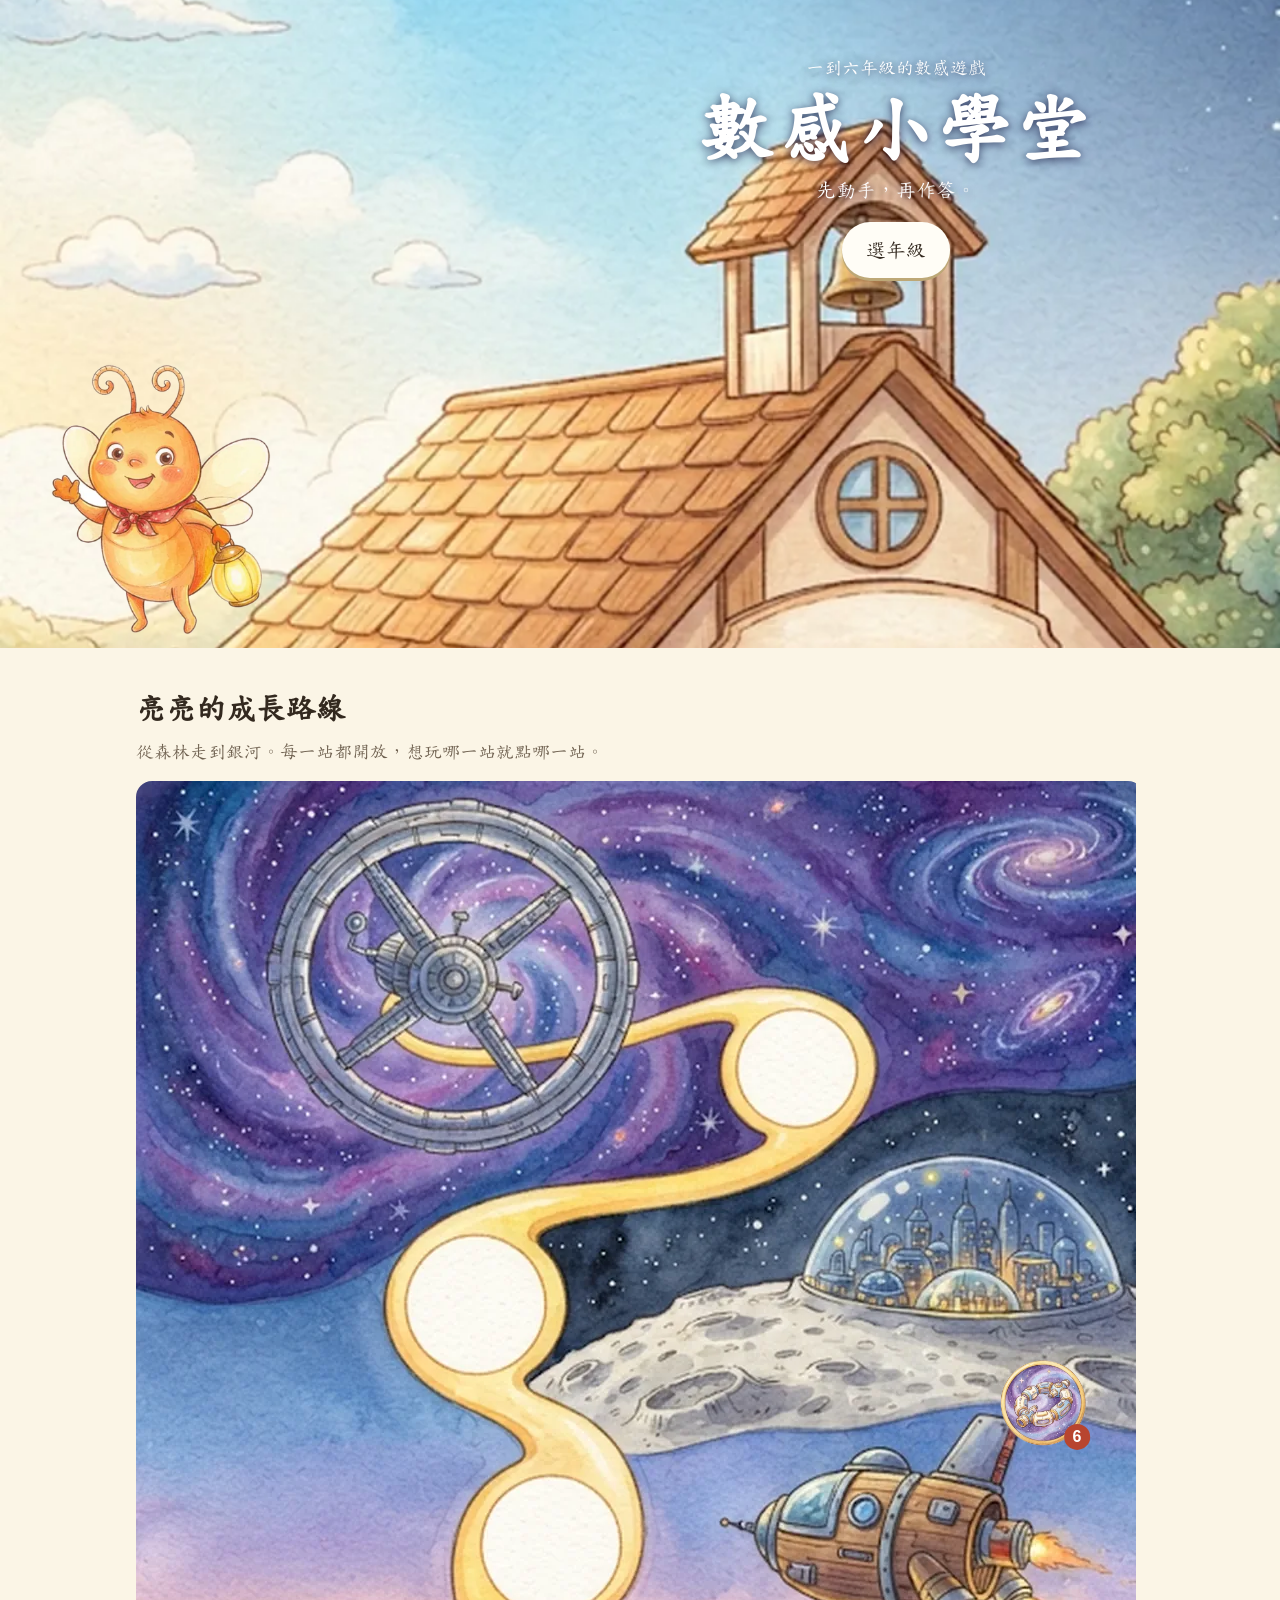
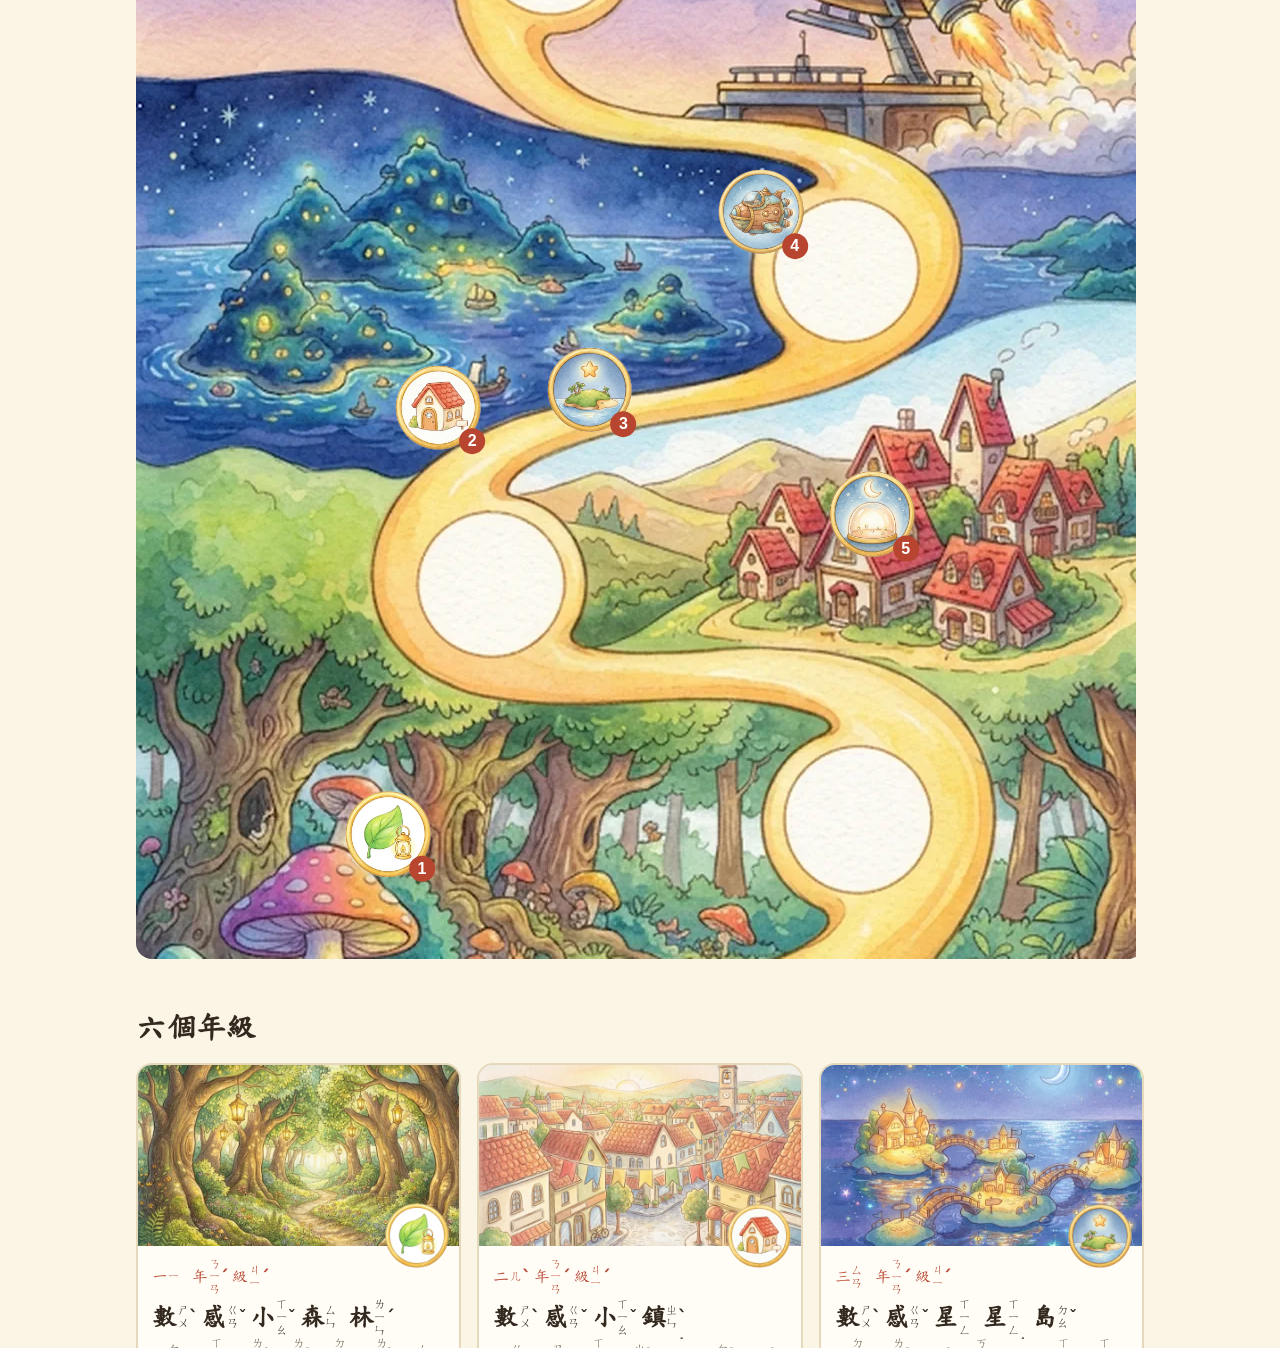
<file: index.html>
<!doctype html>
<html lang="zh-Hant"><head><meta charset="utf-8"><meta name="viewport" content="width=device-width,initial-scale=1">
<title>數感小學堂</title><link rel="icon" href="assets/badge1.webp">
<meta name="description" content="國小一到六年級的數感遊戲，先動手再作答。">
<link rel="stylesheet" href="school.css?v=202611030920"></head><body>
<header class="hero">
  <picture><source media="(min-width:760px)" srcset="assets/cover.webp"><img src="assets/cover_m.webp" alt="山坡上的小學堂"></picture>
  <div class="hero-t"><p class="kick">一到六年級的數感遊戲</p><h1>數感小學堂</h1><p class="sub">先動手，再作答。</p>
  <div class="hero-b"><a class="btn" id="cont" hidden></a><a class="btn alt" href="#map">選年級</a></div></div>
  <img class="hero-l" src="assets/liang_hi.webp" alt="亮亮">
</header>
<main>
<section id="map"><h2>亮亮的成長路線</h2><p class="lead">從森林走到銀河。每一站都開放，想玩哪一站就點哪一站。</p>
  <div class="map"><picture><source media="(min-width:760px)" srcset="assets/map_w.webp"><img src="assets/map_m.webp" alt="從森林到銀河的路線圖"></picture><div id="pins"></div></div></section>
<section><h2>六個年級</h2><div class="cards" id="cards"></div></section>
<section class="fam" id="fam"><h2><img src="assets/icon_parent.webp" alt="">給家長和老師</h2>
  <p>每個年級都依南一版單元與 107 年數學領域課綱設計。孩子先拿真實東西動手，看懂為什麼，最後才收成算式。每單元另有基礎、進階、益智、出題四組測驗；出題組讓孩子判斷哪個故事能用某個算式解、題目缺什麼，參考梁淑坤教授的擬題研究。五、六年級同時替國中鋪路，但不提前教國中內容。</p>
  <div class="tbl"><table><thead><tr><th>年級</th><th>遊戲</th><th>單元</th><th>測驗</th><th>完成測驗</th></tr></thead><tbody id="rows"></tbody></table></div>
  <p class="note">進度存在這台裝置的瀏覽器裡，換裝置或清除瀏覽資料就不會留著。</p></section>
</main>
<footer><img src="assets/liang_book.webp" alt=""><p>題目與插圖皆為自編，供學習使用。</p></footer>
<script src="school.js?v=202611030920"></script></body></html>
</file>
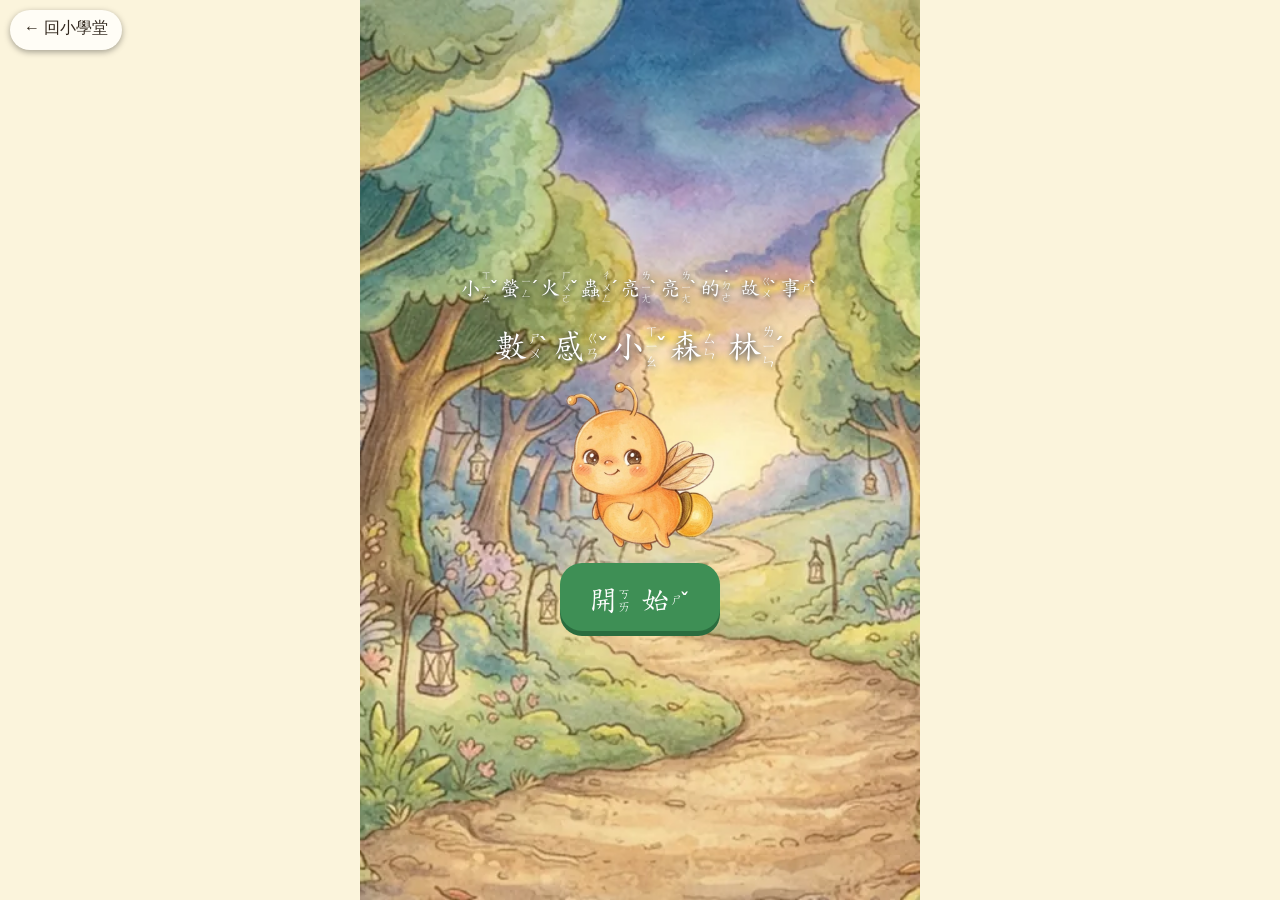
<file: g1/index.html>
<!doctype html>
<html lang="zh-Hant">
<head>
<meta charset="utf-8">
<meta name="viewport" content="width=device-width,initial-scale=1,viewport-fit=cover,user-scalable=no">
<meta name="theme-color" content="#3e8f55">
<title>數感小森林</title>
<link rel="stylesheet" href="style.css?v=202611030920">
</head>
<body>
<main id="app"></main>
<script>window.APP_V="202611030920"</script>
<script src="zy.js?v=202611030920"></script>
<script src="quiz.js?v=202611030920"></script>
<script src="logic.js?v=202611030920"></script>
<script src="story.js?v=202611030920"></script>
<script src="game.js?v=202611030920"></script>
<style>#to-school{position:fixed;left:10px;top:10px;z-index:9999;padding:8px 14px;min-height:40px;border-radius:999px;background:#fffdf6;color:#33291f;font:16px sans-serif;text-decoration:none;box-shadow:0 2px 6px rgba(0,0,0,.35)}</style>
<a id="to-school" href="../" hidden>← 回小學堂</a>
<script>(function(){var a=document.getElementById('to-school');function u(){a.hidden=!document.querySelector('.kicker')}new MutationObserver(u).observe(document.body,{childList:true,subtree:true});u()})()</script>
</body>
</html>
</file>
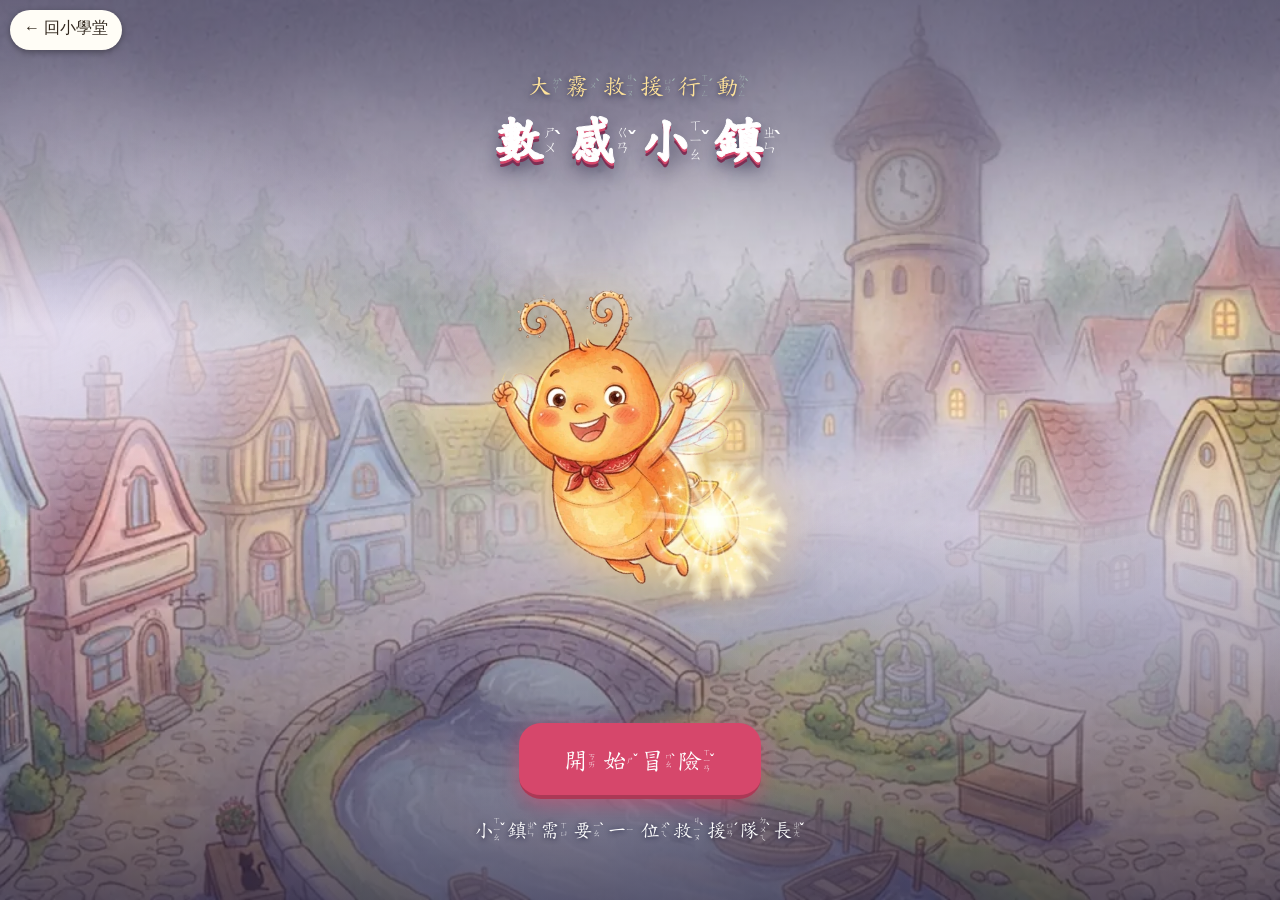
<file: g2/index.html>
<!doctype html>
<html lang="zh-Hant">
<head>
<meta charset="utf-8">
<meta name="viewport" content="width=device-width,initial-scale=1,viewport-fit=cover,user-scalable=no">
<meta name="theme-color" content="#fff6e3">
<title>數感小鎮</title>
<link rel="stylesheet" href="style.css?v=202611030920">
</head>
<body>
<main id="app"></main>
<script>window.APP_V="202611030920"</script>
<script src="zy.js?v=202611030920"></script>
<script src="quiz.js?v=202611030920"></script>
<script src="logic.js?v=202611030920"></script>
<script src="story.js?v=202611030920"></script>
<script src="game.js?v=202611030920"></script>
<style>#to-school{position:fixed;left:10px;top:10px;z-index:9999;padding:8px 14px;min-height:40px;border-radius:999px;background:#fffdf6;color:#33291f;font:16px sans-serif;text-decoration:none;box-shadow:0 2px 6px rgba(0,0,0,.35)}</style>
<a id="to-school" href="../" hidden>← 回小學堂</a>
<script>(function(){var a=document.getElementById('to-school');function u(){a.hidden=!document.querySelector('.kicker')}new MutationObserver(u).observe(document.body,{childList:true,subtree:true});u()})()</script>
</body>
</html>
</file>
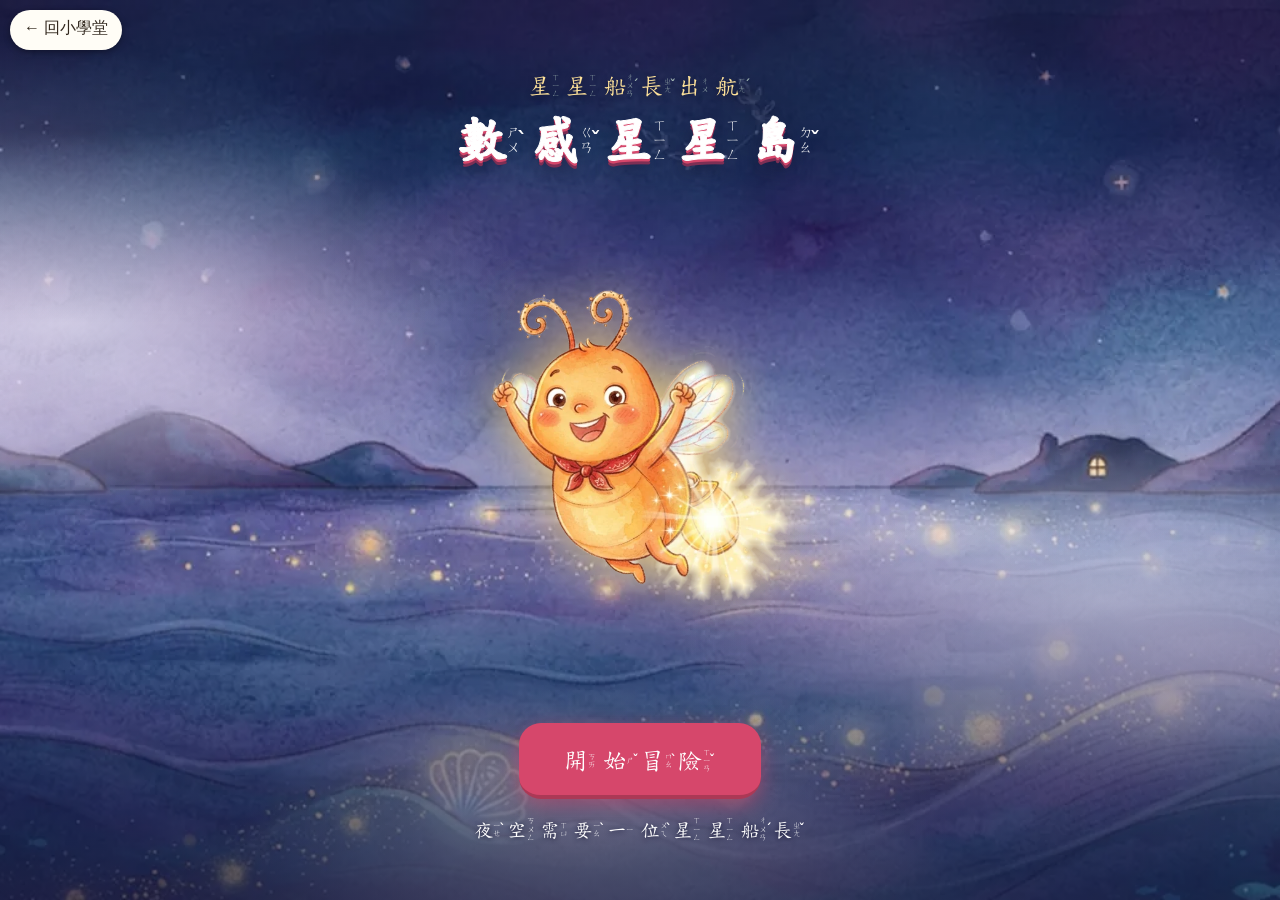
<file: g3/index.html>
<!doctype html>
<html lang="zh-Hant">
<head>
<meta charset="utf-8">
<meta name="viewport" content="width=device-width,initial-scale=1,viewport-fit=cover,user-scalable=no">
<meta name="theme-color" content="#272a52">
<title>數感星星島</title>
<link rel="stylesheet" href="style.css?v=202611030920">
</head>
<body>
<main id="app"></main>
<script>window.APP_V="202611030920"</script>
<script src="zy.js?v=202611030920"></script>
<script src="quiz.js?v=202611030920"></script>
<script src="logic.js?v=202611030920"></script>
<script src="story.js?v=202611030920"></script>
<script src="game.js?v=202611030920"></script>
<style>#to-school{position:fixed;left:10px;top:10px;z-index:9999;padding:8px 14px;min-height:40px;border-radius:999px;background:#fffdf6;color:#33291f;font:16px sans-serif;text-decoration:none;box-shadow:0 2px 6px rgba(0,0,0,.35)}</style>
<a id="to-school" href="../" hidden>← 回小學堂</a>
<script>(function(){var a=document.getElementById('to-school');function u(){a.hidden=!document.querySelector('.kicker')}new MutationObserver(u).observe(document.body,{childList:true,subtree:true});u()})()</script>
</body>
</html>
</file>
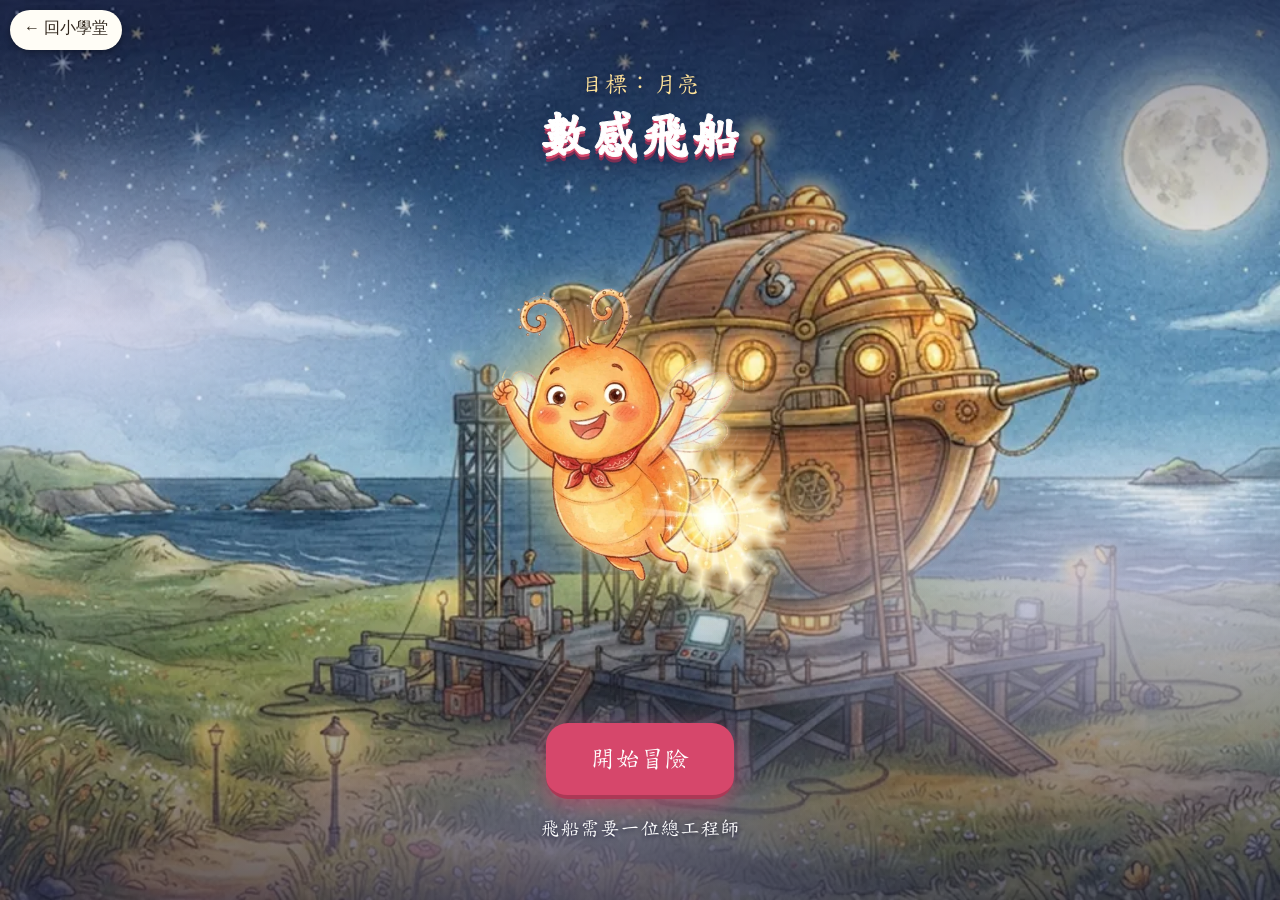
<file: g4/index.html>
<!doctype html>
<html lang="zh-Hant">
<head>
<meta charset="utf-8">
<meta name="viewport" content="width=device-width,initial-scale=1,viewport-fit=cover,user-scalable=no">
<meta name="theme-color" content="#272a52">
<title>數感飛船</title>
<link rel="stylesheet" href="style.css?v=202611030920">
</head>
<body>
<main id="app"></main>
<script>window.APP_V="202611030920"</script>
<script src="quiz.js?v=202611030920"></script>
<script src="logic.js?v=202611030920"></script>
<script src="story.js?v=202611030920"></script>
<script src="game.js?v=202611030920"></script>
<style>#to-school{position:fixed;left:10px;top:10px;z-index:9999;padding:8px 14px;min-height:40px;border-radius:999px;background:#fffdf6;color:#33291f;font:16px sans-serif;text-decoration:none;box-shadow:0 2px 6px rgba(0,0,0,.35)}</style>
<a id="to-school" href="../" hidden>← 回小學堂</a>
<script>(function(){var a=document.getElementById('to-school');function u(){a.hidden=!document.querySelector('.kicker')}new MutationObserver(u).observe(document.body,{childList:true,subtree:true});u()})()</script>
</body>
</html>
</file>
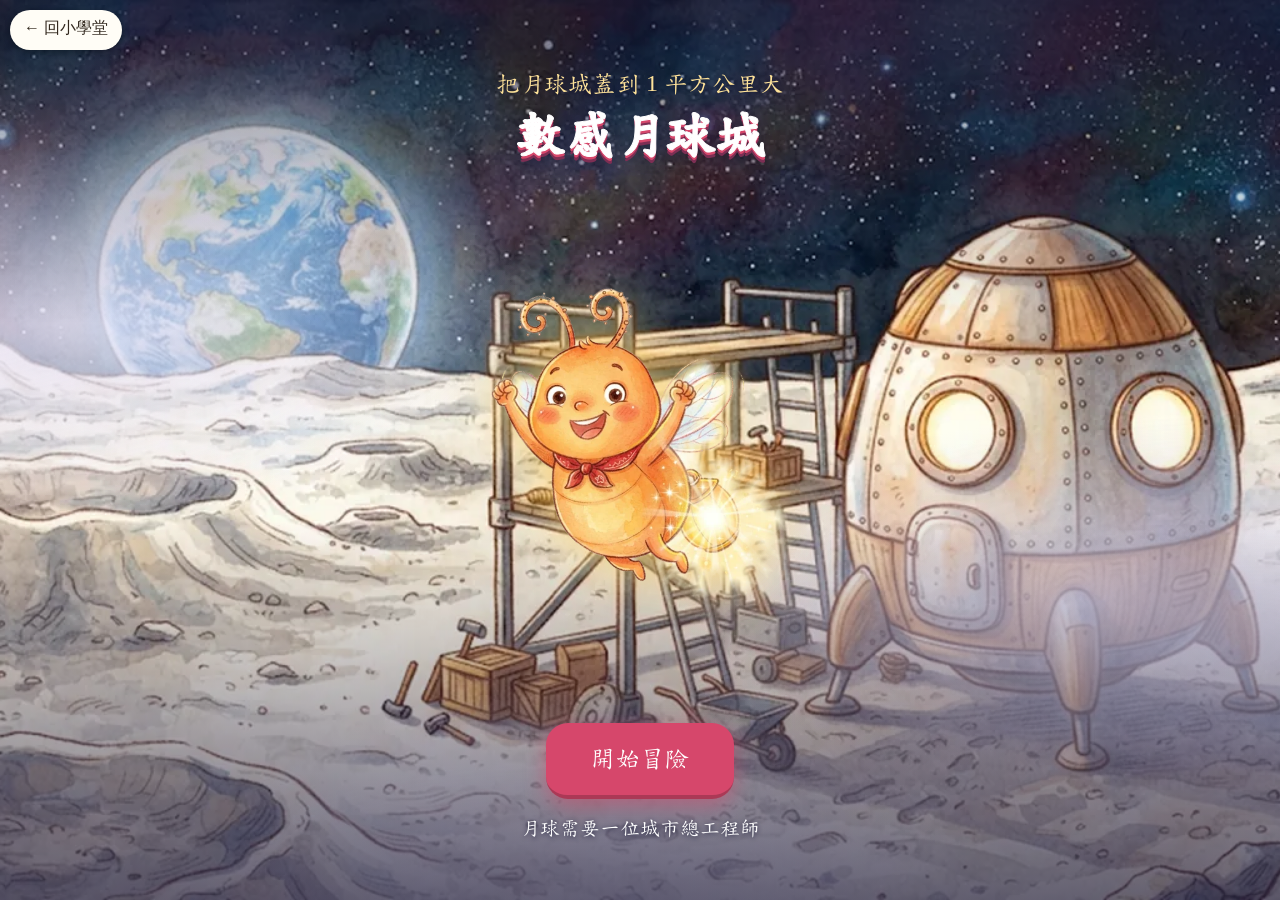
<file: g5/index.html>
<!doctype html>
<html lang="zh-Hant">
<head>
<meta charset="utf-8">
<meta name="viewport" content="width=device-width,initial-scale=1,viewport-fit=cover,user-scalable=no">
<meta name="theme-color" content="#272a52">
<title>數感月球城</title>
<link rel="icon" href="data:,">
<link rel="stylesheet" href="style.css?v=202611030920">
</head>
<body>
<main id="app"></main>
<script>window.APP_V="202611030920"</script>
<script src="quiz.js?v=202611030920"></script>
<script src="logic.js?v=202611030920"></script>
<script src="story.js?v=202611030920"></script>
<script src="game.js?v=202611030920"></script>
<style>#to-school{position:fixed;left:10px;top:10px;z-index:9999;padding:8px 14px;min-height:40px;border-radius:999px;background:#fffdf6;color:#33291f;font:16px sans-serif;text-decoration:none;box-shadow:0 2px 6px rgba(0,0,0,.35)}</style>
<a id="to-school" href="../" hidden>← 回小學堂</a>
<script>(function(){var a=document.getElementById('to-school');function u(){a.hidden=!document.querySelector('.kicker')}new MutationObserver(u).observe(document.body,{childList:true,subtree:true});u()})()</script>
</body>
</html>
</file>
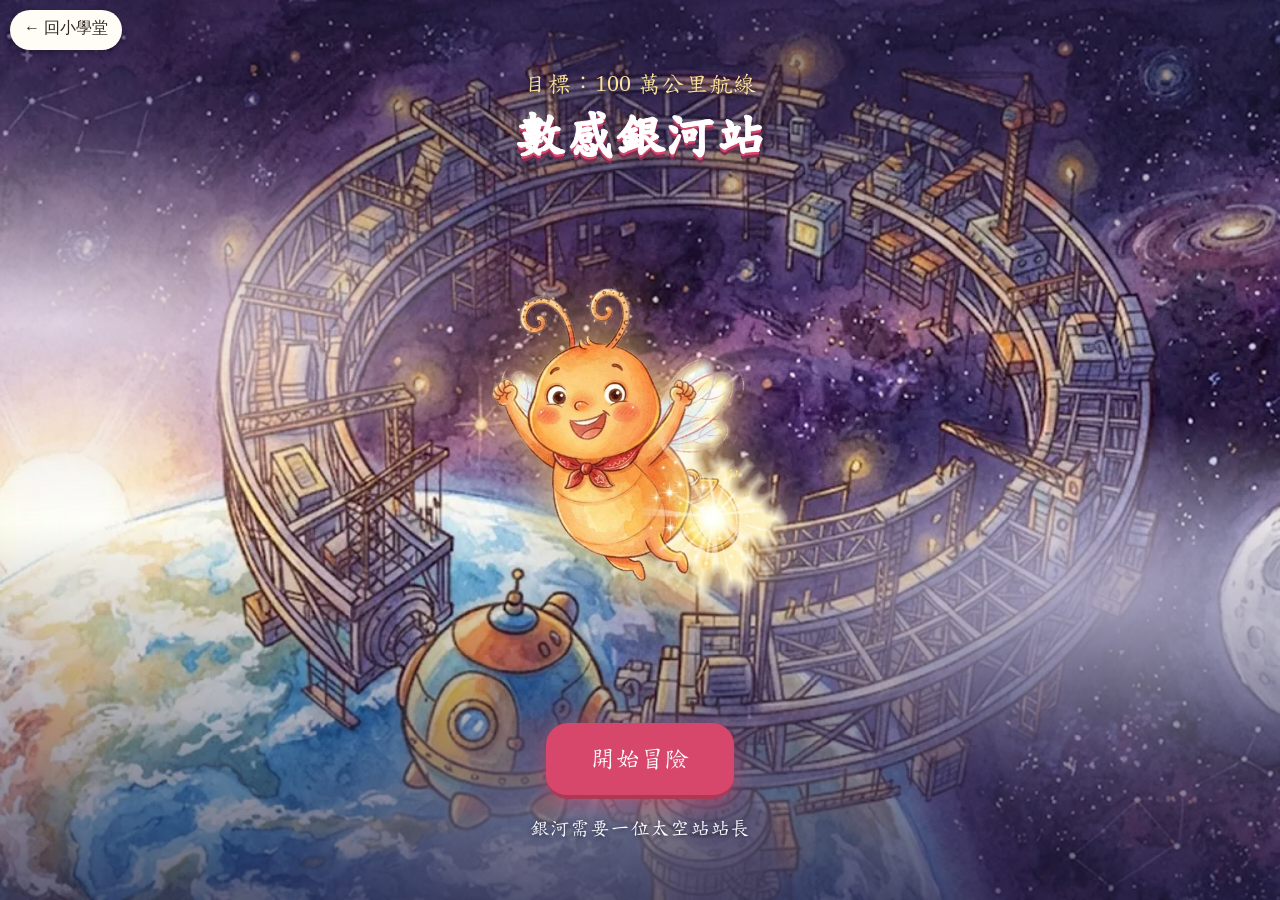
<file: g6/index.html>
<!doctype html>
<html lang="zh-Hant">
<head>
<meta charset="utf-8">
<meta name="viewport" content="width=device-width,initial-scale=1,viewport-fit=cover,user-scalable=no">
<meta name="theme-color" content="#272a52">
<title>數感銀河站</title>
<link rel="stylesheet" href="style.css?v=202611030920">
</head>
<body>
<main id="app"></main>
<script>window.APP_V="202611030920"</script>
<script src="quiz.js?v=202611030920"></script>
<script src="logic.js?v=202611030920"></script>
<script src="story.js?v=202611030920"></script>
<script src="game.js?v=202611030920"></script>
<style>#to-school{position:fixed;left:10px;top:10px;z-index:9999;padding:8px 14px;min-height:40px;border-radius:999px;background:#fffdf6;color:#33291f;font:16px sans-serif;text-decoration:none;box-shadow:0 2px 6px rgba(0,0,0,.35)}</style>
<a id="to-school" href="../" hidden>← 回小學堂</a>
<script>(function(){var a=document.getElementById('to-school');function u(){a.hidden=!document.querySelector('.kicker')}new MutationObserver(u).observe(document.body,{childList:true,subtree:true});u()})()</script>
</body>
</html>
</file>
<file: school.css>
@font-face { font-family: SGKai; src: url(assets/kai.woff2) format("woff2"); font-display: swap; }
:root { --ink: #33291f; --soft: #6d5f4e; --paper: #fbf5e6; --card: #fffdf6; --line: #e6d9bb; --red: #b8452f; --gold: #e0a92f; --night: #24305e; }
* { box-sizing: border-box; }
html { scroll-behavior: smooth; }
body { margin: 0; background: var(--paper); color: var(--ink); font-family: SGKai, "Kaiti TC", "BiauKai", "DFKai-SB", serif; font-size: 18px; line-height: 1.6; }
img { display: block; max-width: 100%; }
a { color: inherit; }
[hidden] { display: none !important; }
.zc { display: inline-flex; align-items: center; white-space: nowrap; line-height: 1.2; vertical-align: middle; }
.bp { position: relative; display: inline-flex; flex-direction: column; align-items: center; justify-content: center; width: 1.9em; padding-right: .9em; margin-left: .04em; margin-right: .08em; font: 400 max(.5em, 12px)/1.08 "Microsoft JhengHei", "PingFang TC", "Noto Sans TC", sans-serif; letter-spacing: 0; }
.bp span { display: block; }
.bp .tone { position: absolute; right: 0; top: 50%; width: .9em; text-align: center; font-size: 1.3em; font-weight: 700; font-style: normal; line-height: 1; transform: translateY(-50%); }
.bp .qing { display: block; font-size: 1.35em; font-weight: 700; font-style: normal; line-height: .55; }
h1 .bp { font-size: 15px; }
h2 .bp, .c-t h3 .bp, .btn .bp { font-size: 12px; }
.hero { position: relative; overflow: hidden; background: var(--night); }
.hero picture img { width: 100%; height: 100svh; min-height: 560px; max-height: 960px; object-fit: cover; }
.hero-t { position: absolute; inset: 0 0 auto 0; padding: 7vh 16px 0; text-align: center; color: #fff; text-shadow: 0 2px 10px rgba(20,20,60,.75); }
.kick { margin: 0; font-size: 18px; }
h1 { margin: 2px 0; white-space: nowrap; font-size: clamp(40px, 12vw, 76px); line-height: 1.15; letter-spacing: .04em; }
.sub { margin: 0 0 16px; font-size: 20px; }
.hero-b { display: flex; flex-wrap: wrap; gap: 10px; justify-content: center; }
.btn { display: inline-block; padding: 12px 24px; min-height: 48px; border-radius: 999px; background: var(--red); color: #fff; font-size: 20px; text-decoration: none; text-shadow: none; box-shadow: 0 3px 0 #7d2c1c; }
.btn.alt { background: #fffdf6; color: var(--ink); box-shadow: 0 3px 0 #bda877; }
.hero-l { position: absolute; left: 4%; bottom: 2%; width: clamp(110px, 30vw, 220px); }
main { max-width: 1040px; margin: auto; padding: 0 16px; }
section { padding: 36px 0 8px; }
h2 { margin: 0 0 6px; font-size: 30px; }
.lead { margin: 0 0 14px; color: var(--soft); }
.map { position: relative; max-width: 480px; margin: auto; border-radius: 16px; overflow: hidden; }
.pin { position: absolute; left: var(--mx); top: var(--my); width: 16%; aspect-ratio: 1; min-width: 56px; transform: translate(-50%, -50%); text-decoration: none; transition: transform .15s; }
.pin:hover, .pin:focus-visible { transform: translate(-50%, -50%) scale(1.12); }
.pin b { position: absolute; right: -4px; bottom: -4px; width: 26px; height: 26px; border-radius: 50%; background: var(--red); color: #fff; font: bold 16px/26px sans-serif; text-align: center; }
.cards { display: grid; gap: 16px; grid-template-columns: 1fr; margin-top: 12px; }
.card { display: block; background: var(--card); border: 2px solid var(--line); border-radius: 16px; overflow: hidden; text-decoration: none; transition: transform .15s, box-shadow .15s; }
.card:hover, .card:focus-visible { transform: translateY(-3px); box-shadow: 0 6px 16px rgba(80,60,20,.2); }
.pic { position: relative; aspect-ratio: 16/9; }
.pic > img:first-child { width: 100%; height: 100%; object-fit: cover; }
.bdg { position: absolute; right: 10px; bottom: -22px; width: 64px; }
.c-t { padding: 12px 14px 14px; }
.c-t small { color: var(--red); font-size: 16px; }
.c-t h3 { margin: 0; font-size: 25px; line-height: 1.5; }
.c-t p { margin: 0 0 8px; color: var(--soft); font-size: 17px; }
.bar { height: 8px; border-radius: 4px; background: #eee3c8; overflow: hidden; }
.bar i { display: block; height: 100%; background: var(--gold); }
.st { font-size: 15px; color: var(--soft); }
.fam h2 { display: flex; align-items: center; gap: 8px; }
.fam h2 img { width: 56px; }
.tbl { overflow-x: auto; }
table { width: 100%; min-width: 480px; border-collapse: collapse; background: var(--card); font-size: 16px; }
th, td { padding: 8px 10px; border-bottom: 1px solid var(--line); text-align: left; }
th { background: #f3e8cd; }
.note { color: var(--soft); font-size: 15px; }
footer { display: flex; align-items: center; justify-content: center; gap: 10px; padding: 28px 16px; color: var(--soft); font-size: 15px; }
footer img { width: 72px; }
@media (min-width: 620px) { .cards { grid-template-columns: repeat(2, 1fr); } }
@media (min-width: 760px) {
  .hero picture img { height: 72vh; min-height: 480px; }
  .hero-t { padding-top: 6vh; left: 40%; }
  .map { max-width: none; }
  .pin { left: var(--wx); top: var(--wy); width: 8.5%; }
}
@media (min-width: 960px) { .cards { grid-template-columns: repeat(3, 1fr); } }
@media (prefers-reduced-motion: reduce) { html { scroll-behavior: auto; } .card, .pin { transition: none; } }
</file>
<file: g1/style.css>
@font-face { font-family: "SGKai"; src: url(assets/kai.woff2) format("woff2"); font-display: swap; }
:root { --paper: #fbf4dc; --card: #fffdf7; --ink: #2f4032; --soft: #6b7a66; --line: #dcd2ac; --leaf: #3e8f55; --sun: #f2b632; --berry: #d6476b; --good: #2f9e6a; --warn: #d9772b; --sky: #3b82c4; }
* { box-sizing: border-box; -webkit-tap-highlight-color: transparent; }
html, body { margin: 0; background: var(--paper); color: var(--ink); font-family: "SGKai", "DFKai-SB", "BiauKai", "Kaiti TC", serif; overscroll-behavior: none; }
body { line-height: 1.6; font-size: 24px; }
#app { max-width: 560px; margin: 0 auto; padding: 8px 14px 28px; min-height: 100dvh; }
button { font: inherit; color: inherit; cursor: pointer; }
.num { font-family: "Trebuchet MS", "Arial Rounded MT Bold", Arial, sans-serif; font-weight: 700; }
.num.big { font-size: 40px; }
/* 注音 */
.zc { display: inline-flex; align-items: center; white-space: nowrap; line-height: 1.2; vertical-align: middle; }
.bp { position: relative; display: inline-flex; flex-direction: column; align-items: center; justify-content: center; width: 1.3em; padding-right: .42em; margin-left: .04em; font: 400 max(.46em, 11px)/1.02 "Microsoft JhengHei", "PingFang TC", "Noto Sans TC", system-ui, sans-serif; color: inherit; letter-spacing: 0; }
.bp span { display: block; }
.bp .tone { position: absolute; right: 0; top: 50%; transform: translateY(-55%); font-style: normal; line-height: 1; }
.bp .qing { display: block; font-style: normal; line-height: .5; }
.parent .bp { display: none; }
/* 上方 */
.top { display: flex; align-items: center; gap: 8px; margin-bottom: 8px; min-height: 52px; }
.icon-btn { width: 50px; height: 50px; border-radius: 50%; border: 2px solid var(--line); background: var(--card); font-size: 24px; flex: none; line-height: 1; padding: 0; }
.dots { flex: 1; display: flex; gap: 6px; align-items: center; min-width: 0; }
.dots i { width: 15px; height: 15px; border-radius: 50%; background: #e9dfbd; }
.dots i.g2 { background: var(--sun); } .dots i.g1 { background: #f7dc8f; } .dots i.g0 { background: #cbbf9a; }
.sem { background: var(--leaf); color: #fff; border-radius: 12px; padding: 2px 9px; font-size: 18px; flex: none; }
.skip { border: 2px solid var(--line); background: var(--card); border-radius: 22px; padding: 4px 13px; font-size: 19px; min-height: 48px; }
.say { display: flex; gap: 8px; align-items: flex-start; }
.spk { width: 46px; height: 46px; flex: none; border-radius: 50%; border: 2px solid var(--sun); background: #fff6d6; font-size: 21px; padding: 0; line-height: 1; }
.prompt1 { font-size: 27px; line-height: 1.45; flex: 1; }
.prompt1 .num { font-size: 32px; color: var(--berry); }
.scene { margin: 8px 0; } .scene:empty { display: none; }
.work { margin: 8px 0; }
.mg { font-size: 25px; min-height: 8px; text-align: center; line-height: 1.4; }
.mg.good { color: var(--good); } .mg.hint { color: var(--warn); }
.actions { display: flex; gap: 10px; justify-content: center; flex-wrap: wrap; margin-top: 8px; }
.btn { border: none; background: var(--leaf); color: #fff; border-radius: 22px; padding: 10px 28px; font-size: 26px; min-height: 66px; box-shadow: 0 5px 0 #2a6c3e; }
.btn.big { font-size: 30px; min-width: 150px; }
.btn.alt { background: #fff; color: var(--ink); box-shadow: 0 5px 0 var(--line); border: 2px solid var(--line); }
.btn:active { transform: translateY(3px); box-shadow: 0 2px 0 #2a6c3e; }
/* 物品 */
.ic { display: block; width: 100%; height: 100%; }
.it, .di, .fi { position: relative; display: inline-flex; align-items: center; justify-content: center; }
.bdg { position: absolute; right: -4px; top: -6px; min-width: 25px; height: 25px; background: var(--berry); color: #fff; border-radius: 13px; font: 700 16px/25px Arial, sans-serif; text-align: center; padding: 0 3px; font-style: normal; z-index: 2; pointer-events: none; }
.items { display: grid; grid-template-columns: repeat(5, 1fr); gap: 5px; justify-items: center; align-items: center; max-width: 360px; margin: 0 auto; }
.items > * { width: 100%; aspect-ratio: 1; max-width: 66px; }
.items.szS { grid-template-columns: repeat(5, 1fr); gap: 3px; } .items.szS > * { max-width: 48px; }
.gone { opacity: .28; filter: grayscale(1); display: inline-flex; }
.ghost { opacity: .35; outline: 3px dashed var(--line); border-radius: 12px; display: inline-flex; }
.empty { width: 120px; margin: 0 auto; }
.ani { display: block; max-width: 100%; height: 100%; object-fit: contain; pointer-events: none; user-select: none; }
.it svg, .it img { pointer-events: none; }
.lightme { background: none; border: none; padding: 0; position: relative; }
.lightme .tail { transition: .2s; }
.lightme.on .tail, .it.on .tail { fill: #ffe35c; filter: drop-shadow(0 0 7px #ffc400); }
.flash { animation: flash .35s 3 alternate; }
@keyframes flash { to { filter: brightness(1.35) drop-shadow(0 0 7px #ffc400); background-color: #fff2a8; } }
.shake { animation: shk .35s; } @keyframes shk { 25% { transform: translateX(-7px); } 75% { transform: translateX(7px); } }
.pop { animation: pop .3s; } @keyframes pop { from { transform: scale(.82); opacity: 0; } }
/* 選項 */
.opts { display: grid; gap: 10px; }
.opts.n2 { grid-template-columns: 1fr 1fr; } .opts.n3 { grid-template-columns: 1fr 1fr 1fr; } .opts.n4 { grid-template-columns: 1fr 1fr; }
.opt { min-height: 84px; border: 3px solid var(--line); background: var(--card); border-radius: 20px; font-size: 25px; padding: 7px 5px; display: flex; flex-direction: column; align-items: center; justify-content: center; line-height: 1.25; box-shadow: 0 4px 0 var(--line); position: relative; }
.opt.yes { border-color: var(--good); background: #e4f7ea; } .opt.no { border-color: #d9b4a8; opacity: .55; }
.opt .ic { width: 66px; height: 66px; } .opt .ani { height: 64px; }
.swatch { display: block; width: 58px; height: 28px; border-radius: 14px; margin-bottom: 3px; }
/* 拖放 */
.dg { touch-action: none; user-select: none; cursor: grab; }
.lift { opacity: .3; }
.ghost-d { position: fixed; z-index: 99; pointer-events: none; margin: 0; }
.pile { display: flex; flex-wrap: wrap; justify-content: center; gap: 5px; min-height: 66px; padding: 6px; background: #f4ebc9; border-radius: 16px; }
.di { width: 58px; height: 58px; }
.dz { border: 3px dashed #bba873; border-radius: 18px; background: #fffbe9; margin-top: 9px; }
.dz-in { display: flex; flex-wrap: wrap; gap: 3px; justify-content: center; align-items: center; min-height: 60px; padding: 4px; }
.dz-in .di { width: 50px; height: 50px; }
#dz { display: flex; align-items: center; padding: 5px; min-height: 120px; }
.dz-ic { width: 66px; flex: none; } #dz .dz-in { flex: 1; }
.plates { display: grid; grid-template-columns: 1fr 1fr; gap: 9px; }
.plate { border-radius: 50%; aspect-ratio: 1.1; display: flex; align-items: center; justify-content: center; border-style: solid; background: #fff; }
.bins { display: grid; gap: 8px; } .bins.n2, .bins.n4 { grid-template-columns: 1fr 1fr; } .bins.n3 { grid-template-columns: 1fr 1fr 1fr; }
.bin { padding: 5px; text-align: center; min-height: 118px; }
.bin b { font-weight: 400; font-size: 23px; }
.outl { display: block; width: 62px; height: 62px; margin: 0 auto; opacity: .3; filter: grayscale(.4); }
.binic { display: block; width: 44px; height: 44px; margin: 0 auto; }
.can { border-style: solid; border-width: 4px; border-top-width: 10px; border-radius: 8px 8px 18px 18px; }
.di.sel { outline: 4px solid var(--sun); border-radius: 8px; }
.ani-d { width: 62px; height: 62px; }
.boat { border: none; background: linear-gradient(#b87b45, #8a5a2b); border-radius: 12px 12px 60px 60px; padding: 9px; min-height: 96px; }
.boat .dz-in { min-height: 72px; } .boat .di { width: 54px; height: 54px; }
/* 兩群 */
.two { display: flex; align-items: center; gap: 6px; justify-content: center; }
.grp { flex: 1; min-width: 0; background: #fffbe9; border: 2px solid var(--line); border-radius: 16px; padding: 7px 4px; min-height: 76px; }
.grp-t { margin: 0 0 3px; font-size: 21px; text-align: center; line-height: 1.2; }
.grp .items { grid-template-columns: repeat(4, 1fr); } .sign { font-family: Arial; font-size: 34px; color: var(--berry); }
.two .grp .items > * { max-width: 46px; }
.two.small .grp { padding: 4px; }
/* 串 */
.strand { display: flex; margin: 3px auto; max-width: 340px; background: linear-gradient(transparent 46%, #8a5a2b 46%, #8a5a2b 54%, transparent 54%); justify-content: space-between; }
.strand > * { width: 9.6%; aspect-ratio: 1; display: block; }
.strand.tied { background: linear-gradient(transparent 44%, #d6476b 44%, #d6476b 56%, transparent 56%); }
.strand .bdg { min-width: 18px; height: 18px; font-size: 12px; line-height: 18px; }
.loose { display: flex; gap: 4px; justify-content: center; margin-top: 6px; flex-wrap: wrap; } .loose > * { width: 32px; height: 32px; }
.two.small .loose > * { width: 16px; height: 16px; } .two.small .strand > * { min-width: 0; }
.rack { min-height: 60px; } .rack-b { display: flex; flex-wrap: wrap; gap: 1px; margin: 2px; background: #f4ebc9; border-radius: 8px; padding: 1px; }
.rack-b .cellb { width: 26px; height: 42px; } .rack-b .tied { width: 62px; height: 62px; }
.rack { display: flex; flex-wrap: wrap; flex-direction: column; gap: 2px; }
.strand .cellb { width: 9.6%; aspect-ratio: 1; }
.pile.small .sb { width: 50px; height: 50px; border: none; background: none; padding: 0; }
/* 樹枝 */
.sticks { display: flex; flex-wrap: wrap; gap: 1px; justify-content: center; }
.sticks .bdl { width: 60px; height: 66px; } .sticks .one { width: 26px; height: 58px; }
.sticks.ones { margin-top: 5px; }
.two.small .sticks .bdl { width: 40px; height: 44px; } .two.small .sticks .one { width: 15px; height: 34px; }
.offable { background: none; border: none; padding: 0; cursor: pointer; } .out { opacity: .15; pointer-events: none; filter: grayscale(1); }
.flyaway { animation: fly .7s forwards; } @keyframes fly { to { transform: translate(35px, -90px) rotate(20deg); opacity: 0; } }
/* 十格盤 */
.frame { display: grid; grid-template-columns: repeat(5, 1fr); gap: 3px; max-width: 340px; margin: 5px auto; background: #8a5a2b; padding: 4px; border-radius: 10px; }
.cell { aspect-ratio: 1; background: #fffbe9; border-radius: 5px; display: flex; align-items: center; justify-content: center; }
.cell > * { width: 92%; height: 92%; } .fi { pointer-events: none; }
.fab .frame { max-width: 270px; }
.gone-row { display: flex; gap: 3px; justify-content: center; } .gone-row > * { width: 28px; height: 28px; }
/* 比長短 */
.track { position: relative; padding: 8px 0 8px 18px; background: #f4ebc9; border-radius: 14px; overflow: hidden; }
.startline { position: absolute; left: 16px; top: 0; bottom: 0; width: 5px; background: var(--berry); }
.worm { display: flex; align-items: center; margin: 7px 0; }
.seg { width: 34px; height: 34px; border-radius: 50%; border: 2px solid #fff6; margin-right: -2px; }
.wface { width: 36px; height: 36px; border-radius: 50%; position: relative; border: 2px solid #fff6; }
.wface::before, .wface::after { content: ''; position: absolute; top: 12px; width: 7px; height: 7px; border-radius: 50%; background: #23304a; } .wface::before { left: 8px; } .wface::after { right: 7px; }
.seg .bdg { font-size: 12px; min-width: 17px; height: 17px; line-height: 17px; }
.aw { touch-action: none; cursor: grab; width: max-content; } .aw.snap { filter: drop-shadow(0 0 5px #ffc400); }
.stand { position: relative; display: flex; justify-content: space-around; align-items: flex-end; height: 240px; background: #f4ebc9; border-radius: 14px; border-bottom: 6px solid #8a5a2b; }
.tall { text-align: center; display: flex; flex-direction: column; align-items: center; justify-content: flex-end; } .tall small { font-size: 18px; line-height: 1.1; }
.aw.v { align-self: flex-end; }
.ground { position: absolute; bottom: 0; left: 0; right: 0; height: 0; }
.hop { display: flex; align-items: center; height: 56px; } .hop .it { width: 32px; height: 32px; } .far .hop .ani { margin-left: 3px; }
/* 排隊 */
.queue { display: flex; align-items: flex-end; justify-content: flex-start; gap: 2px; background: #f4ebc9; border-radius: 14px; padding: 6px 2px; overflow: hidden; }
.front { font-size: 19px; color: var(--berry); flex: none; align-self: center; }
.q-a { flex: 1 1 0; min-width: 0; max-width: 64px; height: 78px; background: none; border: 3px solid transparent; border-radius: 12px; padding: 0; position: relative; display: block; }
.q-a .ani { width: 100%; height: 100%; } .q-a.yes, .q-a.mk { border-color: var(--good); background: #e4f7ea; } .q-a.no { opacity: .45; }
.ani-it { display: block; width: 100%; height: 100%; }
.pairs .pair-r { display: flex; gap: 2px; justify-content: center; } .pairs .it, .pairs .empty1 { width: 52px; height: 56px; }
/* 連線 */
.mt { position: relative; padding: 2px 0; } .mt-l { position: absolute; inset: 0; width: 100%; height: 100%; pointer-events: none; z-index: 2; }
.mt-r { display: flex; justify-content: center; gap: 4px; } .mt-r.bot { margin-top: 70px; }
.mt-a, .mt-b { width: 56px; height: 62px; border: 3px solid transparent; border-radius: 12px; background: #fffbe9; padding: 2px; } .sel { border-color: var(--sun) !important; } .used { background: #e4f7ea; }
.mt-a .ani { height: 100%; width: 100%; }
/* 鐘 */
.clock { display: block; width: min(280px, 72vw); margin: 0 auto; touch-action: none; }
#dial .hh, #dial .mh { cursor: grab; }
.big-ic { width: 130px; height: 130px; margin: 0 auto; }
/* 排事 */
.cards { display: grid; grid-template-columns: 1fr 1fr 1fr; gap: 8px; }
.card1 { position: relative; background: var(--card); border: 3px solid var(--line); border-radius: 16px; padding: 7px 2px; font-size: 23px; line-height: 1.25; } .card1 .ic { width: 62px; height: 62px; margin: 0 auto; }
/* 月曆 */
.cal { background: #fff; border: 3px solid #8a5a2b; border-radius: 13px; padding: 5px; max-width: 370px; margin: 0 auto; } .cal-m { text-align: center; font-size: 21px; line-height: 1.2; }
.cal-h, .cal-g { display: grid; grid-template-columns: repeat(7, 1fr); gap: 2px; text-align: center; } .cal-h b { font-weight: 400; font-size: 20px; line-height: 1.2; }
.cal-d { position: relative; aspect-ratio: 1; min-height: 44px; border: 1px solid var(--line); background: #fffbe9; border-radius: 7px; padding: 0; font: 700 17px Arial, sans-serif; }
.cal-d.mk { background: #ffe08a; border-color: var(--warn); } .cal-d.today { background: #d2ecd6; } .stard { position: absolute; top: -2px; right: 1px; font-size: 13px; font-style: normal; color: var(--warn); }
.scene .cal-d { min-height: 34px; pointer-events: none; font-size: 15px; }
.week { display: grid; grid-template-columns: repeat(7, 1fr); gap: 4px; } .wk { background: #fffbe9; border: 2px solid var(--line); border-radius: 9px; text-align: center; font-size: 22px; } .wk.mk { background: #ffe08a; }
/* 錢 */
.coin { display: block; width: 100%; height: 100%; }
.thing { display: flex; align-items: center; justify-content: center; gap: 7px; } .thing > svg { width: 62px; height: 62px; } .tag { background: #fff6d6; border: 2px solid var(--sun); border-radius: 13px; padding: 1px 13px; }
.tray { min-height: 92px; border-radius: 42px; border-style: solid; background: #f4ebc9; } .tray.tall2 { min-height: 150px; border-radius: 18px; }
.bank { display: flex; gap: 8px; justify-content: center; margin-top: 9px; }
.cb { width: 74px; height: 74px; border: none; background: none; padding: 0; } .cb.big { width: 104px; height: 118px; background: #f4ebc9; border-radius: 15px; padding: 5px; display: flex; flex-direction: column; align-items: center; font-size: 22px; line-height: 1.2; } .cb.big .ic { flex: 1; min-height: 0; }
.tc { width: 44px; height: 44px; border: none; background: none; padding: 0; } .tc.bdl { width: 52px; height: 60px; } .tc.one { width: 26px; height: 58px; }
/* 按鍵 */
.pad { display: grid; grid-template-columns: repeat(3, 1fr); gap: 7px; max-width: 330px; margin: 0 auto; }
.pad-show { grid-column: 1/4; height: 56px; background: #fff; border: 3px solid var(--line); border-radius: 13px; text-align: center; font: 700 38px/50px Arial, sans-serif; color: var(--berry); }
.pad button { height: 62px; border: 2px solid var(--line); border-bottom-width: 5px; background: var(--card); border-radius: 15px; font: 700 31px Arial, sans-serif; }
.pad .pad-ok { background: var(--leaf); color: #fff; border-color: #2a6c3e; font-family: "SGKai", serif; font-weight: 400; } .pad .pad-x { background: #f4ebc9; }
/* 路 */
.road { display: grid; grid-template-columns: repeat(var(--n), 1fr); padding: 4px; border: none; border-top: 3px solid #bda26a; border-bottom: 3px solid #bda26a; background: #e9d6a3; border-radius: 0; min-height: 70px; align-items: center; }
.slot { position: relative; display: block; aspect-ratio: 1; outline: 2px dashed #ad9663; outline-offset: -3px; }
.slot .bdg { top: -9px; }
.paths { background: #f4ebc9; border-radius: 13px; padding: 6px; } .path-r { display: flex; margin: 6px 0; align-items: center; min-height: 40px; }
.path-r .it { width: 38px; height: 38px; flex: none; } .joint { width: 4px; height: 44px; background: var(--berry); margin: 0 3px; flex: none; }
.path-r.foot .it { width: calc(100% / 6); height: 54px; flex: none; }
.path-r.clip .it { width: calc(100% / var(--w)); min-width: 0; height: 30px; flex: none; }
.path-r.foot .it { width: calc(100% / (var(--w) / 3)); }
.path-road { height: 10px; background: #bda26a; border-radius: 5px; }
/* 形狀 */
.tries { display: flex; justify-content: center; gap: 13px; min-height: 150px; align-items: flex-end; overflow: hidden; }
.try { width: 96px; height: 96px; background: none; border: none; padding: 0; position: relative; }
.roll { animation: roll 1.1s forwards; } @keyframes roll { to { transform: translateX(130px) rotate(540deg); opacity: .5; } }
.still { animation: shk .4s; } .fall { animation: fall .6s forwards; } @keyframes fall { 50% { transform: translateY(-50px); } to { transform: translate(60px, 0) rotate(120deg); } }
.dbl { position: absolute; left: 0; bottom: 94%; width: 100%; height: 100%; animation: pop .3s; }
.puz { display: block; width: min(270px, 70vw); margin: 0 auto; background: #fffbe9; border-radius: 13px; touch-action: none; }
.pcs { display: flex; flex-wrap: wrap; gap: 7px; justify-content: center; align-items: center; margin-top: 8px; min-height: 90px; background: #f4ebc9; border-radius: 13px; padding: 5px; } .pc { display: inline-block; } .pc svg { display: block; }
.dot { cursor: pointer; }
.blk-w { display: grid; grid-template-columns: 1fr 1fr; gap: 12px; } .blk { display: grid; gap: 2px; background: #f4ebc9; padding: 4px; border-radius: 9px; }
.bk { aspect-ratio: 1; min-height: 44px; border: 1px dashed #c6b57f; background: #fffbe9; border-radius: 5px; padding: 0; display: block; } .bk.f { background: #4f9ad6; border: 2px solid #2f6da6; }
/* 記錄 */
.marks { display: flex; justify-content: center; gap: 9px; } .mk-b { width: 56px; height: 56px; font-size: 27px; border-radius: 13px; border: 3px solid var(--line); background: var(--card); } .mk-b.sel { border-color: var(--sun); background: #fff6d6; }
.rec { border-bottom: 2px dashed var(--line); padding: 4px 0; } .rec-h { display: flex; gap: 2px; align-items: center; flex-wrap: wrap; } .rec-h b { font-weight: 400; margin-right: 4px; } .rec-h .ic { width: 34px; height: 34px; }
.rec-m { display: flex; align-items: center; gap: 5px; } .addm { width: 52px; height: 52px; border-radius: 50%; border: 2px solid var(--leaf); background: #e4f7ea; font-size: 25px; flex: none; padding: 0; } .ml { border: none; background: none; font-size: 25px; padding: 0 3px; }
.rec-l { display: flex; flex-wrap: wrap; }
.tally .t-row { display: flex; align-items: center; flex-wrap: wrap; gap: 2px; border-bottom: 2px dashed var(--line); padding: 2px 0; } .t-row b { font-weight: 400; margin-right: 6px; } .t-row .it { width: 42px; height: 42px; }
.bundle-big { display: block; width: 132px; height: 150px; border: none; background: none; margin: 0 auto; }
/* 首頁 */
.home-head { position: relative; margin: -8px -14px 8px; padding: 10px 14px 12px; background-size: cover; background-position: center; color: #fff; }
.home-head .vc { position: absolute; right: 10px; top: 10px; }
.logo { font-size: 38px; white-space: nowrap; margin: 0; text-shadow: 0 2px 6px #123; font-weight: 400; } .logo.small { font-size: 30px; }
.kicker { font-size: 24px; margin: 0; text-shadow: 0 2px 4px #123; }
.hero-row { display: flex; align-items: center; gap: 6px; margin-top: 3px; } .hero-row img { width: 72px; flex: none; }
.hero-say { display: flex; align-items: center; gap: 5px; background: #fffef7ee; color: var(--ink); padding: 5px 9px; border-radius: 15px; font-size: 23px; line-height: 1.3; }
.lit-bar { height: 11px; border-radius: 6px; background: #ffffff66; margin-top: 7px; overflow: hidden; } .lit-bar i { display: block; height: 100%; background: var(--sun); }
.part { font-size: 27px; margin: 11px 0 4px; font-weight: 400; color: var(--leaf); }
.stn-grid { display: grid; grid-template-columns: 1fr 1fr; gap: 9px; }
.stn { position: relative; height: 128px; border: 3px solid var(--line); border-radius: 17px; background-size: cover; background-position: center; padding: 0; overflow: hidden; display: flex; flex-direction: column; justify-content: flex-end; filter: saturate(.72) brightness(.92); }
.stn.lit { filter: none; border-color: var(--sun); } .stn.now { filter: none; border-color: var(--leaf); box-shadow: 0 0 0 3px #3e8f5555; }
.stn b { background: #fffef2e6; font-size: 23px; font-weight: 400; line-height: 1.25; padding: 2px 2px; display: block; text-align: center; }
.stn-n { position: absolute; left: 5px; top: 5px; background: var(--ink); color: #fff; border-radius: 12px; min-width: 28px; font: 700 17px/26px Arial; }
.stn-sem { position: absolute; right: 4px; top: 4px; font-size: 16px; padding: 0 5px; line-height: 1.3; } .stn-l { position: absolute; left: 38px; top: 3px; font-size: 16px; }
.dock { display: flex; gap: 8px; margin-top: 13px; } .dock button { flex: 1; min-height: 64px; border-radius: 16px; border: 2px solid var(--line); background: var(--card); font-size: 22px; }
.cover { margin: -8px -14px; min-height: 100dvh; background-size: cover; background-position: center; display: flex; flex-direction: column; align-items: center; justify-content: center; gap: 11px; color: #fff; }
.hero-big { width: 150px; }
.comic { margin: -8px -14px -28px; min-height: 100dvh; background-size: cover; background-position: center; display: flex; flex-direction: column; align-items: center; justify-content: flex-end; padding: 12px; gap: 11px; position: relative; }
.comic-top { position: absolute; top: 9px; left: 9px; right: 9px; display: flex; justify-content: space-between; } .comic-who { width: 170px; max-height: 40vh; object-fit: contain; }
.bubble { display: flex; gap: 7px; background: #fffef7f4; border: 3px solid var(--sun); border-radius: 20px; padding: 11px; width: 100%; align-items: flex-start; } .bubble-t { font-size: 28px; line-height: 1.45; }
.word-card { background: var(--berry); color: #fff; padding: 7px 24px; border-radius: 20px; font-size: 40px; box-shadow: 0 5px 0 #a02d4d; }
.st-img { height: 180px; background-size: cover; background-position: center; border-radius: 17px; display: flex; align-items: flex-end; justify-content: center; } .st-img img { height: 124px; }
.st-name { font-size: 31px; font-weight: 400; margin: 9px 0 3px; display: flex; align-items: center; gap: 7px; flex-wrap: wrap; } .st-say { margin: 3px 0 9px; font-size: 25px; }
.end { margin: -8px -14px -28px; min-height: 100dvh; background-size: cover; display: flex; align-items: center; justify-content: center; padding: 16px; } .end-card { background: #fffef7f2; border-radius: 22px; padding: 15px; text-align: center; width: 100%; } .end-t { font-size: 33px; font-weight: 400; margin: 3px 0; } .end-l { margin: 3px 0 9px; font-size: 25px; } .lamps { margin: 0; font-size: 33px; line-height: 1.1; }
.parent { font-family: "Microsoft JhengHei", sans-serif; font-size: 16px; } .parent table { border-collapse: collapse; width: 100%; } .parent td, .parent th { border: 1px solid var(--line); padding: 3px 5px; }
/* 題庫頁共用 */
.page-h { font-size: 27px; font-weight: 400; margin: 0; } .tag { font-size: 23px; margin: 5px 0; }
.lessons { display: grid; gap: 8px; } .lesson { display: flex; justify-content: space-between; align-items: center; background: var(--card); border: 2px solid var(--line); border-radius: 15px; padding: 9px; font-size: 23px; } .l-t { display: flex; flex-direction: column; } .l-t b { font-weight: 400; } small { font-size: .78em; }
.trail { text-align: center; font-size: 21px; } .prompt { font-size: 26px; line-height: 1.5; } .msg { font-size: 23px; } .msg.good { color: var(--good); } .msg.hint { color: var(--warn); }
.choices.col { display: grid; gap: 8px; width: 100%; } .choice { background: var(--card); border: 3px solid var(--line); border-radius: 15px; min-height: 66px; font-size: 25px; } .choice.no { opacity: .5; }

.opt-t { display: inline-block; line-height: 1.3; }
.opts.n3 .opt { font-size: 22px; }
.opt .opt-t .num { font-size: 26px; }

.path-r .it { flex: 1 1 0; min-width: 0; max-width: 38px; }
.path-r .it svg { width: 100%; }
.joint { flex: none; }
.scene .frame { max-width: 250px; margin: 3px auto; }
.scene .fab .frame { max-width: 250px; }
.pad.done button { display: none; }
.cover { margin-bottom: -28px; }
/* 聲調要看得清楚：獨立一欄、放大加粗 */
.bp { font-size: max(.5em, 12px); line-height: 1.08; width: 1.9em; padding-right: .9em; margin-right: .08em; }
.bp .tone { right: 0; width: .9em; text-align: center; font-size: 1.3em; font-weight: 700; top: 50%; transform: translateY(-50%); }
.bp .qing { font-size: 1.35em; font-weight: 700; line-height: .55; }
/* 聲調欄寬和字級對齊，不壓到注音 */
.bp { width: 2.05em; padding-right: 1.05em; }
.bp .tone { width: .8em; }
.logo { font-size: 34px; } .kicker { font-size: 21px; }
.week { grid-template-columns: repeat(7, minmax(0, 1fr)); gap: 2px; } .wk { font-size: 17px; border-width: 1px; }
/* 觀念引導修改（2026-11）：換位子的散排、十格框外一排、拿走的分兩處、排得對不對、小故事紀錄 */
.items.spread > *:nth-child(odd) { transform: translateY(14px); } .items.spread > *:nth-child(3n) { transform: translate(-6px, -8px); }
.items.spread { grid-template-columns: repeat(4, 1fr); row-gap: 18px; padding-top: 6px; }
.loose-row { display: flex; gap: 6px; justify-content: center; margin: 4px auto; } .loose-row > .it, .loose-row > .gone { width: 44px; height: 44px; }
.frame.loosef .nocell { background: transparent; }
.scene .frame.loosef { background: #c9b48a; }
.lay2 .lay-r { margin: 4px 0; } .lay-t { font-weight: 400; font-size: 21px; display: block; }
.lay2 .path-r { border-bottom: 4px solid #bda26a; justify-content: flex-start; gap: 0; }
.lay2 .path-r .it { max-width: 52px; height: 34px; }
.lay2 .path-r.gappy { gap: 16px; }
.ls-note { display: block; margin: 0 auto 8px; border: 2px dashed var(--line); background: var(--card); border-radius: 14px; font-size: 21px; padding: 4px 12px; }
.comic-top .skip { margin-left: auto; margin-right: 8px; }
.try.lying svg { transform: rotate(90deg); }
.plate.sel { border-color: var(--sun); box-shadow: 0 0 0 4px #f2b63266; }
.top { gap: 5px; flex-wrap: wrap; row-gap: 6px; } .top .icon-btn { width: 44px; height: 44px; } .top .skip { white-space: nowrap; flex: none; padding: 4px 9px; }
.lay2 { background: #f4ebc9; border-radius: 13px; padding: 6px 8px; } .lay-svg { display: block; width: 100%; height: auto; }

/* 注音縮小（2026-11-03 老師要求：版面更好讀）；聲調比例放大，保持看得清楚 */
.bp { font-size: max(0.42em, 11px); line-height: 1.05; width: 1.62em; padding-right: .7em; margin-right: .06em; }
.bp .tone { width: .7em; font-size: 1.45em; line-height: .8; }
.bp .qing { font-size: 1.35em; line-height: .55; }
/* 注音換顏色：跟國字分開，想看字的一眼就看到字（和原本字色混一點藍，深淺背景都看得清楚） */
.bp { color: inherit; color: color-mix(in srgb, currentColor 55%, #2f7fd0); opacity: 1; }
:is(h1, .btn, .keypad .go, .hero, .daily-btn, .logo, .title-note, .skip, .badge, .lock, .dock .hot, .ctag, .wood, .cal-g, .c2step.on, .drill-btn, .termtag, .c3l.stick, .seg-h, .sem, .bdg, .pad-ok, .home-head, .stn-n, .cover) .bp { color: inherit; }  /* 白字、彩色底的地方維持原色才看得清楚 */

/* 單元數感測驗 */
.quiz-entry { position: relative; z-index: 2; display: flex; align-items: center; gap: 10px; width: 100%; background: rgba(255,253,247,.97); border-radius: 16px; border-bottom: 4px solid #d8c9a6; padding: 8px 14px; margin-bottom: 10px; min-height: 58px; }
.quiz-entry b { font-size: 21px; flex: 0 0 auto; white-space: nowrap; text-align: left; }
.quiz-entry small { font-size: 15px; color: var(--soft); flex: 1; min-width: 0; text-align: right; }
.quiz-entry > span { font-family: system-ui, sans-serif; font-size: 22px; }
.q-units { display: flex; flex-direction: column; gap: 10px; }
.q-unit { background: var(--card); border: 2px solid var(--line); border-radius: 14px; padding: 10px; display: flex; flex-direction: column; gap: 5px; }
.q-unit > b { font-size: 20px; }
.q-unit > small { font-size: 15px; color: var(--soft); line-height: 1.6; }
.q-lv { display: grid; grid-template-columns: repeat(3, 1fr); gap: 5px; }
.q-lv button { display: flex; flex-direction: column; align-items: center; background: #fff7e0; border: 2px solid var(--sun); border-bottom-width: 4px; border-radius: 10px; padding: 5px 2px; min-height: 58px; font-size: 16px; }
.q-lv button small { font-size: 13px; color: var(--soft); }
.q-bar { height: 8px; background: #eef0f4; border-radius: 99px; overflow: hidden; margin-bottom: 6px; }
.q-bar i { display: block; height: 100%; background: var(--leaf); }
.q-pic { white-space: pre-line; text-align: left; width: fit-content; max-width: 100%; margin-left: auto !important; margin-right: auto !important; font-size: 26px; line-height: 1.35; font-family: system-ui, sans-serif; margin: 8px 0; word-break: break-all; }
.choices.col .choice { width: 100%; }
/* 應用題（讀題驗收） */
.wp-in { margin-top: 10px; }
.wp-item .sem { font-size: 14px; white-space: normal; text-align: right; max-width: 42%; font-style: normal; }
.wp-tools { display: flex; gap: 8px; justify-content: center; flex-wrap: wrap; margin: 6px 0; }
.wp-tools .btn { min-width: 0; min-height: 46px; padding: 4px 16px; font-size: 19px; }
.wp-tools .btn.lit { background: #fff1c2; border-color: var(--sun); }
.wp-tools .btn[disabled] { opacity: .45; }
.wp-hints, .wp-guide { background: #fffaf0; border: 2px dashed var(--sun); border-radius: 14px; padding: 8px 10px; margin: 6px 0; text-align: left; }
.wp-hints[hidden], .wp-guide[hidden], #wpa[hidden] { display: none !important; }
.wp-gh { display: flex; align-items: center; justify-content: space-between; gap: 8px; font-size: 17px; }
.wp-x { background: var(--card); border: 2px solid var(--line); border-radius: 10px; padding: 2px 12px; font-size: 16px; min-height: 40px; }
.wp-hints ol { margin: 6px 0 0; padding-left: 1.5em; font-size: 18px; line-height: 1.7; }
.wp-sq { font-size: 20px; line-height: 1.6; margin: 6px 0; }
.wp-sq small { display: block; color: var(--soft); font-size: 15px; }
.wp-dots i { display: inline-block; width: 10px; height: 10px; border-radius: 50%; background: #e3dccb; margin-left: 4px; }
.wp-dots i.d { background: var(--good); } .wp-dots i.now { background: var(--sun); }
.wp-guide .choices.col, .wp-ch { margin: 4px auto; }
.wp-guide .choice, .wp-ch .choice { font-size: 19px; line-height: 1.45; padding: 6px 8px; max-width: none; }
.wp-guide .choice.ok, .wp-ch .choice.ok { background: #d9f3e4; border-color: var(--good); opacity: 1; }
.wp-ch .choice.on { background: #fff1c2; border-color: var(--sun); }
.wp-sum { margin: 6px 0 0; padding-left: 1.2em; font-size: 18px; line-height: 1.6; }
.wp-sum small { color: var(--soft); margin-right: 6px; }
.wp-lab { margin-top: 6px; }
.wp-think { margin-top: 6px; color: var(--ink); font-size: .9em; text-align: left; }
.wp-tip { text-align: center; font-size: 17px; }
/* 應用題：開始的兩個並列按鈕、破題問句、作答後檢查、分組列表、紀錄的卡住層 */
.wp-start { display: flex; gap: 8px; justify-content: center; align-items: stretch; margin: 8px 0; }
.wp-start .btn { flex: 1 1 0; min-width: 0; min-height: 52px; padding: 4px 10px; font-size: 20px; }
.wp-start #wpsay { flex: 0 0 auto; padding: 4px 12px; }
.wp-tools[hidden], .wp-cue[hidden] { display: none !important; }
.wp-cue { background: #eef6ff; border-left: 5px solid #7aa7d9; border-radius: 10px; padding: 6px 10px; margin: 6px 0 0; font-size: 19px; line-height: 1.6; text-align: left; }
.wp-check { background: #f3faf5; border: 2px solid #9fd3b2; border-radius: 14px; padding: 8px 10px; margin: 8px 0; text-align: left; }
.wp-check > b { font-size: 18px; }
.wp-check .choices.col { margin: 4px auto; }
.wp-check .choice { font-size: 19px; line-height: 1.45; padding: 6px 8px; max-width: none; }
.wp-check .choice.ok { background: #d9f3e4; border-color: var(--good); opacity: 1; }
.wp-km { font-size: 18px; line-height: 1.6; margin-top: 4px; }
.wp-km:empty { display: none; }
.wp-gt { display: flex; justify-content: space-between; align-items: baseline; gap: 8px; font-size: 18px; margin: 14px 2px 6px; text-align: left; }
.wp-gt > span { flex: 1 1 auto; min-width: 0; }
.wp-gt small { font-size: 14px; color: var(--soft); font-weight: normal; white-space: nowrap; }
.wp-lay { display: block; font-size: 13px; color: #a3541c; margin-top: 2px; line-height: 1.5; }
.q-tbl { margin: 8px auto; max-width: 100%; overflow-x: auto; }
.q-tbl table { margin: auto; border-collapse: collapse; font-size: 17px; }
.q-tbl td { border: 1px solid #cdbf9e; padding: 4px 8px; text-align: center; white-space: nowrap; background: #fffdf6; }
.q-tbl tr:first-child td, .q-tbl td:first-child { background: #f3e8cd; font-weight: 600; }
.q-tnote { text-align: center; font-size: 15px; margin-top: 4px; }
</file>
<file: g2/style.css>
@font-face { font-family: "SGKai"; src: url(assets/kai.woff2) format("woff2"); font-display: swap; }
:root {
  --paper: #fff6e3; --card: #fffdf7; --ink: #33405a; --soft: #77809a; --line: #e6d8bb;
  --sun: #f5a524; --leaf: #3d9970; --sky: #3b82c4; --berry: #d6476b; --grape: #7d5bbe; --good: #2f9e6a; --warn: #d9772b;
}
* { box-sizing: border-box; -webkit-tap-highlight-color: transparent; }
html, body { margin: 0; min-height: 100%; background: var(--paper); color: var(--ink); }
body { font-family: "SGKai", "BiauKai", "DFKai-SB", "Noto Serif TC", serif; font-size: 20px; line-height: 1.5; overscroll-behavior: none; }
button { font: inherit; color: inherit; border: 0; background: none; cursor: pointer; touch-action: manipulation; }
#app { max-width: 720px; margin: 0 auto; padding: 14px 16px 32px; min-height: 100vh; display: flex; flex-direction: column; }
.num { font-family: "Trebuchet MS", "Segoe UI", "Avenir Next", system-ui, sans-serif; font-weight: 700; font-variant-numeric: tabular-nums; }

/* 首頁 */
.home-head { display: flex; justify-content: space-between; align-items: center; margin: 4px 0 2px; }
h1 { font-size: 34px; margin: 0; letter-spacing: 2px; }
.star-count { background: var(--card); border: 2px solid var(--line); border-radius: 99px; padding: 3px 16px; font-size: 22px; }
.tag { color: var(--soft); margin: 0 0 14px; font-size: 18px; }
.town { display: grid; grid-template-columns: 1fr 1fr; gap: 12px; }
.spot { text-align: left; background: var(--card); border: 2px solid var(--line); border-bottom-width: 5px; border-radius: 18px; padding: 12px 14px; display: flex; flex-direction: column; gap: 3px; min-height: 134px; transition: transform .1s; }
.spot:active { transform: translateY(2px); }
.spot:nth-child(5) { grid-column: 1 / -1; min-height: 0; }
.spot svg { width: 56px; height: 56px; }
.spot b { font-size: 23px; }
.spot small { color: var(--soft); font-size: 16px; line-height: 1.3; }
.lvl { display: inline-flex; gap: 3px; margin-top: 3px; }
.lvl i { width: 11px; height: 11px; border-radius: 50%; background: var(--line); }
.lvl i.on { background: var(--sun); }
.stickers { margin-top: 16px; background: var(--card); border: 2px dashed var(--line); border-radius: 18px; padding: 10px 14px; }
.stickers h2 { font-size: 18px; margin: 0 0 4px; font-weight: 400; color: var(--soft); }
.stickers .row { display: flex; flex-wrap: wrap; gap: 6px; font-size: 30px; line-height: 1.2; }
.stickers .row span.off { filter: grayscale(1); opacity: .22; }

/* 遊戲框架 */
.top { display: flex; align-items: center; gap: 10px; margin-bottom: 8px; }
.icon-btn { width: 46px; height: 46px; border-radius: 50%; background: var(--card); border: 2px solid var(--line); font-size: 22px; flex: none; display: grid; place-items: center; }
.dots { flex: 1; display: flex; gap: 6px; justify-content: center; }
.dots i { width: 15px; height: 15px; border-radius: 50%; background: var(--line); }
.dots i.g2 { background: var(--sun); } .dots i.g1 { background: #f8d48a; } .dots i.g0 { background: #cbd2e0; }
.dots i.now { outline: 3px solid var(--ink); outline-offset: 1px; }
.prompt { font-size: 24px; text-align: center; margin: 2px 0 8px; min-height: 40px; line-height: 1.35; }
.prompt .num { font-size: 30px; color: var(--berry); margin: 0 2px; }
.stage { background: var(--card); border: 2px solid var(--line); border-radius: 18px; padding: 12px; margin-bottom: 10px; }
.msg { min-height: 34px; text-align: center; font-size: 21px; padding: 6px 6px; border-radius: 12px; }
.msg.good { color: var(--good); } .msg.hint { color: var(--warn); }
.actions { display: flex; gap: 10px; justify-content: center; margin-top: 6px; flex-wrap: wrap; }
.btn { background: var(--leaf); color: #fff; border-radius: 16px; padding: 10px 26px; font-size: 24px; border-bottom: 4px solid rgba(0,0,0,.2); min-height: 56px; min-width: 120px; }
.btn:active { transform: translateY(2px); border-bottom-width: 2px; }
.btn.alt { background: var(--card); color: var(--ink); border: 2px solid var(--line); border-bottom: 4px solid var(--line); }
.btn[disabled] { opacity: .4; }
.choices { display: flex; gap: 8px; justify-content: center; width: 100%; }
.choice { background: var(--card); border: 2px solid var(--line); border-bottom-width: 5px; border-radius: 16px; font-size: 28px; padding: 10px 4px; flex: 1; max-width: 170px; min-height: 60px; }
.choice.ok { background: #d9f3e4; border-color: var(--good); }
.choice.no { opacity: .35; }

/* 數線 */
.line-wrap { touch-action: none; user-select: none; -webkit-user-select: none; }
.line-wrap svg { width: 100%; height: auto; display: block; overflow: visible; }
.line-wrap text { font-family: "Trebuchet MS", "Segoe UI", system-ui, sans-serif; font-weight: 700; fill: var(--ink); }

/* 積木 */
.board { display: grid; grid-template-columns: 1fr 1fr 1fr; gap: 6px; }
.col { min-height: 170px; background: var(--paper); border-radius: 12px; padding: 6px; display: flex; flex-direction: column; align-items: center; gap: 6px; }
.col h3 { margin: 0; font-size: 19px; font-weight: 400; color: var(--soft); }
.col .tally { font-size: 26px; }
.pile { display: flex; flex-wrap: wrap; gap: 3px; justify-content: center; align-content: flex-start; flex: 1; }
.b100 { width: 54px; height: 54px; background-color: var(--sky); background-image: linear-gradient(rgba(255,255,255,.5) 1px, transparent 1px), linear-gradient(90deg, rgba(255,255,255,.5) 1px, transparent 1px); background-size: 5.4px 5.4px; border-radius: 3px; }
.b10 { width: 10px; height: 54px; background-color: var(--leaf); background-image: linear-gradient(rgba(255,255,255,.55) 1px, transparent 1px); background-size: 100% 5.4px; border-radius: 2px; }
.b1 { width: 11px; height: 11px; background: var(--sun); border-radius: 2px; }
.pile button { padding: 0; display: block; }
.add { border-radius: 12px; background: var(--card); border: 2px solid var(--line); border-bottom-width: 4px; min-height: 50px; width: 100%; font-size: 24px; }
.add[disabled] { opacity: .35; }
.trade { display: flex; gap: 6px; justify-content: center; margin-top: 8px; }
.trade button { background: #fff0cf; border: 2px solid var(--sun); border-radius: 12px; padding: 5px 6px; font-size: 16px; min-height: 48px; flex: 1; line-height: 1.2; }
.trade button[disabled] { opacity: .35; }

/* 鍵盤 */
.keypad { display: grid; grid-template-columns: repeat(6, 1fr); gap: 5px; max-width: 420px; margin: 2px auto 0; width: 100%; }
.keypad button { background: var(--card); border: 2px solid var(--line); border-bottom-width: 4px; border-radius: 12px; min-height: 54px; font-size: 26px; padding: 0; }
.keypad .go { background: var(--leaf); color: #fff; border-color: var(--leaf); }
.entry { text-align: center; font-size: 34px; line-height: 1.25; color: var(--sky); }
.entry .blank { color: var(--line); }

/* 青蛙 */
.frog-now { text-align: center; font-size: 40px; color: var(--leaf); margin: 0; line-height: 1.2; }
.hops { display: grid; grid-template-columns: repeat(3, 1fr); gap: 8px; margin-top: 8px; }
.hops button { border-radius: 14px; min-height: 58px; font-size: 26px; border: 2px solid; border-bottom-width: 5px; background: var(--card); }
.hops .up { border-color: var(--leaf); color: var(--leaf); }
.hops .dn { border-color: var(--grape); color: var(--grape); }
.trail { min-height: 34px; text-align: center; color: var(--soft); font-size: 20px; word-spacing: 3px; }

/* 天平 */
.beam { transition: transform .6s cubic-bezier(.3,1.5,.5,1); transform-origin: 200px 66px; }
.scale-svg { width: 100%; height: auto; display: block; }
.scale-svg text { font-family: "Trebuchet MS", "Segoe UI", system-ui, sans-serif; font-weight: 700; font-size: 25px; fill: var(--ink); text-anchor: middle; }
.fill-text { text-align: center; font-size: 40px; margin: 8px 0; }

/* 糖果 */
.grid { display: flex; flex-direction: column; gap: 3px; align-items: center; }
.row-c { display: flex; align-items: center; gap: 3px; border-radius: 10px; padding: 1px 6px; width: fit-content; position: relative; }
.row-c.lit { background: #fde8ee; }
.row-c.new { outline: 3px dashed var(--good); outline-offset: 1px; }
.row-c.gone { opacity: .3; outline: 3px dashed var(--warn); outline-offset: 1px; }
.c { width: 24px; height: 24px; border-radius: 50%; background: radial-gradient(circle at 34% 30%, #ffc2d1, var(--berry)); display: block; }
.row-c.part2 .c { background: radial-gradient(circle at 34% 30%, #d7c6f5, var(--grape)); }
.row-c.cut { margin-bottom: 9px; box-shadow: 0 6px 0 -3px var(--warn); border-radius: 0; }
.sum-tag { min-width: 30px; font-size: 18px; color: var(--berry); margin-left: 6px; text-align: right; }

/* 結算 */
.end { text-align: center; padding: 22px 8px; }
.end h2 { font-size: 32px; margin: 8px 0; }
.big-star { font-size: 54px; line-height: 1.1; }
.note { color: var(--soft); font-size: 18px; }

/* 家長頁 */
.parent { font-family: "Segoe UI", "Microsoft JhengHei", "PingFang TC", system-ui, sans-serif; font-size: 16px; }
.parent h1 { font-size: 24px; letter-spacing: 0; }
.parent h2 { font-size: 18px; margin: 18px 0 6px; }
.parent table { width: 100%; border-collapse: collapse; background: var(--card); }
.parent th, .parent td { border: 1px solid var(--line); padding: 6px 8px; text-align: left; vertical-align: top; }
.parent select { font: inherit; padding: 6px; }
.parent .link { color: var(--sky); text-decoration: underline; padding: 8px 0; }

@keyframes pop { 0% { transform: scale(.5); opacity: 0; } 70% { transform: scale(1.15); } 100% { transform: scale(1); opacity: 1; } }
.pop { animation: pop .35s ease-out; }
@media (prefers-reduced-motion: reduce) { .pop { animation: none; } .beam { transition: none; } }
@media (max-width: 380px) { h1 { font-size: 28px; } .prompt { font-size: 23px; } .btn { font-size: 21px; padding: 8px 18px; } }

/* 故事 */
.hero { border-radius: 18px; background: #6d7390 center/cover; padding: 12px 14px; margin-bottom: 12px; min-height: 148px; display: flex; flex-direction: column; justify-content: space-between; color: #fff; }
.hero h1 { text-shadow: 0 2px 6px rgba(30,30,60,.75); }
.hero .star-count { color: var(--ink); }
.hero-say { display: flex; align-items: center; gap: 8px; background: rgba(255,253,247,.93); color: var(--ink); border-radius: 14px; padding: 5px 12px; font-size: 19px; margin-top: 10px; min-height: 44px; }
.hero-liang { width: 46px; height: 46px; object-fit: contain; }
.thumb { position: relative; height: 92px; border-radius: 12px; background: #e9e2d0 center/cover; overflow: hidden; margin-bottom: 4px; display: grid; place-items: center; }
.fog { position: absolute; inset: 0; background: radial-gradient(circle at 40% 40%, rgba(170,172,195,.72), rgba(120,122,150,.96)); transition: opacity .6s; }
.fog.f0 { opacity: 1; } .fog.f1 { opacity: .68; } .fog.f2 { opacity: .36; } .fog.f3 { opacity: 0; }
.thumb-who { position: absolute; right: 4px; bottom: 2px; height: 72px; width: 72px; object-fit: contain; }
.spot:nth-child(5) { grid-column: auto; min-height: 134px; }
.bosscard[disabled] { opacity: .62; cursor: default; }
.say-row { display: flex; align-items: center; justify-content: center; gap: 6px; }
.say-row .prompt { flex: 1; min-width: 0; }
.say-who { width: 64px; height: 64px; object-fit: contain; flex: none; }
.comic { display: flex; flex-direction: column; gap: 10px; margin: auto 0; }
.scene { position: relative; aspect-ratio: 16/9; border-radius: 18px; background: #8a8fa8 center/cover; overflow: hidden; }
.scene-who { position: absolute; left: 50%; bottom: 0; height: 74%; transform: translateX(-50%); max-width: 70%; object-fit: contain; }
.bubble { background: var(--card); border: 2px solid var(--line); border-radius: 18px; padding: 10px 16px; font-size: 23px; min-height: 120px; }
.bubble b { color: var(--berry); font-size: 20px; }
.bubble p { margin: 2px 0 0; }
.bubble.narr { background: #f3efe2; font-size: 22px; }
.comic .actions { align-items: center; }
.end-hero { width: 130px; height: 130px; object-fit: contain; }

/* 二下：分裝、平分、分數 */
.pile-c { display: flex; flex-wrap: wrap; gap: 3px; justify-content: center; min-height: 28px; max-height: 118px; overflow: hidden; }
.boxes { display: flex; flex-wrap: wrap; gap: 6px; justify-content: center; margin-top: 8px; min-height: 40px; }
.box { display: flex; flex-wrap: wrap; gap: 2px; justify-content: center; align-content: center; min-width: 44px; min-height: 40px; max-width: 92px; padding: 4px; background: #f5e6c8; border: 2px solid #c9a56a; border-radius: 8px; }
.box .c { width: 16px; height: 16px; }
.pile-c .c { width: 20px; height: 20px; }
.frac { display: inline-flex; flex-direction: column; align-items: center; line-height: 1.05; font-size: 26px; }
.frac i { font-style: normal; padding: 0 8px; }
.frac i:first-child { border-bottom: 3px solid currentColor; }
.cake-wrap { display: grid; place-items: center; }
.cake { width: 180px; height: 180px; }
.bar { width: 100%; height: auto; display: block; }
.fair { display: flex; flex-direction: column; gap: 10px; }
.fair .choice { max-width: none; padding: 6px; }

.say-row .prompt { font-size: 22px; }
.say-row .prompt .num { font-size: 27px; }
.say-who { width: 56px; height: 56px; }

/* 第三期：任務、線索、新遊戲 */
.daily { display: grid; grid-template-columns: 1.4fr 1fr 1fr; gap: 8px; margin-bottom: 12px; }
.daily-btn { background: var(--sun); color: #fff; border-radius: 14px; border-bottom: 4px solid rgba(0,0,0,.18); padding: 8px 6px; font-size: 19px; line-height: 1.25; min-height: 62px; }
.daily-btn small { display: block; font-size: 14px; opacity: .92; }
.daily-btn.alt { background: var(--card); color: var(--ink); border: 2px solid var(--line); border-bottom-width: 4px; }
.page-h { margin: 0; font-size: 26px; }
.pg-h { font-size: 19px; margin: 12px 0 6px; font-weight: 400; color: var(--soft); }
.pg { display: flex; flex-wrap: wrap; gap: 7px; }
.pg-btn { background: var(--card); border: 2px solid var(--line); border-bottom-width: 4px; border-radius: 12px; padding: 7px 12px; font-size: 18px; min-height: 46px; }
.clues { display: flex; flex-direction: column; gap: 8px; }
.clue { display: flex; gap: 10px; align-items: center; background: var(--card); border: 2px solid var(--line); border-radius: 14px; padding: 8px 10px; }
.clue.off { opacity: .55; border-style: dashed; }
.clue b { display: block; font-size: 19px; } .clue small { font-size: 16px; color: var(--soft); line-height: 1.3; display: block; }
.clue-img { width: 58px; height: 58px; object-fit: contain; flex: none; }
.clue-q { width: 58px; height: 58px; flex: none; display: grid; place-items: center; font-size: 30px; color: var(--line); border: 2px dashed var(--line); border-radius: 50%; }
.clue-big { width: 170px; height: 170px; object-fit: contain; }
.clock { width: 190px; height: 190px; }
.clock text { font-family: "Trebuchet MS", "Segoe UI", system-ui, sans-serif; font-weight: 700; fill: var(--ink); }
.choices.col { flex-direction: column; align-items: center; }
.choices.col .choice { width: 100%; max-width: 260px; flex: none; min-height: 50px; padding: 5px; }
.seats { min-height: 64px; display: grid; place-items: center; }
.train-seats { gap: 3px; }
.tray { min-height: 60px; display: flex; flex-wrap: wrap; gap: 4px; justify-content: center; align-items: center; background: #f5e6c8; border-radius: 12px; padding: 6px; }
.wallet { display: flex; flex-wrap: wrap; gap: 7px; justify-content: center; margin-top: 6px; }
.coin { width: 52px; height: 52px; border-radius: 50%; font-size: 18px; color: #4a3a12; border: 3px solid rgba(0,0,0,.2); padding: 0; }
.coin.c1 { background: #c98d5a; } .coin.c5 { background: #d9dde6; } .coin.c10 { background: #e5e8ef; } .coin.c50 { background: #f0c75a; } .coin.c100 { background: #b9c7e6; width: 66px; border-radius: 8px; height: 42px; }
.coin.note { background: #e7b7c4; width: 74px; border-radius: 8px; height: 42px; }
.tray .coin { width: 40px; height: 40px; font-size: 14px; } .tray .coin.c100, .tray .coin.note { width: 54px; height: 32px; }
.note { color: var(--soft); font-size: 17px; }

/* 第四期：封面、全螢幕故事、冒險地圖 */
body.in-cine { background: #2b2d45; overscroll-behavior: none; }
body.in-cine #app { padding: 0; max-width: none; }
.drift { position: absolute; inset: -20% -40%; pointer-events: none; background: radial-gradient(ellipse 30% 22% at 25% 40%, rgba(232,226,244,.75), transparent 70%), radial-gradient(ellipse 26% 20% at 70% 62%, rgba(214,212,236,.7), transparent 72%), radial-gradient(ellipse 22% 16% at 48% 80%, rgba(238,234,246,.6), transparent 70%); animation: drift 19s ease-in-out infinite alternate; }
.drift.d2 { animation-duration: 27s; animation-direction: alternate-reverse; opacity: .7; transform: scale(1.3); }
@keyframes drift { from { translate: -14% 0; } to { translate: 14% -3%; } }

/* 封面 */
.title { position: relative; min-height: 100vh; min-height: 100dvh; overflow: hidden; background: #55587c center/cover; display: flex; flex-direction: column; align-items: center; justify-content: space-between; padding: 7vh 16px 6vh; text-align: center; }
.title::after { content: ""; position: absolute; inset: 0; background: linear-gradient(rgba(30,28,60,.52), transparent 36%, transparent 58%, rgba(30,28,60,.68)); pointer-events: none; }
.title > .title-top, .title > .title-hero, .title > .title-bottom { position: relative; z-index: 2; }
.kicker { margin: 0 0 2px; color: #ffe39a; font-size: 24px; letter-spacing: 6px; text-shadow: 0 2px 6px rgba(20,20,50,.8); }
.logo { margin: 0; font-size: 62px; line-height: 1.15; letter-spacing: 6px; color: #fff; -webkit-text-stroke: 1.5px #fff; text-shadow: 0 3px 0 #d6476b, 0 6px 0 #7d2f54, 0 10px 18px rgba(20,20,50,.65); }
.logo.small { font-size: 34px; letter-spacing: 3px; -webkit-text-stroke: .6px #fff; text-shadow: 0 2px 0 #d6476b, 0 4px 8px rgba(20,20,50,.7); }
.title-hero { width: min(62vw, 300px); animation: bob 3s ease-in-out infinite; filter: drop-shadow(0 0 26px rgba(255,214,110,.85)); }
@keyframes bob { 50% { transform: translateY(-14px) rotate(-2deg); } }
.btn.big { font-size: 30px; padding: 14px 44px; background: var(--berry); border-radius: 22px; animation: pulse 1.8s ease-in-out infinite; box-shadow: 0 6px 20px rgba(214,71,107,.55); }
@keyframes pulse { 50% { transform: scale(1.05); } }
.title-note { color: #fff; margin: 12px 0 0; font-size: 19px; text-shadow: 0 1px 5px rgba(20,20,50,.9); }
.flies { position: absolute; inset: 0; z-index: 1; pointer-events: none; }
.flies i { position: absolute; width: 8px; height: 8px; border-radius: 50%; background: #ffe48a; box-shadow: 0 0 12px 4px rgba(255,214,90,.8); opacity: 0; animation: fly 4.5s ease-in-out infinite; }
@keyframes fly { 0%, 100% { opacity: 0; transform: translate(0, 0); } 40% { opacity: 1; } 60% { opacity: .9; transform: translate(16px, -30px); } }

/* 全螢幕故事 */
.cine { position: relative; min-height: 100vh; min-height: 100dvh; display: flex; flex-direction: column; overflow: hidden; color: var(--ink); cursor: pointer; }
.cine-blur { position: fixed; inset: -30px; background: #33365a center/cover; filter: blur(22px) brightness(.55); }
.cine .scene { position: relative; aspect-ratio: 4/3; width: 100%; max-width: 760px; margin: 0 auto; border-radius: 0 0 26px 26px; box-shadow: 0 10px 30px rgba(10,10,30,.5); flex: none; }
.cine .scene-who { height: 78%; max-width: 78%; filter: drop-shadow(0 6px 10px rgba(20,20,50,.45)); }
.rise { animation: rise .45s cubic-bezier(.2,1.3,.5,1); }
@keyframes rise { from { transform: translate(-50%, 34%); opacity: 0; } to { transform: translateX(-50%); opacity: 1; } }
.cine .bubble { position: relative; width: calc(100% - 28px); max-width: 700px; margin: -22px auto 0; min-height: 132px; border-radius: 20px; font-size: 24px; line-height: 1.5; box-shadow: 0 8px 22px rgba(10,10,30,.4); border: 3px solid #f3d98f; }
.cine .bubble.narr { background: #fbf6e6; }
.ch { opacity: 0; } .ch.on { opacity: 1; }
.cine-acts { position: relative; display: flex; gap: 12px; align-items: center; justify-content: center; margin: 14px auto 18px; }
.skip { color: #fff; font-size: 18px; text-decoration: underline; padding: 10px; }

/* 冒險地圖 */
.map-bg { position: fixed; inset: 0; z-index: -1; background: #4a4d70; }
.map-bg .m1, .map-bg .m2 { position: absolute; inset: 0; background-size: cover; background-position: center; }
.map-bg .shade { position: absolute; inset: 0; background: linear-gradient(rgba(40,38,75,.4), rgba(40,38,75,.2) 40%, rgba(40,38,75,.45)); }
.map-head { position: sticky; top: 0; z-index: 5; margin: -14px -16px 8px; padding: 12px 16px 10px; background: linear-gradient(rgba(36,34,70,.85), rgba(36,34,70,.55) 75%, transparent); }
.map-title { display: flex; justify-content: space-between; align-items: center; }
.map-head .hero-say { margin-top: 6px; border: 2px solid #f3d98f; }
.map-trail { position: relative; margin-bottom: 104px; }
.map-trail > svg { position: absolute; inset: 0; width: 100%; height: 100%; }
.stop { position: absolute; display: flex; align-items: center; gap: 0; width: 72%; padding: 0; text-align: left; transition: transform .12s; }
.stop.left { left: 0; } .stop.right { right: 0; flex-direction: row-reverse; text-align: right; }
.stop:active { transform: scale(.97); }
.medal { position: relative; width: 116px; height: 116px; flex: none; border-radius: 50%; background: #d7d3c6 center/cover; border: 5px solid #fff6e3; box-shadow: 0 6px 16px rgba(20,20,50,.55); overflow: hidden; z-index: 2; display: block; }
.medal .fog { border-radius: 50%; }
.medal-who { position: absolute; left: 50%; bottom: -2px; transform: translateX(-50%); height: 84px; width: 92px; object-fit: contain; }
.stop .plate { position: relative; flex: 1; min-width: 0; background: rgba(255,253,247,.95); border-radius: 14px; padding: 6px 10px 6px 18px; margin-left: -12px; box-shadow: 0 4px 12px rgba(20,20,50,.4); display: block; }
.stop.right .plate { margin-left: 0; margin-right: -12px; padding: 6px 18px 6px 10px; }
.plate b { display: block; font-size: 21px; line-height: 1.25; }
.plate small { display: block; font-size: 15px; color: var(--soft); line-height: 1.25; }
.plate .lvl { margin-top: 2px; }
.badge { position: absolute; right: 8px; top: 6px; width: 26px; height: 26px; border-radius: 50%; background: var(--good); color: #fff; display: grid; place-items: center; font-size: 16px; font-family: system-ui, sans-serif; z-index: 3; }
.stop.now .medal { border-color: #ffd65a; animation: ring 1.6s ease-out infinite; }
@keyframes ring { 0% { box-shadow: 0 0 0 0 rgba(255,214,90,.9); } 100% { box-shadow: 0 0 0 20px rgba(255,214,90,0); } }
.guide { position: absolute; width: 58px; height: 58px; object-fit: contain; top: -14px; z-index: 4; animation: bob 2s ease-in-out infinite; filter: drop-shadow(0 0 8px rgba(255,214,90,.9)); }
.stop.left .guide { left: 74px; } .stop.right .guide { right: 74px; }
.stop.cave[disabled] .medal { filter: grayscale(.5) brightness(.75); }
.stop.cave[disabled] { cursor: default; }
.lock { position: absolute; inset: 0; display: grid; place-items: center; color: #fff; font-size: 44px; z-index: 3; }
.dock { position: fixed; left: 50%; bottom: 0; transform: translateX(-50%); width: 100%; max-width: 720px; z-index: 6; display: grid; grid-template-columns: repeat(3, 1fr); gap: 8px; padding: 10px 12px calc(10px + env(safe-area-inset-bottom)); background: linear-gradient(transparent, rgba(36,34,70,.9) 30%); }
.dock button { background: rgba(255,253,247,.97); border-radius: 16px; border-bottom: 4px solid #d8c9a6; padding: 5px 4px; font-size: 18px; line-height: 1.2; min-height: 68px; }
.dock button b { display: block; font-size: 21px; font-weight: 400; line-height: 1.15; }
.dock small { display: block; font-size: 13px; color: var(--soft); }
.dock .hot { background: var(--sun); color: #fff; border-bottom-color: #c47f12; animation: pulse 2s ease-in-out infinite; }
.dock .hot small { color: #fff; }
@media (prefers-reduced-motion: reduce) { .drift, .title-hero, .btn.big, .flies i, .guide, .stop.now .medal, .dock .hot, .rise { animation: none; } .flies i { opacity: 1; } .rise { transform: translateX(-50%); } }
@media (min-width: 720px) { .cine .scene { aspect-ratio: 16/9; } .medal { width: 124px; height: 124px; } }

.map-bg { z-index: 0; }
.map-head, .map-trail { z-index: 1; }
.map-head { z-index: 5; }
.cine { justify-content: center; }
.cine .scene { border-radius: 26px; width: calc(100% - 16px); }
.guide { top: -20px; }
.stop.left .guide { left: 66px; } .stop.right .guide { right: 66px; }

/* 小火車人數圖 */
.seats { display: block; min-height: 0; }
.ride { display: flex; flex-wrap: wrap; align-items: flex-end; justify-content: center; gap: 4px; min-height: 60px; }
.people { display: inline-flex; align-items: flex-end; flex-wrap: wrap; gap: 3px; justify-content: center; }
.p10 { display: flex; flex-direction: column; gap: 1px; }
.p1s { display: grid; grid-template-columns: repeat(5, 11px); gap: 1px; direction: ltr; }
.p10 i, .p1s i { display: block; width: 11px; height: 6px; border-radius: 1px; background: var(--leaf); }
.p1s i { height: 11px; }
.people.new i { background: var(--warn); }
.people i.gone { background: transparent; box-shadow: inset 0 0 0 1px var(--warn); }
.plus { font-size: 24px; color: var(--soft); align-self: center; margin: 0 3px; font-family: system-ui, sans-serif; }
.plus.gap { margin: 0 2px; }
.legend { display: flex; flex-wrap: wrap; gap: 4px 14px; justify-content: center; margin-top: 6px; font-size: 17px; }
.lg { display: inline-flex; align-items: center; gap: 5px; }
.lg > i { width: 13px; height: 13px; border-radius: 3px; background: var(--leaf); display: block; }
.lg > i.new { background: var(--warn); }
.lg > i.gone { background: transparent; box-shadow: inset 0 0 0 2px var(--warn); }

/* 注音 */
body { line-height: 1.75; }
.zc { display: inline-flex; align-items: center; white-space: nowrap; line-height: 1.2; vertical-align: middle; }
.bp { position: relative; display: inline-flex; flex-direction: column; align-items: center; justify-content: center; width: 1.45em; padding-right: .45em; margin-left: .04em; font: 400 max(.44em, 9px)/1.02 "Microsoft JhengHei", "PingFang TC", "Noto Sans TC", system-ui, sans-serif; color: inherit; opacity: .92; letter-spacing: 0; -webkit-text-stroke: 0; text-shadow: none; }
.bp span { display: block; }
.bp .tone { position: absolute; right: 0; top: 50%; transform: translateY(-55%); font-style: normal; line-height: 1; }
.bp .qing { display: block; font-style: normal; line-height: .5; }
.parent .bp { display: none; }
.ch { display: inline-flex; vertical-align: middle; }
.pan-t { font-size: 17px; line-height: 1.2; text-align: center; color: var(--ink); white-space: nowrap; }
.pan-t .bp { font-size: 8px; }
.logo { font-size: 46px; letter-spacing: 0; -webkit-text-stroke: 1px #fff; }
.logo.small { font-size: 27px; letter-spacing: 0; -webkit-text-stroke: .4px #fff; }
.kicker { font-size: 21px; letter-spacing: 0; }
.prompt, .say-row .prompt { font-size: 20px; line-height: 1.6; }
.say-row .prompt .num, .prompt .num { font-size: 26px; }
.msg { font-size: 19px; line-height: 1.7; }
.plate b { font-size: 18px; line-height: 1.3; }
.plate small { font-size: 15px; line-height: 1.35; }
.stop { width: 80%; }
.hero-say { font-size: 18px; }
.dock button { font-size: 15px; min-height: 76px; }
.dock small { font-size: 13px; }
.cine .bubble { font-size: 21px; line-height: 1.7; min-height: 150px; }
.bubble b { font-size: 18px; }
.btn { font-size: 21px; }
.btn.big { font-size: 25px; }
.choice { font-size: 21px; }
.trade button { font-size: 15px; }
.legend { font-size: 16px; }
.pg-btn { font-size: 17px; }
.clue b { font-size: 18px; } .clue small { font-size: 15px; line-height: 1.5; }
.col h3 { font-size: 18px; }
.trail { font-size: 18px; }

/* 注音字級：手機上也要看得清楚 */
.bp { font-size: max(.46em, 10px); width: 1.35em; padding-right: .42em; margin-left: 0; opacity: 1; }
.prompt, .say-row .prompt { font-size: 22px; }
.msg { font-size: 20px; }
.cine .bubble { font-size: 23px; }
.plate b { font-size: 20px; }
.plate small { font-size: 16px; }
.stop { width: 84%; }
.stop .plate { padding-left: 16px; }
.hero-say { font-size: 19px; }
.choice { font-size: 19px; padding-left: 2px; padding-right: 2px; }
.dock button { font-size: 16px; padding: 3px 1px; min-height: 80px; }
.dock button b { font-size: 18px; }
.dock small { font-size: 12px; }
.legend { font-size: 17px; }
.trade button { font-size: 16px; }
.pan-t { font-size: 19px; }
.pan-t .bp { font-size: 9px; width: 1.2em; padding-right: .3em; }
.title-note { font-size: 20px; }
.kicker { font-size: 24px; }
.logo { font-size: 50px; }
.tag { font-size: 19px; }
.say-who { width: 46px; height: 46px; }
.dock #daily { font-size: 15px; }

/* 聲調要看得清楚：注音放大，聲調獨立一欄，不和注音或下一個字擠在一起 */
.bp { font-size: max(.5em, 11px); line-height: 1.08; width: 1.85em; padding-right: .85em; margin-right: .08em; }
.bp .tone { right: 0; width: .85em; text-align: center; font-size: 1.25em; font-weight: 700; top: 50%; transform: translateY(-50%); }
.bp .qing { font-size: 1.3em; font-weight: 700; line-height: .55; }
.pan-t .bp { font-size: 10px; width: 1.85em; padding-right: .85em; }
.pan-t { font-size: 17px; }
.dock button { font-size: 15px; }
.dock #daily { font-size: 14px; }
.plate small { font-size: 15px; }
.choice { font-size: 18px; }

.plate b { font-size: 19px; white-space: nowrap; }
.stop { width: 88%; }
.stop .plate { padding: 8px 8px 8px 18px; }
.stop.right .plate { padding: 8px 18px 8px 8px; }
.dock { grid-template-columns: 1.35fr 1fr 1fr; }
.dock button { min-height: 74px; }
.dock .bp { font-size: 9px; }

/* 上下學期標籤 */
.sem { display: inline-block; font-style: normal; font-size: 13px; line-height: 1.5; padding: 0 7px; border-radius: 99px; background: #e3ecfb; color: #2f5f9e; margin-left: 6px; white-space: nowrap; vertical-align: middle; }
.sem .bp { font-size: 8px; width: 1.5em; padding-right: .6em; }
.plate .sem { margin: 2px 0 0; display: table; }
.stop.right .plate .sem { margin-left: auto; }
.pg-btn .sem { margin: 0 5px 0 0; }
.top .sem { margin: 0; flex: none; }

/* 動手操作 */
[hidden] { display: none !important; }
.drag-prot { touch-action: none; user-select: none; cursor: grab; }
.u-now { text-align: center; font-size: 24px; }

/* 單元數感測驗 */
.quiz-entry { position: relative; z-index: 2; display: flex; align-items: center; gap: 10px; width: 100%; background: rgba(255,253,247,.97); border-radius: 16px; border-bottom: 4px solid #d8c9a6; padding: 8px 14px; margin-bottom: 10px; min-height: 58px; }
.quiz-entry b { font-size: 21px; flex: 0 0 auto; white-space: nowrap; text-align: left; }
.quiz-entry small { font-size: 15px; color: var(--soft); flex: 1; min-width: 0; text-align: right; }
.quiz-entry > span { font-family: system-ui, sans-serif; font-size: 22px; }
.q-units { display: flex; flex-direction: column; gap: 10px; }
.q-unit { background: var(--card); border: 2px solid var(--line); border-radius: 14px; padding: 10px; display: flex; flex-direction: column; gap: 5px; }
.q-unit > b { font-size: 20px; }
.q-unit > small { font-size: 15px; color: var(--soft); line-height: 1.6; }
.q-lv { display: grid; grid-template-columns: repeat(3, 1fr); gap: 5px; }
.q-lv button { display: flex; flex-direction: column; align-items: center; background: #fff7e0; border: 2px solid var(--sun); border-bottom-width: 4px; border-radius: 10px; padding: 5px 2px; min-height: 58px; font-size: 16px; }
.q-lv button small { font-size: 13px; color: var(--soft); }
.q-bar { height: 8px; background: #eef0f4; border-radius: 99px; overflow: hidden; margin-bottom: 6px; }
.q-bar i { display: block; height: 100%; background: var(--leaf); }
.q-pic { white-space: pre-line; text-align: left; width: fit-content; max-width: 100%; margin-left: auto !important; margin-right: auto !important; font-size: 26px; line-height: 1.35; font-family: system-ui, sans-serif; margin: 8px 0; word-break: break-all; }
.choices.col .choice { width: 100%; }

/* 新概念小故事 */
.cpt-stage { padding: 10px; }
.cp { min-height: 150px; display: flex; flex-direction: column; align-items: center; justify-content: center; gap: 8px; text-align: center; animation: c2pop .28s ease; }
.cpw { touch-action: none; }
.term { color: var(--berry); }
.ctag { display: inline-block; background: var(--berry); color: #fff; border-radius: 10px; padding: 2px 10px; font-size: 18px; animation: c2tag .35s ease; }
.ctag .bp { color: #fff; }
.c2note { min-height: 32px; text-align: center; font-size: 19px; color: var(--ink); margin-top: 6px; }
.c2track { position: relative; height: 34px; margin: 8px 22px 2px; border-radius: 10px; display: flex; justify-content: space-between; align-items: center; background: linear-gradient(#e6d8bb,#e6d8bb) center/100% 6px no-repeat; }
.c2track u { width: 12px; height: 12px; border-radius: 50%; background: var(--sun); text-decoration: none; }
.knob { position: absolute; top: 0; width: 38px; height: 34px; margin-left: -19px; border-radius: 17px; background: #fff; border: 2px solid var(--sun); display: flex; align-items: center; justify-content: center; font-size: 19px; font-weight: 400; transition: left .18s ease; }
.knob.nudge { animation: c2nudge 1.1s ease-in-out infinite; }
.skip5 { display: block; margin: 8px auto 0; background: none; color: var(--soft); font-size: 17px; text-decoration: underline; }
.skip5[hidden] { display: none; }
.prompt small { font-size: 17px; color: var(--soft); }
.cin { animation: c2pop .32s ease both; }
.cgrow { animation: c2grow .5s ease both; }
.c-drop { animation: c2drop .4s ease both; }
.c-pulse { animation: c2pulse 1s ease-in-out infinite; transform-box: fill-box; transform-origin: center; }
@keyframes c2pop { from { transform: scale(.7); opacity: .2; } to { transform: none; opacity: 1; } }
@keyframes c2tag { from { transform: translateY(-14px) scale(.8); opacity: 0; } to { transform: none; opacity: 1; } }
@keyframes c2nudge { 0%,100% { transform: translateX(0); } 50% { transform: translateX(14px); } }
@keyframes c2grow { from { width: 0; } to { width: var(--w); } }
@keyframes c2drop { from { transform: translateY(-16px); opacity: 0; } to { transform: none; opacity: 1; } }
@keyframes c2pulse { 50% { transform: scale(1.35); } }
@keyframes c2fill { from { height: var(--from); } to { height: var(--to); } }
@media (prefers-reduced-motion: reduce) { .cp, .cin, .cgrow, .c-drop, .c-pulse, .ctag, .knob.nudge, .water { animation: none; } }
.c-svg { width: 100%; max-width: 340px; max-height: 130px; }
.c-svg.tall { max-height: 150px; }
.pv { display: flex; justify-content: center; gap: 6px; width: 100%; }
.pv-c { flex: 1; min-width: 0; display: flex; flex-direction: column; align-items: center; gap: 4px; background: #fff6e3; border: 2px dashed var(--line); border-radius: 12px; padding: 4px 3px 6px; }
.pv-c > .num { font-size: 26px; min-height: 34px; color: var(--berry); }
.pv-b { display: flex; flex-wrap: wrap; gap: 3px; justify-content: center; align-items: flex-end; min-height: 62px; }
.pv-d { display: flex; gap: 8px; font-size: 40px; }
.pv-d span { background: #fff6e3; border: 2px solid var(--line); border-radius: 10px; padding: 0 14px; }
.bk { display: inline-block; animation: c2pop .3s ease both; border-radius: 2px; }
.bk.h { width: 42px; height: 42px; background: #3b82c4; background-image: linear-gradient(#ffffff55 1px,transparent 1px),linear-gradient(90deg,#ffffff55 1px,transparent 1px); background-size: 4.2px 4.2px; }
.bk.t { width: 9px; height: 54px; background: #3d9970; background-image: linear-gradient(#ffffff77 1px,transparent 1px); background-size: 100% 5.4px; }
.bk.o { width: 9px; height: 9px; background: #f5a524; }
.bk.gone { opacity: .22; outline: 1px dashed #77809a; background: none; }
.ring { display: inline-flex; flex-wrap: wrap; gap: 3px; justify-content: center; border: 3px solid var(--berry); border-radius: 12px; padding: 3px; animation: c2pop .3s ease both; }
.hunds { display: flex; flex-wrap: wrap; gap: 4px; justify-content: center; max-width: 250px; padding: 4px; }
.c-arrow { display: flex; flex-wrap: wrap; gap: 6px; align-items: center; justify-content: center; font-size: 22px; }
.bags { display: flex; flex-wrap: wrap; gap: 6px; justify-content: center; }
.bag { display: inline-flex; flex-wrap: wrap; gap: 3px; align-items: center; justify-content: center; width: 58px; min-height: 42px; background: #fdeaf0; border: 2px solid var(--berry); border-radius: 12px; padding: 4px; }
.plate-c { border-radius: 50%; background: #fff; width: 62px; min-height: 62px; }
.dot { display: inline-block; width: 12px; height: 12px; border-radius: 50%; background: var(--berry); }
.pile5 { display: flex; flex-wrap: wrap; gap: 3px; justify-content: center; min-height: 14px; max-width: 220px; }
.kid { display: inline-flex; flex-direction: column; align-items: center; font-size: 24px; }
.kid em { font-style: normal; }
.eq5 { display: flex; align-items: flex-start; gap: 8px; font-size: 34px; color: var(--ink); }
.eq5 > span { display: inline-flex; flex-direction: column; align-items: center; }
.eq5 em { font-style: normal; color: var(--berry); }
.eq5 small { font-family: inherit; font-size: 16px; color: var(--soft); }
.chain { font-size: 21px; word-break: break-all; }
.rope { display: flex; gap: 2px; justify-content: center; }
.seg { display: inline-flex; gap: 1px; border: 3px solid #a9702a; border-radius: 8px; background: #a9702a; }
.seg i { width: 44px; height: 24px; background: #f3d6a6; }
.c-ck .clock { width: 160px; height: 160px; }
.near { display: flex; align-items: center; justify-content: center; gap: 10px; font-size: 26px; }
.near.off { opacity: .15; }
.near i { font-style: normal; color: var(--soft); font-size: 20px; }
.near .on { color: var(--berry); }
.wood { display: flex; width: 96%; max-width: 310px; height: 46px; background: #c9a36a; border: 3px solid #7a5b2e; border-radius: 4px; }
.wood span { flex: 1; border-right: 2px dashed #fff6e3; display: flex; align-items: center; justify-content: center; color: #fff; font-size: 16px; }
.wood span:last-child { border-right: 0; }
.stick { width: 96%; max-width: 310px; height: 22px; background: #f4f0e4; border: 2px solid var(--line); border-radius: 4px; overflow: hidden; margin: 2px 0; }
.stick i { display: block; height: 100%; background: #f5a524; background-image: linear-gradient(90deg,#fff8 1px,transparent 1px); background-size: 3px 100%; }
.pots { display: flex; justify-content: center; align-items: flex-end; gap: 30px; font-size: 56px; }
.pot-w { display: flex; flex-direction: column; align-items: center; font-size: 18px; }
.pot-w small { font-size: 13px; min-height: 18px; }
.pot { position: relative; border: 3px solid var(--sky); border-top-width: 1px; border-radius: 0 0 12px 12px; background: #fff; overflow: hidden; }
.pot.tall { width: 44px; height: 118px; }
.pot.fat { width: 100px; height: 80px; }
.water { position: absolute; left: 0; right: 0; bottom: 0; background: #8ec5ef; animation: c2fill .5s ease both; }
.c-bar { width: 100%; max-width: 300px; display: flex; justify-content: center; }
.c-bar svg { max-width: 100%; max-height: 120px; }
.cloths { display: flex; gap: 12px; justify-content: center; align-items: center; flex-wrap: wrap; }
.cloth { display: grid; gap: 0; border: 2px solid #77809a; border-radius: 3px; }
.cloth i { width: 24px; height: 24px; border: 1px solid #33405a88; }
.cloth i.blank { border-color: transparent; }
.cal { width: 100%; max-width: 280px; }
.cal > b { font-size: 21px; }
.cal-g { display: grid; grid-template-columns: repeat(7,1fr); gap: 2px; font-size: 14px; }
.cal-g i { font-style: normal; background: #fff6e3; border-radius: 4px; }
.cal-g i.last { background: var(--berry); color: #fff; }
.clist { display: flex; flex-direction: column; gap: 8px; }
.c-item { display: flex; align-items: center; gap: 8px; text-align: left; background: var(--card); border: 2px solid var(--line); border-radius: 14px; padding: 8px 12px; }
.c-item > span { flex: 1; min-width: 0; display: flex; flex-direction: column; }
.c-item b { font-size: 19px; }
.c-item small { font-size: 15px; color: var(--soft); }
.c-ok { font-style: normal; color: var(--good); font-size: 22px; }
.c-chip { align-self: flex-start; margin-top: 6px; background: #fff3cf; border: 2px solid var(--sun); border-radius: 12px; padding: 2px 10px; font-size: 16px; }
.c-entry { display: block; width: 100%; margin: 0 0 12px; background: #fff3cf; border: 2px solid var(--sun); border-radius: 14px; padding: 8px; font-size: 20px; }
/* 小字元件的聲調也要清楚 */
.sem .bp, .dock .bp, small .bp, .pan-t .bp { font-size: 10px; width: 1.85em; padding-right: .85em; }
.bp .tone { font-size: max(1.25em, 12.5px); font-weight: 700; }
.bp .qing { font-size: max(1.3em, 12.5px); font-weight: 700; }
.top { gap: 5px; }
.top .icon-btn { width: 40px; height: 40px; }
.top .dots { flex: 1 1 0; min-width: 0; gap: 3px; flex-wrap: nowrap; }
.top .dots i { flex: 0 1 12px; min-width: 7px; }
.top .sem { padding: 0 4px; }
.quiz-entry { flex-wrap: wrap; }
.quiz-entry b { white-space: nowrap; flex: none; }
.quiz-entry small { white-space: normal; flex: 1 1 100%; min-width: 0; }
.quiz-entry small .bp { font-size: 10px; }
.dock button { padding-left: 1px; padding-right: 1px; }
.dock button .zc { font-size: 14px; }
.dock small .zc { font-size: 12px; }
.quiz-entry .bp span { font-family: inherit; font-size: inherit; }
/* 小故事：每一步都可以按鈕到達；看過、做完操作、答對分開標 */
.c2steps { display: flex; justify-content: center; gap: 12px; margin: 6px 0 2px; }
.c2step { width: 46px; height: 40px; border-radius: 12px; background: #fff; border: 2px solid var(--line); font-size: 20px; color: var(--soft); }
.c2step.seen { border-color: var(--sun); color: var(--ink); }
.c2step.on { background: var(--sun); border-color: var(--sun); color: #fff; }
.c2back { display: block; margin: 10px auto 0; background: #fff; border: 2px solid var(--line); border-radius: 12px; padding: 4px 14px; font-size: 18px; color: var(--ink); }
.c-st { display: inline-block; margin-left: 6px; font-style: normal; font-size: 14px; padding: 0 8px; border-radius: 10px; background: #eee; color: var(--soft); }
.c-st.op { background: #fff3cf; color: #8a5a00; }
.c-st.ok { background: #d9f3e4; color: var(--good); }
/* 單元測驗、應用題清單的卡片（和三年級相同；原本漏了，按鈕看起來像純文字） */
.lessons { display: flex; flex-direction: column; gap: 9px; }
.lesson { position: relative; display: flex; align-items: center; gap: 12px; text-align: left; background: var(--card); border: 2px solid var(--line); border-bottom-width: 5px; border-radius: 16px; padding: 10px 12px; min-height: 76px; }
.l-t { flex: 1; min-width: 0; }
.l-t b { display: block; font-size: 21px; }
.l-t small { display: block; font-size: 15px; color: var(--soft); }
.wp-in { margin-top: 12px; }

/* 注音縮小（2026-11-03 老師要求：版面更好讀）；聲調比例放大，保持看得清楚 */
.bp { font-size: max(.28em, 8px); line-height: 1.05; width: 1.6em; padding-right: .68em; margin-right: .06em; }
.bp .tone { width: .68em; font-size: 1.5em; line-height: .8; }
.bp .qing { font-size: 1.35em; line-height: .55; }
h1.logo { white-space: nowrap; }  h1.logo:not(.small) { font-size: min(50px, 13.5vw); }  /* 標題不換行，小手機上自動縮小 */
.sem .bp, .dock .bp, small .bp, .pan-t .bp, .c3l .bp, .quiz-entry small .bp { font-size: 8px; width: 1.6em; padding-right: .68em; }  /* 小字區的注音也一樣小，以國字為主 */
/* 注音換顏色：跟國字分開，想看字的一眼就看到字（和原本字色混一點藍，深淺背景都看得清楚） */
.bp { color: inherit; color: color-mix(in srgb, currentColor 55%, #2f7fd0); opacity: 1; }
:is(h1, .btn, .keypad .go, .hero, .daily-btn, .logo, .title-note, .skip, .badge, .lock, .dock .hot, .ctag, .wood, .cal-g, .c2step.on, .drill-btn, .termtag, .c3l.stick, .seg-h, .sem, .bdg, .pad-ok, .home-head, .stn-n, .cover) .bp { color: inherit; }  /* 白字、彩色底的地方維持原色才看得清楚 */
button.quiz-entry b, button.lesson-entry b { font-size: 19px; }  /* 地圖上的「單元測驗」「單位教室」卡片字小一點 */

/* 應用題（讀題驗收） */
.wp-in { margin-top: 10px; }
.wp-item .sem { font-size: 14px; white-space: normal; text-align: right; max-width: 42%; font-style: normal; }
.wp-tools { display: flex; gap: 8px; justify-content: center; flex-wrap: wrap; margin: 6px 0; }
.wp-tools .btn { min-width: 0; min-height: 46px; padding: 4px 16px; font-size: 19px; }
.wp-tools .btn.lit { background: #fff1c2; border-color: var(--sun); }
.wp-tools .btn[disabled] { opacity: .45; }
.wp-hints, .wp-guide { background: #fffaf0; border: 2px dashed var(--sun); border-radius: 14px; padding: 8px 10px; margin: 6px 0; text-align: left; }
.wp-hints[hidden], .wp-guide[hidden], #wpa[hidden] { display: none !important; }
.wp-gh { display: flex; align-items: center; justify-content: space-between; gap: 8px; font-size: 17px; }
.wp-x { background: var(--card); border: 2px solid var(--line); border-radius: 10px; padding: 2px 12px; font-size: 16px; min-height: 40px; }
.wp-hints ol { margin: 6px 0 0; padding-left: 1.5em; font-size: 18px; line-height: 1.7; }
.wp-sq { font-size: 20px; line-height: 1.6; margin: 6px 0; }
.wp-sq small { display: block; color: var(--soft); font-size: 15px; }
.wp-dots i { display: inline-block; width: 10px; height: 10px; border-radius: 50%; background: #e3dccb; margin-left: 4px; }
.wp-dots i.d { background: var(--good); } .wp-dots i.now { background: var(--sun); }
.wp-guide .choices.col, .wp-ch { margin: 4px auto; }
.wp-guide .choice, .wp-ch .choice { font-size: 19px; line-height: 1.45; padding: 6px 8px; max-width: none; }
.wp-guide .choice.ok, .wp-ch .choice.ok { background: #d9f3e4; border-color: var(--good); opacity: 1; }
.wp-ch .choice.on { background: #fff1c2; border-color: var(--sun); }
.wp-sum { margin: 6px 0 0; padding-left: 1.2em; font-size: 18px; line-height: 1.6; }
.wp-sum small { color: var(--soft); margin-right: 6px; }
.wp-lab { margin-top: 6px; }
.wp-think { margin-top: 6px; color: var(--ink); font-size: .9em; text-align: left; }
.wp-tip { text-align: center; font-size: 17px; }
/* 應用題：開始的兩個並列按鈕、破題問句、作答後檢查、分組列表、紀錄的卡住層 */
.wp-start { display: flex; gap: 8px; justify-content: center; align-items: stretch; margin: 8px 0; }
.wp-start .btn { flex: 1 1 0; min-width: 0; min-height: 52px; padding: 4px 10px; font-size: 20px; }
.wp-start #wpsay { flex: 0 0 auto; padding: 4px 12px; }
.wp-tools[hidden], .wp-cue[hidden] { display: none !important; }
.wp-cue { background: #eef6ff; border-left: 5px solid #7aa7d9; border-radius: 10px; padding: 6px 10px; margin: 6px 0 0; font-size: 19px; line-height: 1.6; text-align: left; }
.wp-check { background: #f3faf5; border: 2px solid #9fd3b2; border-radius: 14px; padding: 8px 10px; margin: 8px 0; text-align: left; }
.wp-check > b { font-size: 18px; }
.wp-check .choices.col { margin: 4px auto; }
.wp-check .choice { font-size: 19px; line-height: 1.45; padding: 6px 8px; max-width: none; }
.wp-check .choice.ok { background: #d9f3e4; border-color: var(--good); opacity: 1; }
.wp-km { font-size: 18px; line-height: 1.6; margin-top: 4px; }
.wp-km:empty { display: none; }
.wp-gt { display: flex; justify-content: space-between; align-items: baseline; gap: 8px; font-size: 18px; margin: 14px 2px 6px; text-align: left; }
.wp-gt > span { flex: 1 1 auto; min-width: 0; }
.wp-gt small { font-size: 14px; color: var(--soft); font-weight: normal; white-space: nowrap; }
.wp-lay { display: block; font-size: 13px; color: #a3541c; margin-top: 2px; line-height: 1.5; }
.q-tbl { margin: 8px auto; max-width: 100%; overflow-x: auto; }
.q-tbl table { margin: auto; border-collapse: collapse; font-size: 17px; }
.q-tbl td { border: 1px solid #cdbf9e; padding: 4px 8px; text-align: center; white-space: nowrap; background: #fffdf6; }
.q-tbl tr:first-child td, .q-tbl td:first-child { background: #f3e8cd; font-weight: 600; }
.q-tnote { text-align: center; font-size: 15px; margin-top: 4px; }
</file>
<file: g3/style.css>
@font-face { font-family: "SGKai"; src: url(assets/kai.woff2) format("woff2"); font-display: swap; }
:root {
  --paper: #fff6e3; --card: #fffdf7; --ink: #33405a; --soft: #77809a; --line: #e6d8bb;
  --sun: #f5a524; --leaf: #3d9970; --sky: #3b82c4; --berry: #d6476b; --grape: #7d5bbe; --good: #2f9e6a; --warn: #d9772b;
}
* { box-sizing: border-box; -webkit-tap-highlight-color: transparent; }
html, body { margin: 0; min-height: 100%; background: var(--paper); color: var(--ink); }
body { font-family: "SGKai", "BiauKai", "DFKai-SB", "Noto Serif TC", serif; font-size: 20px; line-height: 1.5; overscroll-behavior: none; }
button { font: inherit; color: inherit; border: 0; background: none; cursor: pointer; touch-action: manipulation; }
#app { max-width: 720px; margin: 0 auto; padding: 14px 16px 32px; min-height: 100vh; display: flex; flex-direction: column; }
.num { font-family: "Trebuchet MS", "Segoe UI", "Avenir Next", system-ui, sans-serif; font-weight: 700; font-variant-numeric: tabular-nums; }

/* 首頁 */
.home-head { display: flex; justify-content: space-between; align-items: center; margin: 4px 0 2px; }
h1 { font-size: 34px; margin: 0; letter-spacing: 2px; }
.star-count { background: var(--card); border: 2px solid var(--line); border-radius: 99px; padding: 3px 16px; font-size: 22px; }
.tag { color: var(--soft); margin: 0 0 14px; font-size: 18px; }
.town { display: grid; grid-template-columns: 1fr 1fr; gap: 12px; }
.spot { text-align: left; background: var(--card); border: 2px solid var(--line); border-bottom-width: 5px; border-radius: 18px; padding: 12px 14px; display: flex; flex-direction: column; gap: 3px; min-height: 134px; transition: transform .1s; }
.spot:active { transform: translateY(2px); }
.spot:nth-child(5) { grid-column: 1 / -1; min-height: 0; }
.spot svg { width: 56px; height: 56px; }
.spot b { font-size: 23px; }
.spot small { color: var(--soft); font-size: 16px; line-height: 1.3; }
.lvl { display: inline-flex; gap: 3px; margin-top: 3px; }
.lvl i { width: 11px; height: 11px; border-radius: 50%; background: var(--line); }
.lvl i.on { background: var(--sun); }
.stickers { margin-top: 16px; background: var(--card); border: 2px dashed var(--line); border-radius: 18px; padding: 10px 14px; }
.stickers h2 { font-size: 18px; margin: 0 0 4px; font-weight: 400; color: var(--soft); }
.stickers .row { display: flex; flex-wrap: wrap; gap: 6px; font-size: 30px; line-height: 1.2; }
.stickers .row span.off { filter: grayscale(1); opacity: .22; }

/* 遊戲框架 */
.top { display: flex; align-items: center; gap: 10px; margin-bottom: 8px; }
.icon-btn { width: 46px; height: 46px; border-radius: 50%; background: var(--card); border: 2px solid var(--line); font-size: 22px; flex: none; display: grid; place-items: center; }
.dots { flex: 1; display: flex; gap: 6px; justify-content: center; }
.dots i { width: 15px; height: 15px; border-radius: 50%; background: var(--line); }
.dots i.g2 { background: var(--sun); } .dots i.g1 { background: #f8d48a; } .dots i.g0 { background: #cbd2e0; }
.dots i.now { outline: 3px solid var(--ink); outline-offset: 1px; }
.prompt { font-size: 24px; text-align: center; margin: 2px 0 8px; min-height: 40px; line-height: 1.35; }
.prompt .num { font-size: 30px; color: var(--berry); margin: 0 2px; }
.stage { background: var(--card); border: 2px solid var(--line); border-radius: 18px; padding: 12px; margin-bottom: 10px; }
.msg { min-height: 34px; text-align: center; font-size: 21px; padding: 6px 6px; border-radius: 12px; }
.msg.good { color: var(--good); } .msg.hint { color: var(--warn); }
.actions { display: flex; gap: 10px; justify-content: center; margin-top: 6px; flex-wrap: wrap; }
.btn { background: var(--leaf); color: #fff; border-radius: 16px; padding: 10px 26px; font-size: 24px; border-bottom: 4px solid rgba(0,0,0,.2); min-height: 56px; min-width: 120px; }
.btn:active { transform: translateY(2px); border-bottom-width: 2px; }
.btn.alt { background: var(--card); color: var(--ink); border: 2px solid var(--line); border-bottom: 4px solid var(--line); }
.btn[disabled] { opacity: .4; }
.choices { display: flex; gap: 8px; justify-content: center; width: 100%; }
.choice { background: var(--card); border: 2px solid var(--line); border-bottom-width: 5px; border-radius: 16px; font-size: 28px; padding: 10px 4px; flex: 1; max-width: 170px; min-height: 60px; }
.choice.ok { background: #d9f3e4; border-color: var(--good); }
.choice.no { opacity: .35; }

/* 數線 */
.line-wrap { touch-action: none; user-select: none; -webkit-user-select: none; }
.line-wrap svg { width: 100%; height: auto; display: block; overflow: visible; }
.line-wrap text { font-family: "Trebuchet MS", "Segoe UI", system-ui, sans-serif; font-weight: 700; fill: var(--ink); }

/* 積木 */
.board { display: grid; grid-template-columns: 1fr 1fr 1fr; gap: 6px; }
.col { min-height: 170px; background: var(--paper); border-radius: 12px; padding: 6px; display: flex; flex-direction: column; align-items: center; gap: 6px; }
.col h3 { margin: 0; font-size: 19px; font-weight: 400; color: var(--soft); }
.col .tally { font-size: 26px; }
.pile { display: flex; flex-wrap: wrap; gap: 3px; justify-content: center; align-content: flex-start; flex: 1; }
.b100 { width: 54px; height: 54px; background-color: var(--sky); background-image: linear-gradient(rgba(255,255,255,.5) 1px, transparent 1px), linear-gradient(90deg, rgba(255,255,255,.5) 1px, transparent 1px); background-size: 5.4px 5.4px; border-radius: 3px; }
.b10 { width: 10px; height: 54px; background-color: var(--leaf); background-image: linear-gradient(rgba(255,255,255,.55) 1px, transparent 1px); background-size: 100% 5.4px; border-radius: 2px; }
.b1 { width: 11px; height: 11px; background: var(--sun); border-radius: 2px; }
.pile button { padding: 0; display: block; }
.add { border-radius: 12px; background: var(--card); border: 2px solid var(--line); border-bottom-width: 4px; min-height: 50px; width: 100%; font-size: 24px; }
.add[disabled] { opacity: .35; }
.trade { display: flex; gap: 6px; justify-content: center; margin-top: 8px; }
.trade button { background: #fff0cf; border: 2px solid var(--sun); border-radius: 12px; padding: 5px 6px; font-size: 16px; min-height: 48px; flex: 1; line-height: 1.2; }
.trade button[disabled] { opacity: .35; }

/* 鍵盤 */
.keypad { display: grid; grid-template-columns: repeat(6, 1fr); gap: 5px; max-width: 420px; margin: 2px auto 0; width: 100%; }
.keypad button { background: var(--card); border: 2px solid var(--line); border-bottom-width: 4px; border-radius: 12px; min-height: 54px; font-size: 26px; padding: 0; }
.keypad .go { background: var(--leaf); color: #fff; border-color: var(--leaf); }
.entry { text-align: center; font-size: 34px; line-height: 1.25; color: var(--sky); }
.entry .blank { color: var(--line); }

/* 青蛙 */
.frog-now { text-align: center; font-size: 40px; color: var(--leaf); margin: 0; line-height: 1.2; }
.hops { display: grid; grid-template-columns: repeat(3, 1fr); gap: 8px; margin-top: 8px; }
.hops button { border-radius: 14px; min-height: 58px; font-size: 26px; border: 2px solid; border-bottom-width: 5px; background: var(--card); }
.hops .up { border-color: var(--leaf); color: var(--leaf); }
.hops .dn { border-color: var(--grape); color: var(--grape); }
.trail { min-height: 34px; text-align: center; color: var(--soft); font-size: 20px; word-spacing: 3px; }

/* 天平 */
.beam { transition: transform .6s cubic-bezier(.3,1.5,.5,1); transform-origin: 200px 66px; }
.scale-svg { width: 100%; height: auto; display: block; }
.scale-svg text { font-family: "Trebuchet MS", "Segoe UI", system-ui, sans-serif; font-weight: 700; font-size: 25px; fill: var(--ink); text-anchor: middle; }
.fill-text { text-align: center; font-size: 40px; margin: 8px 0; }

/* 糖果 */
.grid { display: flex; flex-direction: column; gap: 3px; align-items: center; }
.row-c { display: flex; align-items: center; gap: 3px; border-radius: 10px; padding: 1px 6px; width: fit-content; position: relative; }
.row-c.lit { background: #fde8ee; }
.row-c.new { outline: 3px dashed var(--good); outline-offset: 1px; }
.row-c.gone { opacity: .3; outline: 3px dashed var(--warn); outline-offset: 1px; }
.c { width: 24px; height: 24px; border-radius: 50%; background: radial-gradient(circle at 34% 30%, #ffc2d1, var(--berry)); display: block; }
.row-c.part2 .c { background: radial-gradient(circle at 34% 30%, #d7c6f5, var(--grape)); }
.row-c.cut { margin-bottom: 9px; box-shadow: 0 6px 0 -3px var(--warn); border-radius: 0; }
.sum-tag { min-width: 30px; font-size: 18px; color: var(--berry); margin-left: 6px; text-align: right; }

/* 結算 */
.end { text-align: center; padding: 22px 8px; }
.end h2 { font-size: 32px; margin: 8px 0; }
.big-star { font-size: 54px; line-height: 1.1; }
.note { color: var(--soft); font-size: 18px; }

/* 家長頁 */
.parent { font-family: "Segoe UI", "Microsoft JhengHei", "PingFang TC", system-ui, sans-serif; font-size: 16px; }
.parent h1 { font-size: 24px; letter-spacing: 0; }
.parent h2 { font-size: 18px; margin: 18px 0 6px; }
.parent table { width: 100%; border-collapse: collapse; background: var(--card); }
.parent th, .parent td { border: 1px solid var(--line); padding: 6px 8px; text-align: left; vertical-align: top; }
.parent select { font: inherit; padding: 6px; }
.parent .link { color: var(--sky); text-decoration: underline; padding: 8px 0; }

@keyframes pop { 0% { transform: scale(.5); opacity: 0; } 70% { transform: scale(1.15); } 100% { transform: scale(1); opacity: 1; } }
.pop { animation: pop .35s ease-out; }
@media (prefers-reduced-motion: reduce) { .pop { animation: none; } .beam { transition: none; } }
@media (max-width: 380px) { h1 { font-size: 28px; } .prompt { font-size: 23px; } .btn { font-size: 21px; padding: 8px 18px; } }

/* 故事 */
.hero { border-radius: 18px; background: #6d7390 center/cover; padding: 12px 14px; margin-bottom: 12px; min-height: 148px; display: flex; flex-direction: column; justify-content: space-between; color: #fff; }
.hero h1 { text-shadow: 0 2px 6px rgba(30,30,60,.75); }
.hero .star-count { color: var(--ink); }
.hero-say { display: flex; align-items: center; gap: 8px; background: rgba(255,253,247,.93); color: var(--ink); border-radius: 14px; padding: 5px 12px; font-size: 19px; margin-top: 10px; min-height: 44px; }
.hero-liang { width: 46px; height: 46px; object-fit: contain; }
.thumb { position: relative; height: 92px; border-radius: 12px; background: #e9e2d0 center/cover; overflow: hidden; margin-bottom: 4px; display: grid; place-items: center; }
.fog { position: absolute; inset: 0; background: radial-gradient(circle at 40% 40%, rgba(170,172,195,.72), rgba(120,122,150,.96)); transition: opacity .6s; }
.fog.f0 { opacity: 1; } .fog.f1 { opacity: .68; } .fog.f2 { opacity: .36; } .fog.f3 { opacity: 0; }
.thumb-who { position: absolute; right: 4px; bottom: 2px; height: 72px; width: 72px; object-fit: contain; }
.spot:nth-child(5) { grid-column: auto; min-height: 134px; }
.bosscard[disabled] { opacity: .62; cursor: default; }
.say-row { display: flex; align-items: center; justify-content: center; gap: 6px; }
.say-row .prompt { flex: 1; min-width: 0; }
.say-who { width: 64px; height: 64px; object-fit: contain; flex: none; }
.comic { display: flex; flex-direction: column; gap: 10px; margin: auto 0; }
.scene { position: relative; aspect-ratio: 16/9; border-radius: 18px; background: #8a8fa8 center/cover; overflow: hidden; }
.scene-who { position: absolute; left: 50%; bottom: 0; height: 74%; transform: translateX(-50%); max-width: 70%; object-fit: contain; }
.bubble { background: var(--card); border: 2px solid var(--line); border-radius: 18px; padding: 10px 16px; font-size: 23px; min-height: 120px; }
.bubble b { color: var(--berry); font-size: 20px; }
.bubble p { margin: 2px 0 0; }
.bubble.narr { background: #f3efe2; font-size: 22px; }
.comic .actions { align-items: center; }
.end-hero { width: 130px; height: 130px; object-fit: contain; }

/* 二下：分裝、平分、分數 */
.pile-c { display: flex; flex-wrap: wrap; gap: 3px; justify-content: center; min-height: 28px; max-height: 118px; overflow: hidden; }
.boxes { display: flex; flex-wrap: wrap; gap: 6px; justify-content: center; margin-top: 8px; min-height: 40px; }
.box { display: flex; flex-wrap: wrap; gap: 2px; justify-content: center; align-content: center; min-width: 44px; min-height: 40px; max-width: 92px; padding: 4px; background: #f5e6c8; border: 2px solid #c9a56a; border-radius: 8px; }
.box .c { width: 16px; height: 16px; }
.pile-c .c { width: 20px; height: 20px; }
.frac { display: inline-flex; flex-direction: column; align-items: center; line-height: 1.05; font-size: 26px; }
.frac i { font-style: normal; padding: 0 8px; }
.frac i:first-child { border-bottom: 3px solid currentColor; }
.cake-wrap { display: grid; place-items: center; }
.cake { width: 180px; height: 180px; }
.bar { width: 100%; height: auto; display: block; }
.fair { display: flex; flex-direction: column; gap: 10px; }
.fair .choice { max-width: none; padding: 6px; }

.say-row .prompt { font-size: 22px; }
.say-row .prompt .num { font-size: 27px; }
.say-who { width: 56px; height: 56px; }

/* 第三期：任務、線索、新遊戲 */
.daily { display: grid; grid-template-columns: 1.4fr 1fr 1fr; gap: 8px; margin-bottom: 12px; }
.daily-btn { background: var(--sun); color: #fff; border-radius: 14px; border-bottom: 4px solid rgba(0,0,0,.18); padding: 8px 6px; font-size: 19px; line-height: 1.25; min-height: 62px; }
.daily-btn small { display: block; font-size: 14px; opacity: .92; }
.daily-btn.alt { background: var(--card); color: var(--ink); border: 2px solid var(--line); border-bottom-width: 4px; }
.page-h { margin: 0; font-size: 26px; }
.pg-h { font-size: 19px; margin: 12px 0 6px; font-weight: 400; color: var(--soft); }
.pg { display: flex; flex-wrap: wrap; gap: 7px; }
.pg-btn { background: var(--card); border: 2px solid var(--line); border-bottom-width: 4px; border-radius: 12px; padding: 7px 12px; font-size: 18px; min-height: 46px; }
.clues { display: flex; flex-direction: column; gap: 8px; }
.clue { display: flex; gap: 10px; align-items: center; background: var(--card); border: 2px solid var(--line); border-radius: 14px; padding: 8px 10px; }
.clue.off { opacity: .55; border-style: dashed; }
.clue b { display: block; font-size: 19px; } .clue small { font-size: 16px; color: var(--soft); line-height: 1.3; display: block; }
.clue-img { width: 58px; height: 58px; object-fit: contain; flex: none; }
.clue-q { width: 58px; height: 58px; flex: none; display: grid; place-items: center; font-size: 30px; color: var(--line); border: 2px dashed var(--line); border-radius: 50%; }
.clue-big { width: 170px; height: 170px; object-fit: contain; }
.clock { width: 190px; height: 190px; }
.clock text { font-family: "Trebuchet MS", "Segoe UI", system-ui, sans-serif; font-weight: 700; fill: var(--ink); }
.choices.col { flex-direction: column; align-items: center; }
.choices.col .choice { width: 100%; max-width: 260px; flex: none; min-height: 50px; padding: 5px; }
.seats { min-height: 64px; display: grid; place-items: center; }
.train-seats { gap: 3px; }
.tray { min-height: 60px; display: flex; flex-wrap: wrap; gap: 4px; justify-content: center; align-items: center; background: #f5e6c8; border-radius: 12px; padding: 6px; }
.wallet { display: flex; flex-wrap: wrap; gap: 7px; justify-content: center; margin-top: 6px; }
.coin { width: 52px; height: 52px; border-radius: 50%; font-size: 18px; color: #4a3a12; border: 3px solid rgba(0,0,0,.2); padding: 0; }
.coin.c1 { background: #c98d5a; } .coin.c5 { background: #d9dde6; } .coin.c10 { background: #e5e8ef; } .coin.c50 { background: #f0c75a; } .coin.c100 { background: #b9c7e6; width: 66px; border-radius: 8px; height: 42px; }
.coin.note { background: #e7b7c4; width: 74px; border-radius: 8px; height: 42px; }
.tray .coin { width: 40px; height: 40px; font-size: 14px; } .tray .coin.c100, .tray .coin.note { width: 54px; height: 32px; }
.note { color: var(--soft); font-size: 17px; }

/* 第四期：封面、全螢幕故事、冒險地圖 */
body.in-cine { background: #2b2d45; overscroll-behavior: none; }
body.in-cine #app { padding: 0; max-width: none; }
.drift { position: absolute; inset: -20% -40%; pointer-events: none; background: radial-gradient(ellipse 30% 22% at 25% 40%, rgba(232,226,244,.75), transparent 70%), radial-gradient(ellipse 26% 20% at 70% 62%, rgba(214,212,236,.7), transparent 72%), radial-gradient(ellipse 22% 16% at 48% 80%, rgba(238,234,246,.6), transparent 70%); animation: drift 19s ease-in-out infinite alternate; }
.drift.d2 { animation-duration: 27s; animation-direction: alternate-reverse; opacity: .7; transform: scale(1.3); }
@keyframes drift { from { translate: -14% 0; } to { translate: 14% -3%; } }

/* 封面 */
.title { position: relative; min-height: 100vh; min-height: 100dvh; overflow: hidden; background: #55587c center/cover; display: flex; flex-direction: column; align-items: center; justify-content: space-between; padding: 7vh 16px 6vh; text-align: center; }
.title::after { content: ""; position: absolute; inset: 0; background: linear-gradient(rgba(30,28,60,.52), transparent 36%, transparent 58%, rgba(30,28,60,.68)); pointer-events: none; }
.title > .title-top, .title > .title-hero, .title > .title-bottom { position: relative; z-index: 2; }
.kicker { margin: 0 0 2px; color: #ffe39a; font-size: 24px; letter-spacing: 6px; text-shadow: 0 2px 6px rgba(20,20,50,.8); }
.logo { margin: 0; font-size: 62px; line-height: 1.15; letter-spacing: 6px; color: #fff; -webkit-text-stroke: 1.5px #fff; text-shadow: 0 3px 0 #d6476b, 0 6px 0 #7d2f54, 0 10px 18px rgba(20,20,50,.65); }
.logo.small { font-size: 34px; letter-spacing: 3px; -webkit-text-stroke: .6px #fff; text-shadow: 0 2px 0 #d6476b, 0 4px 8px rgba(20,20,50,.7); }
.title-hero { width: min(62vw, 300px); animation: bob 3s ease-in-out infinite; filter: drop-shadow(0 0 26px rgba(255,214,110,.85)); }
@keyframes bob { 50% { transform: translateY(-14px) rotate(-2deg); } }
.btn.big { font-size: 30px; padding: 14px 44px; background: var(--berry); border-radius: 22px; animation: pulse 1.8s ease-in-out infinite; box-shadow: 0 6px 20px rgba(214,71,107,.55); }
@keyframes pulse { 50% { transform: scale(1.05); } }
.title-note { color: #fff; margin: 12px 0 0; font-size: 19px; text-shadow: 0 1px 5px rgba(20,20,50,.9); }
.flies { position: absolute; inset: 0; z-index: 1; pointer-events: none; }
.flies i { position: absolute; width: 8px; height: 8px; border-radius: 50%; background: #ffe48a; box-shadow: 0 0 12px 4px rgba(255,214,90,.8); opacity: 0; animation: fly 4.5s ease-in-out infinite; }
@keyframes fly { 0%, 100% { opacity: 0; transform: translate(0, 0); } 40% { opacity: 1; } 60% { opacity: .9; transform: translate(16px, -30px); } }

/* 全螢幕故事 */
.cine { position: relative; min-height: 100vh; min-height: 100dvh; display: flex; flex-direction: column; overflow: hidden; color: var(--ink); cursor: pointer; }
.cine-blur { position: fixed; inset: -30px; background: #33365a center/cover; filter: blur(22px) brightness(.55); }
.cine .scene { position: relative; aspect-ratio: 4/3; width: 100%; max-width: 760px; margin: 0 auto; border-radius: 0 0 26px 26px; box-shadow: 0 10px 30px rgba(10,10,30,.5); flex: none; }
.cine .scene-who { height: 78%; max-width: 78%; filter: drop-shadow(0 6px 10px rgba(20,20,50,.45)); }
.rise { animation: rise .45s cubic-bezier(.2,1.3,.5,1); }
@keyframes rise { from { transform: translate(-50%, 34%); opacity: 0; } to { transform: translateX(-50%); opacity: 1; } }
.cine .bubble { position: relative; width: calc(100% - 28px); max-width: 700px; margin: -22px auto 0; min-height: 132px; border-radius: 20px; font-size: 24px; line-height: 1.5; box-shadow: 0 8px 22px rgba(10,10,30,.4); border: 3px solid #f3d98f; }
.cine .bubble.narr { background: #fbf6e6; }
.ch { opacity: 0; } .ch.on { opacity: 1; }
.cine-acts { position: relative; display: flex; gap: 12px; align-items: center; justify-content: center; margin: 14px auto 18px; }
.skip { color: #fff; font-size: 18px; text-decoration: underline; padding: 10px; }

/* 冒險地圖 */
.map-bg { position: fixed; inset: 0; z-index: -1; background: #4a4d70; }
.map-bg .m1, .map-bg .m2 { position: absolute; inset: 0; background-size: cover; background-position: center; }
.map-bg .shade { position: absolute; inset: 0; background: linear-gradient(rgba(40,38,75,.4), rgba(40,38,75,.2) 40%, rgba(40,38,75,.45)); }
.map-head { position: sticky; top: 0; z-index: 5; margin: -14px -16px 8px; padding: 12px 16px 10px; background: linear-gradient(rgba(36,34,70,.85), rgba(36,34,70,.55) 75%, transparent); }
.map-title { display: flex; justify-content: space-between; align-items: center; }
.map-head .hero-say { margin-top: 6px; border: 2px solid #f3d98f; }
.map-trail { position: relative; margin-bottom: 104px; }
.map-trail > svg { position: absolute; inset: 0; width: 100%; height: 100%; }
.stop { position: absolute; display: flex; align-items: center; gap: 0; width: 72%; padding: 0; text-align: left; transition: transform .12s; }
.stop.left { left: 0; } .stop.right { right: 0; flex-direction: row-reverse; text-align: right; }
.stop:active { transform: scale(.97); }
.medal { position: relative; width: 116px; height: 116px; flex: none; border-radius: 50%; background: #d7d3c6 center/cover; border: 5px solid #fff6e3; box-shadow: 0 6px 16px rgba(20,20,50,.55); overflow: hidden; z-index: 2; display: block; }
.medal .fog { border-radius: 50%; }
.medal-who { position: absolute; left: 50%; bottom: -2px; transform: translateX(-50%); height: 84px; width: 92px; object-fit: contain; }
.stop .plate { position: relative; flex: 1; min-width: 0; background: rgba(255,253,247,.95); border-radius: 14px; padding: 6px 10px 6px 18px; margin-left: -12px; box-shadow: 0 4px 12px rgba(20,20,50,.4); display: block; }
.stop.right .plate { margin-left: 0; margin-right: -12px; padding: 6px 18px 6px 10px; }
.plate b { display: block; font-size: 21px; line-height: 1.25; }
.plate small { display: block; font-size: 15px; color: var(--soft); line-height: 1.25; }
.plate .lvl { margin-top: 2px; }
.badge { position: absolute; right: 8px; top: 6px; width: 26px; height: 26px; border-radius: 50%; background: var(--good); color: #fff; display: grid; place-items: center; font-size: 16px; font-family: system-ui, sans-serif; z-index: 3; }
.stop.now .medal { border-color: #ffd65a; animation: ring 1.6s ease-out infinite; }
@keyframes ring { 0% { box-shadow: 0 0 0 0 rgba(255,214,90,.9); } 100% { box-shadow: 0 0 0 20px rgba(255,214,90,0); } }
.guide { position: absolute; width: 58px; height: 58px; object-fit: contain; top: -14px; z-index: 4; animation: bob 2s ease-in-out infinite; filter: drop-shadow(0 0 8px rgba(255,214,90,.9)); }
.stop.left .guide { left: 74px; } .stop.right .guide { right: 74px; }
.stop.cave[disabled] .medal { filter: grayscale(.5) brightness(.75); }
.stop.cave[disabled] { cursor: default; }
.lock { position: absolute; inset: 0; display: grid; place-items: center; color: #fff; font-size: 44px; z-index: 3; }
.dock { position: fixed; left: 50%; bottom: 0; transform: translateX(-50%); width: 100%; max-width: 720px; z-index: 6; display: grid; grid-template-columns: repeat(3, 1fr); gap: 8px; padding: 10px 12px calc(10px + env(safe-area-inset-bottom)); background: linear-gradient(transparent, rgba(36,34,70,.9) 30%); }
.dock button { background: rgba(255,253,247,.97); border-radius: 16px; border-bottom: 4px solid #d8c9a6; padding: 5px 4px; font-size: 18px; line-height: 1.2; min-height: 68px; }
.dock button b { display: block; font-size: 21px; font-weight: 400; line-height: 1.15; }
.dock small { display: block; font-size: 13px; color: var(--soft); }
.dock .hot { background: var(--sun); color: #fff; border-bottom-color: #c47f12; animation: pulse 2s ease-in-out infinite; }
.dock .hot small { color: #fff; }
@media (prefers-reduced-motion: reduce) { .drift, .title-hero, .btn.big, .flies i, .guide, .stop.now .medal, .dock .hot, .rise { animation: none; } .flies i { opacity: 1; } .rise { transform: translateX(-50%); } }
@media (min-width: 720px) { .cine .scene { aspect-ratio: 16/9; } .medal { width: 124px; height: 124px; } }

.map-bg { z-index: 0; }
.map-head, .map-trail { z-index: 1; }
.map-head { z-index: 5; }
.cine { justify-content: center; }
.cine .scene { border-radius: 26px; width: calc(100% - 16px); }
.guide { top: -20px; }
.stop.left .guide { left: 66px; } .stop.right .guide { right: 66px; }

/* 小火車人數圖 */
.seats { display: block; min-height: 0; }
.ride { display: flex; flex-wrap: wrap; align-items: flex-end; justify-content: center; gap: 4px; min-height: 60px; }
.people { display: inline-flex; align-items: flex-end; flex-wrap: wrap; gap: 3px; justify-content: center; }
.p10 { display: flex; flex-direction: column; gap: 1px; }
.p1s { display: grid; grid-template-columns: repeat(5, 11px); gap: 1px; direction: ltr; }
.p10 i, .p1s i { display: block; width: 11px; height: 6px; border-radius: 1px; background: var(--leaf); }
.p1s i { height: 11px; }
.people.new i { background: var(--warn); }
.people i.gone { background: transparent; box-shadow: inset 0 0 0 1px var(--warn); }
.plus { font-size: 24px; color: var(--soft); align-self: center; margin: 0 3px; font-family: system-ui, sans-serif; }
.plus.gap { margin: 0 2px; }
.legend { display: flex; flex-wrap: wrap; gap: 4px 14px; justify-content: center; margin-top: 6px; font-size: 17px; }
.lg { display: inline-flex; align-items: center; gap: 5px; }
.lg > i { width: 13px; height: 13px; border-radius: 3px; background: var(--leaf); display: block; }
.lg > i.new { background: var(--warn); }
.lg > i.gone { background: transparent; box-shadow: inset 0 0 0 2px var(--warn); }

/* 注音 */
body { line-height: 1.75; }
.zc { display: inline-flex; align-items: center; white-space: nowrap; line-height: 1.2; vertical-align: middle; }
.bp { position: relative; display: inline-flex; flex-direction: column; align-items: center; justify-content: center; width: 1.45em; padding-right: .45em; margin-left: .04em; font: 400 max(.44em, 9px)/1.02 "Microsoft JhengHei", "PingFang TC", "Noto Sans TC", system-ui, sans-serif; color: inherit; opacity: .92; letter-spacing: 0; -webkit-text-stroke: 0; text-shadow: none; }
.bp span { display: block; }
.bp .tone { position: absolute; right: 0; top: 50%; transform: translateY(-55%); font-style: normal; line-height: 1; }
.bp .qing { display: block; font-style: normal; line-height: .5; }
.parent .bp { display: none; }
.ch { display: inline-flex; vertical-align: middle; }
.pan-t { font-size: 17px; line-height: 1.2; text-align: center; color: var(--ink); white-space: nowrap; }
.pan-t .bp { font-size: 8px; }
.logo { font-size: 46px; letter-spacing: 0; -webkit-text-stroke: 1px #fff; }
.logo.small { font-size: 27px; letter-spacing: 0; -webkit-text-stroke: .4px #fff; }
.kicker { font-size: 21px; letter-spacing: 0; }
.prompt, .say-row .prompt { font-size: 20px; line-height: 1.6; }
.say-row .prompt .num, .prompt .num { font-size: 26px; }
.msg { font-size: 19px; line-height: 1.7; }
.plate b { font-size: 18px; line-height: 1.3; }
.plate small { font-size: 15px; line-height: 1.35; }
.stop { width: 80%; }
.hero-say { font-size: 18px; }
.dock button { font-size: 15px; min-height: 76px; }
.dock small { font-size: 13px; }
.cine .bubble { font-size: 21px; line-height: 1.7; min-height: 150px; }
.bubble b { font-size: 18px; }
.btn { font-size: 21px; }
.btn.big { font-size: 25px; }
.choice { font-size: 21px; }
.trade button { font-size: 15px; }
.legend { font-size: 16px; }
.pg-btn { font-size: 17px; }
.clue b { font-size: 18px; } .clue small { font-size: 15px; line-height: 1.5; }
.col h3 { font-size: 18px; }
.trail { font-size: 18px; }

/* 注音字級：手機上也要看得清楚 */
.bp { font-size: max(.46em, 10px); width: 1.35em; padding-right: .42em; margin-left: 0; opacity: 1; }
.prompt, .say-row .prompt { font-size: 22px; }
.msg { font-size: 20px; }
.cine .bubble { font-size: 23px; }
.plate b { font-size: 20px; }
.plate small { font-size: 16px; }
.stop { width: 84%; }
.stop .plate { padding-left: 16px; }
.hero-say { font-size: 19px; }
.choice { font-size: 19px; padding-left: 2px; padding-right: 2px; }
.dock button { font-size: 16px; padding: 3px 1px; min-height: 80px; }
.dock button b { font-size: 18px; }
.dock small { font-size: 12px; }
.legend { font-size: 17px; }
.trade button { font-size: 16px; }
.pan-t { font-size: 19px; }
.pan-t .bp { font-size: 9px; width: 1.2em; padding-right: .3em; }
.title-note { font-size: 20px; }
.kicker { font-size: 24px; }
.logo { font-size: 50px; }
.tag { font-size: 19px; }
.say-who { width: 46px; height: 46px; }
.dock #daily { font-size: 15px; }

/* 聲調要看得清楚：注音放大，聲調獨立一欄，不和注音或下一個字擠在一起 */
.bp { font-size: max(.5em, 11px); line-height: 1.08; width: 1.85em; padding-right: .85em; margin-right: .08em; }
.bp .tone { right: 0; width: .85em; text-align: center; font-size: 1.25em; font-weight: 700; top: 50%; transform: translateY(-50%); }
.bp .qing { font-size: 1.3em; font-weight: 700; line-height: .55; }
.pan-t .bp { font-size: 10px; width: 1.85em; padding-right: .85em; }
.pan-t { font-size: 17px; }
.dock button { font-size: 15px; }
.dock #daily { font-size: 14px; }
.plate small { font-size: 15px; }
.choice { font-size: 18px; }

.plate b { font-size: 19px; white-space: nowrap; }
.stop { width: 88%; }
.stop .plate { padding: 8px 8px 8px 18px; }
.stop.right .plate { padding: 8px 18px 8px 8px; }
.dock { grid-template-columns: 1.35fr 1fr 1fr; }
.dock button { min-height: 74px; }
.dock .bp { font-size: 9px; }

/* 三年級 */
.star-count small { font-size: 13px; color: var(--soft); }
.vs { display: flex; align-items: center; justify-content: center; gap: 12px; flex-wrap: wrap; min-height: 80px; }
.vs b.num { font-size: 34px; }
.vs .frac { font-size: 34px; }
.choices.wrap { flex-wrap: wrap; }
.hops.four { grid-template-columns: repeat(4, 1fr); }
.hops.four button { font-size: 19px; padding: 0; min-height: 54px; }
.num.small { font-size: 20px !important; }
.fbars { display: flex; gap: 3px; width: 100%; }
.fbar { background: #bcd6f2; border: 2px solid var(--sky); border-radius: 8px; min-height: 44px; display: grid; place-items: center; font-size: 19px; min-width: 42px; }
.ang { width: 150px; height: auto; display: block; }
.ang.big { width: 200px; }
.ang text, .line-wrap text { font-family: "Trebuchet MS", "Segoe UI", system-ui, sans-serif; font-weight: 700; fill: var(--ink); }
.sh { display: block; width: 14px; height: 14px; border-radius: 60% 60% 45% 45%; background: radial-gradient(circle at 40% 30%, #fff0d8, #e8a35c); border: 1px solid #c58240; }
.pile-c .sh { width: 16px; height: 16px; }
.box .sh { width: 12px; height: 12px; }
.pairs { display: flex; flex-wrap: wrap; gap: 8px; justify-content: center; align-items: center; }
.pair { display: flex; gap: 2px; padding: 3px; border: 2px solid var(--leaf); border-radius: 9px; }
.pair.one { border-color: var(--warn); border-style: dashed; }
.pair i { width: 13px; height: 13px; border-radius: 50%; background: #e8a35c; display: block; }
.flower { display: inline-flex; gap: 2px; padding: 5px; background: #fff0f4; border-radius: 12px; }
.flower i { width: 13px; height: 13px; border-radius: 50%; background: #e47f96; display: block; }
.dots { font-size: 18px; color: var(--soft); }
.seq { display: flex; flex-wrap: wrap; gap: 5px; align-items: center; justify-content: center; }
.seq b { background: #fff0f4; border-radius: 10px; padding: 4px 9px; font-size: 22px; }
.seq b.q { background: #ffe6a0; }
.seq span { color: var(--soft); }
.seq-t { border-collapse: collapse; margin: 6px auto; font-size: 17px; background: var(--card); }
.seq-t th, .seq-t td { border: 1.5px solid var(--line); padding: 4px 10px; text-align: center; font-weight: 400; }
.fcells { display: flex; height: 56px; width: 100%; border: 3px solid #c9740c; border-radius: 8px; overflow: hidden; }
.fcell { flex: 1; background: #fff0cf; border-right: 2px solid #c9740c; padding: 0; min-width: 0; }
.fcell:last-child { border-right: 0; }
.fcell.on { background: #d6476b; }
.grid-a { display: block; max-width: 100%; height: auto; }
.vs.wrap .grid-a { width: 92px !important; }

.map-title { flex-wrap: nowrap; gap: 8px; }
.map-title .logo.small { font-size: 24px; white-space: nowrap; flex: none; }
.map-title .star-count { white-space: nowrap; padding: 3px 10px; font-size: 18px; }
.star-count small { font-size: 12px; }

/* 上下學期標籤 */
.sem { display: inline-block; font-style: normal; font-size: 13px; line-height: 1.5; padding: 0 7px; border-radius: 99px; background: #e3ecfb; color: #2f5f9e; margin-left: 6px; white-space: nowrap; vertical-align: middle; }
.sem .bp { font-size: 8px; width: 1.5em; padding-right: .6em; }
.plate .sem { margin: 2px 0 0; display: table; }
.stop.right .plate .sem { margin-left: auto; }
.pg-btn .sem { margin: 0 5px 0 0; }
.top .sem { margin: 0; flex: none; }

/* 看得到的數學 */
.pv { border-collapse: collapse; background: #fff; margin: 0 auto; }
.pv th, .pv td { border: 1.5px solid #c9b98f; padding: 1px 7px; text-align: center; min-width: 30px; }
.pv th { font-size: 14px; font-weight: 400; }
.pv td { font-size: 21px; height: 30px; }
.c0 { background: #fde2e4; } .c1 { background: #dbe9fb; } .c2 { background: #dcf3e3; } .c3 { background: #fff2c9; }
.choice .pv td { font-size: 17px; height: 24px; } .choice .pv th { font-size: 11px; } .choice .pv th, .choice .pv td { min-width: 20px; padding: 0 3px; }
.blocks { display: flex; flex-wrap: wrap; gap: 8px; justify-content: center; align-items: flex-end; margin-bottom: 6px; max-height: 128px; overflow: hidden; }
.bgroup { display: flex; flex-wrap: wrap; gap: 2px; max-width: 170px; align-items: flex-end; }
.bgroup i { display: block; border-radius: 2px; }
.k1000 { width: 30px; height: 30px; background: #d6476b; box-shadow: 3px -3px 0 #b03456; margin: 3px 3px 0 0; }
.k100 { width: 15px; height: 15px; background: #3b82c4; }
.k10 { width: 5px; height: 15px; background: #3d9970; }
.k1 { width: 5px; height: 5px; background: #f5a524; }
.route { width: 100%; height: auto; display: block; }
.route text { font-family: "Trebuchet MS", "Segoe UI", system-ui, sans-serif; font-weight: 700; }
.odo { display: grid; grid-template-columns: repeat(4, 1fr); gap: 5px; margin-top: 4px; }
.wheel { display: flex; flex-direction: column; align-items: center; border-radius: 10px; padding: 4px 2px; }
.wheel b { font-size: 30px; line-height: 1.1; }
.wheel small { font-size: 14px; }
.wheel button { width: 100%; min-height: 44px; font-size: 16px; padding: 0; background: var(--card); border: 2px solid var(--leaf); color: var(--leaf); border-radius: 9px; }
.wheel button.dn { border-color: var(--grape); color: var(--grape); }
.est { display: flex; align-items: center; justify-content: center; gap: 12px; }
.est-b { display: flex; flex-direction: column; align-items: center; }
.est-b i { font-style: normal; color: var(--soft); }
.est-b b { font-size: 20px; } .est-b .near { color: var(--sky); }
.est em { font-style: normal; font-size: 22px; }
.lines { display: flex; flex-direction: column; gap: 3px; }
.lines .fbars .fbar { min-height: 25px; font-size: 14px; background: #eef2f8; border-color: #c5cfdd; color: #9aa4b5; transition: background .2s; }
.lines .fbar.lit { background: #bcd6f2; border-color: var(--sky); color: var(--ink); font-weight: 700; }
.person { font-size: 20px; font-family: system-ui, sans-serif; }
.groups { display: flex; flex-wrap: wrap; gap: 5px; justify-content: center; }
.seq .hop { font-style: normal; font-size: 13px; color: var(--leaf); background: #e4f6ec; border-radius: 99px; padding: 0 5px; }
.seq .hop.q { color: var(--warn); background: #fff0cf; }
.pie { width: 130px; height: 130px; display: block; }
.vs .pie { width: 112px; height: 112px; }
.pie-w { display: inline-flex; flex-direction: column; align-items: center; gap: 2px; }
.tenbars { display: flex; flex-direction: column; gap: 3px; flex: 1; min-width: 0; width: 100%; }
.tenbar { display: grid; grid-template-columns: repeat(10, 1fr); height: 19px; border: 2px solid #c9740c; border-radius: 4px; overflow: hidden; background: #fff; }
.tenbar i { border-right: 1px solid #e2c79c; display: block; }
.tenbar i:last-child { border-right: 0; }
.tenbar i.on { background: #e47f96; }
.tenbar.alt i.on { background: #6ea8dc; }
.vs.col { flex-direction: column; align-items: stretch; gap: 6px; }
.ten-row { display: flex; align-items: center; gap: 8px; }
.ten-row > b { font-size: 21px; min-width: 40px; }
.ten-row > span { font-size: 16px; white-space: nowrap; }
.crates { display: flex; flex-wrap: wrap; gap: 6px; justify-content: center; align-items: stretch; }
.crate { display: inline-flex; flex-direction: column; align-items: center; justify-content: center; min-width: 76px; padding: 5px 6px; background: #fff0cf; border: 2px solid #c9a56a; border-radius: 10px; font-size: 16px; line-height: 1.5; }
.crate b { font-size: 20px; }
.crate small { font-size: 13px; color: var(--soft); }
.crate.small { background: #e7f3e6; border-color: var(--leaf); min-width: 60px; }
.crate.ghost { background: var(--card); border-style: dashed; display: block; text-align: center; }

.choices.col .choice .pv { margin: 0 auto; }
.choices.col .choice { max-width: 300px; min-height: 0; padding: 4px; }

/* 分數、小數的操作 */
.pie [data-s] { cursor: pointer; }
.pie { touch-action: manipulation; }
.cake-wrap .pie { width: 160px; height: 160px; }
.pie-row { display: flex; align-items: center; justify-content: center; gap: 12px; flex-wrap: wrap; }
.pie-row .pie { width: 150px; height: 150px; }
.fb { display: flex; flex-direction: column; align-items: stretch; }
.fb hr { width: 100%; border: 0; border-top: 4px solid var(--ink); margin: 4px 0; }
.fb-row { display: grid; grid-template-columns: 40px 42px 40px; align-items: center; justify-items: center; }
.fb-row small { grid-column: 1 / -1; font-size: 13px; color: var(--soft); }
.fb-row button { width: 40px; height: 40px; border-radius: 10px; background: var(--card); border: 2px solid var(--line); border-bottom-width: 4px; font-size: 22px; padding: 0; font-family: system-ui, sans-serif; }
.fb-row b { font-size: 30px; }
.tenbar.fish { height: 24px; border-color: #a9702a; }
.tenbar.fish i.a { background: #e8a35c; }
.tenbar.fish i.b { background: #6ea8dc; }
.tenbar.fish i.g { background: #fff; box-shadow: inset 0 0 0 1px #d9772b; }
.fish-card { display: flex; flex-direction: column; gap: 3px; width: 100%; }
.fish-card b { font-size: 22px; }
.trail .frac { font-size: 18px; vertical-align: middle; }

/* 單位教室 */
.lesson-entry { position: relative; z-index: 2; display: flex; align-items: center; gap: 10px; width: 100%; background: rgba(255,253,247,.97); border-radius: 16px; border-bottom: 4px solid #d8c9a6; padding: 8px 14px; margin-bottom: 10px; min-height: 58px; }
.lesson-entry b { font-size: 21px; flex: 1; text-align: left; }
.lesson-entry small { font-size: 15px; color: var(--soft); }
.lessons { display: flex; flex-direction: column; gap: 9px; }
.lesson { position: relative; display: flex; align-items: center; gap: 12px; text-align: left; background: var(--card); border: 2px solid var(--line); border-bottom-width: 5px; border-radius: 16px; padding: 10px 12px; min-height: 76px; }
.l-e { font-size: 34px; font-family: system-ui, sans-serif; }
.l-t { flex: 1; min-width: 0; }
.l-t b { display: block; font-size: 21px; }
.l-t small { display: block; font-size: 15px; color: var(--soft); }
.badge.in { position: static; flex: none; }
.u-cards { display: flex; flex-direction: column; gap: 8px; }
.u-card { display: grid; grid-template-columns: 48px 1fr; align-items: center; gap: 2px 8px; text-align: left; background: #fff; border: 2px solid var(--line); border-bottom-width: 4px; border-radius: 12px; padding: 7px 10px; min-height: 58px; }
.u-card.seen { background: #fff7e0; border-color: var(--sun); }
.u-e { font-size: 32px; grid-row: span 2; font-family: system-ui, sans-serif; }
.u-card b { font-size: 21px; }
.u-t { font-size: 17px; line-height: 1.6; grid-column: 2; }
.u-bar { display: grid; grid-auto-flow: column; grid-auto-columns: 1fr; height: 54px; border: 3px solid #a9702a; border-radius: 8px; overflow: hidden; background: #fff; }
.u-bar i { border-right: 1px solid #e2c79c; display: block; transition: background .15s; }
.u-bar i:last-child { border-right: 0; }
.u-bar i.on { background: #e8a35c; }
.u-bottle { display: flex; flex-direction: column-reverse; width: 92px; height: 170px; margin: 0 auto; border: 3px solid var(--sky); border-radius: 12px 12px 8px 8px; overflow: hidden; background: #fff; }
.u-bottle i { flex: 1; display: block; border-top: 1px solid #cfe0f3; transition: background .15s; }
.u-bottle i.on { background: #8fc1ee; }
.u-count { text-align: center; font-size: 21px; margin: 6px 0; }
.u-count b { font-size: 34px; color: var(--berry); }
.u-tiles { display: grid; gap: 3px; max-width: 240px; margin: 0 auto; }
.u-tile { aspect-ratio: 1; background: #fff; border: 2px solid var(--leaf); border-radius: 4px; padding: 0; }
.u-tile.on { background: #bfe3b4; }
.u-big { text-align: center; font-size: 62px; line-height: 1.25; font-family: system-ui, sans-serif; }
.u-sum { display: flex; flex-wrap: wrap; gap: 6px 14px; justify-content: center; font-size: 20px; }

/* 單位例子與練習 */
.u-ex { display: flex; flex-direction: column; gap: 2px; margin-top: 4px; }
.u-ex > span { font-size: 16px; }
.lesson-row { display: flex; gap: 6px; align-items: stretch; }
.lesson-row .lesson { flex: 1; min-width: 0; }
.drill-btn { flex: none; width: 74px; background: var(--leaf); color: #fff; border-radius: 16px; border-bottom: 4px solid #2c7a56; font-size: 18px; }
.u-slots { display: grid; grid-template-columns: repeat(3, 1fr); gap: 6px; margin-bottom: 10px; }
.u-slot { min-height: 74px; border: 2px dashed var(--line); border-radius: 12px; display: flex; flex-direction: column; align-items: center; justify-content: center; font-size: 28px; font-family: system-ui, sans-serif; }
.u-slot.on { border-style: solid; border-color: var(--good); background: #e7f3e6; }
.u-slot b { color: var(--line); }
.u-slot small { font-size: 13px; }
.u-items { display: flex; flex-direction: column; gap: 6px; }
.u-item { display: flex; align-items: center; gap: 10px; text-align: left; background: #fff; border: 2px solid var(--line); border-bottom-width: 4px; border-radius: 12px; padding: 5px 10px; min-height: 52px; font-size: 18px; }
.u-item .u-e { font-size: 28px; }
.u-item.no { opacity: .35; }

/* 動手操作 */
[hidden] { display: none !important; }
.drag-prot { touch-action: none; user-select: none; cursor: grab; }
.dial.four { display: grid; grid-template-columns: repeat(4, 1fr); gap: 5px; }
.dc { display: flex; flex-direction: column; align-items: center; border-radius: 9px; padding: 3px; }
.dc small { font-size: 15px; }
.dc b { font-size: 30px; line-height: 1.2; }
.dc button { width: 100%; min-height: 46px; padding: 0; font-size: 22px; background: var(--card); border: 2px solid var(--leaf); color: var(--leaf); border-radius: 9px; font-family: system-ui, sans-serif; }
.dc button.dn { border-color: var(--grape); color: var(--grape); }
.pv .hi { outline: 3px solid var(--sun); outline-offset: -3px; background: #ffe680; }
.tap-c { cursor: pointer; }
.seq-t td.here { background: #ffd65a; font-weight: 700; }

/* 新概念小故事 */
.term { color: #c23a5e; background: #ffe680; padding: 0 3px; border-radius: 5px; white-space: nowrap; animation: termglow .8s ease-in-out 3; }
@keyframes termglow { 50% { background: #ffc93c; } }
@keyframes termpop { 40% { transform: scale(1.12); } }
.tagrow { display: flex; justify-content: center; flex-wrap: wrap; gap: 6px; margin: 6px 0; }
.termtag { background: #33405a; color: #fff; border-radius: 16px; padding: 3px 12px; font-size: 17px; animation: termpop 1.1s ease-in-out infinite; }
.cp { touch-action: none; min-height: 110px; cursor: grab; }
.cp2 { min-height: 90px; }
.c3p { position: relative; width: 100%; max-width: 340px; margin: 0 auto; }
.c3s { display: block; width: 100%; height: auto; }
.c3s .c3n { font-family: inherit; font-weight: 700; }
.c3l { position: absolute; transform: translate(-50%, -50%); white-space: nowrap; font-size: 15px; line-height: 1.1; pointer-events: none; }
.c3l.stick { background: #33405a; color: #fff; border-radius: 12px; padding: 2px 8px; font-size: 16px; box-shadow: 0 2px 5px rgba(0,0,0,.25); }
.skip5 { display: block; margin: 6px auto 0; background: none; border: 0; color: var(--soft); text-decoration: underline; font: inherit; font-size: 15px; padding: 4px 12px; }
.prompt small { font-size: 16px; color: var(--soft); }

/* 聲調放大：小字元件的注音也要看得清楚 */
.sem .bp { font-size: 10px; width: 1.85em; padding-right: .85em; }
.dock .bp { font-size: 10.5px; }
.pan-t .bp { font-size: 11px; }
.c3l .bp { font-size: 11px; }

.top .dots { gap: 4px; min-width: 0; }
.top .dots i { width: 12px; height: 12px; }
.top { gap: 6px; }
.u-item { flex-wrap: wrap; row-gap: 0; column-gap: 1px; }
.u-item .u-e { margin-right: 8px; }

/* 聲調再放大 */
.bp .tone { font-size: 1.6em; width: .8em; line-height: .8; opacity: 1; }
.bp .qing { font-size: 1.5em; }

/* 單位教室清單：學期標籤移到角落，文字才不會擠成直的 */
.lesson-row .lesson { gap: 8px; padding-top: 24px; }
.lesson-row .lesson .sem { position: absolute; top: 4px; right: 6px; margin: 0; }
.lesson-row .lesson .badge { position: absolute; top: 4px; left: 6px; }
.drill-btn { width: 52px; font-size: 16px; }
/* 地圖分段標題：三上九塊碎片、三下三顆小星星（2026-11-02 照南一學期調整） */
.seg-h { position: absolute; left: 50%; transform: translateX(-50%); z-index: 3; display: flex; align-items: center; gap: 6px; white-space: nowrap; background: rgba(39,42,82,.88); color: #fff6e3; border: 2px solid #ffd65a; border-radius: 99px; padding: 2px 12px 2px 4px; font-size: 14px; line-height: 1.6; box-shadow: 0 3px 10px rgba(10,10,40,.45); }
.seg-h b { background: #ffd65a; color: #272a52; border-radius: 99px; padding: 0 8px; font-size: 14px; }

/* 注音縮小（2026-11-03 老師要求：版面更好讀）；聲調比例放大，保持看得清楚 */
.bp { font-size: max(.28em, 8px); line-height: 1.05; width: 1.6em; padding-right: .68em; margin-right: .06em; }
.bp .tone { width: .68em; font-size: 1.5em; line-height: .8; }
.bp .qing { font-size: 1.35em; line-height: .55; }
h1.logo { white-space: nowrap; }  h1.logo:not(.small) { font-size: min(50px, 13.5vw); }  /* 標題不換行，小手機上自動縮小 */
.sem .bp, .dock .bp, small .bp, .pan-t .bp, .c3l .bp, .quiz-entry small .bp { font-size: 8px; width: 1.6em; padding-right: .68em; }  /* 小字區的注音也一樣小，以國字為主 */
/* 注音換顏色：跟國字分開，想看字的一眼就看到字（和原本字色混一點藍，深淺背景都看得清楚） */
.bp { color: inherit; color: color-mix(in srgb, currentColor 55%, #2f7fd0); opacity: 1; }
:is(h1, .btn, .keypad .go, .hero, .daily-btn, .logo, .title-note, .skip, .badge, .lock, .dock .hot, .ctag, .wood, .cal-g, .c2step.on, .drill-btn, .termtag, .c3l.stick, .seg-h, .sem, .bdg, .pad-ok, .home-head, .stn-n, .cover) .bp { color: inherit; }  /* 白字、彩色底的地方維持原色才看得清楚 */
button.quiz-entry b, button.lesson-entry b { font-size: 19px; }  /* 地圖上的「單元測驗」「單位教室」卡片字小一點 */

/* 單元數感測驗 */
.quiz-entry { position: relative; z-index: 2; display: flex; align-items: center; gap: 10px; width: 100%; background: rgba(255,253,247,.97); border-radius: 16px; border-bottom: 4px solid #d8c9a6; padding: 8px 14px; margin-bottom: 10px; min-height: 58px; }
.quiz-entry b { font-size: 21px; flex: 0 0 auto; white-space: nowrap; text-align: left; }
.quiz-entry small { font-size: 15px; color: var(--soft); flex: 1; min-width: 0; text-align: right; }
.quiz-entry > span { font-family: system-ui, sans-serif; font-size: 22px; }
.q-units { display: flex; flex-direction: column; gap: 10px; }
.q-unit { background: var(--card); border: 2px solid var(--line); border-radius: 14px; padding: 10px; display: flex; flex-direction: column; gap: 5px; }
.q-unit > b { font-size: 20px; }
.q-unit > small { font-size: 15px; color: var(--soft); line-height: 1.6; }
.q-lv { display: grid; grid-template-columns: repeat(3, 1fr); gap: 5px; }
.q-lv button { display: flex; flex-direction: column; align-items: center; background: #fff7e0; border: 2px solid var(--sun); border-bottom-width: 4px; border-radius: 10px; padding: 5px 2px; min-height: 58px; font-size: 16px; }
.q-lv button small { font-size: 13px; color: var(--soft); }
.q-bar { height: 8px; background: #eef0f4; border-radius: 99px; overflow: hidden; margin-bottom: 6px; }
.q-bar i { display: block; height: 100%; background: var(--leaf); }
.q-pic { white-space: pre-line; text-align: left; width: fit-content; max-width: 100%; margin-left: auto !important; margin-right: auto !important; font-size: 26px; line-height: 1.35; font-family: system-ui, sans-serif; margin: 8px 0; word-break: break-all; }
.choices.col .choice { width: 100%; }
/* 應用題（讀題驗收） */
.wp-in { margin-top: 10px; }
.wp-item .sem { font-size: 14px; white-space: normal; text-align: right; max-width: 42%; font-style: normal; }
.wp-tools { display: flex; gap: 8px; justify-content: center; flex-wrap: wrap; margin: 6px 0; }
.wp-tools .btn { min-width: 0; min-height: 46px; padding: 4px 16px; font-size: 19px; }
.wp-tools .btn.lit { background: #fff1c2; border-color: var(--sun); }
.wp-tools .btn[disabled] { opacity: .45; }
.wp-hints, .wp-guide { background: #fffaf0; border: 2px dashed var(--sun); border-radius: 14px; padding: 8px 10px; margin: 6px 0; text-align: left; }
.wp-hints[hidden], .wp-guide[hidden], #wpa[hidden] { display: none !important; }
.wp-gh { display: flex; align-items: center; justify-content: space-between; gap: 8px; font-size: 17px; }
.wp-x { background: var(--card); border: 2px solid var(--line); border-radius: 10px; padding: 2px 12px; font-size: 16px; min-height: 40px; }
.wp-hints ol { margin: 6px 0 0; padding-left: 1.5em; font-size: 18px; line-height: 1.7; }
.wp-sq { font-size: 20px; line-height: 1.6; margin: 6px 0; }
.wp-sq small { display: block; color: var(--soft); font-size: 15px; }
.wp-dots i { display: inline-block; width: 10px; height: 10px; border-radius: 50%; background: #e3dccb; margin-left: 4px; }
.wp-dots i.d { background: var(--good); } .wp-dots i.now { background: var(--sun); }
.wp-guide .choices.col, .wp-ch { margin: 4px auto; }
.wp-guide .choice, .wp-ch .choice { font-size: 19px; line-height: 1.45; padding: 6px 8px; max-width: none; }
.wp-guide .choice.ok, .wp-ch .choice.ok { background: #d9f3e4; border-color: var(--good); opacity: 1; }
.wp-ch .choice.on { background: #fff1c2; border-color: var(--sun); }
.wp-sum { margin: 6px 0 0; padding-left: 1.2em; font-size: 18px; line-height: 1.6; }
.wp-sum small { color: var(--soft); margin-right: 6px; }
.wp-lab { margin-top: 6px; }
.wp-think { margin-top: 6px; color: var(--ink); font-size: .9em; text-align: left; }
.wp-tip { text-align: center; font-size: 17px; }
/* 應用題：開始的兩個並列按鈕、破題問句、作答後檢查、分組列表、紀錄的卡住層 */
.wp-start { display: flex; gap: 8px; justify-content: center; align-items: stretch; margin: 8px 0; }
.wp-start .btn { flex: 1 1 0; min-width: 0; min-height: 52px; padding: 4px 10px; font-size: 20px; }
.wp-start #wpsay { flex: 0 0 auto; padding: 4px 12px; }
.wp-tools[hidden], .wp-cue[hidden] { display: none !important; }
.wp-cue { background: #eef6ff; border-left: 5px solid #7aa7d9; border-radius: 10px; padding: 6px 10px; margin: 6px 0 0; font-size: 19px; line-height: 1.6; text-align: left; }
.wp-check { background: #f3faf5; border: 2px solid #9fd3b2; border-radius: 14px; padding: 8px 10px; margin: 8px 0; text-align: left; }
.wp-check > b { font-size: 18px; }
.wp-check .choices.col { margin: 4px auto; }
.wp-check .choice { font-size: 19px; line-height: 1.45; padding: 6px 8px; max-width: none; }
.wp-check .choice.ok { background: #d9f3e4; border-color: var(--good); opacity: 1; }
.wp-km { font-size: 18px; line-height: 1.6; margin-top: 4px; }
.wp-km:empty { display: none; }
.wp-gt { display: flex; justify-content: space-between; align-items: baseline; gap: 8px; font-size: 18px; margin: 14px 2px 6px; text-align: left; }
.wp-gt > span { flex: 1 1 auto; min-width: 0; }
.wp-gt small { font-size: 14px; color: var(--soft); font-weight: normal; white-space: nowrap; }
.wp-lay { display: block; font-size: 13px; color: #a3541c; margin-top: 2px; line-height: 1.5; }
.q-tbl { margin: 8px auto; max-width: 100%; overflow-x: auto; }
.q-tbl table { margin: auto; border-collapse: collapse; font-size: 17px; }
.q-tbl td { border: 1px solid #cdbf9e; padding: 4px 8px; text-align: center; white-space: nowrap; background: #fffdf6; }
.q-tbl tr:first-child td, .q-tbl td:first-child { background: #f3e8cd; font-weight: 600; }
.q-tnote { text-align: center; font-size: 15px; margin-top: 4px; }
</file>
<file: g4/style.css>
@font-face { font-family: "SGKai"; src: url(assets/kai.woff2) format("woff2"); font-display: swap; }
:root {
  --paper: #fff6e3; --card: #fffdf7; --ink: #33405a; --soft: #77809a; --line: #e6d8bb;
  --sun: #f5a524; --leaf: #3d9970; --sky: #3b82c4; --berry: #d6476b; --grape: #7d5bbe; --good: #2f9e6a; --warn: #d9772b;
}
* { box-sizing: border-box; -webkit-tap-highlight-color: transparent; }
html, body { margin: 0; min-height: 100%; background: var(--paper); color: var(--ink); }
body { font-family: "SGKai", "BiauKai", "DFKai-SB", "Noto Serif TC", serif; font-size: 20px; line-height: 1.5; overscroll-behavior: none; }
button { font: inherit; color: inherit; border: 0; background: none; cursor: pointer; touch-action: manipulation; }
#app { max-width: 720px; margin: 0 auto; padding: 14px 16px 32px; min-height: 100vh; display: flex; flex-direction: column; }
.num { font-family: "Trebuchet MS", "Segoe UI", "Avenir Next", system-ui, sans-serif; font-weight: 700; font-variant-numeric: tabular-nums; }

/* 首頁 */
.home-head { display: flex; justify-content: space-between; align-items: center; margin: 4px 0 2px; }
h1 { font-size: 34px; margin: 0; letter-spacing: 2px; }
.star-count { background: var(--card); border: 2px solid var(--line); border-radius: 99px; padding: 3px 16px; font-size: 22px; }
.tag { color: var(--soft); margin: 0 0 14px; font-size: 18px; }
.town { display: grid; grid-template-columns: 1fr 1fr; gap: 12px; }
.spot { text-align: left; background: var(--card); border: 2px solid var(--line); border-bottom-width: 5px; border-radius: 18px; padding: 12px 14px; display: flex; flex-direction: column; gap: 3px; min-height: 134px; transition: transform .1s; }
.spot:active { transform: translateY(2px); }
.spot:nth-child(5) { grid-column: 1 / -1; min-height: 0; }
.spot svg { width: 56px; height: 56px; }
.spot b { font-size: 23px; }
.spot small { color: var(--soft); font-size: 16px; line-height: 1.3; }
.lvl { display: inline-flex; gap: 3px; margin-top: 3px; }
.lvl i { width: 11px; height: 11px; border-radius: 50%; background: var(--line); }
.lvl i.on { background: var(--sun); }
.stickers { margin-top: 16px; background: var(--card); border: 2px dashed var(--line); border-radius: 18px; padding: 10px 14px; }
.stickers h2 { font-size: 18px; margin: 0 0 4px; font-weight: 400; color: var(--soft); }
.stickers .row { display: flex; flex-wrap: wrap; gap: 6px; font-size: 30px; line-height: 1.2; }
.stickers .row span.off { filter: grayscale(1); opacity: .22; }

/* 遊戲框架 */
.top { display: flex; align-items: center; gap: 10px; margin-bottom: 8px; }
.icon-btn { width: 46px; height: 46px; border-radius: 50%; background: var(--card); border: 2px solid var(--line); font-size: 22px; flex: none; display: grid; place-items: center; }
.dots { flex: 1; display: flex; gap: 6px; justify-content: center; }
.dots i { width: 15px; height: 15px; border-radius: 50%; background: var(--line); }
.dots i.g2 { background: var(--sun); } .dots i.g1 { background: #f8d48a; } .dots i.g0 { background: #cbd2e0; }
.dots i.now { outline: 3px solid var(--ink); outline-offset: 1px; }
.prompt { font-size: 24px; text-align: center; margin: 2px 0 8px; min-height: 40px; line-height: 1.35; }
.prompt .num { font-size: 30px; color: var(--berry); margin: 0 2px; }
.stage { background: var(--card); border: 2px solid var(--line); border-radius: 18px; padding: 12px; margin-bottom: 10px; }
.msg { min-height: 34px; text-align: center; font-size: 21px; padding: 6px 6px; border-radius: 12px; }
.msg.good { color: var(--good); } .msg.hint { color: var(--warn); }
.actions { display: flex; gap: 10px; justify-content: center; margin-top: 6px; flex-wrap: wrap; }
.btn { background: var(--leaf); color: #fff; border-radius: 16px; padding: 10px 26px; font-size: 24px; border-bottom: 4px solid rgba(0,0,0,.2); min-height: 56px; min-width: 120px; }
.btn:active { transform: translateY(2px); border-bottom-width: 2px; }
.btn.alt { background: var(--card); color: var(--ink); border: 2px solid var(--line); border-bottom: 4px solid var(--line); }
.btn[disabled] { opacity: .4; }
.choices { display: flex; gap: 8px; justify-content: center; width: 100%; }
.choice { background: var(--card); border: 2px solid var(--line); border-bottom-width: 5px; border-radius: 16px; font-size: 28px; padding: 10px 4px; flex: 1; max-width: 170px; min-height: 60px; }
.choice.ok { background: #d9f3e4; border-color: var(--good); }
.choice.no { opacity: .35; }

/* 數線 */
.line-wrap { touch-action: none; user-select: none; -webkit-user-select: none; }
.line-wrap svg { width: 100%; height: auto; display: block; overflow: visible; }
.line-wrap text { font-family: "Trebuchet MS", "Segoe UI", system-ui, sans-serif; font-weight: 700; fill: var(--ink); }

/* 積木 */
.board { display: grid; grid-template-columns: 1fr 1fr 1fr; gap: 6px; }
.col { min-height: 170px; background: var(--paper); border-radius: 12px; padding: 6px; display: flex; flex-direction: column; align-items: center; gap: 6px; }
.col h3 { margin: 0; font-size: 19px; font-weight: 400; color: var(--soft); }
.col .tally { font-size: 26px; }
.pile { display: flex; flex-wrap: wrap; gap: 3px; justify-content: center; align-content: flex-start; flex: 1; }
.b100 { width: 54px; height: 54px; background-color: var(--sky); background-image: linear-gradient(rgba(255,255,255,.5) 1px, transparent 1px), linear-gradient(90deg, rgba(255,255,255,.5) 1px, transparent 1px); background-size: 5.4px 5.4px; border-radius: 3px; }
.b10 { width: 10px; height: 54px; background-color: var(--leaf); background-image: linear-gradient(rgba(255,255,255,.55) 1px, transparent 1px); background-size: 100% 5.4px; border-radius: 2px; }
.b1 { width: 11px; height: 11px; background: var(--sun); border-radius: 2px; }
.pile button { padding: 0; display: block; }
.add { border-radius: 12px; background: var(--card); border: 2px solid var(--line); border-bottom-width: 4px; min-height: 50px; width: 100%; font-size: 24px; }
.add[disabled] { opacity: .35; }
.trade { display: flex; gap: 6px; justify-content: center; margin-top: 8px; }
.trade button { background: #fff0cf; border: 2px solid var(--sun); border-radius: 12px; padding: 5px 6px; font-size: 16px; min-height: 48px; flex: 1; line-height: 1.2; }
.trade button[disabled] { opacity: .35; }

/* 鍵盤 */
.keypad { display: grid; grid-template-columns: repeat(6, 1fr); gap: 5px; max-width: 420px; margin: 2px auto 0; width: 100%; }
.keypad button { background: var(--card); border: 2px solid var(--line); border-bottom-width: 4px; border-radius: 12px; min-height: 54px; font-size: 26px; padding: 0; }
.keypad .go { background: var(--leaf); color: #fff; border-color: var(--leaf); }
.entry { text-align: center; font-size: 34px; line-height: 1.25; color: var(--sky); }
.entry .blank { color: var(--line); }

/* 青蛙 */
.frog-now { text-align: center; font-size: 40px; color: var(--leaf); margin: 0; line-height: 1.2; }
.hops { display: grid; grid-template-columns: repeat(3, 1fr); gap: 8px; margin-top: 8px; }
.hops button { border-radius: 14px; min-height: 58px; font-size: 26px; border: 2px solid; border-bottom-width: 5px; background: var(--card); }
.hops .up { border-color: var(--leaf); color: var(--leaf); }
.hops .dn { border-color: var(--grape); color: var(--grape); }
.trail { min-height: 34px; text-align: center; color: var(--soft); font-size: 20px; word-spacing: 3px; }

/* 天平 */
.beam { transition: transform .6s cubic-bezier(.3,1.5,.5,1); transform-origin: 200px 66px; }
.scale-svg { width: 100%; height: auto; display: block; }
.scale-svg text { font-family: "Trebuchet MS", "Segoe UI", system-ui, sans-serif; font-weight: 700; font-size: 25px; fill: var(--ink); text-anchor: middle; }
.fill-text { text-align: center; font-size: 40px; margin: 8px 0; }

/* 糖果 */
.grid { display: flex; flex-direction: column; gap: 3px; align-items: center; }
.row-c { display: flex; align-items: center; gap: 3px; border-radius: 10px; padding: 1px 6px; width: fit-content; position: relative; }
.row-c.lit { background: #fde8ee; }
.row-c.new { outline: 3px dashed var(--good); outline-offset: 1px; }
.row-c.gone { opacity: .3; outline: 3px dashed var(--warn); outline-offset: 1px; }
.c { width: 24px; height: 24px; border-radius: 50%; background: radial-gradient(circle at 34% 30%, #ffc2d1, var(--berry)); display: block; }
.row-c.part2 .c { background: radial-gradient(circle at 34% 30%, #d7c6f5, var(--grape)); }
.row-c.cut { margin-bottom: 9px; box-shadow: 0 6px 0 -3px var(--warn); border-radius: 0; }
.sum-tag { min-width: 30px; font-size: 18px; color: var(--berry); margin-left: 6px; text-align: right; }

/* 結算 */
.end { text-align: center; padding: 22px 8px; }
.end h2 { font-size: 32px; margin: 8px 0; }
.big-star { font-size: 54px; line-height: 1.1; }
.note { color: var(--soft); font-size: 18px; }

/* 家長頁 */
.parent { font-family: "Segoe UI", "Microsoft JhengHei", "PingFang TC", system-ui, sans-serif; font-size: 16px; }
.parent h1 { font-size: 24px; letter-spacing: 0; }
.parent h2 { font-size: 18px; margin: 18px 0 6px; }
.parent table { width: 100%; border-collapse: collapse; background: var(--card); }
.parent th, .parent td { border: 1px solid var(--line); padding: 6px 8px; text-align: left; vertical-align: top; }
.parent select { font: inherit; padding: 6px; }
.parent .link { color: var(--sky); text-decoration: underline; padding: 8px 0; }

@keyframes pop { 0% { transform: scale(.5); opacity: 0; } 70% { transform: scale(1.15); } 100% { transform: scale(1); opacity: 1; } }
.pop { animation: pop .35s ease-out; }
@media (prefers-reduced-motion: reduce) { .pop { animation: none; } .beam { transition: none; } }
@media (max-width: 380px) { h1 { font-size: 28px; } .prompt { font-size: 23px; } .btn { font-size: 21px; padding: 8px 18px; } }

/* 故事 */
.hero { border-radius: 18px; background: #6d7390 center/cover; padding: 12px 14px; margin-bottom: 12px; min-height: 148px; display: flex; flex-direction: column; justify-content: space-between; color: #fff; }
.hero h1 { text-shadow: 0 2px 6px rgba(30,30,60,.75); }
.hero .star-count { color: var(--ink); }
.hero-say { display: flex; align-items: center; gap: 8px; background: rgba(255,253,247,.93); color: var(--ink); border-radius: 14px; padding: 5px 12px; font-size: 19px; margin-top: 10px; min-height: 44px; }
.hero-liang { width: 46px; height: 46px; object-fit: contain; }
.thumb { position: relative; height: 92px; border-radius: 12px; background: #e9e2d0 center/cover; overflow: hidden; margin-bottom: 4px; display: grid; place-items: center; }
.fog { position: absolute; inset: 0; background: radial-gradient(circle at 40% 40%, rgba(170,172,195,.72), rgba(120,122,150,.96)); transition: opacity .6s; }
.fog.f0 { opacity: 1; } .fog.f1 { opacity: .68; } .fog.f2 { opacity: .36; } .fog.f3 { opacity: 0; }
.thumb-who { position: absolute; right: 4px; bottom: 2px; height: 72px; width: 72px; object-fit: contain; }
.spot:nth-child(5) { grid-column: auto; min-height: 134px; }
.bosscard[disabled] { opacity: .62; cursor: default; }
.say-row { display: flex; align-items: center; justify-content: center; gap: 6px; }
.say-row .prompt { flex: 1; min-width: 0; }
.say-who { width: 64px; height: 64px; object-fit: contain; flex: none; }
.comic { display: flex; flex-direction: column; gap: 10px; margin: auto 0; }
.scene { position: relative; aspect-ratio: 16/9; border-radius: 18px; background: #8a8fa8 center/cover; overflow: hidden; }
.scene-who { position: absolute; left: 50%; bottom: 0; height: 74%; transform: translateX(-50%); max-width: 70%; object-fit: contain; }
.bubble { background: var(--card); border: 2px solid var(--line); border-radius: 18px; padding: 10px 16px; font-size: 23px; min-height: 120px; }
.bubble b { color: var(--berry); font-size: 20px; }
.bubble p { margin: 2px 0 0; }
.bubble.narr { background: #f3efe2; font-size: 22px; }
.comic .actions { align-items: center; }
.end-hero { width: 130px; height: 130px; object-fit: contain; }

/* 二下：分裝、平分、分數 */
.pile-c { display: flex; flex-wrap: wrap; gap: 3px; justify-content: center; min-height: 28px; max-height: 118px; overflow: hidden; }
.boxes { display: flex; flex-wrap: wrap; gap: 6px; justify-content: center; margin-top: 8px; min-height: 40px; }
.box { display: flex; flex-wrap: wrap; gap: 2px; justify-content: center; align-content: center; min-width: 44px; min-height: 40px; max-width: 92px; padding: 4px; background: #f5e6c8; border: 2px solid #c9a56a; border-radius: 8px; }
.box .c { width: 16px; height: 16px; }
.pile-c .c { width: 20px; height: 20px; }
.frac { display: inline-flex; flex-direction: column; align-items: center; line-height: 1.05; font-size: 26px; }
.frac i { font-style: normal; padding: 0 8px; }
.frac i:first-child { border-bottom: 3px solid currentColor; }
.cake-wrap { display: grid; place-items: center; }
.cake { width: 180px; height: 180px; }
.bar { width: 100%; height: auto; display: block; }
.fair { display: flex; flex-direction: column; gap: 10px; }
.fair .choice { max-width: none; padding: 6px; }

.say-row .prompt { font-size: 22px; }
.say-row .prompt .num { font-size: 27px; }
.say-who { width: 56px; height: 56px; }

/* 第三期：任務、線索、新遊戲 */
.daily { display: grid; grid-template-columns: 1.4fr 1fr 1fr; gap: 8px; margin-bottom: 12px; }
.daily-btn { background: var(--sun); color: #fff; border-radius: 14px; border-bottom: 4px solid rgba(0,0,0,.18); padding: 8px 6px; font-size: 19px; line-height: 1.25; min-height: 62px; }
.daily-btn small { display: block; font-size: 14px; opacity: .92; }
.daily-btn.alt { background: var(--card); color: var(--ink); border: 2px solid var(--line); border-bottom-width: 4px; }
.page-h { margin: 0; font-size: 26px; }
.pg-h { font-size: 19px; margin: 12px 0 6px; font-weight: 400; color: var(--soft); }
.pg { display: flex; flex-wrap: wrap; gap: 7px; }
.pg-btn { background: var(--card); border: 2px solid var(--line); border-bottom-width: 4px; border-radius: 12px; padding: 7px 12px; font-size: 18px; min-height: 46px; }
.clues { display: flex; flex-direction: column; gap: 8px; }
.clue { display: flex; gap: 10px; align-items: center; background: var(--card); border: 2px solid var(--line); border-radius: 14px; padding: 8px 10px; }
.clue.off { opacity: .55; border-style: dashed; }
.clue b { display: block; font-size: 19px; } .clue small { font-size: 16px; color: var(--soft); line-height: 1.3; display: block; }
.clue-img { width: 58px; height: 58px; object-fit: contain; flex: none; }
.clue-q { width: 58px; height: 58px; flex: none; display: grid; place-items: center; font-size: 30px; color: var(--line); border: 2px dashed var(--line); border-radius: 50%; }
.clue-big { width: 170px; height: 170px; object-fit: contain; }
.clock { width: 190px; height: 190px; }
.clock text { font-family: "Trebuchet MS", "Segoe UI", system-ui, sans-serif; font-weight: 700; fill: var(--ink); }
.choices.col { flex-direction: column; align-items: center; }
.choices.col .choice { width: 100%; max-width: 260px; flex: none; min-height: 50px; padding: 5px; }
.seats { min-height: 64px; display: grid; place-items: center; }
.train-seats { gap: 3px; }
.tray { min-height: 60px; display: flex; flex-wrap: wrap; gap: 4px; justify-content: center; align-items: center; background: #f5e6c8; border-radius: 12px; padding: 6px; }
.wallet { display: flex; flex-wrap: wrap; gap: 7px; justify-content: center; margin-top: 6px; }
.coin { width: 52px; height: 52px; border-radius: 50%; font-size: 18px; color: #4a3a12; border: 3px solid rgba(0,0,0,.2); padding: 0; }
.coin.c1 { background: #c98d5a; } .coin.c5 { background: #d9dde6; } .coin.c10 { background: #e5e8ef; } .coin.c50 { background: #f0c75a; } .coin.c100 { background: #b9c7e6; width: 66px; border-radius: 8px; height: 42px; }
.coin.note { background: #e7b7c4; width: 74px; border-radius: 8px; height: 42px; }
.tray .coin { width: 40px; height: 40px; font-size: 14px; } .tray .coin.c100, .tray .coin.note { width: 54px; height: 32px; }
.note { color: var(--soft); font-size: 17px; }

/* 第四期：封面、全螢幕故事、冒險地圖 */
body.in-cine { background: #2b2d45; overscroll-behavior: none; }
body.in-cine #app { padding: 0; max-width: none; }
.drift { position: absolute; inset: -20% -40%; pointer-events: none; background: radial-gradient(ellipse 30% 22% at 25% 40%, rgba(232,226,244,.75), transparent 70%), radial-gradient(ellipse 26% 20% at 70% 62%, rgba(214,212,236,.7), transparent 72%), radial-gradient(ellipse 22% 16% at 48% 80%, rgba(238,234,246,.6), transparent 70%); animation: drift 19s ease-in-out infinite alternate; }
.drift.d2 { animation-duration: 27s; animation-direction: alternate-reverse; opacity: .7; transform: scale(1.3); }
@keyframes drift { from { translate: -14% 0; } to { translate: 14% -3%; } }

/* 封面 */
.title { position: relative; min-height: 100vh; min-height: 100dvh; overflow: hidden; background: #55587c center/cover; display: flex; flex-direction: column; align-items: center; justify-content: space-between; padding: 7vh 16px 6vh; text-align: center; }
.title::after { content: ""; position: absolute; inset: 0; background: linear-gradient(rgba(30,28,60,.52), transparent 36%, transparent 58%, rgba(30,28,60,.68)); pointer-events: none; }
.title > .title-top, .title > .title-hero, .title > .title-bottom { position: relative; z-index: 2; }
.kicker { margin: 0 0 2px; color: #ffe39a; font-size: 24px; letter-spacing: 6px; text-shadow: 0 2px 6px rgba(20,20,50,.8); }
.logo { margin: 0; font-size: 62px; line-height: 1.15; letter-spacing: 6px; color: #fff; -webkit-text-stroke: 1.5px #fff; text-shadow: 0 3px 0 #d6476b, 0 6px 0 #7d2f54, 0 10px 18px rgba(20,20,50,.65); }
.logo.small { font-size: 34px; letter-spacing: 3px; -webkit-text-stroke: .6px #fff; text-shadow: 0 2px 0 #d6476b, 0 4px 8px rgba(20,20,50,.7); }
.title-hero { width: min(62vw, 300px); animation: bob 3s ease-in-out infinite; filter: drop-shadow(0 0 26px rgba(255,214,110,.85)); }
@keyframes bob { 50% { transform: translateY(-14px) rotate(-2deg); } }
.btn.big { font-size: 30px; padding: 14px 44px; background: var(--berry); border-radius: 22px; animation: pulse 1.8s ease-in-out infinite; box-shadow: 0 6px 20px rgba(214,71,107,.55); }
@keyframes pulse { 50% { transform: scale(1.05); } }
.title-note { color: #fff; margin: 12px 0 0; font-size: 19px; text-shadow: 0 1px 5px rgba(20,20,50,.9); }
.flies { position: absolute; inset: 0; z-index: 1; pointer-events: none; }
.flies i { position: absolute; width: 8px; height: 8px; border-radius: 50%; background: #ffe48a; box-shadow: 0 0 12px 4px rgba(255,214,90,.8); opacity: 0; animation: fly 4.5s ease-in-out infinite; }
@keyframes fly { 0%, 100% { opacity: 0; transform: translate(0, 0); } 40% { opacity: 1; } 60% { opacity: .9; transform: translate(16px, -30px); } }

/* 全螢幕故事 */
.cine { position: relative; min-height: 100vh; min-height: 100dvh; display: flex; flex-direction: column; overflow: hidden; color: var(--ink); cursor: pointer; }
.cine-blur { position: fixed; inset: -30px; background: #33365a center/cover; filter: blur(22px) brightness(.55); }
.cine .scene { position: relative; aspect-ratio: 4/3; width: 100%; max-width: 760px; margin: 0 auto; border-radius: 0 0 26px 26px; box-shadow: 0 10px 30px rgba(10,10,30,.5); flex: none; }
.cine .scene-who { height: 78%; max-width: 78%; filter: drop-shadow(0 6px 10px rgba(20,20,50,.45)); }
.rise { animation: rise .45s cubic-bezier(.2,1.3,.5,1); }
@keyframes rise { from { transform: translate(-50%, 34%); opacity: 0; } to { transform: translateX(-50%); opacity: 1; } }
.cine .bubble { position: relative; width: calc(100% - 28px); max-width: 700px; margin: -22px auto 0; min-height: 132px; border-radius: 20px; font-size: 24px; line-height: 1.5; box-shadow: 0 8px 22px rgba(10,10,30,.4); border: 3px solid #f3d98f; }
.cine .bubble.narr { background: #fbf6e6; }
.ch { opacity: 0; } .ch.on { opacity: 1; }
.cine-acts { position: relative; display: flex; gap: 12px; align-items: center; justify-content: center; margin: 14px auto 18px; }
.skip { color: #fff; font-size: 18px; text-decoration: underline; padding: 10px; }

/* 冒險地圖 */
.map-bg { position: fixed; inset: 0; z-index: -1; background: #4a4d70; }
.map-bg .m1, .map-bg .m2 { position: absolute; inset: 0; background-size: cover; background-position: center; }
.map-bg .shade { position: absolute; inset: 0; background: linear-gradient(rgba(40,38,75,.4), rgba(40,38,75,.2) 40%, rgba(40,38,75,.45)); }
.map-head { position: sticky; top: 0; z-index: 5; margin: -14px -16px 8px; padding: 12px 16px 10px; background: linear-gradient(rgba(36,34,70,.85), rgba(36,34,70,.55) 75%, transparent); }
.map-title { display: flex; justify-content: space-between; align-items: center; }
.map-head .hero-say { margin-top: 6px; border: 2px solid #f3d98f; }
.map-trail { position: relative; margin-bottom: 104px; }
.map-trail > svg { position: absolute; inset: 0; width: 100%; height: 100%; }
.stop { position: absolute; display: flex; align-items: center; gap: 0; width: 72%; padding: 0; text-align: left; transition: transform .12s; }
.stop.left { left: 0; } .stop.right { right: 0; flex-direction: row-reverse; text-align: right; }
.stop:active { transform: scale(.97); }
.medal { position: relative; width: 116px; height: 116px; flex: none; border-radius: 50%; background: #d7d3c6 center/cover; border: 5px solid #fff6e3; box-shadow: 0 6px 16px rgba(20,20,50,.55); overflow: hidden; z-index: 2; display: block; }
.medal .fog { border-radius: 50%; }
.medal-who { position: absolute; left: 50%; bottom: -2px; transform: translateX(-50%); height: 84px; width: 92px; object-fit: contain; }
.stop .plate { position: relative; flex: 1; min-width: 0; background: rgba(255,253,247,.95); border-radius: 14px; padding: 6px 10px 6px 18px; margin-left: -12px; box-shadow: 0 4px 12px rgba(20,20,50,.4); display: block; }
.stop.right .plate { margin-left: 0; margin-right: -12px; padding: 6px 18px 6px 10px; }
.plate b { display: block; font-size: 21px; line-height: 1.25; }
.plate small { display: block; font-size: 15px; color: var(--soft); line-height: 1.25; }
.plate .lvl { margin-top: 2px; }
.badge { position: absolute; right: 8px; top: 6px; width: 26px; height: 26px; border-radius: 50%; background: var(--good); color: #fff; display: grid; place-items: center; font-size: 16px; font-family: system-ui, sans-serif; z-index: 3; }
.stop.now .medal { border-color: #ffd65a; animation: ring 1.6s ease-out infinite; }
@keyframes ring { 0% { box-shadow: 0 0 0 0 rgba(255,214,90,.9); } 100% { box-shadow: 0 0 0 20px rgba(255,214,90,0); } }
.guide { position: absolute; width: 58px; height: 58px; object-fit: contain; top: -14px; z-index: 4; animation: bob 2s ease-in-out infinite; filter: drop-shadow(0 0 8px rgba(255,214,90,.9)); }
.stop.left .guide { left: 74px; } .stop.right .guide { right: 74px; }
.stop.cave[disabled] .medal { filter: grayscale(.5) brightness(.75); }
.stop.cave[disabled] { cursor: default; }
.lock { position: absolute; inset: 0; display: grid; place-items: center; color: #fff; font-size: 44px; z-index: 3; }
.dock { position: fixed; left: 50%; bottom: 0; transform: translateX(-50%); width: 100%; max-width: 720px; z-index: 6; display: grid; grid-template-columns: repeat(3, 1fr); gap: 8px; padding: 10px 12px calc(10px + env(safe-area-inset-bottom)); background: linear-gradient(transparent, rgba(36,34,70,.9) 30%); }
.dock button { background: rgba(255,253,247,.97); border-radius: 16px; border-bottom: 4px solid #d8c9a6; padding: 5px 4px; font-size: 18px; line-height: 1.2; min-height: 68px; }
.dock button b { display: block; font-size: 21px; font-weight: 400; line-height: 1.15; }
.dock small { display: block; font-size: 13px; color: var(--soft); }
.dock .hot { background: var(--sun); color: #fff; border-bottom-color: #c47f12; animation: pulse 2s ease-in-out infinite; }
.dock .hot small { color: #fff; }
@media (prefers-reduced-motion: reduce) { .drift, .title-hero, .btn.big, .flies i, .guide, .stop.now .medal, .dock .hot, .rise { animation: none; } .flies i { opacity: 1; } .rise { transform: translateX(-50%); } }
@media (min-width: 720px) { .cine .scene { aspect-ratio: 16/9; } .medal { width: 124px; height: 124px; } }

.map-bg { z-index: 0; }
.map-head, .map-trail { z-index: 1; }
.map-head { z-index: 5; }
.cine { justify-content: center; }
.cine .scene { border-radius: 26px; width: calc(100% - 16px); }
.guide { top: -20px; }
.stop.left .guide { left: 66px; } .stop.right .guide { right: 66px; }

/* 小火車人數圖 */
.seats { display: block; min-height: 0; }
.ride { display: flex; flex-wrap: wrap; align-items: flex-end; justify-content: center; gap: 4px; min-height: 60px; }
.people { display: inline-flex; align-items: flex-end; flex-wrap: wrap; gap: 3px; justify-content: center; }
.p10 { display: flex; flex-direction: column; gap: 1px; }
.p1s { display: grid; grid-template-columns: repeat(5, 11px); gap: 1px; direction: ltr; }
.p10 i, .p1s i { display: block; width: 11px; height: 6px; border-radius: 1px; background: var(--leaf); }
.p1s i { height: 11px; }
.people.new i { background: var(--warn); }
.people i.gone { background: transparent; box-shadow: inset 0 0 0 1px var(--warn); }
.plus { font-size: 24px; color: var(--soft); align-self: center; margin: 0 3px; font-family: system-ui, sans-serif; }
.plus.gap { margin: 0 2px; }
.legend { display: flex; flex-wrap: wrap; gap: 4px 14px; justify-content: center; margin-top: 6px; font-size: 17px; }
.lg { display: inline-flex; align-items: center; gap: 5px; }
.lg > i { width: 13px; height: 13px; border-radius: 3px; background: var(--leaf); display: block; }
.lg > i.new { background: var(--warn); }
.lg > i.gone { background: transparent; box-shadow: inset 0 0 0 2px var(--warn); }

/* 注音 */
body { line-height: 1.75; }
.zc { display: inline-flex; align-items: center; white-space: nowrap; line-height: 1.2; vertical-align: middle; }
.bp { position: relative; display: inline-flex; flex-direction: column; align-items: center; justify-content: center; width: 1.45em; padding-right: .45em; margin-left: .04em; font: 400 max(.44em, 9px)/1.02 "Microsoft JhengHei", "PingFang TC", "Noto Sans TC", system-ui, sans-serif; color: inherit; opacity: .92; letter-spacing: 0; -webkit-text-stroke: 0; text-shadow: none; }
.bp span { display: block; }
.bp .tone { position: absolute; right: 0; top: 50%; transform: translateY(-55%); font-style: normal; line-height: 1; }
.bp .qing { display: block; font-style: normal; line-height: .5; }
.parent .bp { display: none; }
.ch { display: inline-flex; vertical-align: middle; }
.pan-t { font-size: 17px; line-height: 1.2; text-align: center; color: var(--ink); white-space: nowrap; }
.pan-t .bp { font-size: 8px; }
.logo { font-size: 46px; letter-spacing: 0; -webkit-text-stroke: 1px #fff; }
.logo.small { font-size: 27px; letter-spacing: 0; -webkit-text-stroke: .4px #fff; }
.kicker { font-size: 21px; letter-spacing: 0; }
.prompt, .say-row .prompt { font-size: 20px; line-height: 1.6; }
.say-row .prompt .num, .prompt .num { font-size: 26px; }
.msg { font-size: 19px; line-height: 1.7; }
.plate b { font-size: 18px; line-height: 1.3; }
.plate small { font-size: 15px; line-height: 1.35; }
.stop { width: 80%; }
.hero-say { font-size: 18px; }
.dock button { font-size: 15px; min-height: 76px; }
.dock small { font-size: 13px; }
.cine .bubble { font-size: 21px; line-height: 1.7; min-height: 150px; }
.bubble b { font-size: 18px; }
.btn { font-size: 21px; }
.btn.big { font-size: 25px; }
.choice { font-size: 21px; }
.trade button { font-size: 15px; }
.legend { font-size: 16px; }
.pg-btn { font-size: 17px; }
.clue b { font-size: 18px; } .clue small { font-size: 15px; line-height: 1.5; }
.col h3 { font-size: 18px; }
.trail { font-size: 18px; }

/* 注音字級：手機上也要看得清楚 */
.bp { font-size: max(.46em, 10px); width: 1.35em; padding-right: .42em; margin-left: 0; opacity: 1; }
.prompt, .say-row .prompt { font-size: 22px; }
.msg { font-size: 20px; }
.cine .bubble { font-size: 23px; }
.plate b { font-size: 20px; }
.plate small { font-size: 16px; }
.stop { width: 84%; }
.stop .plate { padding-left: 16px; }
.hero-say { font-size: 19px; }
.choice { font-size: 19px; padding-left: 2px; padding-right: 2px; }
.dock button { font-size: 16px; padding: 3px 1px; min-height: 80px; }
.dock button b { font-size: 18px; }
.dock small { font-size: 12px; }
.legend { font-size: 17px; }
.trade button { font-size: 16px; }
.pan-t { font-size: 19px; }
.pan-t .bp { font-size: 9px; width: 1.2em; padding-right: .3em; }
.title-note { font-size: 20px; }
.kicker { font-size: 24px; }
.logo { font-size: 50px; }
.tag { font-size: 19px; }
.say-who { width: 46px; height: 46px; }
.dock #daily { font-size: 15px; }

/* 聲調要看得清楚：注音放大，聲調獨立一欄，不和注音或下一個字擠在一起 */
.bp { font-size: max(.5em, 11px); line-height: 1.08; width: 1.85em; padding-right: .85em; margin-right: .08em; }
.bp .tone { right: 0; width: .85em; text-align: center; font-size: 1.25em; font-weight: 700; top: 50%; transform: translateY(-50%); }
.bp .qing { font-size: 1.3em; font-weight: 700; line-height: .55; }
.pan-t .bp { font-size: 10px; width: 1.85em; padding-right: .85em; }
.pan-t { font-size: 17px; }
.dock button { font-size: 15px; }
.dock #daily { font-size: 14px; }
.plate small { font-size: 15px; }
.choice { font-size: 18px; }

.plate b { font-size: 19px; white-space: nowrap; }
.stop { width: 88%; }
.stop .plate { padding: 8px 8px 8px 18px; }
.stop.right .plate { padding: 8px 18px 8px 8px; }
.dock { grid-template-columns: 1.35fr 1fr 1fr; }
.dock button { min-height: 74px; }
.dock .bp { font-size: 9px; }

/* 三年級 */
.star-count small { font-size: 13px; color: var(--soft); }
.vs { display: flex; align-items: center; justify-content: center; gap: 12px; flex-wrap: wrap; min-height: 80px; }
.vs b.num { font-size: 34px; }
.vs .frac { font-size: 34px; }
.choices.wrap { flex-wrap: wrap; }
.hops.four { grid-template-columns: repeat(4, 1fr); }
.hops.four button { font-size: 19px; padding: 0; min-height: 54px; }
.num.small { font-size: 20px !important; }
.fbars { display: flex; gap: 3px; width: 100%; }
.fbar { background: #bcd6f2; border: 2px solid var(--sky); border-radius: 8px; min-height: 44px; display: grid; place-items: center; font-size: 19px; min-width: 42px; }
.ang { width: 150px; height: auto; display: block; }
.ang.big { width: 200px; }
.ang text, .line-wrap text { font-family: "Trebuchet MS", "Segoe UI", system-ui, sans-serif; font-weight: 700; fill: var(--ink); }
.sh { display: block; width: 14px; height: 14px; border-radius: 60% 60% 45% 45%; background: radial-gradient(circle at 40% 30%, #fff0d8, #e8a35c); border: 1px solid #c58240; }
.pile-c .sh { width: 16px; height: 16px; }
.box .sh { width: 12px; height: 12px; }
.pairs { display: flex; flex-wrap: wrap; gap: 8px; justify-content: center; align-items: center; }
.pair { display: flex; gap: 2px; padding: 3px; border: 2px solid var(--leaf); border-radius: 9px; }
.pair.one { border-color: var(--warn); border-style: dashed; }
.pair i { width: 13px; height: 13px; border-radius: 50%; background: #e8a35c; display: block; }
.flower { display: inline-flex; gap: 2px; padding: 5px; background: #fff0f4; border-radius: 12px; }
.flower i { width: 13px; height: 13px; border-radius: 50%; background: #e47f96; display: block; }
.dots { font-size: 18px; color: var(--soft); }
.seq { display: flex; flex-wrap: wrap; gap: 5px; align-items: center; justify-content: center; }
.seq b { background: #fff0f4; border-radius: 10px; padding: 4px 9px; font-size: 22px; }
.seq b.q { background: #ffe6a0; }
.seq span { color: var(--soft); }
.seq-t { border-collapse: collapse; margin: 6px auto; font-size: 17px; background: var(--card); }
.seq-t th, .seq-t td { border: 1.5px solid var(--line); padding: 4px 10px; text-align: center; font-weight: 400; }
.fcells { display: flex; height: 56px; width: 100%; border: 3px solid #c9740c; border-radius: 8px; overflow: hidden; }
.fcell { flex: 1; background: #fff0cf; border-right: 2px solid #c9740c; padding: 0; min-width: 0; }
.fcell:last-child { border-right: 0; }
.fcell.on { background: #d6476b; }
.grid-a { display: block; max-width: 100%; height: auto; }
.vs.wrap .grid-a { width: 92px !important; }

.map-title { flex-wrap: nowrap; gap: 8px; }
.map-title .logo.small { font-size: 24px; white-space: nowrap; flex: none; }
.map-title .star-count { white-space: nowrap; padding: 3px 10px; font-size: 18px; }
.star-count small { font-size: 12px; }

/* 上下學期標籤 */
.sem { display: inline-block; font-style: normal; font-size: 13px; line-height: 1.5; padding: 0 7px; border-radius: 99px; background: #e3ecfb; color: #2f5f9e; margin-left: 6px; white-space: nowrap; vertical-align: middle; }
.sem .bp { font-size: 8px; width: 1.5em; padding-right: .6em; }
.plate .sem { margin: 2px 0 0; display: table; }
.stop.right .plate .sem { margin-left: auto; }
.pg-btn .sem { margin: 0 5px 0 0; }
.top .sem { margin: 0; flex: none; }

/* 看得到的數學 */
.pv { border-collapse: collapse; background: #fff; margin: 0 auto; }
.pv th, .pv td { border: 1.5px solid #c9b98f; padding: 1px 7px; text-align: center; min-width: 30px; }
.pv th { font-size: 14px; font-weight: 400; }
.pv td { font-size: 21px; height: 30px; }
.c0 { background: #fde2e4; } .c1 { background: #dbe9fb; } .c2 { background: #dcf3e3; } .c3 { background: #fff2c9; }
.choice .pv td { font-size: 17px; height: 24px; } .choice .pv th { font-size: 11px; } .choice .pv th, .choice .pv td { min-width: 20px; padding: 0 3px; }
.blocks { display: flex; flex-wrap: wrap; gap: 8px; justify-content: center; align-items: flex-end; margin-bottom: 6px; max-height: 128px; overflow: hidden; }
.bgroup { display: flex; flex-wrap: wrap; gap: 2px; max-width: 170px; align-items: flex-end; }
.bgroup i { display: block; border-radius: 2px; }
.k1000 { width: 30px; height: 30px; background: #d6476b; box-shadow: 3px -3px 0 #b03456; margin: 3px 3px 0 0; }
.k100 { width: 15px; height: 15px; background: #3b82c4; }
.k10 { width: 5px; height: 15px; background: #3d9970; }
.k1 { width: 5px; height: 5px; background: #f5a524; }
.route { width: 100%; height: auto; display: block; }
.route text { font-family: "Trebuchet MS", "Segoe UI", system-ui, sans-serif; font-weight: 700; }
.odo { display: grid; grid-template-columns: repeat(4, 1fr); gap: 5px; margin-top: 4px; }
.wheel { display: flex; flex-direction: column; align-items: center; border-radius: 10px; padding: 4px 2px; }
.wheel b { font-size: 30px; line-height: 1.1; }
.wheel small { font-size: 14px; }
.wheel button { width: 100%; min-height: 44px; font-size: 16px; padding: 0; background: var(--card); border: 2px solid var(--leaf); color: var(--leaf); border-radius: 9px; }
.wheel button.dn { border-color: var(--grape); color: var(--grape); }
.est { display: flex; align-items: center; justify-content: center; gap: 12px; }
.est-b { display: flex; flex-direction: column; align-items: center; }
.est-b i { font-style: normal; color: var(--soft); }
.est-b b { font-size: 20px; } .est-b .near { color: var(--sky); }
.est em { font-style: normal; font-size: 22px; }
.lines { display: flex; flex-direction: column; gap: 3px; }
.lines .fbars .fbar { min-height: 25px; font-size: 14px; background: #eef2f8; border-color: #c5cfdd; color: #9aa4b5; transition: background .2s; }
.lines .fbar.lit { background: #bcd6f2; border-color: var(--sky); color: var(--ink); font-weight: 700; }
.person { font-size: 20px; font-family: system-ui, sans-serif; }
.groups { display: flex; flex-wrap: wrap; gap: 5px; justify-content: center; }
.seq .hop { font-style: normal; font-size: 13px; color: var(--leaf); background: #e4f6ec; border-radius: 99px; padding: 0 5px; }
.seq .hop.q { color: var(--warn); background: #fff0cf; }
.pie { width: 130px; height: 130px; display: block; }
.vs .pie { width: 112px; height: 112px; }
.pie-w { display: inline-flex; flex-direction: column; align-items: center; gap: 2px; }
.tenbars { display: flex; flex-direction: column; gap: 3px; flex: 1; min-width: 0; width: 100%; }
.tenbar { display: grid; grid-template-columns: repeat(10, 1fr); height: 19px; border: 2px solid #c9740c; border-radius: 4px; overflow: hidden; background: #fff; }
.tenbar i { border-right: 1px solid #e2c79c; display: block; }
.tenbar i:last-child { border-right: 0; }
.tenbar i.on { background: #e47f96; }
.tenbar.alt i.on { background: #6ea8dc; }
.vs.col { flex-direction: column; align-items: stretch; gap: 6px; }
.ten-row { display: flex; align-items: center; gap: 8px; }
.ten-row > b { font-size: 21px; min-width: 40px; }
.ten-row > span { font-size: 16px; white-space: nowrap; }
.crates { display: flex; flex-wrap: wrap; gap: 6px; justify-content: center; align-items: stretch; }
.crate { display: inline-flex; flex-direction: column; align-items: center; justify-content: center; min-width: 76px; padding: 5px 6px; background: #fff0cf; border: 2px solid #c9a56a; border-radius: 10px; font-size: 16px; line-height: 1.5; }
.crate b { font-size: 20px; }
.crate small { font-size: 13px; color: var(--soft); }
.crate.small { background: #e7f3e6; border-color: var(--leaf); min-width: 60px; }
.crate.ghost { background: var(--card); border-style: dashed; display: block; text-align: center; }

.choices.col .choice .pv { margin: 0 auto; }
.choices.col .choice { max-width: 300px; min-height: 0; padding: 4px; }

/* 分數、小數的操作 */
.pie [data-s] { cursor: pointer; }
.pie { touch-action: manipulation; }
.cake-wrap .pie { width: 160px; height: 160px; }
.pie-row { display: flex; align-items: center; justify-content: center; gap: 12px; flex-wrap: wrap; }
.pie-row .pie { width: 150px; height: 150px; }
.fb { display: flex; flex-direction: column; align-items: stretch; }
.fb hr { width: 100%; border: 0; border-top: 4px solid var(--ink); margin: 4px 0; }
.fb-row { display: grid; grid-template-columns: 40px 42px 40px; align-items: center; justify-items: center; }
.fb-row small { grid-column: 1 / -1; font-size: 13px; color: var(--soft); }
.fb-row button { width: 40px; height: 40px; border-radius: 10px; background: var(--card); border: 2px solid var(--line); border-bottom-width: 4px; font-size: 22px; padding: 0; font-family: system-ui, sans-serif; }
.fb-row b { font-size: 30px; }
.tenbar.fish { height: 24px; border-color: #a9702a; }
.tenbar.fish i.a { background: #e8a35c; }
.tenbar.fish i.b { background: #6ea8dc; }
.tenbar.fish i.g { background: #fff; box-shadow: inset 0 0 0 1px #d9772b; }
.fish-card { display: flex; flex-direction: column; gap: 3px; width: 100%; }
.fish-card b { font-size: 22px; }
.trail .frac { font-size: 18px; vertical-align: middle; }

/* 單位教室 */
.lesson-entry { position: relative; z-index: 2; display: flex; align-items: center; gap: 10px; width: 100%; background: rgba(255,253,247,.97); border-radius: 16px; border-bottom: 4px solid #d8c9a6; padding: 8px 14px; margin-bottom: 10px; min-height: 58px; }
.lesson-entry b { font-size: 21px; flex: 1; text-align: left; }
.lesson-entry small { font-size: 15px; color: var(--soft); }
.lessons { display: flex; flex-direction: column; gap: 9px; }
.lesson { position: relative; display: flex; align-items: center; gap: 12px; text-align: left; background: var(--card); border: 2px solid var(--line); border-bottom-width: 5px; border-radius: 16px; padding: 10px 12px; min-height: 76px; }
.l-e { font-size: 34px; font-family: system-ui, sans-serif; }
.l-t { flex: 1; min-width: 0; }
.l-t b { display: block; font-size: 21px; }
.l-t small { display: block; font-size: 15px; color: var(--soft); }
.badge.in { position: static; flex: none; }
.u-cards { display: flex; flex-direction: column; gap: 8px; }
.u-card { display: grid; grid-template-columns: 48px 1fr; align-items: center; gap: 2px 8px; text-align: left; background: #fff; border: 2px solid var(--line); border-bottom-width: 4px; border-radius: 12px; padding: 7px 10px; min-height: 58px; }
.u-card.seen { background: #fff7e0; border-color: var(--sun); }
.u-e { font-size: 32px; grid-row: span 2; font-family: system-ui, sans-serif; }
.u-card b { font-size: 21px; }
.u-t { font-size: 17px; line-height: 1.6; grid-column: 2; }
.u-bar { display: grid; grid-auto-flow: column; grid-auto-columns: 1fr; height: 54px; border: 3px solid #a9702a; border-radius: 8px; overflow: hidden; background: #fff; }
.u-bar i { border-right: 1px solid #e2c79c; display: block; transition: background .15s; }
.u-bar i:last-child { border-right: 0; }
.u-bar i.on { background: #e8a35c; }
.u-bottle { display: flex; flex-direction: column-reverse; width: 92px; height: 170px; margin: 0 auto; border: 3px solid var(--sky); border-radius: 12px 12px 8px 8px; overflow: hidden; background: #fff; }
.u-bottle i { flex: 1; display: block; border-top: 1px solid #cfe0f3; transition: background .15s; }
.u-bottle i.on { background: #8fc1ee; }
.u-count { text-align: center; font-size: 21px; margin: 6px 0; }
.u-count b { font-size: 34px; color: var(--berry); }
.u-tiles { display: grid; gap: 3px; max-width: 240px; margin: 0 auto; }
.u-tile { aspect-ratio: 1; background: #fff; border: 2px solid var(--leaf); border-radius: 4px; padding: 0; }
.u-tile.on { background: #bfe3b4; }
.u-big { text-align: center; font-size: 62px; line-height: 1.25; font-family: system-ui, sans-serif; }
.u-sum { display: flex; flex-wrap: wrap; gap: 6px 14px; justify-content: center; font-size: 20px; }

/* 單位例子與練習 */
.u-ex { display: flex; flex-direction: column; gap: 2px; margin-top: 4px; }
.u-ex span { font-size: 16px; }
.lesson-row { display: flex; gap: 6px; align-items: stretch; }
.lesson-row .lesson { flex: 1; min-width: 0; }
.drill-btn { flex: none; width: 74px; background: var(--leaf); color: #fff; border-radius: 16px; border-bottom: 4px solid #2c7a56; font-size: 18px; }
.u-slots { display: grid; grid-template-columns: repeat(3, 1fr); gap: 6px; margin-bottom: 10px; }
.u-slot { min-height: 74px; border: 2px dashed var(--line); border-radius: 12px; display: flex; flex-direction: column; align-items: center; justify-content: center; font-size: 28px; font-family: system-ui, sans-serif; }
.u-slot.on { border-style: solid; border-color: var(--good); background: #e7f3e6; }
.u-slot b { color: var(--line); }
.u-slot small { font-size: 13px; }
.u-items { display: flex; flex-direction: column; gap: 6px; }
.u-item { display: flex; align-items: center; gap: 10px; text-align: left; background: #fff; border: 2px solid var(--line); border-bottom-width: 4px; border-radius: 12px; padding: 5px 10px; min-height: 52px; font-size: 18px; }
.u-item .u-e { font-size: 28px; }
.u-item.no { opacity: .35; }

/* 四年級 */
[hidden] { display: none !important; }
.big-word { display: block; font-size: 22px; color: var(--berry); line-height: 1.4; }
.trail.ask { font-size: 19px; color: var(--ink); margin-top: 6px; }
.pv8 { width: 100%; table-layout: fixed; }
.pv8 th, .pv8 td { min-width: 0; padding: 1px 0; }
.pv8 th { font-size: 12px; }
.pv8 td { font-size: 20px; }
.pv .w { background: #fff2c9; }
.pv .hi { background: #ffd65a; }
.pv.wan td { font-size: 24px; padding: 2px 12px; }
.tag2 { font-size: 15px; color: var(--soft); margin-top: 4px; }
.dial { display: grid; grid-template-columns: repeat(8, 1fr); gap: 2px; }
.dc { display: flex; flex-direction: column; align-items: center; border-radius: 7px; padding: 2px 0; background: #f4f6fa; }
.dc.w { background: #fff2c9; }
.dc small { font-size: 12px; white-space: nowrap; }
.dc b { font-size: 25px; line-height: 1.25; }
.dc button { width: 100%; min-height: 40px; padding: 0; font-size: 19px; background: var(--card); border: 2px solid var(--leaf); color: var(--leaf); border-radius: 7px; font-family: system-ui, sans-serif; }
.dc button.dn { border-color: var(--grape); color: var(--grape); }
.cash { display: flex; flex-direction: column; gap: 5px; margin-bottom: 6px; }
.cash-p { display: grid; grid-template-columns: 1fr auto; text-align: left; align-items: center; background: #fff; border: 2px solid var(--line); border-bottom-width: 4px; border-radius: 10px; padding: 4px 9px; }
.cash-p.seen { background: #e7f3e6; border-color: var(--good); }
.cash-p .ce { font-size: 23px; font-family: system-ui, sans-serif; grid-row: span 2; }
.cash-p b { font-size: 18px; text-align: right; }
.cash-p small { font-size: 13px; color: var(--soft); text-align: right; }
.stadiums { font-size: 25px; line-height: 1.15; text-align: center; font-family: system-ui, sans-serif; min-height: 36px; word-break: break-all; }
.tile-svg { display: block; width: 100%; max-width: 340px; margin: 0 auto; }
.tile-svg .tl { font: 700 17px system-ui, sans-serif; fill: var(--ink); }
.tile-svg .tv { font: 700 22px system-ui, sans-serif; fill: var(--ink); }
.mrows { display: flex; flex-direction: column; gap: 6px; }
.mrow { display: grid; grid-template-columns: auto 1fr auto; gap: 8px; align-items: center; }
.mrow > b { font-size: 18px; white-space: nowrap; }
.mbar { display: block; height: 18px; background: #6ea8dc; border-radius: 4px; }
.mrow em { font-style: normal; font-size: 19px; color: var(--berry); }
.zero-eq { display: flex; gap: 10px; justify-content: center; align-items: center; font-size: 34px; }
.zero-eq b i { font-style: normal; color: #b9c2d0; }
.prot { display: block; width: 100%; max-width: 340px; margin: 0 auto; }
.pt { font: 700 14px system-ui, sans-serif; fill: var(--ink); }
.odo.two { grid-template-columns: repeat(2, 1fr); }
.odo.three { grid-template-columns: repeat(3, 1fr); }
.turn { min-height: 46px; font-size: 17px; background: var(--card); border: 2px solid var(--sky); color: #2f5f9e; border-radius: 10px; border-bottom-width: 4px; padding: 0 4px; }
.turn:disabled { opacity: .4; }
.clock4 { width: 190px; height: 190px; display: block; }
.try-bar { position: relative; height: 34px; background: #f2f3f6; border-radius: 8px; overflow: hidden; }
.tb-all { position: absolute; left: 0; top: 0; bottom: 0; background: #fff0cf; border-right: 3px solid #a9702a; }
.tb-fill { position: absolute; left: 0; top: 8px; bottom: 8px; background: var(--leaf); border-radius: 0 5px 5px 0; transition: width .15s; }
.tb-fill.over { background: var(--warn, #d6476b); }
.tri { width: 190px; height: auto; display: block; }
.tv2 { font: 700 15px system-ui, sans-serif; fill: var(--ink); }
.tv3 { font: 700 14px system-ui, sans-serif; fill: #b03456; }
.ct { font: 13px system-ui, sans-serif; fill: var(--ink); }
.ct2 { font: 700 14px system-ui, sans-serif; fill: var(--ink); }
.fit { display: block; width: 190px; height: 190px; margin: 0 auto; }
.fit.half { width: 140px; height: 140px; margin: 0; }
.fit.wide { width: 270px; height: auto; }
.pies { display: flex; flex-wrap: wrap; gap: 5px; justify-content: center; }
.pies .pie { width: 92px; height: 92px; }
.mixed { display: inline-flex; align-items: center; gap: 3px; vertical-align: middle; }
.mixed b { font-size: 1.15em; }
.prompt .frac { vertical-align: middle; }
.loose { display: flex; flex-wrap: wrap; gap: 4px; justify-content: center; margin-top: 6px; }
.loose i { width: 0; height: 0; border-left: 11px solid transparent; border-right: 11px solid transparent; border-top: 22px solid #d6476b; display: block; }
.fline { display: block; width: 100%; max-width: 360px; margin: 0 auto; }
.two-col { display: grid; grid-template-columns: 1fr 1fr; gap: 8px; align-items: start; }
.two-col .pies .pie { width: 70px; height: 70px; }
.hgrid { display: grid; grid-template-columns: repeat(10, 1fr); gap: 1px; background: #d8dde5; border: 1px solid #d8dde5; }
.hc4 { background: #fff; text-align: center; font-size: 13px; line-height: 2.1; }
.hc4.on { background: #ffd65a; font-weight: 700; }
.hc4.ask { background: #fbd0d8; font-weight: 700; }
.seat { width: 100%; }
.seat td { padding: 7px 2px; font-size: 16px; }
.seat td.ask, .seq-t td.ask { background: #fbd0d8; }
.fshape { width: 54px; height: 54px; display: block; }
.choice .fshape { margin: 0 auto; }
.expr { display: flex; flex-wrap: wrap; gap: 4px; justify-content: center; align-items: center; font-size: 28px; padding: 8px 0; }
.expr .pr { font-style: normal; color: var(--soft); }
.op { min-width: 46px; min-height: 46px; font-size: 26px; background: #fff0cf; border: 2px solid #c9a56a; border-bottom-width: 4px; border-radius: 10px; padding: 0; }
.op.now { background: #ffd65a; }
.hrow { display: flex; gap: 6px; justify-content: center; flex-wrap: wrap; }
.hboard { display: grid; grid-template-columns: repeat(10, 1fr); width: 130px; height: 130px; border: 2px solid #33405a; background: #fff; }
.hboard i { border-right: 1px solid #d8dde5; border-bottom: 1px solid #d8dde5; display: block; }
.hboard i.on { background: #6ea8dc; }
.hboard i.on2 { background: #f0a03c; }
.hboard.alt i.on { background: #e47f96; }
.two-col .hboard { width: 100%; height: auto; aspect-ratio: 1; max-width: 150px; margin: 0 auto; }
.hrow.wrap .hboard { width: 76px; height: 76px; }
.msticks { display: flex; flex-wrap: wrap; gap: 3px; align-items: stretch; justify-content: center; }
.mstick { display: flex; align-items: center; justify-content: center; width: 90px; height: 32px; background: #bcd6f2; border: 2px solid #2f5f9e; border-radius: 5px; font-size: 14px; }
.mstick.part { background: #fff2c9; border-color: #a9702a; }
.kms { display: flex; flex-wrap: wrap; gap: 3px; justify-content: center; }
.kmb { padding: 7px 9px; background: #bcd6f2; border: 2px solid #2f5f9e; border-radius: 6px; font-size: 15px; }
.kmb.part { background: #fff2c9; border-color: #a9702a; }
.road { display: block; width: 100%; max-width: 340px; margin: 0 auto; }
.road text { font-size: 19px; }
.chart { display: block; width: 100%; max-width: 360px; margin: 0 auto; }
.bar-btns { display: grid; grid-template-columns: repeat(4, 1fr); gap: 4px; padding: 0 2px 0 13%; }
.bb { display: grid; grid-template-columns: 1fr 1fr; gap: 2px; }
.bb button { min-height: 42px; font-size: 19px; background: var(--card); border: 2px solid var(--leaf); color: var(--leaf); border-radius: 7px; padding: 0; font-family: system-ui, sans-serif; }
.bb button.dn { border-color: var(--grape); color: var(--grape); }
.deck { display: block; width: 100%; max-width: 330px; max-height: 240px; margin: 0 auto; }
.fcells { margin: 4px 0; }
.fcells i.fcell { display: block; }
.fcells.alt .fcell.on { background: #6ea8dc; }
.packs { display: flex; flex-wrap: wrap; gap: 6px; justify-content: center; }
.pack { padding: 4px 6px; border: 2px dashed var(--line); border-radius: 9px; font-size: 19px; font-family: system-ui, sans-serif; opacity: .45; }
.pack.on { opacity: 1; border-style: solid; border-color: var(--good); background: #e7f3e6; }
.daybar { position: relative; height: 22px; margin: 8px 8px 24px; border-radius: 99px; background: linear-gradient(90deg, #2b2d55 0 22%, #ffd98a 28% 72%, #2b2d55 78% 100%); }
.daybar .pin { position: absolute; top: -5px; width: 6px; height: 32px; margin-left: -3px; background: #8a93a3; border-radius: 3px; }
.daybar .pin.now { background: #d6476b; }
.daybar small { position: absolute; top: 25px; transform: translateX(-50%); font-size: 13px; color: var(--soft); }
.tcard { text-align: center; }
.tcard small { display: block; font-size: 14px; color: var(--soft); }
.tcard b { font-size: 22px; }
.iso { display: block; width: auto; max-width: 180px; max-height: 190px; margin: 0 auto; }
.choice .iso { max-height: 110px; max-width: 120px; }
.plus { font-size: 30px; }
.lesson-entry span { font-family: system-ui, sans-serif; white-space: nowrap; }
.map-title .logo.small { font-size: 22px; }
.map-title .star-count { font-size: 15px; }
.vs:has(.plus) .iso { max-width: 130px; }
.vs:has(.plus) { flex-wrap: nowrap; }

/* 更多操作 */
.wrow { display: flex; flex-wrap: wrap; gap: 6px; justify-content: center; align-items: center; margin-top: 3px; }
.wbars { display: inline-flex; flex-wrap: wrap; gap: 2px; align-items: flex-end; max-width: 150px; }
.wbars i { display: block; width: 6px; height: 12px; background: #e8a35c; border-radius: 1px; }
.wbars i.t { width: 8px; height: 26px; background: #d6876a; }
.wbars.b i { background: #6ea8dc; } .wbars.b i.t { background: #3f7cb8; }
.wbars.c i { background: #7cc08d; } .wbars.d i { background: #d9a4d0; }
.zero-eq b i.cov { background: #33405a; color: #33405a; border-radius: 5px; }
button.hc4 { padding: 0; border: 0; border-radius: 0; min-height: 28px; }
.seat td.here { background: #ffd65a; font-weight: 700; }
.q-slot { display: inline-block; border: 3px dashed var(--berry); border-radius: 10px; }
.u-bar.tall { height: 66px; }
.segs { display: flex; flex-direction: column; gap: 2px; font-size: 16px; text-align: center; min-height: 24px; }
.segs .up { color: #2c7a56; } .segs .dn { color: #b03456; }
.mstick { flex: none; }
.drag-prot { touch-action: none; cursor: grab; user-select: none; }
.drag-prot svg, .drag-prot .daybar, .drag-prot .hboard { cursor: grab; }
.daybar .pin.now { width: 14px; margin-left: -7px; box-shadow: 0 0 0 3px #fff; }

/* 真實的東西 */
.foods { display: flex; flex-wrap: wrap; gap: 6px; justify-content: center; align-items: center; }
.whole { display: inline-block; }
.foods .pie { width: 92px; height: 92px; display: block; }
.two-col .foods .pie { width: 66px; height: 66px; }
.food { display: grid; gap: 2px; padding: 3px; border-radius: 6px; }
.food i { display: block; cursor: pointer; border-radius: 2px; background: #fff; }
.food i.a { background: var(--c); } .food i.b { background: #f0a03c; } .food i.g { background: repeating-linear-gradient(45deg, #fff, #fff 3px, #e9e2d4 3px, #e9e2d4 6px); }
.food.choc { --c: #7a4a26; grid-template-columns: repeat(var(--n), 26px); grid-auto-rows: 44px; background: #4d2c14; }
.food.choc i { background: #d9c1a2; } .food.choc i.a { background: #7a4a26; } .food.choc i.b { background: #c98b4c; } .food.choc i.g { background: #efe6d6; }
.food.juice { --c: #f08a3c; grid-template-rows: repeat(var(--n), 16px); grid-auto-flow: row; width: 54px; background: #cfe0f3; border: 2px solid #6ea8dc; border-radius: 12px 12px 6px 6px; }
.food.rib { --c: #e47f96; grid-template-columns: repeat(var(--n), minmax(14px, 34px)); grid-auto-rows: 26px; background: #b5536b; }
.two-col .food.choc { grid-template-columns: repeat(var(--n), 16px); grid-auto-rows: 30px; }
.two-col .food.rib { grid-template-columns: repeat(var(--n), 12px); }
.loose { display: flex; flex-wrap: wrap; gap: 3px; justify-content: center; margin-top: 6px; font-size: 22px; font-family: system-ui, sans-serif; }
.loose i { display: none; }
.mean { display: flex; align-items: center; justify-content: center; gap: 8px; font-size: 14px; line-height: 1.5; }
.people-row { display: flex; flex-wrap: wrap; gap: 5px; justify-content: center; margin-bottom: 6px; }
.person-b { display: flex; flex-direction: column; align-items: center; min-width: 54px; min-height: 54px; padding: 2px 4px; background: #fff; border: 2px solid var(--line); border-bottom-width: 4px; border-radius: 10px; font-size: 22px; font-family: system-ui, sans-serif; }
.person-b small { font-size: 12px; }
.person-b:disabled { opacity: .4; }
.fcells.choc { background: #4d2c14; border-color: #4d2c14; height: 50px; }
.fcells.choc i.fcell { background: #d9c1a2; border-right: 2px solid #4d2c14; }
.fcells.choc i.fcell.on { background: #7a4a26; }
.fcells.choc.alt i.fcell.on { background: #a8693a; }
.iso { width: 100%; height: auto; }
#iso .iso, .vs > .iso { width: 180px; }
.choice .iso { width: 120px; }
.iso-two { flex-wrap: nowrap; }
.iso-c { flex: 1 1 0; min-width: 0; min-height: 90px; }
.iso-c .iso { max-width: 140px; }

/* 新概念小故事 */
.g4 { display: block; width: 100%; max-width: 340px; max-height: 230px; margin: 0 auto; animation: c4in .18s ease-out; }
@keyframes c4in { from { opacity: .55; } }
.c4t { fill: #33405a; font-size: 16px; font-family: inherit; }
.c4tag { animation: c4pop 1.2s ease-in-out infinite; transform-box: fill-box; transform-origin: center; }
@keyframes c4pop { 50% { transform: scale(1.1); } }
.term { color: #c23a5e; background: #ffe680; padding: 0 3px; border-radius: 5px; white-space: nowrap; animation: termglow .8s ease-in-out 3; }
@keyframes termglow { 50% { background: #ffc93c; } }
@keyframes termpop { 40% { transform: scale(1.18); } }
.tagrow { display: flex; justify-content: center; flex-wrap: wrap; gap: 6px; margin: 6px 0; }
.termtag { background: #33405a; color: #fff; border-radius: 16px; padding: 3px 12px; font-size: 16px; animation: termpop 1.1s ease-in-out infinite; }
.cp { touch-action: none; cursor: grab; user-select: none; -webkit-user-select: none; }
.cp2 { min-height: 70px; }
.cslide { position: relative; height: 34px; margin: 8px 18px 2px; }
.cslide::before { content: ''; position: absolute; left: 0; right: 0; top: 15px; height: 6px; border-radius: 3px; background: var(--line); }
.cslide u { position: absolute; top: 11px; width: 4px; height: 14px; margin-left: -2px; background: #aab3c2; }
.cslide i { position: absolute; top: 2px; width: 32px; height: 32px; margin-left: -16px; border-radius: 50%; background: #ffd65a; border: 3px solid #a9702a; font-style: normal; font-size: 15px; line-height: 26px; text-align: center; font-family: system-ui, sans-serif; color: transparent; text-shadow: none; }
.cslide i.hint { color: #000; animation: c4nudge 1s ease-in-out infinite; }
@keyframes c4nudge { 50% { transform: translateX(10px); } }
.skip5 { display: block; margin: 6px auto 0; background: none; border: 0; color: var(--soft); text-decoration: underline; font: inherit; font-size: 14px; padding: 4px 12px; }
.prompt small { font-size: 16px; color: var(--soft); }
.cpt-st { flex: none; font-size: 13px; color: #5a6478; background: #eef1f6; border-radius: 10px; padding: 2px 8px; }
/* 文字對比（WCAG 4.5:1）：灰字、成功、提示字加深；在米色紙底與卡片底都達標 */
:root { --soft: #5f6880; --good: #1f7a4f; --warn: #a64d14; }
.btn { background: #2b7a57; } /* 白字綠鈕 5.2:1（原 --leaf 只有 3.5:1） */
.term { color: #a8284a; } .term .num { color: inherit; } /* 新詞標示 5.5:1 */
.entry .blank { color: #8a7a5c; } /* 空格的問號仍淡，但達大字 3:1 */

/* 單元數感測驗 */
.quiz-entry { position: relative; z-index: 2; display: flex; align-items: center; gap: 10px; width: 100%; background: rgba(255,253,247,.97); border-radius: 16px; border-bottom: 4px solid #d8c9a6; padding: 8px 14px; margin-bottom: 10px; min-height: 58px; }
.quiz-entry b { font-size: 21px; flex: 0 0 auto; white-space: nowrap; text-align: left; }
.quiz-entry small { font-size: 15px; color: var(--soft); flex: 1; min-width: 0; text-align: right; }
.quiz-entry > span { font-family: system-ui, sans-serif; font-size: 22px; }
.q-units { display: flex; flex-direction: column; gap: 10px; }
.q-unit { background: var(--card); border: 2px solid var(--line); border-radius: 14px; padding: 10px; display: flex; flex-direction: column; gap: 5px; }
.q-unit > b { font-size: 20px; }
.q-unit > small { font-size: 15px; color: var(--soft); line-height: 1.6; }
.q-lv { display: grid; grid-template-columns: repeat(3, 1fr); gap: 5px; }
.q-lv button { display: flex; flex-direction: column; align-items: center; background: #fff7e0; border: 2px solid var(--sun); border-bottom-width: 4px; border-radius: 10px; padding: 5px 2px; min-height: 58px; font-size: 16px; }
.q-lv button small { font-size: 13px; color: var(--soft); }
.q-bar { height: 8px; background: #eef0f4; border-radius: 99px; overflow: hidden; margin-bottom: 6px; }
.q-bar i { display: block; height: 100%; background: var(--leaf); }
.q-pic { white-space: pre-line; text-align: left; width: fit-content; max-width: 100%; margin-left: auto !important; margin-right: auto !important; font-size: 26px; line-height: 1.35; font-family: system-ui, sans-serif; margin: 8px 0; word-break: break-all; }
.choices.col .choice { width: 100%; }
/* 應用題（讀題驗收） */
.wp-in { margin-top: 10px; }
.wp-item .sem { font-size: 14px; white-space: normal; text-align: right; max-width: 42%; font-style: normal; }
.wp-tools { display: flex; gap: 8px; justify-content: center; flex-wrap: wrap; margin: 6px 0; }
.wp-tools .btn { min-width: 0; min-height: 46px; padding: 4px 16px; font-size: 19px; }
.wp-tools .btn.lit { background: #fff1c2; border-color: var(--sun); }
.wp-tools .btn[disabled] { opacity: .45; }
.wp-hints, .wp-guide { background: #fffaf0; border: 2px dashed var(--sun); border-radius: 14px; padding: 8px 10px; margin: 6px 0; text-align: left; }
.wp-hints[hidden], .wp-guide[hidden], #wpa[hidden] { display: none !important; }
.wp-gh { display: flex; align-items: center; justify-content: space-between; gap: 8px; font-size: 17px; }
.wp-x { background: var(--card); border: 2px solid var(--line); border-radius: 10px; padding: 2px 12px; font-size: 16px; min-height: 40px; }
.wp-hints ol { margin: 6px 0 0; padding-left: 1.5em; font-size: 18px; line-height: 1.7; }
.wp-sq { font-size: 20px; line-height: 1.6; margin: 6px 0; }
.wp-sq small { display: block; color: var(--soft); font-size: 15px; }
.wp-dots i { display: inline-block; width: 10px; height: 10px; border-radius: 50%; background: #e3dccb; margin-left: 4px; }
.wp-dots i.d { background: var(--good); } .wp-dots i.now { background: var(--sun); }
.wp-guide .choices.col, .wp-ch { margin: 4px auto; }
.wp-guide .choice, .wp-ch .choice { font-size: 19px; line-height: 1.45; padding: 6px 8px; max-width: none; }
.wp-guide .choice.ok, .wp-ch .choice.ok { background: #d9f3e4; border-color: var(--good); opacity: 1; }
.wp-ch .choice.on { background: #fff1c2; border-color: var(--sun); }
.wp-sum { margin: 6px 0 0; padding-left: 1.2em; font-size: 18px; line-height: 1.6; }
.wp-sum small { color: var(--soft); margin-right: 6px; }
.wp-lab { margin-top: 6px; }
.wp-think { margin-top: 6px; color: var(--ink); font-size: .9em; text-align: left; }
.wp-tip { text-align: center; font-size: 17px; }
/* 應用題：開始的兩個並列按鈕、破題問句、作答後檢查、分組列表、紀錄的卡住層 */
.wp-start { display: flex; gap: 8px; justify-content: center; align-items: stretch; margin: 8px 0; }
.wp-start .btn { flex: 1 1 0; min-width: 0; min-height: 52px; padding: 4px 10px; font-size: 20px; }
.wp-start #wpsay { flex: 0 0 auto; padding: 4px 12px; }
.wp-tools[hidden], .wp-cue[hidden] { display: none !important; }
.wp-cue { background: #eef6ff; border-left: 5px solid #7aa7d9; border-radius: 10px; padding: 6px 10px; margin: 6px 0 0; font-size: 19px; line-height: 1.6; text-align: left; }
.wp-check { background: #f3faf5; border: 2px solid #9fd3b2; border-radius: 14px; padding: 8px 10px; margin: 8px 0; text-align: left; }
.wp-check > b { font-size: 18px; }
.wp-check .choices.col { margin: 4px auto; }
.wp-check .choice { font-size: 19px; line-height: 1.45; padding: 6px 8px; max-width: none; }
.wp-check .choice.ok { background: #d9f3e4; border-color: var(--good); opacity: 1; }
.wp-km { font-size: 18px; line-height: 1.6; margin-top: 4px; }
.wp-km:empty { display: none; }
.wp-gt { display: flex; justify-content: space-between; align-items: baseline; gap: 8px; font-size: 18px; margin: 14px 2px 6px; text-align: left; }
.wp-gt > span { flex: 1 1 auto; min-width: 0; }
.wp-gt small { font-size: 14px; color: var(--soft); font-weight: normal; white-space: nowrap; }
.wp-lay { display: block; font-size: 13px; color: #a3541c; margin-top: 2px; line-height: 1.5; }
.q-tbl { margin: 8px auto; max-width: 100%; overflow-x: auto; }
.q-tbl table { margin: auto; border-collapse: collapse; font-size: 17px; }
.q-tbl td { border: 1px solid #cdbf9e; padding: 4px 8px; text-align: center; white-space: nowrap; background: #fffdf6; }
.q-tbl tr:first-child td, .q-tbl td:first-child { background: #f3e8cd; font-weight: 600; }
.q-tnote { text-align: center; font-size: 15px; margin-top: 4px; }
</file>
<file: g5/style.css>
@font-face { font-family: "SGKai"; src: url(assets/kai.woff2) format("woff2"); font-display: swap; }
:root {
  --paper: #fff6e3; --card: #fffdf7; --ink: #33405a; --soft: #77809a; --line: #e6d8bb;
  --sun: #f5a524; --leaf: #3d9970; --sky: #3b82c4; --berry: #d6476b; --grape: #7d5bbe; --good: #2f9e6a; --warn: #d9772b;
}
* { box-sizing: border-box; -webkit-tap-highlight-color: transparent; }
html, body { margin: 0; min-height: 100%; background: var(--paper); color: var(--ink); }
body { font-family: "SGKai", "BiauKai", "DFKai-SB", "Noto Serif TC", serif; font-size: 20px; line-height: 1.5; overscroll-behavior: none; }
button { font: inherit; color: inherit; border: 0; background: none; cursor: pointer; touch-action: manipulation; }
#app { max-width: 720px; margin: 0 auto; padding: 14px 16px 32px; min-height: 100vh; display: flex; flex-direction: column; }
.num { font-family: "Trebuchet MS", "Segoe UI", "Avenir Next", system-ui, sans-serif; font-weight: 700; font-variant-numeric: tabular-nums; }

/* 首頁 */
.home-head { display: flex; justify-content: space-between; align-items: center; margin: 4px 0 2px; }
h1 { font-size: 34px; margin: 0; letter-spacing: 2px; }
.star-count { background: var(--card); border: 2px solid var(--line); border-radius: 99px; padding: 3px 16px; font-size: 22px; }
.tag { color: var(--soft); margin: 0 0 14px; font-size: 18px; }
.town { display: grid; grid-template-columns: 1fr 1fr; gap: 12px; }
.spot { text-align: left; background: var(--card); border: 2px solid var(--line); border-bottom-width: 5px; border-radius: 18px; padding: 12px 14px; display: flex; flex-direction: column; gap: 3px; min-height: 134px; transition: transform .1s; }
.spot:active { transform: translateY(2px); }
.spot:nth-child(5) { grid-column: 1 / -1; min-height: 0; }
.spot svg { width: 56px; height: 56px; }
.spot b { font-size: 23px; }
.spot small { color: var(--soft); font-size: 16px; line-height: 1.3; }
.lvl { display: inline-flex; gap: 3px; margin-top: 3px; }
.lvl i { width: 11px; height: 11px; border-radius: 50%; background: var(--line); }
.lvl i.on { background: var(--sun); }
.stickers { margin-top: 16px; background: var(--card); border: 2px dashed var(--line); border-radius: 18px; padding: 10px 14px; }
.stickers h2 { font-size: 18px; margin: 0 0 4px; font-weight: 400; color: var(--soft); }
.stickers .row { display: flex; flex-wrap: wrap; gap: 6px; font-size: 30px; line-height: 1.2; }
.stickers .row span.off { filter: grayscale(1); opacity: .22; }

/* 遊戲框架 */
.top { display: flex; align-items: center; gap: 10px; margin-bottom: 8px; }
.icon-btn { width: 46px; height: 46px; border-radius: 50%; background: var(--card); border: 2px solid var(--line); font-size: 22px; flex: none; display: grid; place-items: center; }
.dots { flex: 1; display: flex; gap: 6px; justify-content: center; }
.dots i { width: 15px; height: 15px; border-radius: 50%; background: var(--line); }
.dots i.g2 { background: var(--sun); } .dots i.g1 { background: #f8d48a; } .dots i.g0 { background: #cbd2e0; }
.dots i.now { outline: 3px solid var(--ink); outline-offset: 1px; }
.prompt { font-size: 24px; text-align: center; margin: 2px 0 8px; min-height: 40px; line-height: 1.35; }
.prompt .num { font-size: 30px; color: var(--berry); margin: 0 2px; }
.stage { background: var(--card); border: 2px solid var(--line); border-radius: 18px; padding: 12px; margin-bottom: 10px; }
.msg { min-height: 34px; text-align: center; font-size: 21px; padding: 6px 6px; border-radius: 12px; }
.msg.good { color: var(--good); } .msg.hint { color: var(--warn); }
.actions { display: flex; gap: 10px; justify-content: center; margin-top: 6px; flex-wrap: wrap; }
.btn { background: var(--leaf); color: #fff; border-radius: 16px; padding: 10px 26px; font-size: 24px; border-bottom: 4px solid rgba(0,0,0,.2); min-height: 56px; min-width: 120px; }
.btn:active { transform: translateY(2px); border-bottom-width: 2px; }
.btn.alt { background: var(--card); color: var(--ink); border: 2px solid var(--line); border-bottom: 4px solid var(--line); }
.btn[disabled] { opacity: .4; }
.choices { display: flex; gap: 8px; justify-content: center; width: 100%; }
.choice { background: var(--card); border: 2px solid var(--line); border-bottom-width: 5px; border-radius: 16px; font-size: 28px; padding: 10px 4px; flex: 1; max-width: 170px; min-height: 60px; }
.choice.ok { background: #d9f3e4; border-color: var(--good); }
.choice.no { opacity: .35; }

/* 數線 */
.line-wrap { touch-action: none; user-select: none; -webkit-user-select: none; }
.line-wrap svg { width: 100%; height: auto; display: block; overflow: visible; }
.line-wrap text { font-family: "Trebuchet MS", "Segoe UI", system-ui, sans-serif; font-weight: 700; fill: var(--ink); }

/* 積木 */
.board { display: grid; grid-template-columns: 1fr 1fr 1fr; gap: 6px; }
.col { min-height: 170px; background: var(--paper); border-radius: 12px; padding: 6px; display: flex; flex-direction: column; align-items: center; gap: 6px; }
.col h3 { margin: 0; font-size: 19px; font-weight: 400; color: var(--soft); }
.col .tally { font-size: 26px; }
.pile { display: flex; flex-wrap: wrap; gap: 3px; justify-content: center; align-content: flex-start; flex: 1; }
.b100 { width: 54px; height: 54px; background-color: var(--sky); background-image: linear-gradient(rgba(255,255,255,.5) 1px, transparent 1px), linear-gradient(90deg, rgba(255,255,255,.5) 1px, transparent 1px); background-size: 5.4px 5.4px; border-radius: 3px; }
.b10 { width: 10px; height: 54px; background-color: var(--leaf); background-image: linear-gradient(rgba(255,255,255,.55) 1px, transparent 1px); background-size: 100% 5.4px; border-radius: 2px; }
.b1 { width: 11px; height: 11px; background: var(--sun); border-radius: 2px; }
.pile button { padding: 0; display: block; }
.add { border-radius: 12px; background: var(--card); border: 2px solid var(--line); border-bottom-width: 4px; min-height: 50px; width: 100%; font-size: 24px; }
.add[disabled] { opacity: .35; }
.trade { display: flex; gap: 6px; justify-content: center; margin-top: 8px; }
.trade button { background: #fff0cf; border: 2px solid var(--sun); border-radius: 12px; padding: 5px 6px; font-size: 16px; min-height: 48px; flex: 1; line-height: 1.2; }
.trade button[disabled] { opacity: .35; }

/* 鍵盤 */
.keypad { display: grid; grid-template-columns: repeat(6, 1fr); gap: 5px; max-width: 420px; margin: 2px auto 0; width: 100%; }
.keypad button { background: var(--card); border: 2px solid var(--line); border-bottom-width: 4px; border-radius: 12px; min-height: 54px; font-size: 26px; padding: 0; }
.keypad .go { background: var(--leaf); color: #fff; border-color: var(--leaf); }
.entry { text-align: center; font-size: 34px; line-height: 1.25; color: var(--sky); }
.entry .blank { color: var(--line); }

/* 青蛙 */
.frog-now { text-align: center; font-size: 40px; color: var(--leaf); margin: 0; line-height: 1.2; }
.hops { display: grid; grid-template-columns: repeat(3, 1fr); gap: 8px; margin-top: 8px; }
.hops button { border-radius: 14px; min-height: 58px; font-size: 26px; border: 2px solid; border-bottom-width: 5px; background: var(--card); }
.hops .up { border-color: var(--leaf); color: var(--leaf); }
.hops .dn { border-color: var(--grape); color: var(--grape); }
.trail { min-height: 34px; text-align: center; color: var(--soft); font-size: 20px; word-spacing: 3px; }

/* 天平 */
.beam { transition: transform .6s cubic-bezier(.3,1.5,.5,1); transform-origin: 200px 66px; }
.scale-svg { width: 100%; height: auto; display: block; }
.scale-svg text { font-family: "Trebuchet MS", "Segoe UI", system-ui, sans-serif; font-weight: 700; font-size: 25px; fill: var(--ink); text-anchor: middle; }
.fill-text { text-align: center; font-size: 40px; margin: 8px 0; }

/* 糖果 */
.grid { display: flex; flex-direction: column; gap: 3px; align-items: center; }
.row-c { display: flex; align-items: center; gap: 3px; border-radius: 10px; padding: 1px 6px; width: fit-content; position: relative; }
.row-c.lit { background: #fde8ee; }
.row-c.new { outline: 3px dashed var(--good); outline-offset: 1px; }
.row-c.gone { opacity: .3; outline: 3px dashed var(--warn); outline-offset: 1px; }
.c { width: 24px; height: 24px; border-radius: 50%; background: radial-gradient(circle at 34% 30%, #ffc2d1, var(--berry)); display: block; }
.row-c.part2 .c { background: radial-gradient(circle at 34% 30%, #d7c6f5, var(--grape)); }
.row-c.cut { margin-bottom: 9px; box-shadow: 0 6px 0 -3px var(--warn); border-radius: 0; }
.sum-tag { min-width: 30px; font-size: 18px; color: var(--berry); margin-left: 6px; text-align: right; }

/* 結算 */
.end { text-align: center; padding: 22px 8px; }
.end h2 { font-size: 32px; margin: 8px 0; }
.big-star { font-size: 54px; line-height: 1.1; }
.note { color: var(--soft); font-size: 18px; }

/* 家長頁 */
.parent { font-family: "Segoe UI", "Microsoft JhengHei", "PingFang TC", system-ui, sans-serif; font-size: 16px; }
.parent h1 { font-size: 24px; letter-spacing: 0; }
.parent h2 { font-size: 18px; margin: 18px 0 6px; }
.parent table { width: 100%; border-collapse: collapse; background: var(--card); }
.parent th, .parent td { border: 1px solid var(--line); padding: 6px 8px; text-align: left; vertical-align: top; }
.parent select { font: inherit; padding: 6px; }
.parent .link { color: var(--sky); text-decoration: underline; padding: 8px 0; }

@keyframes pop { 0% { transform: scale(.5); opacity: 0; } 70% { transform: scale(1.15); } 100% { transform: scale(1); opacity: 1; } }
.pop { animation: pop .35s ease-out; }
@media (prefers-reduced-motion: reduce) { .pop { animation: none; } .beam { transition: none; } }
@media (max-width: 380px) { h1 { font-size: 28px; } .prompt { font-size: 23px; } .btn { font-size: 21px; padding: 8px 18px; } }

/* 故事 */
.hero { border-radius: 18px; background: #6d7390 center/cover; padding: 12px 14px; margin-bottom: 12px; min-height: 148px; display: flex; flex-direction: column; justify-content: space-between; color: #fff; }
.hero h1 { text-shadow: 0 2px 6px rgba(30,30,60,.75); }
.hero .star-count { color: var(--ink); }
.hero-say { display: flex; align-items: center; gap: 8px; background: rgba(255,253,247,.93); color: var(--ink); border-radius: 14px; padding: 5px 12px; font-size: 19px; margin-top: 10px; min-height: 44px; }
.hero-liang { width: 46px; height: 46px; object-fit: contain; }
.thumb { position: relative; height: 92px; border-radius: 12px; background: #e9e2d0 center/cover; overflow: hidden; margin-bottom: 4px; display: grid; place-items: center; }
.fog { position: absolute; inset: 0; background: radial-gradient(circle at 40% 40%, rgba(170,172,195,.72), rgba(120,122,150,.96)); transition: opacity .6s; }
.fog.f0 { opacity: 1; } .fog.f1 { opacity: .68; } .fog.f2 { opacity: .36; } .fog.f3 { opacity: 0; }
.thumb-who { position: absolute; right: 4px; bottom: 2px; height: 72px; width: 72px; object-fit: contain; }
.spot:nth-child(5) { grid-column: auto; min-height: 134px; }
.bosscard[disabled] { opacity: .62; cursor: default; }
.say-row { display: flex; align-items: center; justify-content: center; gap: 6px; }
.say-row .prompt { flex: 1; min-width: 0; }
.say-who { width: 64px; height: 64px; object-fit: contain; flex: none; }
.comic { display: flex; flex-direction: column; gap: 10px; margin: auto 0; }
.scene { position: relative; aspect-ratio: 16/9; border-radius: 18px; background: #8a8fa8 center/cover; overflow: hidden; }
.scene-who { position: absolute; left: 50%; bottom: 0; height: 74%; transform: translateX(-50%); max-width: 70%; object-fit: contain; }
.bubble { background: var(--card); border: 2px solid var(--line); border-radius: 18px; padding: 10px 16px; font-size: 23px; min-height: 120px; }
.bubble b { color: var(--berry); font-size: 20px; }
.bubble p { margin: 2px 0 0; }
.bubble.narr { background: #f3efe2; font-size: 22px; }
.comic .actions { align-items: center; }
.end-hero { width: 130px; height: 130px; object-fit: contain; }

/* 二下：分裝、平分、分數 */
.pile-c { display: flex; flex-wrap: wrap; gap: 3px; justify-content: center; min-height: 28px; max-height: 118px; overflow: hidden; }
.boxes { display: flex; flex-wrap: wrap; gap: 6px; justify-content: center; margin-top: 8px; min-height: 40px; }
.box { display: flex; flex-wrap: wrap; gap: 2px; justify-content: center; align-content: center; min-width: 44px; min-height: 40px; max-width: 92px; padding: 4px; background: #f5e6c8; border: 2px solid #c9a56a; border-radius: 8px; }
.box .c { width: 16px; height: 16px; }
.pile-c .c { width: 20px; height: 20px; }
.frac { display: inline-flex; flex-direction: column; align-items: center; line-height: 1.05; font-size: 26px; }
.frac i { font-style: normal; padding: 0 8px; }
.frac i:first-child { border-bottom: 3px solid currentColor; }
.cake-wrap { display: grid; place-items: center; }
.cake { width: 180px; height: 180px; }
.bar { width: 100%; height: auto; display: block; }
.fair { display: flex; flex-direction: column; gap: 10px; }
.fair .choice { max-width: none; padding: 6px; }

.say-row .prompt { font-size: 22px; }
.say-row .prompt .num { font-size: 27px; }
.say-who { width: 56px; height: 56px; }

/* 第三期：任務、線索、新遊戲 */
.daily { display: grid; grid-template-columns: 1.4fr 1fr 1fr; gap: 8px; margin-bottom: 12px; }
.daily-btn { background: var(--sun); color: #fff; border-radius: 14px; border-bottom: 4px solid rgba(0,0,0,.18); padding: 8px 6px; font-size: 19px; line-height: 1.25; min-height: 62px; }
.daily-btn small { display: block; font-size: 14px; opacity: .92; }
.daily-btn.alt { background: var(--card); color: var(--ink); border: 2px solid var(--line); border-bottom-width: 4px; }
.page-h { margin: 0; font-size: 26px; }
.pg-h { font-size: 19px; margin: 12px 0 6px; font-weight: 400; color: var(--soft); }
.pg { display: flex; flex-wrap: wrap; gap: 7px; }
.pg-btn { background: var(--card); border: 2px solid var(--line); border-bottom-width: 4px; border-radius: 12px; padding: 7px 12px; font-size: 18px; min-height: 46px; }
.clues { display: flex; flex-direction: column; gap: 8px; }
.clue { display: flex; gap: 10px; align-items: center; background: var(--card); border: 2px solid var(--line); border-radius: 14px; padding: 8px 10px; }
.clue.off { opacity: .55; border-style: dashed; }
.clue b { display: block; font-size: 19px; } .clue small { font-size: 16px; color: var(--soft); line-height: 1.3; display: block; }
.clue-img { width: 58px; height: 58px; object-fit: contain; flex: none; }
.clue-q { width: 58px; height: 58px; flex: none; display: grid; place-items: center; font-size: 30px; color: var(--line); border: 2px dashed var(--line); border-radius: 50%; }
.clue-big { width: 170px; height: 170px; object-fit: contain; }
.clock { width: 190px; height: 190px; }
.clock text { font-family: "Trebuchet MS", "Segoe UI", system-ui, sans-serif; font-weight: 700; fill: var(--ink); }
.choices.col { flex-direction: column; align-items: center; }
.choices.col .choice { width: 100%; max-width: 260px; flex: none; min-height: 50px; padding: 5px; }
.seats { min-height: 64px; display: grid; place-items: center; }
.train-seats { gap: 3px; }
.tray { min-height: 60px; display: flex; flex-wrap: wrap; gap: 4px; justify-content: center; align-items: center; background: #f5e6c8; border-radius: 12px; padding: 6px; }
.wallet { display: flex; flex-wrap: wrap; gap: 7px; justify-content: center; margin-top: 6px; }
.coin { width: 52px; height: 52px; border-radius: 50%; font-size: 18px; color: #4a3a12; border: 3px solid rgba(0,0,0,.2); padding: 0; }
.coin.c1 { background: #c98d5a; } .coin.c5 { background: #d9dde6; } .coin.c10 { background: #e5e8ef; } .coin.c50 { background: #f0c75a; } .coin.c100 { background: #b9c7e6; width: 66px; border-radius: 8px; height: 42px; }
.coin.note { background: #e7b7c4; width: 74px; border-radius: 8px; height: 42px; }
.tray .coin { width: 40px; height: 40px; font-size: 14px; } .tray .coin.c100, .tray .coin.note { width: 54px; height: 32px; }
.note { color: var(--soft); font-size: 17px; }

/* 第四期：封面、全螢幕故事、冒險地圖 */
body.in-cine { background: #2b2d45; overscroll-behavior: none; }
body.in-cine #app { padding: 0; max-width: none; }
.drift { position: absolute; inset: -20% -40%; pointer-events: none; background: radial-gradient(ellipse 30% 22% at 25% 40%, rgba(232,226,244,.75), transparent 70%), radial-gradient(ellipse 26% 20% at 70% 62%, rgba(214,212,236,.7), transparent 72%), radial-gradient(ellipse 22% 16% at 48% 80%, rgba(238,234,246,.6), transparent 70%); animation: drift 19s ease-in-out infinite alternate; }
.drift.d2 { animation-duration: 27s; animation-direction: alternate-reverse; opacity: .7; transform: scale(1.3); }
@keyframes drift { from { translate: -14% 0; } to { translate: 14% -3%; } }

/* 封面 */
.title { position: relative; min-height: 100vh; min-height: 100dvh; overflow: hidden; background: #55587c center/cover; display: flex; flex-direction: column; align-items: center; justify-content: space-between; padding: 7vh 16px 6vh; text-align: center; }
.title::after { content: ""; position: absolute; inset: 0; background: linear-gradient(rgba(30,28,60,.52), transparent 36%, transparent 58%, rgba(30,28,60,.68)); pointer-events: none; }
.title > .title-top, .title > .title-hero, .title > .title-bottom { position: relative; z-index: 2; }
.kicker { margin: 0 0 2px; color: #ffe39a; font-size: 24px; letter-spacing: 6px; text-shadow: 0 2px 6px rgba(20,20,50,.8); }
.logo { margin: 0; font-size: 62px; line-height: 1.15; letter-spacing: 6px; color: #fff; -webkit-text-stroke: 1.5px #fff; text-shadow: 0 3px 0 #d6476b, 0 6px 0 #7d2f54, 0 10px 18px rgba(20,20,50,.65); }
.logo.small { font-size: 34px; letter-spacing: 3px; -webkit-text-stroke: .6px #fff; text-shadow: 0 2px 0 #d6476b, 0 4px 8px rgba(20,20,50,.7); }
.title-hero { width: min(62vw, 300px); animation: bob 3s ease-in-out infinite; filter: drop-shadow(0 0 26px rgba(255,214,110,.85)); }
@keyframes bob { 50% { transform: translateY(-14px) rotate(-2deg); } }
.btn.big { font-size: 30px; padding: 14px 44px; background: var(--berry); border-radius: 22px; animation: pulse 1.8s ease-in-out infinite; box-shadow: 0 6px 20px rgba(214,71,107,.55); }
@keyframes pulse { 50% { transform: scale(1.05); } }
.title-note { color: #fff; margin: 12px 0 0; font-size: 19px; text-shadow: 0 1px 5px rgba(20,20,50,.9); }
.flies { position: absolute; inset: 0; z-index: 1; pointer-events: none; }
.flies i { position: absolute; width: 8px; height: 8px; border-radius: 50%; background: #ffe48a; box-shadow: 0 0 12px 4px rgba(255,214,90,.8); opacity: 0; animation: fly 4.5s ease-in-out infinite; }
@keyframes fly { 0%, 100% { opacity: 0; transform: translate(0, 0); } 40% { opacity: 1; } 60% { opacity: .9; transform: translate(16px, -30px); } }

/* 全螢幕故事 */
.cine { position: relative; min-height: 100vh; min-height: 100dvh; display: flex; flex-direction: column; overflow: hidden; color: var(--ink); cursor: pointer; }
.cine-blur { position: fixed; inset: -30px; background: #33365a center/cover; filter: blur(22px) brightness(.55); }
.cine .scene { position: relative; aspect-ratio: 4/3; width: 100%; max-width: 760px; margin: 0 auto; border-radius: 0 0 26px 26px; box-shadow: 0 10px 30px rgba(10,10,30,.5); flex: none; }
.cine .scene-who { height: 78%; max-width: 78%; filter: drop-shadow(0 6px 10px rgba(20,20,50,.45)); }
.rise { animation: rise .45s cubic-bezier(.2,1.3,.5,1); }
@keyframes rise { from { transform: translate(-50%, 34%); opacity: 0; } to { transform: translateX(-50%); opacity: 1; } }
.cine .bubble { position: relative; width: calc(100% - 28px); max-width: 700px; margin: -22px auto 0; min-height: 132px; border-radius: 20px; font-size: 24px; line-height: 1.5; box-shadow: 0 8px 22px rgba(10,10,30,.4); border: 3px solid #f3d98f; }
.cine .bubble.narr { background: #fbf6e6; }
.ch { opacity: 0; } .ch.on { opacity: 1; }
.cine-acts { position: relative; display: flex; gap: 12px; align-items: center; justify-content: center; margin: 14px auto 18px; }
.skip { color: #fff; font-size: 18px; text-decoration: underline; padding: 10px; }

/* 冒險地圖 */
.map-bg { position: fixed; inset: 0; z-index: -1; background: #4a4d70; }
.map-bg .m1, .map-bg .m2 { position: absolute; inset: 0; background-size: cover; background-position: center; }
.map-bg .shade { position: absolute; inset: 0; background: linear-gradient(rgba(40,38,75,.4), rgba(40,38,75,.2) 40%, rgba(40,38,75,.45)); }
.map-head { position: sticky; top: 0; z-index: 5; margin: -14px -16px 8px; padding: 12px 16px 10px; background: linear-gradient(rgba(36,34,70,.85), rgba(36,34,70,.55) 75%, transparent); }
.map-title { display: flex; justify-content: space-between; align-items: center; }
.map-head .hero-say { margin-top: 6px; border: 2px solid #f3d98f; }
.map-trail { position: relative; margin-bottom: 104px; }
.map-trail > svg { position: absolute; inset: 0; width: 100%; height: 100%; }
.stop { position: absolute; display: flex; align-items: center; gap: 0; width: 72%; padding: 0; text-align: left; transition: transform .12s; }
.stop.left { left: 0; } .stop.right { right: 0; flex-direction: row-reverse; text-align: right; }
.stop:active { transform: scale(.97); }
.medal { position: relative; width: 116px; height: 116px; flex: none; border-radius: 50%; background: #d7d3c6 center/cover; border: 5px solid #fff6e3; box-shadow: 0 6px 16px rgba(20,20,50,.55); overflow: hidden; z-index: 2; display: block; }
.medal .fog { border-radius: 50%; }
.medal-who { position: absolute; left: 50%; bottom: -2px; transform: translateX(-50%); height: 84px; width: 92px; object-fit: contain; }
.stop .plate { position: relative; flex: 1; min-width: 0; background: rgba(255,253,247,.95); border-radius: 14px; padding: 6px 10px 6px 18px; margin-left: -12px; box-shadow: 0 4px 12px rgba(20,20,50,.4); display: block; }
.stop.right .plate { margin-left: 0; margin-right: -12px; padding: 6px 18px 6px 10px; }
.plate b { display: block; font-size: 21px; line-height: 1.25; }
.plate small { display: block; font-size: 15px; color: var(--soft); line-height: 1.25; }
.plate .lvl { margin-top: 2px; }
.badge { position: absolute; right: 8px; top: 6px; width: 26px; height: 26px; border-radius: 50%; background: var(--good); color: #fff; display: grid; place-items: center; font-size: 16px; font-family: system-ui, sans-serif; z-index: 3; }
.stop.now .medal { border-color: #ffd65a; animation: ring 1.6s ease-out infinite; }
@keyframes ring { 0% { box-shadow: 0 0 0 0 rgba(255,214,90,.9); } 100% { box-shadow: 0 0 0 20px rgba(255,214,90,0); } }
.guide { position: absolute; width: 58px; height: 58px; object-fit: contain; top: -14px; z-index: 4; animation: bob 2s ease-in-out infinite; filter: drop-shadow(0 0 8px rgba(255,214,90,.9)); }
.stop.left .guide { left: 74px; } .stop.right .guide { right: 74px; }
.stop.cave[disabled] .medal { filter: grayscale(.5) brightness(.75); }
.stop.cave[disabled] { cursor: default; }
.lock { position: absolute; inset: 0; display: grid; place-items: center; color: #fff; font-size: 44px; z-index: 3; }
.dock { position: fixed; left: 50%; bottom: 0; transform: translateX(-50%); width: 100%; max-width: 720px; z-index: 6; display: grid; grid-template-columns: repeat(3, 1fr); gap: 8px; padding: 10px 12px calc(10px + env(safe-area-inset-bottom)); background: linear-gradient(transparent, rgba(36,34,70,.9) 30%); }
.dock button { background: rgba(255,253,247,.97); border-radius: 16px; border-bottom: 4px solid #d8c9a6; padding: 5px 4px; font-size: 18px; line-height: 1.2; min-height: 68px; }
.dock button b { display: block; font-size: 21px; font-weight: 400; line-height: 1.15; }
.dock small { display: block; font-size: 13px; color: var(--soft); }
.dock .hot { background: var(--sun); color: #fff; border-bottom-color: #c47f12; animation: pulse 2s ease-in-out infinite; }
.dock .hot small { color: #fff; }
@media (prefers-reduced-motion: reduce) { .drift, .title-hero, .btn.big, .flies i, .guide, .stop.now .medal, .dock .hot, .rise { animation: none; } .flies i { opacity: 1; } .rise { transform: translateX(-50%); } }
@media (min-width: 720px) { .cine .scene { aspect-ratio: 16/9; } .medal { width: 124px; height: 124px; } }

.map-bg { z-index: 0; }
.map-head, .map-trail { z-index: 1; }
.map-head { z-index: 5; }
.cine { justify-content: center; }
.cine .scene { border-radius: 26px; width: calc(100% - 16px); }
.guide { top: -20px; }
.stop.left .guide { left: 66px; } .stop.right .guide { right: 66px; }

/* 小火車人數圖 */
.seats { display: block; min-height: 0; }
.ride { display: flex; flex-wrap: wrap; align-items: flex-end; justify-content: center; gap: 4px; min-height: 60px; }
.people { display: inline-flex; align-items: flex-end; flex-wrap: wrap; gap: 3px; justify-content: center; }
.p10 { display: flex; flex-direction: column; gap: 1px; }
.p1s { display: grid; grid-template-columns: repeat(5, 11px); gap: 1px; direction: ltr; }
.p10 i, .p1s i { display: block; width: 11px; height: 6px; border-radius: 1px; background: var(--leaf); }
.p1s i { height: 11px; }
.people.new i { background: var(--warn); }
.people i.gone { background: transparent; box-shadow: inset 0 0 0 1px var(--warn); }
.plus { font-size: 24px; color: var(--soft); align-self: center; margin: 0 3px; font-family: system-ui, sans-serif; }
.plus.gap { margin: 0 2px; }
.legend { display: flex; flex-wrap: wrap; gap: 4px 14px; justify-content: center; margin-top: 6px; font-size: 17px; }
.lg { display: inline-flex; align-items: center; gap: 5px; }
.lg > i { width: 13px; height: 13px; border-radius: 3px; background: var(--leaf); display: block; }
.lg > i.new { background: var(--warn); }
.lg > i.gone { background: transparent; box-shadow: inset 0 0 0 2px var(--warn); }

/* 注音 */
body { line-height: 1.75; }
.zc { display: inline-flex; align-items: center; white-space: nowrap; line-height: 1.2; vertical-align: middle; }
.bp { position: relative; display: inline-flex; flex-direction: column; align-items: center; justify-content: center; width: 1.45em; padding-right: .45em; margin-left: .04em; font: 400 max(.44em, 9px)/1.02 "Microsoft JhengHei", "PingFang TC", "Noto Sans TC", system-ui, sans-serif; color: inherit; opacity: .92; letter-spacing: 0; -webkit-text-stroke: 0; text-shadow: none; }
.bp span { display: block; }
.bp .tone { position: absolute; right: 0; top: 50%; transform: translateY(-55%); font-style: normal; line-height: 1; }
.bp .qing { display: block; font-style: normal; line-height: .5; }
.parent .bp { display: none; }
.ch { display: inline-flex; vertical-align: middle; }
.pan-t { font-size: 17px; line-height: 1.2; text-align: center; color: var(--ink); white-space: nowrap; }
.pan-t .bp { font-size: 8px; }
.logo { font-size: 46px; letter-spacing: 0; -webkit-text-stroke: 1px #fff; }
.logo.small { font-size: 27px; letter-spacing: 0; -webkit-text-stroke: .4px #fff; }
.kicker { font-size: 21px; letter-spacing: 0; }
.prompt, .say-row .prompt { font-size: 20px; line-height: 1.6; }
.say-row .prompt .num, .prompt .num { font-size: 26px; }
.msg { font-size: 19px; line-height: 1.7; }
.plate b { font-size: 18px; line-height: 1.3; }
.plate small { font-size: 15px; line-height: 1.35; }
.stop { width: 80%; }
.hero-say { font-size: 18px; }
.dock button { font-size: 15px; min-height: 76px; }
.dock small { font-size: 13px; }
.cine .bubble { font-size: 21px; line-height: 1.7; min-height: 150px; }
.bubble b { font-size: 18px; }
.btn { font-size: 21px; }
.btn.big { font-size: 25px; }
.choice { font-size: 21px; }
.trade button { font-size: 15px; }
.legend { font-size: 16px; }
.pg-btn { font-size: 17px; }
.clue b { font-size: 18px; } .clue small { font-size: 15px; line-height: 1.5; }
.col h3 { font-size: 18px; }
.trail { font-size: 18px; }

/* 注音字級：手機上也要看得清楚 */
.bp { font-size: max(.46em, 10px); width: 1.35em; padding-right: .42em; margin-left: 0; opacity: 1; }
.prompt, .say-row .prompt { font-size: 22px; }
.msg { font-size: 20px; }
.cine .bubble { font-size: 23px; }
.plate b { font-size: 20px; }
.plate small { font-size: 16px; }
.stop { width: 84%; }
.stop .plate { padding-left: 16px; }
.hero-say { font-size: 19px; }
.choice { font-size: 19px; padding-left: 2px; padding-right: 2px; }
.dock button { font-size: 16px; padding: 3px 1px; min-height: 80px; }
.dock button b { font-size: 18px; }
.dock small { font-size: 12px; }
.legend { font-size: 17px; }
.trade button { font-size: 16px; }
.pan-t { font-size: 19px; }
.pan-t .bp { font-size: 9px; width: 1.2em; padding-right: .3em; }
.title-note { font-size: 20px; }
.kicker { font-size: 24px; }
.logo { font-size: 50px; }
.tag { font-size: 19px; }
.say-who { width: 46px; height: 46px; }
.dock #daily { font-size: 15px; }

/* 聲調要看得清楚：注音放大，聲調獨立一欄，不和注音或下一個字擠在一起 */
.bp { font-size: max(.5em, 11px); line-height: 1.08; width: 1.85em; padding-right: .85em; margin-right: .08em; }
.bp .tone { right: 0; width: .85em; text-align: center; font-size: 1.25em; font-weight: 700; top: 50%; transform: translateY(-50%); }
.bp .qing { font-size: 1.3em; font-weight: 700; line-height: .55; }
.pan-t .bp { font-size: 10px; width: 1.85em; padding-right: .85em; }
.pan-t { font-size: 17px; }
.dock button { font-size: 15px; }
.dock #daily { font-size: 14px; }
.plate small { font-size: 15px; }
.choice { font-size: 18px; }

.plate b { font-size: 19px; white-space: nowrap; }
.stop { width: 88%; }
.stop .plate { padding: 8px 8px 8px 18px; }
.stop.right .plate { padding: 8px 18px 8px 8px; }
.dock { grid-template-columns: 1.35fr 1fr 1fr; }
.dock button { min-height: 74px; }
.dock .bp { font-size: 9px; }

/* 三年級 */
.star-count small { font-size: 13px; color: var(--soft); }
.vs { display: flex; align-items: center; justify-content: center; gap: 12px; flex-wrap: wrap; min-height: 80px; }
.vs b.num { font-size: 34px; }
.vs .frac { font-size: 34px; }
.choices.wrap { flex-wrap: wrap; }
.hops.four { grid-template-columns: repeat(4, 1fr); }
.hops.four button { font-size: 19px; padding: 0; min-height: 54px; }
.num.small { font-size: 20px !important; }
.fbars { display: flex; gap: 3px; width: 100%; }
.fbar { background: #bcd6f2; border: 2px solid var(--sky); border-radius: 8px; min-height: 44px; display: grid; place-items: center; font-size: 19px; min-width: 42px; }
.ang { width: 150px; height: auto; display: block; }
.ang.big { width: 200px; }
.ang text, .line-wrap text { font-family: "Trebuchet MS", "Segoe UI", system-ui, sans-serif; font-weight: 700; fill: var(--ink); }
.sh { display: block; width: 14px; height: 14px; border-radius: 60% 60% 45% 45%; background: radial-gradient(circle at 40% 30%, #fff0d8, #e8a35c); border: 1px solid #c58240; }
.pile-c .sh { width: 16px; height: 16px; }
.box .sh { width: 12px; height: 12px; }
.pairs { display: flex; flex-wrap: wrap; gap: 8px; justify-content: center; align-items: center; }
.pair { display: flex; gap: 2px; padding: 3px; border: 2px solid var(--leaf); border-radius: 9px; }
.pair.one { border-color: var(--warn); border-style: dashed; }
.pair i { width: 13px; height: 13px; border-radius: 50%; background: #e8a35c; display: block; }
.flower { display: inline-flex; gap: 2px; padding: 5px; background: #fff0f4; border-radius: 12px; }
.flower i { width: 13px; height: 13px; border-radius: 50%; background: #e47f96; display: block; }
.dots { font-size: 18px; color: var(--soft); }
.seq { display: flex; flex-wrap: wrap; gap: 5px; align-items: center; justify-content: center; }
.seq b { background: #fff0f4; border-radius: 10px; padding: 4px 9px; font-size: 22px; }
.seq b.q { background: #ffe6a0; }
.seq span { color: var(--soft); }
.seq-t { border-collapse: collapse; margin: 6px auto; font-size: 17px; background: var(--card); }
.seq-t th, .seq-t td { border: 1.5px solid var(--line); padding: 4px 10px; text-align: center; font-weight: 400; }
.fcells { display: flex; height: 56px; width: 100%; border: 3px solid #c9740c; border-radius: 8px; overflow: hidden; }
.fcell { flex: 1; background: #fff0cf; border-right: 2px solid #c9740c; padding: 0; min-width: 0; }
.fcell:last-child { border-right: 0; }
.fcell.on { background: #d6476b; }
.grid-a { display: block; max-width: 100%; height: auto; }
.vs.wrap .grid-a { width: 92px !important; }

.map-title { flex-wrap: nowrap; gap: 8px; }
.map-title .logo.small { font-size: 24px; white-space: nowrap; flex: none; }
.map-title .star-count { white-space: nowrap; padding: 3px 10px; font-size: 18px; }
.star-count small { font-size: 12px; }

/* 上下學期標籤 */
.sem { display: inline-block; font-style: normal; font-size: 13px; line-height: 1.5; padding: 0 7px; border-radius: 99px; background: #e3ecfb; color: #2f5f9e; margin-left: 6px; white-space: nowrap; vertical-align: middle; }
.sem .bp { font-size: 8px; width: 1.5em; padding-right: .6em; }
.plate .sem { margin: 2px 0 0; display: table; }
.stop.right .plate .sem { margin-left: auto; }
.pg-btn .sem { margin: 0 5px 0 0; }
.top .sem { margin: 0; flex: none; }

/* 看得到的數學 */
.pv { border-collapse: collapse; background: #fff; margin: 0 auto; }
.pv th, .pv td { border: 1.5px solid #c9b98f; padding: 1px 7px; text-align: center; min-width: 30px; }
.pv th { font-size: 14px; font-weight: 400; }
.pv td { font-size: 21px; height: 30px; }
.c0 { background: #fde2e4; } .c1 { background: #dbe9fb; } .c2 { background: #dcf3e3; } .c3 { background: #fff2c9; }
.choice .pv td { font-size: 17px; height: 24px; } .choice .pv th { font-size: 11px; } .choice .pv th, .choice .pv td { min-width: 20px; padding: 0 3px; }
.blocks { display: flex; flex-wrap: wrap; gap: 8px; justify-content: center; align-items: flex-end; margin-bottom: 6px; max-height: 128px; overflow: hidden; }
.bgroup { display: flex; flex-wrap: wrap; gap: 2px; max-width: 170px; align-items: flex-end; }
.bgroup i { display: block; border-radius: 2px; }
.k1000 { width: 30px; height: 30px; background: #d6476b; box-shadow: 3px -3px 0 #b03456; margin: 3px 3px 0 0; }
.k100 { width: 15px; height: 15px; background: #3b82c4; }
.k10 { width: 5px; height: 15px; background: #3d9970; }
.k1 { width: 5px; height: 5px; background: #f5a524; }
.route { width: 100%; height: auto; display: block; }
.route text { font-family: "Trebuchet MS", "Segoe UI", system-ui, sans-serif; font-weight: 700; }
.odo { display: grid; grid-template-columns: repeat(4, 1fr); gap: 5px; margin-top: 4px; }
.wheel { display: flex; flex-direction: column; align-items: center; border-radius: 10px; padding: 4px 2px; }
.wheel b { font-size: 30px; line-height: 1.1; }
.wheel small { font-size: 14px; }
.wheel button { width: 100%; min-height: 44px; font-size: 16px; padding: 0; background: var(--card); border: 2px solid var(--leaf); color: var(--leaf); border-radius: 9px; }
.wheel button.dn { border-color: var(--grape); color: var(--grape); }
.est { display: flex; align-items: center; justify-content: center; gap: 12px; }
.est-b { display: flex; flex-direction: column; align-items: center; }
.est-b i { font-style: normal; color: var(--soft); }
.est-b b { font-size: 20px; } .est-b .near { color: var(--sky); }
.est em { font-style: normal; font-size: 22px; }
.lines { display: flex; flex-direction: column; gap: 3px; }
.lines .fbars .fbar { min-height: 25px; font-size: 14px; background: #eef2f8; border-color: #c5cfdd; color: #9aa4b5; transition: background .2s; }
.lines .fbar.lit { background: #bcd6f2; border-color: var(--sky); color: var(--ink); font-weight: 700; }
.person { font-size: 20px; font-family: system-ui, sans-serif; }
.groups { display: flex; flex-wrap: wrap; gap: 5px; justify-content: center; }
.seq .hop { font-style: normal; font-size: 13px; color: var(--leaf); background: #e4f6ec; border-radius: 99px; padding: 0 5px; }
.seq .hop.q { color: var(--warn); background: #fff0cf; }
.pie { width: 130px; height: 130px; display: block; }
.vs .pie { width: 112px; height: 112px; }
.pie-w { display: inline-flex; flex-direction: column; align-items: center; gap: 2px; }
.tenbars { display: flex; flex-direction: column; gap: 3px; flex: 1; min-width: 0; width: 100%; }
.tenbar { display: grid; grid-template-columns: repeat(10, 1fr); height: 19px; border: 2px solid #c9740c; border-radius: 4px; overflow: hidden; background: #fff; }
.tenbar i { border-right: 1px solid #e2c79c; display: block; }
.tenbar i:last-child { border-right: 0; }
.tenbar i.on { background: #e47f96; }
.tenbar.alt i.on { background: #6ea8dc; }
.vs.col { flex-direction: column; align-items: stretch; gap: 6px; }
.ten-row { display: flex; align-items: center; gap: 8px; }
.ten-row > b { font-size: 21px; min-width: 40px; }
.ten-row > span { font-size: 16px; white-space: nowrap; }
.crates { display: flex; flex-wrap: wrap; gap: 6px; justify-content: center; align-items: stretch; }
.crate { display: inline-flex; flex-direction: column; align-items: center; justify-content: center; min-width: 76px; padding: 5px 6px; background: #fff0cf; border: 2px solid #c9a56a; border-radius: 10px; font-size: 16px; line-height: 1.5; }
.crate b { font-size: 20px; }
.crate small { font-size: 13px; color: var(--soft); }
.crate.small { background: #e7f3e6; border-color: var(--leaf); min-width: 60px; }
.crate.ghost { background: var(--card); border-style: dashed; display: block; text-align: center; }

.choices.col .choice .pv { margin: 0 auto; }
.choices.col .choice { max-width: 300px; min-height: 0; padding: 4px; }

/* 分數、小數的操作 */
.pie [data-s] { cursor: pointer; }
.pie { touch-action: manipulation; }
.cake-wrap .pie { width: 160px; height: 160px; }
.pie-row { display: flex; align-items: center; justify-content: center; gap: 12px; flex-wrap: wrap; }
.pie-row .pie { width: 150px; height: 150px; }
.fb { display: flex; flex-direction: column; align-items: stretch; }
.fb hr { width: 100%; border: 0; border-top: 4px solid var(--ink); margin: 4px 0; }
.fb-row { display: grid; grid-template-columns: 40px 42px 40px; align-items: center; justify-items: center; }
.fb-row small { grid-column: 1 / -1; font-size: 13px; color: var(--soft); }
.fb-row button { width: 40px; height: 40px; border-radius: 10px; background: var(--card); border: 2px solid var(--line); border-bottom-width: 4px; font-size: 22px; padding: 0; font-family: system-ui, sans-serif; }
.fb-row b { font-size: 30px; }
.tenbar.fish { height: 24px; border-color: #a9702a; }
.tenbar.fish i.a { background: #e8a35c; }
.tenbar.fish i.b { background: #6ea8dc; }
.tenbar.fish i.g { background: #fff; box-shadow: inset 0 0 0 1px #d9772b; }
.fish-card { display: flex; flex-direction: column; gap: 3px; width: 100%; }
.fish-card b { font-size: 22px; }
.trail .frac { font-size: 18px; vertical-align: middle; }

/* 單位教室 */
.lesson-entry { position: relative; z-index: 2; display: flex; align-items: center; gap: 10px; width: 100%; background: rgba(255,253,247,.97); border-radius: 16px; border-bottom: 4px solid #d8c9a6; padding: 8px 14px; margin-bottom: 10px; min-height: 58px; }
.lesson-entry b { font-size: 21px; flex: 1; text-align: left; }
.lesson-entry small { font-size: 15px; color: var(--soft); }
.lessons { display: flex; flex-direction: column; gap: 9px; }
.lesson { position: relative; display: flex; align-items: center; gap: 12px; text-align: left; background: var(--card); border: 2px solid var(--line); border-bottom-width: 5px; border-radius: 16px; padding: 10px 12px; min-height: 76px; }
.l-e { font-size: 34px; font-family: system-ui, sans-serif; }
.l-t { flex: 1; min-width: 0; }
.l-t b { display: block; font-size: 21px; }
.l-t small { display: block; font-size: 15px; color: var(--soft); }
.badge.in { position: static; flex: none; }
.u-cards { display: flex; flex-direction: column; gap: 8px; }
.u-card { display: grid; grid-template-columns: 48px 1fr; align-items: center; gap: 2px 8px; text-align: left; background: #fff; border: 2px solid var(--line); border-bottom-width: 4px; border-radius: 12px; padding: 7px 10px; min-height: 58px; }
.u-card.seen { background: #fff7e0; border-color: var(--sun); }
.u-e { font-size: 32px; grid-row: span 2; font-family: system-ui, sans-serif; }
.u-card b { font-size: 21px; }
.u-t { font-size: 17px; line-height: 1.6; grid-column: 2; }
.u-bar { display: grid; grid-auto-flow: column; grid-auto-columns: 1fr; height: 54px; border: 3px solid #a9702a; border-radius: 8px; overflow: hidden; background: #fff; }
.u-bar i { border-right: 1px solid #e2c79c; display: block; transition: background .15s; }
.u-bar i:last-child { border-right: 0; }
.u-bar i.on { background: #e8a35c; }
.u-bottle { display: flex; flex-direction: column-reverse; width: 92px; height: 170px; margin: 0 auto; border: 3px solid var(--sky); border-radius: 12px 12px 8px 8px; overflow: hidden; background: #fff; }
.u-bottle i { flex: 1; display: block; border-top: 1px solid #cfe0f3; transition: background .15s; }
.u-bottle i.on { background: #8fc1ee; }
.u-count { text-align: center; font-size: 21px; margin: 6px 0; }
.u-count b { font-size: 34px; color: var(--berry); }
.u-tiles { display: grid; gap: 3px; max-width: 240px; margin: 0 auto; }
.u-tile { aspect-ratio: 1; background: #fff; border: 2px solid var(--leaf); border-radius: 4px; padding: 0; }
.u-tile.on { background: #bfe3b4; }
.u-big { text-align: center; font-size: 62px; line-height: 1.25; font-family: system-ui, sans-serif; }
.u-sum { display: flex; flex-wrap: wrap; gap: 6px 14px; justify-content: center; font-size: 20px; }

/* 單位例子與練習 */
.u-ex { display: flex; flex-direction: column; gap: 2px; margin-top: 4px; }
.u-ex span { font-size: 16px; }
.lesson-row { display: flex; gap: 6px; align-items: stretch; }
.lesson-row .lesson { flex: 1; min-width: 0; }
.drill-btn { flex: none; width: 74px; background: var(--leaf); color: #fff; border-radius: 16px; border-bottom: 4px solid #2c7a56; font-size: 18px; }
.u-slots { display: grid; grid-template-columns: repeat(3, 1fr); gap: 6px; margin-bottom: 10px; }
.u-slot { min-height: 74px; border: 2px dashed var(--line); border-radius: 12px; display: flex; flex-direction: column; align-items: center; justify-content: center; font-size: 28px; font-family: system-ui, sans-serif; }
.u-slot.on { border-style: solid; border-color: var(--good); background: #e7f3e6; }
.u-slot b { color: var(--line); }
.u-slot small { font-size: 13px; }
.u-items { display: flex; flex-direction: column; gap: 6px; }
.u-item { display: flex; align-items: center; gap: 10px; text-align: left; background: #fff; border: 2px solid var(--line); border-bottom-width: 4px; border-radius: 12px; padding: 5px 10px; min-height: 52px; font-size: 18px; }
.u-item .u-e { font-size: 28px; }
.u-item.no { opacity: .35; }

/* 四年級 */
[hidden] { display: none !important; }
.big-word { display: block; font-size: 22px; color: var(--berry); line-height: 1.4; }
.trail.ask { font-size: 19px; color: var(--ink); margin-top: 6px; }
.pv8 { width: 100%; table-layout: fixed; }
.pv8 th, .pv8 td { min-width: 0; padding: 1px 0; }
.pv8 th { font-size: 12px; }
.pv8 td { font-size: 20px; }
.pv .w { background: #fff2c9; }
.pv .hi { background: #ffd65a; }
.pv.wan td { font-size: 24px; padding: 2px 12px; }
.tag2 { font-size: 15px; color: var(--soft); margin-top: 4px; }
.dial { display: grid; grid-template-columns: repeat(8, 1fr); gap: 2px; }
.dc { display: flex; flex-direction: column; align-items: center; border-radius: 7px; padding: 2px 0; background: #f4f6fa; }
.dc.w { background: #fff2c9; }
.dc small { font-size: 12px; white-space: nowrap; }
.dc b { font-size: 25px; line-height: 1.25; }
.dc button { width: 100%; min-height: 40px; padding: 0; font-size: 19px; background: var(--card); border: 2px solid var(--leaf); color: var(--leaf); border-radius: 7px; font-family: system-ui, sans-serif; }
.dc button.dn { border-color: var(--grape); color: var(--grape); }
.cash { display: flex; flex-direction: column; gap: 5px; margin-bottom: 6px; }
.cash-p { display: grid; grid-template-columns: 1fr auto; text-align: left; align-items: center; background: #fff; border: 2px solid var(--line); border-bottom-width: 4px; border-radius: 10px; padding: 4px 9px; }
.cash-p.seen { background: #e7f3e6; border-color: var(--good); }
.cash-p .ce { font-size: 23px; font-family: system-ui, sans-serif; grid-row: span 2; }
.cash-p b { font-size: 18px; text-align: right; }
.cash-p small { font-size: 13px; color: var(--soft); text-align: right; }
.stadiums { font-size: 25px; line-height: 1.15; text-align: center; font-family: system-ui, sans-serif; min-height: 36px; word-break: break-all; }
.tile-svg { display: block; width: 100%; max-width: 340px; margin: 0 auto; }
.tile-svg .tl { font: 700 17px system-ui, sans-serif; fill: var(--ink); }
.tile-svg .tv { font: 700 22px system-ui, sans-serif; fill: var(--ink); }
.mrows { display: flex; flex-direction: column; gap: 6px; }
.mrow { display: grid; grid-template-columns: auto 1fr auto; gap: 8px; align-items: center; }
.mrow > b { font-size: 18px; white-space: nowrap; }
.mbar { display: block; height: 18px; background: #6ea8dc; border-radius: 4px; }
.mrow em { font-style: normal; font-size: 19px; color: var(--berry); }
.zero-eq { display: flex; gap: 10px; justify-content: center; align-items: center; font-size: 34px; }
.zero-eq b i { font-style: normal; color: #b9c2d0; }
.prot { display: block; width: 100%; max-width: 340px; margin: 0 auto; }
.pt { font: 700 14px system-ui, sans-serif; fill: var(--ink); }
.odo.two { grid-template-columns: repeat(2, 1fr); }
.odo.three { grid-template-columns: repeat(3, 1fr); }
.turn { min-height: 46px; font-size: 17px; background: var(--card); border: 2px solid var(--sky); color: #2f5f9e; border-radius: 10px; border-bottom-width: 4px; padding: 0 4px; }
.turn:disabled { opacity: .4; }
.clock4 { width: 190px; height: 190px; display: block; }
.try-bar { position: relative; height: 34px; background: #f2f3f6; border-radius: 8px; overflow: hidden; }
.tb-all { position: absolute; left: 0; top: 0; bottom: 0; background: #fff0cf; border-right: 3px solid #a9702a; }
.tb-fill { position: absolute; left: 0; top: 8px; bottom: 8px; background: var(--leaf); border-radius: 0 5px 5px 0; transition: width .15s; }
.tb-fill.over { background: var(--warn, #d6476b); }
.tri { width: 190px; height: auto; display: block; }
.tv2 { font: 700 15px system-ui, sans-serif; fill: var(--ink); }
.tv3 { font: 700 14px system-ui, sans-serif; fill: #b03456; }
.ct { font: 13px system-ui, sans-serif; fill: var(--ink); }
.ct2 { font: 700 14px system-ui, sans-serif; fill: var(--ink); }
.fit { display: block; width: 190px; height: 190px; margin: 0 auto; }
.fit.half { width: 140px; height: 140px; margin: 0; }
.fit.wide { width: 270px; height: auto; }
.pies { display: flex; flex-wrap: wrap; gap: 5px; justify-content: center; }
.pies .pie { width: 92px; height: 92px; }
.mixed { display: inline-flex; align-items: center; gap: 3px; vertical-align: middle; }
.mixed b { font-size: 1.15em; }
.prompt .frac { vertical-align: middle; }
.loose { display: flex; flex-wrap: wrap; gap: 4px; justify-content: center; margin-top: 6px; }
.loose i { width: 0; height: 0; border-left: 11px solid transparent; border-right: 11px solid transparent; border-top: 22px solid #d6476b; display: block; }
.fline { display: block; width: 100%; max-width: 360px; margin: 0 auto; }
.two-col { display: grid; grid-template-columns: 1fr 1fr; gap: 8px; align-items: start; }
.two-col .pies .pie { width: 70px; height: 70px; }
.hgrid { display: grid; grid-template-columns: repeat(10, 1fr); gap: 1px; background: #d8dde5; border: 1px solid #d8dde5; }
.hc4 { background: #fff; text-align: center; font-size: 13px; line-height: 2.1; }
.hc4.on { background: #ffd65a; font-weight: 700; }
.hc4.ask { background: #fbd0d8; font-weight: 700; }
.seat { width: 100%; }
.seat td { padding: 7px 2px; font-size: 16px; }
.seat td.ask, .seq-t td.ask { background: #fbd0d8; }
.fshape { width: 54px; height: 54px; display: block; }
.choice .fshape { margin: 0 auto; }
.expr { display: flex; flex-wrap: wrap; gap: 4px; justify-content: center; align-items: center; font-size: 28px; padding: 8px 0; }
.expr .pr { font-style: normal; color: var(--soft); }
.op { min-width: 46px; min-height: 46px; font-size: 26px; background: #fff0cf; border: 2px solid #c9a56a; border-bottom-width: 4px; border-radius: 10px; padding: 0; }
.op.now { background: #ffd65a; }
.hrow { display: flex; gap: 6px; justify-content: center; flex-wrap: wrap; }
.hboard { display: grid; grid-template-columns: repeat(10, 1fr); width: 130px; height: 130px; border: 2px solid #33405a; background: #fff; }
.hboard i { border-right: 1px solid #d8dde5; border-bottom: 1px solid #d8dde5; display: block; }
.hboard i.on { background: #6ea8dc; }
.hboard i.on2 { background: #f0a03c; }
.hboard.alt i.on { background: #e47f96; }
.two-col .hboard { width: 100%; height: auto; aspect-ratio: 1; max-width: 150px; margin: 0 auto; }
.hrow.wrap .hboard { width: 76px; height: 76px; }
.msticks { display: flex; flex-wrap: wrap; gap: 3px; align-items: stretch; justify-content: center; }
.mstick { display: flex; align-items: center; justify-content: center; width: 90px; height: 32px; background: #bcd6f2; border: 2px solid #2f5f9e; border-radius: 5px; font-size: 14px; }
.mstick.part { background: #fff2c9; border-color: #a9702a; }
.kms { display: flex; flex-wrap: wrap; gap: 3px; justify-content: center; }
.kmb { padding: 7px 9px; background: #bcd6f2; border: 2px solid #2f5f9e; border-radius: 6px; font-size: 15px; }
.kmb.part { background: #fff2c9; border-color: #a9702a; }
.road { display: block; width: 100%; max-width: 340px; margin: 0 auto; }
.road text { font-size: 19px; }
.chart { display: block; width: 100%; max-width: 360px; margin: 0 auto; }
.bar-btns { display: grid; grid-template-columns: repeat(4, 1fr); gap: 4px; padding: 0 2px 0 13%; }
.bb { display: grid; grid-template-columns: 1fr 1fr; gap: 2px; }
.bb button { min-height: 42px; font-size: 19px; background: var(--card); border: 2px solid var(--leaf); color: var(--leaf); border-radius: 7px; padding: 0; font-family: system-ui, sans-serif; }
.bb button.dn { border-color: var(--grape); color: var(--grape); }
.deck { display: block; width: 100%; max-width: 330px; max-height: 240px; margin: 0 auto; }
.fcells { margin: 4px 0; }
.fcells i.fcell { display: block; }
.fcells.alt .fcell.on { background: #6ea8dc; }
.packs { display: flex; flex-wrap: wrap; gap: 6px; justify-content: center; }
.pack { padding: 4px 6px; border: 2px dashed var(--line); border-radius: 9px; font-size: 19px; font-family: system-ui, sans-serif; opacity: .45; }
.pack.on { opacity: 1; border-style: solid; border-color: var(--good); background: #e7f3e6; }
.daybar { position: relative; height: 22px; margin: 8px 8px 24px; border-radius: 99px; background: linear-gradient(90deg, #2b2d55 0 22%, #ffd98a 28% 72%, #2b2d55 78% 100%); }
.daybar .pin { position: absolute; top: -5px; width: 6px; height: 32px; margin-left: -3px; background: #8a93a3; border-radius: 3px; }
.daybar .pin.now { background: #d6476b; }
.daybar small { position: absolute; top: 25px; transform: translateX(-50%); font-size: 13px; color: var(--soft); }
.tcard { text-align: center; }
.tcard small { display: block; font-size: 14px; color: var(--soft); }
.tcard b { font-size: 22px; }
.iso { display: block; width: auto; max-width: 180px; max-height: 190px; margin: 0 auto; }
.choice .iso { max-height: 110px; max-width: 120px; }
.plus { font-size: 30px; }
.lesson-entry span { font-family: system-ui, sans-serif; white-space: nowrap; }
.map-title .logo.small { font-size: 22px; }
.map-title .star-count { font-size: 15px; }
.vs:has(.plus) .iso { max-width: 130px; }
.vs:has(.plus) { flex-wrap: nowrap; }

/* 更多操作 */
.wrow { display: flex; flex-wrap: wrap; gap: 6px; justify-content: center; align-items: center; margin-top: 3px; }
.wbars { display: inline-flex; flex-wrap: wrap; gap: 2px; align-items: flex-end; max-width: 150px; }
.wbars i { display: block; width: 6px; height: 12px; background: #e8a35c; border-radius: 1px; }
.wbars i.t { width: 8px; height: 26px; background: #d6876a; }
.wbars.b i { background: #6ea8dc; } .wbars.b i.t { background: #3f7cb8; }
.wbars.c i { background: #7cc08d; } .wbars.d i { background: #d9a4d0; }
.zero-eq b i.cov { background: #33405a; color: #33405a; border-radius: 5px; }
button.hc4 { padding: 0; border: 0; border-radius: 0; min-height: 28px; }
.seat td.here { background: #ffd65a; font-weight: 700; }
.q-slot { display: inline-block; border: 3px dashed var(--berry); border-radius: 10px; }
.u-bar.tall { height: 66px; }
.segs { display: flex; flex-direction: column; gap: 2px; font-size: 16px; text-align: center; min-height: 24px; }
.segs .up { color: #2c7a56; } .segs .dn { color: #b03456; }
.mstick { flex: none; }
.drag-prot { touch-action: none; cursor: grab; user-select: none; }
.drag-prot svg, .drag-prot .daybar, .drag-prot .hboard { cursor: grab; }
.daybar .pin.now { width: 14px; margin-left: -7px; box-shadow: 0 0 0 3px #fff; }

/* 真實的東西 */
.foods { display: flex; flex-wrap: wrap; gap: 6px; justify-content: center; align-items: center; }
.whole { display: inline-block; }
.foods .pie { width: 92px; height: 92px; display: block; }
.two-col .foods .pie { width: 66px; height: 66px; }
.food { display: grid; gap: 2px; padding: 3px; border-radius: 6px; }
.food i { display: block; cursor: pointer; border-radius: 2px; background: #fff; }
.food i.a { background: var(--c); } .food i.b { background: #f0a03c; } .food i.g { background: repeating-linear-gradient(45deg, #fff, #fff 3px, #e9e2d4 3px, #e9e2d4 6px); }
.food.choc { --c: #7a4a26; grid-template-columns: repeat(var(--n), 26px); grid-auto-rows: 44px; background: #4d2c14; }
.food.choc i { background: #d9c1a2; } .food.choc i.a { background: #7a4a26; } .food.choc i.b { background: #c98b4c; } .food.choc i.g { background: #efe6d6; }
.food.juice { --c: #f08a3c; grid-template-rows: repeat(var(--n), 16px); grid-auto-flow: row; width: 54px; background: #cfe0f3; border: 2px solid #6ea8dc; border-radius: 12px 12px 6px 6px; }
.food.rib { --c: #e47f96; grid-template-columns: repeat(var(--n), minmax(14px, 34px)); grid-auto-rows: 26px; background: #b5536b; }
.two-col .food.choc { grid-template-columns: repeat(var(--n), 16px); grid-auto-rows: 30px; }
.two-col .food.rib { grid-template-columns: repeat(var(--n), 12px); }
.loose { display: flex; flex-wrap: wrap; gap: 3px; justify-content: center; margin-top: 6px; font-size: 22px; font-family: system-ui, sans-serif; }
.loose i { display: none; }
.mean { display: flex; align-items: center; justify-content: center; gap: 8px; font-size: 14px; line-height: 1.5; }
.people-row { display: flex; flex-wrap: wrap; gap: 5px; justify-content: center; margin-bottom: 6px; }
.person-b { display: flex; flex-direction: column; align-items: center; min-width: 54px; min-height: 54px; padding: 2px 4px; background: #fff; border: 2px solid var(--line); border-bottom-width: 4px; border-radius: 10px; font-size: 22px; font-family: system-ui, sans-serif; }
.person-b small { font-size: 12px; }
.person-b:disabled { opacity: .4; }
.fcells.choc { background: #4d2c14; border-color: #4d2c14; height: 50px; }
.fcells.choc i.fcell { background: #d9c1a2; border-right: 2px solid #4d2c14; }
.fcells.choc i.fcell.on { background: #7a4a26; }
.fcells.choc.alt i.fcell.on { background: #a8693a; }
.iso { width: 100%; height: auto; }
#iso .iso, .vs > .iso { width: 180px; }
.choice .iso { width: 120px; }
.iso-two { flex-wrap: nowrap; }
.iso-c { flex: 1 1 0; min-width: 0; min-height: 90px; }
.iso-c .iso { max-width: 140px; }

/* 五年級 */
.g5 { display: block; width: 100%; max-width: 340px; max-height: 44vh; margin: 0 auto; }
.ax { font: 700 12px system-ui, sans-serif; fill: var(--ink); }
.choco { display: block; width: 180px; height: auto; margin: 0 auto; }
.fd5 { background: none; border: 2px solid var(--line); border-radius: 10px; padding: 4px; min-width: 0; flex: 1; display: flex; flex-direction: column; align-items: center; gap: 2px; font-size: 14px; }
.fd5 .pie { width: 100%; max-width: 140px; height: auto; }
.fd5 .choco { width: 100%; }
.two5 { display: flex; gap: 8px; align-items: center; justify-content: center; }
.two5 span { flex: 0 0 auto; }
.cup { width: 76px; height: auto; display: block; margin: 0 auto; }
.ropebar { width: 100%; max-width: 330px; display: block; margin: 2px auto; }
.ropes { text-align: center; }
.ropes b { font-size: 20px; }
.plus { font-size: 24px; }
.tb5 { width: 100%; table-layout: fixed; margin-bottom: 4px; }
.tb5 th { font-size: 12px; padding: 1px; }
.tb5 td { font-size: 16px; padding: 1px; }
.sl5 { touch-action: none; padding: 4px 0; }
.sl5 svg { display: block; width: 100%; max-width: 340px; margin: 0 auto; }
.chips { display: flex; flex-wrap: wrap; gap: 5px; justify-content: center; margin: 5px 0; }
.chip { min-width: 40px; min-height: 40px; padding: 2px 9px; border-radius: 10px; border: 2px solid var(--sky); background: var(--card); color: var(--ink); font-size: 17px; display: inline-flex; align-items: center; justify-content: center; font-family: inherit; }
.chip.on { background: #ffd65a; border-color: #a9702a; }
.chip.dim { border-style: dashed; color: var(--soft); border-color: var(--line); }
.chip.dim2 { border-color: var(--line); color: var(--soft); }
.chip:disabled { opacity: .35; }
.numgrid { display: grid; grid-template-columns: repeat(8, 1fr); gap: 3px; }
.ng { min-height: 38px; border: 1.5px solid var(--line); border-radius: 7px; background: #fff; font: 700 15px system-ui, sans-serif; color: var(--ink); padding: 0; }
.ng.on { background: #ffd65a; border-color: #a9702a; }
.lamps { display: flex; justify-content: center; gap: 40px; margin: 4px 0; text-align: center; }
.lamps small { display: block; font-size: 14px; }
.lamp { display: block; width: 52px; height: 52px; border-radius: 50%; background: #dfe3ea; border: 3px solid #7a8496; margin: 0 auto; }
.lamp.on { background: var(--c); box-shadow: 0 0 18px var(--c); }
.batch { display: flex; flex-direction: column; gap: 3px; align-items: center; }
.brow { font-size: 21px; font-family: system-ui, sans-serif; white-space: nowrap; }
.brow b { color: var(--line); padding: 0 4px; font-weight: 400; }
.wholes { text-align: center; font-size: 17px; margin-bottom: 3px; }
.wb { display: inline-block; min-width: 34px; padding: 1px 7px; background: #6ea8dc; color: #fff; border-radius: 7px; font: 700 20px system-ui, sans-serif; }
.pics5 { text-align: center; font-size: 25px; font-family: system-ui, sans-serif; line-height: 1.15; }
.exp5 { min-height: 44px; display: flex; flex-wrap: wrap; gap: 3px; justify-content: center; align-items: center; font-size: 23px; border: 2px dashed var(--line); border-radius: 10px; padding: 3px; }
.exp5 .blank { font-size: 15px; color: var(--soft); }
.exp5 em { font-style: normal; background: #f4f6fa; padding: 0 3px; border-radius: 4px; }
.exp5 em.cur { background: #ffd65a; }
.tanks { display: flex; justify-content: center; gap: 7px; touch-action: none; user-select: none; }
.tank { flex: 1; max-width: 66px; text-align: center; cursor: pointer; }
.tank.sel .wtr { outline: 3px solid #ffd65a; }
.tank .wtr { height: 158px; display: flex; flex-direction: column-reverse; gap: 1px; background: #f4f8fc; border: 2px solid #33405a; border-top: 0; border-radius: 0 0 8px 8px; padding: 1px; overflow: hidden; }
.tank .wtr i { display: block; height: 13.5px; background: #6ea8dc; flex: 0 0 auto; border-radius: 2px; pointer-events: none; }
.tank b { font-size: 18px; }
.mrow5 { display: flex; gap: 4px; min-height: 22px; align-items: center; justify-content: center; }
.bill { background: #bfe3b4; padding: 1px 12px; border-radius: 5px; font: 700 15px system-ui, sans-serif; }
.back { background: #f4a9a0; padding: 1px 7px; border-radius: 5px; font: 700 15px system-ui, sans-serif; }
.crate.mini { min-width: 30px; padding: 2px; }
.dbar { display: flex; flex-direction: column; gap: 4px; touch-action: none; }
.drow { display: grid; grid-template-columns: repeat(10, 1fr); border: 2px solid #33405a; border-radius: 5px; overflow: hidden; }
.drow i { height: 34px; border-left: 1px solid #aab3c2; font: 700 13px/34px system-ui, sans-serif; text-align: center; background: #f4f6fa; font-style: normal; }
.drow i.on { background: #ffd65a; }
.wks { display: flex; flex-direction: column; gap: 3px; }
.wk1 { display: flex; height: 30px; border-radius: 6px; overflow: hidden; font: 700 14px/30px system-ui, sans-serif; text-align: center; }
.wk1 span { flex: 2; background: #6ea8dc; color: #fff; }
.wk1 span.s { flex: 1; background: #f0b87a; color: #33405a; }
.wk1.big { height: 44px; line-height: 44px; font-size: 18px; }
.row5 { display: flex; justify-content: center; }
.row5 .g5 { max-width: 170px; max-height: 88px; }
.q5 .g5 { max-height: 128px; }
#nt .g5 { max-height: 32vh; }
.vt { cursor: pointer; }

/* 五下 */
.dot5 { grid-column: 1 / -1; min-height: 38px; font-size: 16px; }
.mini5.pie { width: 76px; height: 76px; }
.plates { display: flex; flex-wrap: wrap; gap: 4px; justify-content: center; margin: 4px 0; }
.plate5 { min-width: 44px; padding: 3px 4px; background: #fff; border: 2px solid var(--line); border-radius: 50%; text-align: center; font-size: 14px; }
.drow5 { display: grid; border: 2px solid #33405a; border-radius: 5px; overflow: hidden; margin: 3px 0; touch-action: none; }
.drow5 i { display: block; height: 28px; border-left: 1px solid #aab3c2; background: #f4f6fa; }
.grps { display: flex; flex-wrap: wrap; gap: 6px; justify-content: center; }
.grp { padding: 3px 8px; border: 2px dashed var(--line); border-radius: 12px; color: #d6476b; font-size: 17px; letter-spacing: 1px; max-width: 100%; word-break: break-all; font-family: system-ui, sans-serif; }
.grp.on { background: #ffd65a; border-style: solid; border-color: #a9702a; }
.digits { display: flex; flex-wrap: wrap; justify-content: center; align-items: center; font: 700 22px system-ui, sans-serif; gap: 1px; }
.digits.big { font-size: 34px; gap: 6px; }
.dg.l { color: #d6476b; } .dg.r { color: #2f5f9e; }
.cut5 { color: #d6476b; padding: 0 3px; }
.big5 { font: 700 34px system-ui, sans-serif; fill: var(--ink); }
.iso5 { display: block; width: 100%; max-width: 280px; max-height: 38vh; margin: 0 auto; }
.people { display: grid; grid-template-columns: repeat(5, 1fr); gap: 4px; }
.pp { min-height: 44px; font-size: 26px; background: #fff; border: 2px solid var(--line); border-radius: 10px; font-family: system-ui, sans-serif; padding: 0; }
.pp.on { background: #ffd65a; }
.q6 .g5 { max-height: 230px; }

/* 直式與拆解 */
.vg { display: grid; justify-content: center; align-items: center; row-gap: 1px; margin: 3px auto; }
.vc { height: 28px; font: 700 20px/28px system-ui, sans-serif; text-align: center; color: var(--ink); }
.vc.ln, .vgap0.ln { border-top: 2.5px solid #33405a; }
.vc.hi { background: #ffd65a; border-radius: 5px; }
.vgap0 { height: 28px; font: 700 20px/24px system-ui, sans-serif; text-align: center; color: #d6476b; }
.vgap { width: 14px; height: 30px; padding: 0; border: 1.5px dashed #aab3c2; border-radius: 4px; background: #fff; font: 700 20px/16px system-ui, sans-serif; color: #d6476b; }
.pkrow { display: flex; justify-content: center; align-items: center; gap: 8px; font-size: 24px; }
.pk5 { display: inline-flex; flex-direction: column; align-items: center; background: #d9e8f7; border: 2px solid #2f5f9e; border-radius: 10px; padding: 3px 10px; }
.pk5.off { background: #f4f6fa; border: 2px dashed var(--line); }
.pk5 b { font-size: 22px; } .pk5 small { font-size: 13px; }
.minis { display: grid; grid-template-columns: repeat(3, 1fr); gap: 4px; max-width: 280px; margin: 0 auto; }
.mini-m .g5 { max-height: 80px; }
.bigbox { width: 120px; height: 120px; margin: 0 auto; display: flex; align-items: center; justify-content: center; background: #dcecc8; border: 3px solid #33405a; font-size: 18px; }
.sc5r { display: flex; align-items: center; gap: 6px; margin: 6px 0; } .sc5r small { width: 56px; font-size: 13px; } .sc5r i { height: 22px; border-radius: 4px; display: block; transition: width .25s; }
.sc5r b { font-size: 20px; }
.pile5 { min-height: 40px; }
.chips5 { display: flex; flex-wrap: wrap; gap: 2px; align-items: center; justify-content: center; margin: 2px 0; }
.chips5 small { font: 700 13px system-ui, sans-serif; margin-right: 4px; } .chips5 b { margin-left: 4px; font-size: 14px; }
.chips5 i { width: 15px; height: 15px; border-radius: 3px; display: block; }
.c0 { background: #a07ac9; } .c1 { background: #d6476b; } .c2 { background: #6ea8dc; } .c3 { background: #3fae5a; }
.plate5.wide { border-radius: 10px; font-size: 12px; max-width: 110px; }

/* 新概念小故事 */
.term { color: #c23a5e; background: #ffe680; padding: 0 3px; border-radius: 5px; animation: termglow .8s ease-in-out 3; }
@keyframes termglow { 50% { background: #ffc93c; } }
@keyframes termpop { 40% { transform: scale(1.22); } }
.tagrow { display: flex; justify-content: center; flex-wrap: wrap; gap: 6px; margin: 6px 0; }
.termtag { background: #33405a; color: #fff; border-radius: 16px; padding: 3px 12px; font-size: 16px; animation: termpop 1.1s ease-in-out infinite; }
.cp { touch-action: none; min-height: 110px; }
.skip5 { display: block; margin: 6px auto 0; background: none; border: 0; color: var(--soft); text-decoration: underline; font: inherit; font-size: 14px; padding: 4px 12px; }
.prompt small { font-size: 15px; color: var(--soft); }
.top #cpt { margin-right: -2px; }

.term { white-space: nowrap; }
.numgrid span.ng { display: flex; align-items: center; justify-content: center; }

/* 鷹架版小故事 */
.k5 { display: inline-block; min-width: 1.4em; padding: 0 4px; border: 2.5px solid; border-radius: 8px; background: #fff; font: 700 1.1em system-ui, sans-serif; text-align: center; }
.eq5 { display: flex; flex-wrap: wrap; justify-content: center; align-items: center; gap: 6px; font-size: 26px; margin: 6px 0; }
.fr5 { display: inline-flex; flex-direction: column; align-items: center; gap: 2px; } .fr5 i { display: block; width: 100%; height: 2px; background: #33405a; }
.em5 { font-family: system-ui, sans-serif; font-size: 24px; letter-spacing: 1px; word-break: break-all; }
.rows6 { display: flex; flex-direction: column; align-items: center; gap: 3px; min-height: 40px; }
.row6 { background: #fff8e6; border: 1.5px dashed #c9a56a; border-radius: 6px; padding: 0 6px; }
.pile6 { text-align: center; margin-top: 6px; min-height: 36px; }
.big6 { font-size: 36px; }
.tap5w, .tap5 { cursor: pointer; }
.tap5w { display: inline-block; border-radius: 10px; outline: 3px dashed #ffd65a; outline-offset: 2px; }
.glow5 { animation: glow5 .8s ease-in-out infinite alternate; }
@keyframes glow5 { to { filter: drop-shadow(0 0 8px #ffb300); outline-color: #ff8a00; } }
.tag5 { display: inline-block; background: #33405a; color: #fff; border-radius: 12px; padding: 0 8px; font-size: 14px; vertical-align: middle; }
.prev5 { transform: scale(.62); transform-origin: top center; opacity: .75; margin-bottom: -30px; pointer-events: none; }
.arr5 { text-align: center; color: var(--soft); font-size: 14px; }
.bins5 { display: grid; grid-template-columns: 1fr 1fr; gap: 6px; }
.bin5 { border: 2px dashed var(--line); border-radius: 10px; min-height: 90px; padding: 4px; text-align: center; cursor: pointer; }
.bin5 b { display: block; font-size: 15px; } .binin { display: flex; flex-wrap: wrap; gap: 3px; justify-content: center; }
.cards5 { display: flex; flex-wrap: wrap; gap: 5px; justify-content: center; margin-top: 8px; }
.card5 { border: 2px solid var(--sky); background: #fff; border-radius: 10px; padding: 6px 10px; font-size: 16px; font-family: inherit; color: var(--ink); }
.card5.sel { background: #ffd65a; } .card5:disabled { opacity: 1; border-color: var(--good); font-size: 13px; padding: 3px 6px; }
.pie.big6 { width: 150px; height: 150px; }
.cp .pie { width: 130px; height: 130px; }
.prow5 { display: flex; flex-wrap: wrap; align-items: center; gap: 4px; margin: 4px 0; } .prow5 small { width: 44px; font-size: 13px; color: var(--soft); }
.binin .card5 { pointer-events: none; }
.lines5 div { display: flex; flex-wrap: wrap; gap: 2px; justify-content: center; margin: 2px 0; }
.lines5 i { font-style: normal; width: 22px; height: 22px; line-height: 22px; text-align: center; font-size: 12px; border-radius: 5px; background: #f4f6fa; }
.lines5 i.r { background: #f4a9a0; } .lines5 i.g { background: #b7e0a8; }
.tray5 { display: flex; flex-direction: column; gap: 3px; align-items: center; }
.trow { display: flex; gap: 6px; align-items: center; } .trow small { font-size: 13px; } .trow.g2 { justify-content: center; margin-top: 6px; border-top: 2px dashed var(--line); padding-top: 4px; }
.sols5 { display: flex; flex-wrap: wrap; gap: 5px; justify-content: center; }
.sol5 { background: #fff; border: 2px solid var(--line); border-radius: 10px; padding: 2px; width: 80px; font-family: inherit; }
.sol5.on { background: #ffd65a; } .sol5 small { display: block; font-size: 13px; } .solmini { max-height: 64px !important; }
/* 審查修訂：看過／驗收分開、迷你展開圖、樹與人、放大長條 */
.cst5 { margin-left: auto; font-size: 12px; border-radius: 10px; padding: 1px 7px; white-space: nowrap; background: #eef1f6; color: var(--soft); }
.cst5.done { background: #d9f2dc; color: #1f6b33; } .cst5.help { background: #fff1c9; color: #7a5b0e; } .cst5.ops { background: #e3eefc; color: #2f5f9e; }
.cst5-note { font-size: 13px; color: var(--soft); margin: -4px 0 8px; text-align: center; }
.netmini svg { width: 74px; height: auto; max-height: 64px; display: block; }
.t5 { display: inline-block; position: relative; border-radius: 8px; padding: 0 1px; } .t5.on { background: #ffd9d4; } .t5 i { position: absolute; right: -2px; top: -4px; font-style: normal; color: #d6476b; font-size: 14px; }
.zl5 { display: block; font-size: 12px; color: var(--soft); margin: 2px 0 1px; }
.ln5 { flex-basis: 100%; text-align: center; line-height: 1.6; }

/* 單元數感測驗 */
.quiz-entry { position: relative; z-index: 2; display: flex; align-items: center; gap: 10px; width: 100%; background: rgba(255,253,247,.97); border-radius: 16px; border-bottom: 4px solid #d8c9a6; padding: 8px 14px; margin-bottom: 10px; min-height: 58px; }
.quiz-entry b { font-size: 21px; flex: 0 0 auto; white-space: nowrap; text-align: left; }
.quiz-entry small { font-size: 15px; color: var(--soft); flex: 1; min-width: 0; text-align: right; }
.quiz-entry > span { font-family: system-ui, sans-serif; font-size: 22px; }
.q-units { display: flex; flex-direction: column; gap: 10px; }
.q-unit { background: var(--card); border: 2px solid var(--line); border-radius: 14px; padding: 10px; display: flex; flex-direction: column; gap: 5px; }
.q-unit > b { font-size: 20px; }
.q-unit > small { font-size: 15px; color: var(--soft); line-height: 1.6; }
.q-lv { display: grid; grid-template-columns: repeat(3, 1fr); gap: 5px; }
.q-lv button { display: flex; flex-direction: column; align-items: center; background: #fff7e0; border: 2px solid var(--sun); border-bottom-width: 4px; border-radius: 10px; padding: 5px 2px; min-height: 58px; font-size: 16px; }
.q-lv button small { font-size: 13px; color: var(--soft); }
.q-bar { height: 8px; background: #eef0f4; border-radius: 99px; overflow: hidden; margin-bottom: 6px; }
.q-bar i { display: block; height: 100%; background: var(--leaf); }
.q-pic { white-space: pre-line; text-align: left; width: fit-content; max-width: 100%; margin-left: auto !important; margin-right: auto !important; font-size: 26px; line-height: 1.35; font-family: system-ui, sans-serif; margin: 8px 0; word-break: break-all; }
.choices.col .choice { width: 100%; }
/* 應用題（讀題驗收） */
.wp-in { margin-top: 10px; }
.wp-item .sem { font-size: 14px; white-space: normal; text-align: right; max-width: 42%; font-style: normal; }
.wp-tools { display: flex; gap: 8px; justify-content: center; flex-wrap: wrap; margin: 6px 0; }
.wp-tools .btn { min-width: 0; min-height: 46px; padding: 4px 16px; font-size: 19px; }
.wp-tools .btn.lit { background: #fff1c2; border-color: var(--sun); }
.wp-tools .btn[disabled] { opacity: .45; }
.wp-hints, .wp-guide { background: #fffaf0; border: 2px dashed var(--sun); border-radius: 14px; padding: 8px 10px; margin: 6px 0; text-align: left; }
.wp-hints[hidden], .wp-guide[hidden], #wpa[hidden] { display: none !important; }
.wp-gh { display: flex; align-items: center; justify-content: space-between; gap: 8px; font-size: 17px; }
.wp-x { background: var(--card); border: 2px solid var(--line); border-radius: 10px; padding: 2px 12px; font-size: 16px; min-height: 40px; }
.wp-hints ol { margin: 6px 0 0; padding-left: 1.5em; font-size: 18px; line-height: 1.7; }
.wp-sq { font-size: 20px; line-height: 1.6; margin: 6px 0; }
.wp-sq small { display: block; color: var(--soft); font-size: 15px; }
.wp-dots i { display: inline-block; width: 10px; height: 10px; border-radius: 50%; background: #e3dccb; margin-left: 4px; }
.wp-dots i.d { background: var(--good); } .wp-dots i.now { background: var(--sun); }
.wp-guide .choices.col, .wp-ch { margin: 4px auto; }
.wp-guide .choice, .wp-ch .choice { font-size: 19px; line-height: 1.45; padding: 6px 8px; max-width: none; }
.wp-guide .choice.ok, .wp-ch .choice.ok { background: #d9f3e4; border-color: var(--good); opacity: 1; }
.wp-ch .choice.on { background: #fff1c2; border-color: var(--sun); }
.wp-sum { margin: 6px 0 0; padding-left: 1.2em; font-size: 18px; line-height: 1.6; }
.wp-sum small { color: var(--soft); margin-right: 6px; }
.wp-lab { margin-top: 6px; }
.wp-think { margin-top: 6px; color: var(--ink); font-size: .9em; text-align: left; }
.wp-tip { text-align: center; font-size: 17px; }
/* 應用題：開始的兩個並列按鈕、破題問句、作答後檢查、分組列表、紀錄的卡住層 */
.wp-start { display: flex; gap: 8px; justify-content: center; align-items: stretch; margin: 8px 0; }
.wp-start .btn { flex: 1 1 0; min-width: 0; min-height: 52px; padding: 4px 10px; font-size: 20px; }
.wp-start #wpsay { flex: 0 0 auto; padding: 4px 12px; }
.wp-tools[hidden], .wp-cue[hidden] { display: none !important; }
.wp-cue { background: #eef6ff; border-left: 5px solid #7aa7d9; border-radius: 10px; padding: 6px 10px; margin: 6px 0 0; font-size: 19px; line-height: 1.6; text-align: left; }
.wp-check { background: #f3faf5; border: 2px solid #9fd3b2; border-radius: 14px; padding: 8px 10px; margin: 8px 0; text-align: left; }
.wp-check > b { font-size: 18px; }
.wp-check .choices.col { margin: 4px auto; }
.wp-check .choice { font-size: 19px; line-height: 1.45; padding: 6px 8px; max-width: none; }
.wp-check .choice.ok { background: #d9f3e4; border-color: var(--good); opacity: 1; }
.wp-km { font-size: 18px; line-height: 1.6; margin-top: 4px; }
.wp-km:empty { display: none; }
.wp-gt { display: flex; justify-content: space-between; align-items: baseline; gap: 8px; font-size: 18px; margin: 14px 2px 6px; text-align: left; }
.wp-gt > span { flex: 1 1 auto; min-width: 0; }
.wp-gt small { font-size: 14px; color: var(--soft); font-weight: normal; white-space: nowrap; }
.wp-lay { display: block; font-size: 13px; color: #a3541c; margin-top: 2px; line-height: 1.5; }
.q-tbl { margin: 8px auto; max-width: 100%; overflow-x: auto; }
.q-tbl table { margin: auto; border-collapse: collapse; font-size: 17px; }
.q-tbl td { border: 1px solid #cdbf9e; padding: 4px 8px; text-align: center; white-space: nowrap; background: #fffdf6; }
.q-tbl tr:first-child td, .q-tbl td:first-child { background: #f3e8cd; font-weight: 600; }
.q-tnote { text-align: center; font-size: 15px; margin-top: 4px; }
</file>
<file: g6/style.css>
@font-face { font-family: "SGKai"; src: url(assets/kai.woff2) format("woff2"); font-display: swap; }
:root {
  --paper: #fff6e3; --card: #fffdf7; --ink: #33405a; --soft: #77809a; --line: #e6d8bb;
  --sun: #f5a524; --leaf: #3d9970; --sky: #3b82c4; --berry: #d6476b; --grape: #7d5bbe; --good: #2f9e6a; --warn: #d9772b;
}
* { box-sizing: border-box; -webkit-tap-highlight-color: transparent; }
html, body { margin: 0; min-height: 100%; background: var(--paper); color: var(--ink); }
body { font-family: "SGKai", "BiauKai", "DFKai-SB", "Noto Serif TC", serif; font-size: 20px; line-height: 1.5; overscroll-behavior: none; }
button { font: inherit; color: inherit; border: 0; background: none; cursor: pointer; touch-action: manipulation; }
#app { max-width: 720px; margin: 0 auto; padding: 14px 16px 32px; min-height: 100vh; display: flex; flex-direction: column; }
.num { font-family: "Trebuchet MS", "Segoe UI", "Avenir Next", system-ui, sans-serif; font-weight: 700; font-variant-numeric: tabular-nums; }

/* 首頁 */
.home-head { display: flex; justify-content: space-between; align-items: center; margin: 4px 0 2px; }
h1 { font-size: 34px; margin: 0; letter-spacing: 2px; }
.star-count { background: var(--card); border: 2px solid var(--line); border-radius: 99px; padding: 3px 16px; font-size: 22px; }
.tag { color: var(--soft); margin: 0 0 14px; font-size: 18px; }
.town { display: grid; grid-template-columns: 1fr 1fr; gap: 12px; }
.spot { text-align: left; background: var(--card); border: 2px solid var(--line); border-bottom-width: 5px; border-radius: 18px; padding: 12px 14px; display: flex; flex-direction: column; gap: 3px; min-height: 134px; transition: transform .1s; }
.spot:active { transform: translateY(2px); }
.spot:nth-child(5) { grid-column: 1 / -1; min-height: 0; }
.spot svg { width: 56px; height: 56px; }
.spot b { font-size: 23px; }
.spot small { color: var(--soft); font-size: 16px; line-height: 1.3; }
.lvl { display: inline-flex; gap: 3px; margin-top: 3px; }
.lvl i { width: 11px; height: 11px; border-radius: 50%; background: var(--line); }
.lvl i.on { background: var(--sun); }
.stickers { margin-top: 16px; background: var(--card); border: 2px dashed var(--line); border-radius: 18px; padding: 10px 14px; }
.stickers h2 { font-size: 18px; margin: 0 0 4px; font-weight: 400; color: var(--soft); }
.stickers .row { display: flex; flex-wrap: wrap; gap: 6px; font-size: 30px; line-height: 1.2; }
.stickers .row span.off { filter: grayscale(1); opacity: .22; }

/* 遊戲框架 */
.top { display: flex; align-items: center; gap: 10px; margin-bottom: 8px; }
.icon-btn { width: 46px; height: 46px; border-radius: 50%; background: var(--card); border: 2px solid var(--line); font-size: 22px; flex: none; display: grid; place-items: center; }
.dots { flex: 1; display: flex; gap: 6px; justify-content: center; }
.dots i { width: 15px; height: 15px; border-radius: 50%; background: var(--line); }
.dots i.g2 { background: var(--sun); } .dots i.g1 { background: #f8d48a; } .dots i.g0 { background: #cbd2e0; }
.dots i.now { outline: 3px solid var(--ink); outline-offset: 1px; }
.prompt { font-size: 24px; text-align: center; margin: 2px 0 8px; min-height: 40px; line-height: 1.35; }
.prompt .num { font-size: 30px; color: var(--berry); margin: 0 2px; }
.stage { background: var(--card); border: 2px solid var(--line); border-radius: 18px; padding: 12px; margin-bottom: 10px; }
.msg { min-height: 34px; text-align: center; font-size: 21px; padding: 6px 6px; border-radius: 12px; }
.msg.good { color: var(--good); } .msg.hint { color: var(--warn); }
.actions { display: flex; gap: 10px; justify-content: center; margin-top: 6px; flex-wrap: wrap; }
.btn { background: var(--leaf); color: #fff; border-radius: 16px; padding: 10px 26px; font-size: 24px; border-bottom: 4px solid rgba(0,0,0,.2); min-height: 56px; min-width: 120px; }
.btn:active { transform: translateY(2px); border-bottom-width: 2px; }
.btn.alt { background: var(--card); color: var(--ink); border: 2px solid var(--line); border-bottom: 4px solid var(--line); }
.btn[disabled] { opacity: .4; }
.choices { display: flex; gap: 8px; justify-content: center; width: 100%; }
.choice { background: var(--card); border: 2px solid var(--line); border-bottom-width: 5px; border-radius: 16px; font-size: 28px; padding: 10px 4px; flex: 1; max-width: 170px; min-height: 60px; }
.choice.ok { background: #d9f3e4; border-color: var(--good); }
.choice.no { opacity: .35; }

/* 數線 */
.line-wrap { touch-action: none; user-select: none; -webkit-user-select: none; }
.line-wrap svg { width: 100%; height: auto; display: block; overflow: visible; }
.line-wrap text { font-family: "Trebuchet MS", "Segoe UI", system-ui, sans-serif; font-weight: 700; fill: var(--ink); }

/* 積木 */
.board { display: grid; grid-template-columns: 1fr 1fr 1fr; gap: 6px; }
.col { min-height: 170px; background: var(--paper); border-radius: 12px; padding: 6px; display: flex; flex-direction: column; align-items: center; gap: 6px; }
.col h3 { margin: 0; font-size: 19px; font-weight: 400; color: var(--soft); }
.col .tally { font-size: 26px; }
.pile { display: flex; flex-wrap: wrap; gap: 3px; justify-content: center; align-content: flex-start; flex: 1; }
.b100 { width: 54px; height: 54px; background-color: var(--sky); background-image: linear-gradient(rgba(255,255,255,.5) 1px, transparent 1px), linear-gradient(90deg, rgba(255,255,255,.5) 1px, transparent 1px); background-size: 5.4px 5.4px; border-radius: 3px; }
.b10 { width: 10px; height: 54px; background-color: var(--leaf); background-image: linear-gradient(rgba(255,255,255,.55) 1px, transparent 1px); background-size: 100% 5.4px; border-radius: 2px; }
.b1 { width: 11px; height: 11px; background: var(--sun); border-radius: 2px; }
.pile button { padding: 0; display: block; }
.add { border-radius: 12px; background: var(--card); border: 2px solid var(--line); border-bottom-width: 4px; min-height: 50px; width: 100%; font-size: 24px; }
.add[disabled] { opacity: .35; }
.trade { display: flex; gap: 6px; justify-content: center; margin-top: 8px; }
.trade button { background: #fff0cf; border: 2px solid var(--sun); border-radius: 12px; padding: 5px 6px; font-size: 16px; min-height: 48px; flex: 1; line-height: 1.2; }
.trade button[disabled] { opacity: .35; }

/* 鍵盤 */
.keypad { display: grid; grid-template-columns: repeat(6, 1fr); gap: 5px; max-width: 420px; margin: 2px auto 0; width: 100%; }
.keypad button { background: var(--card); border: 2px solid var(--line); border-bottom-width: 4px; border-radius: 12px; min-height: 54px; font-size: 26px; padding: 0; }
.keypad .go { background: var(--leaf); color: #fff; border-color: var(--leaf); }
.entry { text-align: center; font-size: 34px; line-height: 1.25; color: var(--sky); }
.entry .blank { color: var(--line); }

/* 青蛙 */
.frog-now { text-align: center; font-size: 40px; color: var(--leaf); margin: 0; line-height: 1.2; }
.hops { display: grid; grid-template-columns: repeat(3, 1fr); gap: 8px; margin-top: 8px; }
.hops button { border-radius: 14px; min-height: 58px; font-size: 26px; border: 2px solid; border-bottom-width: 5px; background: var(--card); }
.hops .up { border-color: var(--leaf); color: var(--leaf); }
.hops .dn { border-color: var(--grape); color: var(--grape); }
.trail { min-height: 34px; text-align: center; color: var(--soft); font-size: 20px; word-spacing: 3px; }

/* 天平 */
.beam { transition: transform .6s cubic-bezier(.3,1.5,.5,1); transform-origin: 200px 66px; }
.scale-svg { width: 100%; height: auto; display: block; }
.scale-svg text { font-family: "Trebuchet MS", "Segoe UI", system-ui, sans-serif; font-weight: 700; font-size: 25px; fill: var(--ink); text-anchor: middle; }
.fill-text { text-align: center; font-size: 40px; margin: 8px 0; }

/* 糖果 */
.grid { display: flex; flex-direction: column; gap: 3px; align-items: center; }
.row-c { display: flex; align-items: center; gap: 3px; border-radius: 10px; padding: 1px 6px; width: fit-content; position: relative; }
.row-c.lit { background: #fde8ee; }
.row-c.new { outline: 3px dashed var(--good); outline-offset: 1px; }
.row-c.gone { opacity: .3; outline: 3px dashed var(--warn); outline-offset: 1px; }
.c { width: 24px; height: 24px; border-radius: 50%; background: radial-gradient(circle at 34% 30%, #ffc2d1, var(--berry)); display: block; }
.row-c.part2 .c { background: radial-gradient(circle at 34% 30%, #d7c6f5, var(--grape)); }
.row-c.cut { margin-bottom: 9px; box-shadow: 0 6px 0 -3px var(--warn); border-radius: 0; }
.sum-tag { min-width: 30px; font-size: 18px; color: var(--berry); margin-left: 6px; text-align: right; }

/* 結算 */
.end { text-align: center; padding: 22px 8px; }
.end h2 { font-size: 32px; margin: 8px 0; }
.big-star { font-size: 54px; line-height: 1.1; }
.note { color: var(--soft); font-size: 18px; }

/* 家長頁 */
.parent { font-family: "Segoe UI", "Microsoft JhengHei", "PingFang TC", system-ui, sans-serif; font-size: 16px; }
.parent h1 { font-size: 24px; letter-spacing: 0; }
.parent h2 { font-size: 18px; margin: 18px 0 6px; }
.parent table { width: 100%; border-collapse: collapse; background: var(--card); }
.parent th, .parent td { border: 1px solid var(--line); padding: 6px 8px; text-align: left; vertical-align: top; }
.parent select { font: inherit; padding: 6px; }
.parent .link { color: var(--sky); text-decoration: underline; padding: 8px 0; }

@keyframes pop { 0% { transform: scale(.5); opacity: 0; } 70% { transform: scale(1.15); } 100% { transform: scale(1); opacity: 1; } }
.pop { animation: pop .35s ease-out; }
@media (prefers-reduced-motion: reduce) { .pop { animation: none; } .beam { transition: none; } }
@media (max-width: 380px) { h1 { font-size: 28px; } .prompt { font-size: 23px; } .btn { font-size: 21px; padding: 8px 18px; } }

/* 故事 */
.hero { border-radius: 18px; background: #6d7390 center/cover; padding: 12px 14px; margin-bottom: 12px; min-height: 148px; display: flex; flex-direction: column; justify-content: space-between; color: #fff; }
.hero h1 { text-shadow: 0 2px 6px rgba(30,30,60,.75); }
.hero .star-count { color: var(--ink); }
.hero-say { display: flex; align-items: center; gap: 8px; background: rgba(255,253,247,.93); color: var(--ink); border-radius: 14px; padding: 5px 12px; font-size: 19px; margin-top: 10px; min-height: 44px; }
.hero-liang { width: 46px; height: 46px; object-fit: contain; }
.thumb { position: relative; height: 92px; border-radius: 12px; background: #e9e2d0 center/cover; overflow: hidden; margin-bottom: 4px; display: grid; place-items: center; }
.fog { position: absolute; inset: 0; background: radial-gradient(circle at 40% 40%, rgba(170,172,195,.72), rgba(120,122,150,.96)); transition: opacity .6s; }
.fog.f0 { opacity: 1; } .fog.f1 { opacity: .68; } .fog.f2 { opacity: .36; } .fog.f3 { opacity: 0; }
.thumb-who { position: absolute; right: 4px; bottom: 2px; height: 72px; width: 72px; object-fit: contain; }
.spot:nth-child(5) { grid-column: auto; min-height: 134px; }
.bosscard[disabled] { opacity: .62; cursor: default; }
.say-row { display: flex; align-items: center; justify-content: center; gap: 6px; }
.say-row .prompt { flex: 1; min-width: 0; }
.say-who { width: 64px; height: 64px; object-fit: contain; flex: none; }
.comic { display: flex; flex-direction: column; gap: 10px; margin: auto 0; }
.scene { position: relative; aspect-ratio: 16/9; border-radius: 18px; background: #8a8fa8 center/cover; overflow: hidden; }
.scene-who { position: absolute; left: 50%; bottom: 0; height: 74%; transform: translateX(-50%); max-width: 70%; object-fit: contain; }
.bubble { background: var(--card); border: 2px solid var(--line); border-radius: 18px; padding: 10px 16px; font-size: 23px; min-height: 120px; }
.bubble b { color: var(--berry); font-size: 20px; }
.bubble p { margin: 2px 0 0; }
.bubble.narr { background: #f3efe2; font-size: 22px; }
.comic .actions { align-items: center; }
.end-hero { width: 130px; height: 130px; object-fit: contain; }

/* 二下：分裝、平分、分數 */
.pile-c { display: flex; flex-wrap: wrap; gap: 3px; justify-content: center; min-height: 28px; max-height: 118px; overflow: hidden; }
.boxes { display: flex; flex-wrap: wrap; gap: 6px; justify-content: center; margin-top: 8px; min-height: 40px; }
.box { display: flex; flex-wrap: wrap; gap: 2px; justify-content: center; align-content: center; min-width: 44px; min-height: 40px; max-width: 92px; padding: 4px; background: #f5e6c8; border: 2px solid #c9a56a; border-radius: 8px; }
.box .c { width: 16px; height: 16px; }
.pile-c .c { width: 20px; height: 20px; }
.frac { display: inline-flex; flex-direction: column; align-items: center; line-height: 1.05; font-size: 26px; }
.frac i { font-style: normal; padding: 0 8px; }
.frac i:first-child { border-bottom: 3px solid currentColor; }
.cake-wrap { display: grid; place-items: center; }
.cake { width: 180px; height: 180px; }
.bar { width: 100%; height: auto; display: block; }
.fair { display: flex; flex-direction: column; gap: 10px; }
.fair .choice { max-width: none; padding: 6px; }

.say-row .prompt { font-size: 22px; }
.say-row .prompt .num { font-size: 27px; }
.say-who { width: 56px; height: 56px; }

/* 第三期：任務、線索、新遊戲 */
.daily { display: grid; grid-template-columns: 1.4fr 1fr 1fr; gap: 8px; margin-bottom: 12px; }
.daily-btn { background: var(--sun); color: #fff; border-radius: 14px; border-bottom: 4px solid rgba(0,0,0,.18); padding: 8px 6px; font-size: 19px; line-height: 1.25; min-height: 62px; }
.daily-btn small { display: block; font-size: 14px; opacity: .92; }
.daily-btn.alt { background: var(--card); color: var(--ink); border: 2px solid var(--line); border-bottom-width: 4px; }
.page-h { margin: 0; font-size: 26px; }
.pg-h { font-size: 19px; margin: 12px 0 6px; font-weight: 400; color: var(--soft); }
.pg { display: flex; flex-wrap: wrap; gap: 7px; }
.pg-btn { background: var(--card); border: 2px solid var(--line); border-bottom-width: 4px; border-radius: 12px; padding: 7px 12px; font-size: 18px; min-height: 46px; }
.clues { display: flex; flex-direction: column; gap: 8px; }
.clue { display: flex; gap: 10px; align-items: center; background: var(--card); border: 2px solid var(--line); border-radius: 14px; padding: 8px 10px; }
.clue.off { opacity: .55; border-style: dashed; }
.clue b { display: block; font-size: 19px; } .clue small { font-size: 16px; color: var(--soft); line-height: 1.3; display: block; }
.clue-img { width: 58px; height: 58px; object-fit: contain; flex: none; }
.clue-q { width: 58px; height: 58px; flex: none; display: grid; place-items: center; font-size: 30px; color: var(--line); border: 2px dashed var(--line); border-radius: 50%; }
.clue-big { width: 170px; height: 170px; object-fit: contain; }
.clock { width: 190px; height: 190px; }
.clock text { font-family: "Trebuchet MS", "Segoe UI", system-ui, sans-serif; font-weight: 700; fill: var(--ink); }
.choices.col { flex-direction: column; align-items: center; }
.choices.col .choice { width: 100%; max-width: 260px; flex: none; min-height: 50px; padding: 5px; }
.seats { min-height: 64px; display: grid; place-items: center; }
.train-seats { gap: 3px; }
.tray { min-height: 60px; display: flex; flex-wrap: wrap; gap: 4px; justify-content: center; align-items: center; background: #f5e6c8; border-radius: 12px; padding: 6px; }
.wallet { display: flex; flex-wrap: wrap; gap: 7px; justify-content: center; margin-top: 6px; }
.coin { width: 52px; height: 52px; border-radius: 50%; font-size: 18px; color: #4a3a12; border: 3px solid rgba(0,0,0,.2); padding: 0; }
.coin.c1 { background: #c98d5a; } .coin.c5 { background: #d9dde6; } .coin.c10 { background: #e5e8ef; } .coin.c50 { background: #f0c75a; } .coin.c100 { background: #b9c7e6; width: 66px; border-radius: 8px; height: 42px; }
.coin.note { background: #e7b7c4; width: 74px; border-radius: 8px; height: 42px; }
.tray .coin { width: 40px; height: 40px; font-size: 14px; } .tray .coin.c100, .tray .coin.note { width: 54px; height: 32px; }
.note { color: var(--soft); font-size: 17px; }

/* 第四期：封面、全螢幕故事、冒險地圖 */
body.in-cine { background: #2b2d45; overscroll-behavior: none; }
body.in-cine #app { padding: 0; max-width: none; }
.drift { position: absolute; inset: -20% -40%; pointer-events: none; background: radial-gradient(ellipse 30% 22% at 25% 40%, rgba(232,226,244,.75), transparent 70%), radial-gradient(ellipse 26% 20% at 70% 62%, rgba(214,212,236,.7), transparent 72%), radial-gradient(ellipse 22% 16% at 48% 80%, rgba(238,234,246,.6), transparent 70%); animation: drift 19s ease-in-out infinite alternate; }
.drift.d2 { animation-duration: 27s; animation-direction: alternate-reverse; opacity: .7; transform: scale(1.3); }
@keyframes drift { from { translate: -14% 0; } to { translate: 14% -3%; } }

/* 封面 */
.title { position: relative; min-height: 100vh; min-height: 100dvh; overflow: hidden; background: #55587c center/cover; display: flex; flex-direction: column; align-items: center; justify-content: space-between; padding: 7vh 16px 6vh; text-align: center; }
.title::after { content: ""; position: absolute; inset: 0; background: linear-gradient(rgba(30,28,60,.52), transparent 36%, transparent 58%, rgba(30,28,60,.68)); pointer-events: none; }
.title > .title-top, .title > .title-hero, .title > .title-bottom { position: relative; z-index: 2; }
.kicker { margin: 0 0 2px; color: #ffe39a; font-size: 24px; letter-spacing: 6px; text-shadow: 0 2px 6px rgba(20,20,50,.8); }
.logo { margin: 0; font-size: 62px; line-height: 1.15; letter-spacing: 6px; color: #fff; -webkit-text-stroke: 1.5px #fff; text-shadow: 0 3px 0 #d6476b, 0 6px 0 #7d2f54, 0 10px 18px rgba(20,20,50,.65); }
.logo.small { font-size: 34px; letter-spacing: 3px; -webkit-text-stroke: .6px #fff; text-shadow: 0 2px 0 #d6476b, 0 4px 8px rgba(20,20,50,.7); }
.title-hero { width: min(62vw, 300px); animation: bob 3s ease-in-out infinite; filter: drop-shadow(0 0 26px rgba(255,214,110,.85)); }
@keyframes bob { 50% { transform: translateY(-14px) rotate(-2deg); } }
.btn.big { font-size: 30px; padding: 14px 44px; background: var(--berry); border-radius: 22px; animation: pulse 1.8s ease-in-out infinite; box-shadow: 0 6px 20px rgba(214,71,107,.55); }
@keyframes pulse { 50% { transform: scale(1.05); } }
.title-note { color: #fff; margin: 12px 0 0; font-size: 19px; text-shadow: 0 1px 5px rgba(20,20,50,.9); }
.flies { position: absolute; inset: 0; z-index: 1; pointer-events: none; }
.flies i { position: absolute; width: 8px; height: 8px; border-radius: 50%; background: #ffe48a; box-shadow: 0 0 12px 4px rgba(255,214,90,.8); opacity: 0; animation: fly 4.5s ease-in-out infinite; }
@keyframes fly { 0%, 100% { opacity: 0; transform: translate(0, 0); } 40% { opacity: 1; } 60% { opacity: .9; transform: translate(16px, -30px); } }

/* 全螢幕故事 */
.cine { position: relative; min-height: 100vh; min-height: 100dvh; display: flex; flex-direction: column; overflow: hidden; color: var(--ink); cursor: pointer; }
.cine-blur { position: fixed; inset: -30px; background: #33365a center/cover; filter: blur(22px) brightness(.55); }
.cine .scene { position: relative; aspect-ratio: 4/3; width: 100%; max-width: 760px; margin: 0 auto; border-radius: 0 0 26px 26px; box-shadow: 0 10px 30px rgba(10,10,30,.5); flex: none; }
.cine .scene-who { height: 78%; max-width: 78%; filter: drop-shadow(0 6px 10px rgba(20,20,50,.45)); }
.rise { animation: rise .45s cubic-bezier(.2,1.3,.5,1); }
@keyframes rise { from { transform: translate(-50%, 34%); opacity: 0; } to { transform: translateX(-50%); opacity: 1; } }
.cine .bubble { position: relative; width: calc(100% - 28px); max-width: 700px; margin: -22px auto 0; min-height: 132px; border-radius: 20px; font-size: 24px; line-height: 1.5; box-shadow: 0 8px 22px rgba(10,10,30,.4); border: 3px solid #f3d98f; }
.cine .bubble.narr { background: #fbf6e6; }
.ch { opacity: 0; } .ch.on { opacity: 1; }
.cine-acts { position: relative; display: flex; gap: 12px; align-items: center; justify-content: center; margin: 14px auto 18px; }
.skip { color: #fff; font-size: 18px; text-decoration: underline; padding: 10px; }

/* 冒險地圖 */
.map-bg { position: fixed; inset: 0; z-index: -1; background: #4a4d70; }
.map-bg .m1, .map-bg .m2 { position: absolute; inset: 0; background-size: cover; background-position: center; }
.map-bg .shade { position: absolute; inset: 0; background: linear-gradient(rgba(40,38,75,.4), rgba(40,38,75,.2) 40%, rgba(40,38,75,.45)); }
.map-head { position: sticky; top: 0; z-index: 5; margin: -14px -16px 8px; padding: 12px 16px 10px; background: linear-gradient(rgba(36,34,70,.85), rgba(36,34,70,.55) 75%, transparent); }
.map-title { display: flex; justify-content: space-between; align-items: center; }
.map-head .hero-say { margin-top: 6px; border: 2px solid #f3d98f; }
.map-trail { position: relative; margin-bottom: 104px; }
.map-trail > svg { position: absolute; inset: 0; width: 100%; height: 100%; }
.stop { position: absolute; display: flex; align-items: center; gap: 0; width: 72%; padding: 0; text-align: left; transition: transform .12s; }
.stop.left { left: 0; } .stop.right { right: 0; flex-direction: row-reverse; text-align: right; }
.stop:active { transform: scale(.97); }
.medal { position: relative; width: 116px; height: 116px; flex: none; border-radius: 50%; background: #d7d3c6 center/cover; border: 5px solid #fff6e3; box-shadow: 0 6px 16px rgba(20,20,50,.55); overflow: hidden; z-index: 2; display: block; }
.medal .fog { border-radius: 50%; }
.medal-who { position: absolute; left: 50%; bottom: -2px; transform: translateX(-50%); height: 84px; width: 92px; object-fit: contain; }
.stop .plate { position: relative; flex: 1; min-width: 0; background: rgba(255,253,247,.95); border-radius: 14px; padding: 6px 10px 6px 18px; margin-left: -12px; box-shadow: 0 4px 12px rgba(20,20,50,.4); display: block; }
.stop.right .plate { margin-left: 0; margin-right: -12px; padding: 6px 18px 6px 10px; }
.plate b { display: block; font-size: 21px; line-height: 1.25; }
.plate small { display: block; font-size: 15px; color: var(--soft); line-height: 1.25; }
.plate .lvl { margin-top: 2px; }
.badge { position: absolute; right: 8px; top: 6px; width: 26px; height: 26px; border-radius: 50%; background: var(--good); color: #fff; display: grid; place-items: center; font-size: 16px; font-family: system-ui, sans-serif; z-index: 3; }
.stop.now .medal { border-color: #ffd65a; animation: ring 1.6s ease-out infinite; }
@keyframes ring { 0% { box-shadow: 0 0 0 0 rgba(255,214,90,.9); } 100% { box-shadow: 0 0 0 20px rgba(255,214,90,0); } }
.guide { position: absolute; width: 58px; height: 58px; object-fit: contain; top: -14px; z-index: 4; animation: bob 2s ease-in-out infinite; filter: drop-shadow(0 0 8px rgba(255,214,90,.9)); }
.stop.left .guide { left: 74px; } .stop.right .guide { right: 74px; }
.stop.cave[disabled] .medal { filter: grayscale(.5) brightness(.75); }
.stop.cave[disabled] { cursor: default; }
.lock { position: absolute; inset: 0; display: grid; place-items: center; color: #fff; font-size: 44px; z-index: 3; }
.dock { position: fixed; left: 50%; bottom: 0; transform: translateX(-50%); width: 100%; max-width: 720px; z-index: 6; display: grid; grid-template-columns: repeat(3, 1fr); gap: 8px; padding: 10px 12px calc(10px + env(safe-area-inset-bottom)); background: linear-gradient(transparent, rgba(36,34,70,.9) 30%); }
.dock button { background: rgba(255,253,247,.97); border-radius: 16px; border-bottom: 4px solid #d8c9a6; padding: 5px 4px; font-size: 18px; line-height: 1.2; min-height: 68px; }
.dock button b { display: block; font-size: 21px; font-weight: 400; line-height: 1.15; }
.dock small { display: block; font-size: 13px; color: var(--soft); }
.dock .hot { background: var(--sun); color: #fff; border-bottom-color: #c47f12; animation: pulse 2s ease-in-out infinite; }
.dock .hot small { color: #fff; }
@media (prefers-reduced-motion: reduce) { .drift, .title-hero, .btn.big, .flies i, .guide, .stop.now .medal, .dock .hot, .rise { animation: none; } .flies i { opacity: 1; } .rise { transform: translateX(-50%); } }
@media (min-width: 720px) { .cine .scene { aspect-ratio: 16/9; } .medal { width: 124px; height: 124px; } }

.map-bg { z-index: 0; }
.map-head, .map-trail { z-index: 1; }
.map-head { z-index: 5; }
.cine { justify-content: center; }
.cine .scene { border-radius: 26px; width: calc(100% - 16px); }
.guide { top: -20px; }
.stop.left .guide { left: 66px; } .stop.right .guide { right: 66px; }

/* 小火車人數圖 */
.seats { display: block; min-height: 0; }
.ride { display: flex; flex-wrap: wrap; align-items: flex-end; justify-content: center; gap: 4px; min-height: 60px; }
.people { display: inline-flex; align-items: flex-end; flex-wrap: wrap; gap: 3px; justify-content: center; }
.p10 { display: flex; flex-direction: column; gap: 1px; }
.p1s { display: grid; grid-template-columns: repeat(5, 11px); gap: 1px; direction: ltr; }
.p10 i, .p1s i { display: block; width: 11px; height: 6px; border-radius: 1px; background: var(--leaf); }
.p1s i { height: 11px; }
.people.new i { background: var(--warn); }
.people i.gone { background: transparent; box-shadow: inset 0 0 0 1px var(--warn); }
.plus { font-size: 24px; color: var(--soft); align-self: center; margin: 0 3px; font-family: system-ui, sans-serif; }
.plus.gap { margin: 0 2px; }
.legend { display: flex; flex-wrap: wrap; gap: 4px 14px; justify-content: center; margin-top: 6px; font-size: 17px; }
.lg { display: inline-flex; align-items: center; gap: 5px; }
.lg > i { width: 13px; height: 13px; border-radius: 3px; background: var(--leaf); display: block; }
.lg > i.new { background: var(--warn); }
.lg > i.gone { background: transparent; box-shadow: inset 0 0 0 2px var(--warn); }

/* 注音 */
body { line-height: 1.75; }
.zc { display: inline-flex; align-items: center; white-space: nowrap; line-height: 1.2; vertical-align: middle; }
.bp { position: relative; display: inline-flex; flex-direction: column; align-items: center; justify-content: center; width: 1.45em; padding-right: .45em; margin-left: .04em; font: 400 max(.44em, 9px)/1.02 "Microsoft JhengHei", "PingFang TC", "Noto Sans TC", system-ui, sans-serif; color: inherit; opacity: .92; letter-spacing: 0; -webkit-text-stroke: 0; text-shadow: none; }
.bp span { display: block; }
.bp .tone { position: absolute; right: 0; top: 50%; transform: translateY(-55%); font-style: normal; line-height: 1; }
.bp .qing { display: block; font-style: normal; line-height: .5; }
.parent .bp { display: none; }
.ch { display: inline-flex; vertical-align: middle; }
.pan-t { font-size: 17px; line-height: 1.2; text-align: center; color: var(--ink); white-space: nowrap; }
.pan-t .bp { font-size: 8px; }
.logo { font-size: 46px; letter-spacing: 0; -webkit-text-stroke: 1px #fff; }
.logo.small { font-size: 27px; letter-spacing: 0; -webkit-text-stroke: .4px #fff; }
.kicker { font-size: 21px; letter-spacing: 0; }
.prompt, .say-row .prompt { font-size: 20px; line-height: 1.6; }
.say-row .prompt .num, .prompt .num { font-size: 26px; }
.msg { font-size: 19px; line-height: 1.7; }
.plate b { font-size: 18px; line-height: 1.3; }
.plate small { font-size: 15px; line-height: 1.35; }
.stop { width: 80%; }
.hero-say { font-size: 18px; }
.dock button { font-size: 15px; min-height: 76px; }
.dock small { font-size: 13px; }
.cine .bubble { font-size: 21px; line-height: 1.7; min-height: 150px; }
.bubble b { font-size: 18px; }
.btn { font-size: 21px; }
.btn.big { font-size: 25px; }
.choice { font-size: 21px; }
.trade button { font-size: 15px; }
.legend { font-size: 16px; }
.pg-btn { font-size: 17px; }
.clue b { font-size: 18px; } .clue small { font-size: 15px; line-height: 1.5; }
.col h3 { font-size: 18px; }
.trail { font-size: 18px; }

/* 注音字級：手機上也要看得清楚 */
.bp { font-size: max(.46em, 10px); width: 1.35em; padding-right: .42em; margin-left: 0; opacity: 1; }
.prompt, .say-row .prompt { font-size: 22px; }
.msg { font-size: 20px; }
.cine .bubble { font-size: 23px; }
.plate b { font-size: 20px; }
.plate small { font-size: 16px; }
.stop { width: 84%; }
.stop .plate { padding-left: 16px; }
.hero-say { font-size: 19px; }
.choice { font-size: 19px; padding-left: 2px; padding-right: 2px; }
.dock button { font-size: 16px; padding: 3px 1px; min-height: 80px; }
.dock button b { font-size: 18px; }
.dock small { font-size: 12px; }
.legend { font-size: 17px; }
.trade button { font-size: 16px; }
.pan-t { font-size: 19px; }
.pan-t .bp { font-size: 9px; width: 1.2em; padding-right: .3em; }
.title-note { font-size: 20px; }
.kicker { font-size: 24px; }
.logo { font-size: 50px; }
.tag { font-size: 19px; }
.say-who { width: 46px; height: 46px; }
.dock #daily { font-size: 15px; }

/* 聲調要看得清楚：注音放大，聲調獨立一欄，不和注音或下一個字擠在一起 */
.bp { font-size: max(.5em, 11px); line-height: 1.08; width: 1.85em; padding-right: .85em; margin-right: .08em; }
.bp .tone { right: 0; width: .85em; text-align: center; font-size: 1.25em; font-weight: 700; top: 50%; transform: translateY(-50%); }
.bp .qing { font-size: 1.3em; font-weight: 700; line-height: .55; }
.pan-t .bp { font-size: 10px; width: 1.85em; padding-right: .85em; }
.pan-t { font-size: 17px; }
.dock button { font-size: 15px; }
.dock #daily { font-size: 14px; }
.plate small { font-size: 15px; }
.choice { font-size: 18px; }

.plate b { font-size: 19px; white-space: nowrap; }
.stop { width: 88%; }
.stop .plate { padding: 8px 8px 8px 18px; }
.stop.right .plate { padding: 8px 18px 8px 8px; }
.dock { grid-template-columns: 1.35fr 1fr 1fr; }
.dock button { min-height: 74px; }
.dock .bp { font-size: 9px; }

/* 三年級 */
.star-count small { font-size: 13px; color: var(--soft); }
.vs { display: flex; align-items: center; justify-content: center; gap: 12px; flex-wrap: wrap; min-height: 80px; }
.vs b.num { font-size: 34px; }
.vs .frac { font-size: 34px; }
.choices.wrap { flex-wrap: wrap; }
.hops.four { grid-template-columns: repeat(4, 1fr); }
.hops.four button { font-size: 19px; padding: 0; min-height: 54px; }
.num.small { font-size: 20px !important; }
.fbars { display: flex; gap: 3px; width: 100%; }
.fbar { background: #bcd6f2; border: 2px solid var(--sky); border-radius: 8px; min-height: 44px; display: grid; place-items: center; font-size: 19px; min-width: 42px; }
.ang { width: 150px; height: auto; display: block; }
.ang.big { width: 200px; }
.ang text, .line-wrap text { font-family: "Trebuchet MS", "Segoe UI", system-ui, sans-serif; font-weight: 700; fill: var(--ink); }
.sh { display: block; width: 14px; height: 14px; border-radius: 60% 60% 45% 45%; background: radial-gradient(circle at 40% 30%, #fff0d8, #e8a35c); border: 1px solid #c58240; }
.pile-c .sh { width: 16px; height: 16px; }
.box .sh { width: 12px; height: 12px; }
.pairs { display: flex; flex-wrap: wrap; gap: 8px; justify-content: center; align-items: center; }
.pair { display: flex; gap: 2px; padding: 3px; border: 2px solid var(--leaf); border-radius: 9px; }
.pair.one { border-color: var(--warn); border-style: dashed; }
.pair i { width: 13px; height: 13px; border-radius: 50%; background: #e8a35c; display: block; }
.flower { display: inline-flex; gap: 2px; padding: 5px; background: #fff0f4; border-radius: 12px; }
.flower i { width: 13px; height: 13px; border-radius: 50%; background: #e47f96; display: block; }
.dots { font-size: 18px; color: var(--soft); }
.seq { display: flex; flex-wrap: wrap; gap: 5px; align-items: center; justify-content: center; }
.seq b { background: #fff0f4; border-radius: 10px; padding: 4px 9px; font-size: 22px; }
.seq b.q { background: #ffe6a0; }
.seq span { color: var(--soft); }
.seq-t { border-collapse: collapse; margin: 6px auto; font-size: 17px; background: var(--card); }
.seq-t th, .seq-t td { border: 1.5px solid var(--line); padding: 4px 10px; text-align: center; font-weight: 400; }
.fcells { display: flex; height: 56px; width: 100%; border: 3px solid #c9740c; border-radius: 8px; overflow: hidden; }
.fcell { flex: 1; background: #fff0cf; border-right: 2px solid #c9740c; padding: 0; min-width: 0; }
.fcell:last-child { border-right: 0; }
.fcell.on { background: #d6476b; }
.grid-a { display: block; max-width: 100%; height: auto; }
.vs.wrap .grid-a { width: 92px !important; }

.map-title { flex-wrap: nowrap; gap: 8px; }
.map-title .logo.small { font-size: 24px; white-space: nowrap; flex: none; }
.map-title .star-count { white-space: nowrap; padding: 3px 10px; font-size: 18px; }
.star-count small { font-size: 12px; }

/* 上下學期標籤 */
.sem { display: inline-block; font-style: normal; font-size: 13px; line-height: 1.5; padding: 0 7px; border-radius: 99px; background: #e3ecfb; color: #2f5f9e; margin-left: 6px; white-space: nowrap; vertical-align: middle; }
.sem .bp { font-size: 8px; width: 1.5em; padding-right: .6em; }
.plate .sem { margin: 2px 0 0; display: table; }
.stop.right .plate .sem { margin-left: auto; }
.pg-btn .sem { margin: 0 5px 0 0; }
.top .sem { margin: 0; flex: none; }

/* 看得到的數學 */
.pv { border-collapse: collapse; background: #fff; margin: 0 auto; }
.pv th, .pv td { border: 1.5px solid #c9b98f; padding: 1px 7px; text-align: center; min-width: 30px; }
.pv th { font-size: 14px; font-weight: 400; }
.pv td { font-size: 21px; height: 30px; }
.c0 { background: #fde2e4; } .c1 { background: #dbe9fb; } .c2 { background: #dcf3e3; } .c3 { background: #fff2c9; }
.choice .pv td { font-size: 17px; height: 24px; } .choice .pv th { font-size: 11px; } .choice .pv th, .choice .pv td { min-width: 20px; padding: 0 3px; }
.blocks { display: flex; flex-wrap: wrap; gap: 8px; justify-content: center; align-items: flex-end; margin-bottom: 6px; max-height: 128px; overflow: hidden; }
.bgroup { display: flex; flex-wrap: wrap; gap: 2px; max-width: 170px; align-items: flex-end; }
.bgroup i { display: block; border-radius: 2px; }
.k1000 { width: 30px; height: 30px; background: #d6476b; box-shadow: 3px -3px 0 #b03456; margin: 3px 3px 0 0; }
.k100 { width: 15px; height: 15px; background: #3b82c4; }
.k10 { width: 5px; height: 15px; background: #3d9970; }
.k1 { width: 5px; height: 5px; background: #f5a524; }
.route { width: 100%; height: auto; display: block; }
.route text { font-family: "Trebuchet MS", "Segoe UI", system-ui, sans-serif; font-weight: 700; }
.odo { display: grid; grid-template-columns: repeat(4, 1fr); gap: 5px; margin-top: 4px; }
.wheel { display: flex; flex-direction: column; align-items: center; border-radius: 10px; padding: 4px 2px; }
.wheel b { font-size: 30px; line-height: 1.1; }
.wheel small { font-size: 14px; }
.wheel button { width: 100%; min-height: 44px; font-size: 16px; padding: 0; background: var(--card); border: 2px solid var(--leaf); color: var(--leaf); border-radius: 9px; }
.wheel button.dn { border-color: var(--grape); color: var(--grape); }
.est { display: flex; align-items: center; justify-content: center; gap: 12px; }
.est-b { display: flex; flex-direction: column; align-items: center; }
.est-b i { font-style: normal; color: var(--soft); }
.est-b b { font-size: 20px; } .est-b .near { color: var(--sky); }
.est em { font-style: normal; font-size: 22px; }
.lines { display: flex; flex-direction: column; gap: 3px; }
.lines .fbars .fbar { min-height: 25px; font-size: 14px; background: #eef2f8; border-color: #c5cfdd; color: #9aa4b5; transition: background .2s; }
.lines .fbar.lit { background: #bcd6f2; border-color: var(--sky); color: var(--ink); font-weight: 700; }
.person { font-size: 20px; font-family: system-ui, sans-serif; }
.groups { display: flex; flex-wrap: wrap; gap: 5px; justify-content: center; }
.seq .hop { font-style: normal; font-size: 13px; color: var(--leaf); background: #e4f6ec; border-radius: 99px; padding: 0 5px; }
.seq .hop.q { color: var(--warn); background: #fff0cf; }
.pie { width: 130px; height: 130px; display: block; }
.vs .pie { width: 112px; height: 112px; }
.pie-w { display: inline-flex; flex-direction: column; align-items: center; gap: 2px; }
.tenbars { display: flex; flex-direction: column; gap: 3px; flex: 1; min-width: 0; width: 100%; }
.tenbar { display: grid; grid-template-columns: repeat(10, 1fr); height: 19px; border: 2px solid #c9740c; border-radius: 4px; overflow: hidden; background: #fff; }
.tenbar i { border-right: 1px solid #e2c79c; display: block; }
.tenbar i:last-child { border-right: 0; }
.tenbar i.on { background: #e47f96; }
.tenbar.alt i.on { background: #6ea8dc; }
.vs.col { flex-direction: column; align-items: stretch; gap: 6px; }
.ten-row { display: flex; align-items: center; gap: 8px; }
.ten-row > b { font-size: 21px; min-width: 40px; }
.ten-row > span { font-size: 16px; white-space: nowrap; }
.crates { display: flex; flex-wrap: wrap; gap: 6px; justify-content: center; align-items: stretch; }
.crate { display: inline-flex; flex-direction: column; align-items: center; justify-content: center; min-width: 76px; padding: 5px 6px; background: #fff0cf; border: 2px solid #c9a56a; border-radius: 10px; font-size: 16px; line-height: 1.5; }
.crate b { font-size: 20px; }
.crate small { font-size: 13px; color: var(--soft); }
.crate.small { background: #e7f3e6; border-color: var(--leaf); min-width: 60px; }
.crate.ghost { background: var(--card); border-style: dashed; display: block; text-align: center; }

.choices.col .choice .pv { margin: 0 auto; }
.choices.col .choice { max-width: 300px; min-height: 0; padding: 4px; }

/* 分數、小數的操作 */
.pie [data-s] { cursor: pointer; }
.pie { touch-action: manipulation; }
.cake-wrap .pie { width: 160px; height: 160px; }
.pie-row { display: flex; align-items: center; justify-content: center; gap: 12px; flex-wrap: wrap; }
.pie-row .pie { width: 150px; height: 150px; }
.fb { display: flex; flex-direction: column; align-items: stretch; }
.fb hr { width: 100%; border: 0; border-top: 4px solid var(--ink); margin: 4px 0; }
.fb-row { display: grid; grid-template-columns: 40px 42px 40px; align-items: center; justify-items: center; }
.fb-row small { grid-column: 1 / -1; font-size: 13px; color: var(--soft); }
.fb-row button { width: 40px; height: 40px; border-radius: 10px; background: var(--card); border: 2px solid var(--line); border-bottom-width: 4px; font-size: 22px; padding: 0; font-family: system-ui, sans-serif; }
.fb-row b { font-size: 30px; }
.tenbar.fish { height: 24px; border-color: #a9702a; }
.tenbar.fish i.a { background: #e8a35c; }
.tenbar.fish i.b { background: #6ea8dc; }
.tenbar.fish i.g { background: #fff; box-shadow: inset 0 0 0 1px #d9772b; }
.fish-card { display: flex; flex-direction: column; gap: 3px; width: 100%; }
.fish-card b { font-size: 22px; }
.trail .frac { font-size: 18px; vertical-align: middle; }

/* 單位教室 */
.lesson-entry { position: relative; z-index: 2; display: flex; align-items: center; gap: 10px; width: 100%; background: rgba(255,253,247,.97); border-radius: 16px; border-bottom: 4px solid #d8c9a6; padding: 8px 14px; margin-bottom: 10px; min-height: 58px; }
.lesson-entry b { font-size: 21px; flex: 1; text-align: left; }
.lesson-entry small { font-size: 15px; color: var(--soft); }
.lessons { display: flex; flex-direction: column; gap: 9px; }
.lesson { position: relative; display: flex; align-items: center; gap: 12px; text-align: left; background: var(--card); border: 2px solid var(--line); border-bottom-width: 5px; border-radius: 16px; padding: 10px 12px; min-height: 76px; }
.l-e { font-size: 34px; font-family: system-ui, sans-serif; }
.l-t { flex: 1; min-width: 0; }
.l-t b { display: block; font-size: 21px; }
.l-t small { display: block; font-size: 15px; color: var(--soft); }
.badge.in { position: static; flex: none; }
.u-cards { display: flex; flex-direction: column; gap: 8px; }
.u-card { display: grid; grid-template-columns: 48px 1fr; align-items: center; gap: 2px 8px; text-align: left; background: #fff; border: 2px solid var(--line); border-bottom-width: 4px; border-radius: 12px; padding: 7px 10px; min-height: 58px; }
.u-card.seen { background: #fff7e0; border-color: var(--sun); }
.u-e { font-size: 32px; grid-row: span 2; font-family: system-ui, sans-serif; }
.u-card b { font-size: 21px; }
.u-t { font-size: 17px; line-height: 1.6; grid-column: 2; }
.u-bar { display: grid; grid-auto-flow: column; grid-auto-columns: 1fr; height: 54px; border: 3px solid #a9702a; border-radius: 8px; overflow: hidden; background: #fff; }
.u-bar i { border-right: 1px solid #e2c79c; display: block; transition: background .15s; }
.u-bar i:last-child { border-right: 0; }
.u-bar i.on { background: #e8a35c; }
.u-bottle { display: flex; flex-direction: column-reverse; width: 92px; height: 170px; margin: 0 auto; border: 3px solid var(--sky); border-radius: 12px 12px 8px 8px; overflow: hidden; background: #fff; }
.u-bottle i { flex: 1; display: block; border-top: 1px solid #cfe0f3; transition: background .15s; }
.u-bottle i.on { background: #8fc1ee; }
.u-count { text-align: center; font-size: 21px; margin: 6px 0; }
.u-count b { font-size: 34px; color: var(--berry); }
.u-tiles { display: grid; gap: 3px; max-width: 240px; margin: 0 auto; }
.u-tile { aspect-ratio: 1; background: #fff; border: 2px solid var(--leaf); border-radius: 4px; padding: 0; }
.u-tile.on { background: #bfe3b4; }
.u-big { text-align: center; font-size: 62px; line-height: 1.25; font-family: system-ui, sans-serif; }
.u-sum { display: flex; flex-wrap: wrap; gap: 6px 14px; justify-content: center; font-size: 20px; }

/* 單位例子與練習 */
.u-ex { display: flex; flex-direction: column; gap: 2px; margin-top: 4px; }
.u-ex span { font-size: 16px; }
.lesson-row { display: flex; gap: 6px; align-items: stretch; }
.lesson-row .lesson { flex: 1; min-width: 0; }
.drill-btn { flex: none; width: 74px; background: var(--leaf); color: #fff; border-radius: 16px; border-bottom: 4px solid #2c7a56; font-size: 18px; }
.u-slots { display: grid; grid-template-columns: repeat(3, 1fr); gap: 6px; margin-bottom: 10px; }
.u-slot { min-height: 74px; border: 2px dashed var(--line); border-radius: 12px; display: flex; flex-direction: column; align-items: center; justify-content: center; font-size: 28px; font-family: system-ui, sans-serif; }
.u-slot.on { border-style: solid; border-color: var(--good); background: #e7f3e6; }
.u-slot b { color: var(--line); }
.u-slot small { font-size: 13px; }
.u-items { display: flex; flex-direction: column; gap: 6px; }
.u-item { display: flex; align-items: center; gap: 10px; text-align: left; background: #fff; border: 2px solid var(--line); border-bottom-width: 4px; border-radius: 12px; padding: 5px 10px; min-height: 52px; font-size: 18px; }
.u-item .u-e { font-size: 28px; }
.u-item.no { opacity: .35; }

/* 四年級 */
[hidden] { display: none !important; }
.big-word { display: block; font-size: 22px; color: var(--berry); line-height: 1.4; }
.trail.ask { font-size: 19px; color: var(--ink); margin-top: 6px; }
.pv8 { width: 100%; table-layout: fixed; }
.pv8 th, .pv8 td { min-width: 0; padding: 1px 0; }
.pv8 th { font-size: 12px; }
.pv8 td { font-size: 20px; }
.pv .w { background: #fff2c9; }
.pv .hi { background: #ffd65a; }
.pv.wan td { font-size: 24px; padding: 2px 12px; }
.tag2 { font-size: 15px; color: var(--soft); margin-top: 4px; }
.dial { display: grid; grid-template-columns: repeat(8, 1fr); gap: 2px; }
.dc { display: flex; flex-direction: column; align-items: center; border-radius: 7px; padding: 2px 0; background: #f4f6fa; }
.dc.w { background: #fff2c9; }
.dc small { font-size: 12px; white-space: nowrap; }
.dc b { font-size: 25px; line-height: 1.25; }
.dc button { width: 100%; min-height: 40px; padding: 0; font-size: 19px; background: var(--card); border: 2px solid var(--leaf); color: var(--leaf); border-radius: 7px; font-family: system-ui, sans-serif; }
.dc button.dn { border-color: var(--grape); color: var(--grape); }
.cash { display: flex; flex-direction: column; gap: 5px; margin-bottom: 6px; }
.cash-p { display: grid; grid-template-columns: 1fr auto; text-align: left; align-items: center; background: #fff; border: 2px solid var(--line); border-bottom-width: 4px; border-radius: 10px; padding: 4px 9px; }
.cash-p.seen { background: #e7f3e6; border-color: var(--good); }
.cash-p .ce { font-size: 23px; font-family: system-ui, sans-serif; grid-row: span 2; }
.cash-p b { font-size: 18px; text-align: right; }
.cash-p small { font-size: 13px; color: var(--soft); text-align: right; }
.stadiums { font-size: 25px; line-height: 1.15; text-align: center; font-family: system-ui, sans-serif; min-height: 36px; word-break: break-all; }
.tile-svg { display: block; width: 100%; max-width: 340px; margin: 0 auto; }
.tile-svg .tl { font: 700 17px system-ui, sans-serif; fill: var(--ink); }
.tile-svg .tv { font: 700 22px system-ui, sans-serif; fill: var(--ink); }
.mrows { display: flex; flex-direction: column; gap: 6px; }
.mrow { display: grid; grid-template-columns: auto 1fr auto; gap: 8px; align-items: center; }
.mrow > b { font-size: 18px; white-space: nowrap; }
.mbar { display: block; height: 18px; background: #6ea8dc; border-radius: 4px; }
.mrow em { font-style: normal; font-size: 19px; color: var(--berry); }
.zero-eq { display: flex; gap: 10px; justify-content: center; align-items: center; font-size: 34px; }
.zero-eq b i { font-style: normal; color: #b9c2d0; }
.prot { display: block; width: 100%; max-width: 340px; margin: 0 auto; }
.pt { font: 700 14px system-ui, sans-serif; fill: var(--ink); }
.odo.two { grid-template-columns: repeat(2, 1fr); }
.odo.three { grid-template-columns: repeat(3, 1fr); }
.turn { min-height: 46px; font-size: 17px; background: var(--card); border: 2px solid var(--sky); color: #2f5f9e; border-radius: 10px; border-bottom-width: 4px; padding: 0 4px; }
.turn:disabled { opacity: .4; }
.clock4 { width: 190px; height: 190px; display: block; }
.try-bar { position: relative; height: 34px; background: #f2f3f6; border-radius: 8px; overflow: hidden; }
.tb-all { position: absolute; left: 0; top: 0; bottom: 0; background: #fff0cf; border-right: 3px solid #a9702a; }
.tb-fill { position: absolute; left: 0; top: 8px; bottom: 8px; background: var(--leaf); border-radius: 0 5px 5px 0; transition: width .15s; }
.tb-fill.over { background: var(--warn, #d6476b); }
.tri { width: 190px; height: auto; display: block; }
.tv2 { font: 700 15px system-ui, sans-serif; fill: var(--ink); }
.tv3 { font: 700 14px system-ui, sans-serif; fill: #b03456; }
.ct { font: 13px system-ui, sans-serif; fill: var(--ink); }
.ct2 { font: 700 14px system-ui, sans-serif; fill: var(--ink); }
.fit { display: block; width: 190px; height: 190px; margin: 0 auto; }
.fit.half { width: 140px; height: 140px; margin: 0; }
.fit.wide { width: 270px; height: auto; }
.pies { display: flex; flex-wrap: wrap; gap: 5px; justify-content: center; }
.pies .pie { width: 92px; height: 92px; }
.mixed { display: inline-flex; align-items: center; gap: 3px; vertical-align: middle; }
.mixed b { font-size: 1.15em; }
.prompt .frac { vertical-align: middle; }
.loose { display: flex; flex-wrap: wrap; gap: 4px; justify-content: center; margin-top: 6px; }
.loose i { width: 0; height: 0; border-left: 11px solid transparent; border-right: 11px solid transparent; border-top: 22px solid #d6476b; display: block; }
.fline { display: block; width: 100%; max-width: 360px; margin: 0 auto; }
.two-col { display: grid; grid-template-columns: 1fr 1fr; gap: 8px; align-items: start; }
.two-col .pies .pie { width: 70px; height: 70px; }
.hgrid { display: grid; grid-template-columns: repeat(10, 1fr); gap: 1px; background: #d8dde5; border: 1px solid #d8dde5; }
.hc4 { background: #fff; text-align: center; font-size: 13px; line-height: 2.1; }
.hc4.on { background: #ffd65a; font-weight: 700; }
.hc4.ask { background: #fbd0d8; font-weight: 700; }
.seat { width: 100%; }
.seat td { padding: 7px 2px; font-size: 16px; }
.seat td.ask, .seq-t td.ask { background: #fbd0d8; }
.fshape { width: 54px; height: 54px; display: block; }
.choice .fshape { margin: 0 auto; }
.expr { display: flex; flex-wrap: wrap; gap: 4px; justify-content: center; align-items: center; font-size: 28px; padding: 8px 0; }
.expr .pr { font-style: normal; color: var(--soft); }
.op { min-width: 46px; min-height: 46px; font-size: 26px; background: #fff0cf; border: 2px solid #c9a56a; border-bottom-width: 4px; border-radius: 10px; padding: 0; }
.op.now { background: #ffd65a; }
.hrow { display: flex; gap: 6px; justify-content: center; flex-wrap: wrap; }
.hboard { display: grid; grid-template-columns: repeat(10, 1fr); width: 130px; height: 130px; border: 2px solid #33405a; background: #fff; }
.hboard i { border-right: 1px solid #d8dde5; border-bottom: 1px solid #d8dde5; display: block; }
.hboard i.on { background: #6ea8dc; }
.hboard i.on2 { background: #f0a03c; }
.hboard.alt i.on { background: #e47f96; }
.two-col .hboard { width: 100%; height: auto; aspect-ratio: 1; max-width: 150px; margin: 0 auto; }
.hrow.wrap .hboard { width: 76px; height: 76px; }
.msticks { display: flex; flex-wrap: wrap; gap: 3px; align-items: stretch; justify-content: center; }
.mstick { display: flex; align-items: center; justify-content: center; width: 90px; height: 32px; background: #bcd6f2; border: 2px solid #2f5f9e; border-radius: 5px; font-size: 14px; }
.mstick.part { background: #fff2c9; border-color: #a9702a; }
.kms { display: flex; flex-wrap: wrap; gap: 3px; justify-content: center; }
.kmb { padding: 7px 9px; background: #bcd6f2; border: 2px solid #2f5f9e; border-radius: 6px; font-size: 15px; }
.kmb.part { background: #fff2c9; border-color: #a9702a; }
.road { display: block; width: 100%; max-width: 340px; margin: 0 auto; }
.road text { font-size: 19px; }
.chart { display: block; width: 100%; max-width: 360px; margin: 0 auto; }
.bar-btns { display: grid; grid-template-columns: repeat(4, 1fr); gap: 4px; padding: 0 2px 0 13%; }
.bb { display: grid; grid-template-columns: 1fr 1fr; gap: 2px; }
.bb button { min-height: 42px; font-size: 19px; background: var(--card); border: 2px solid var(--leaf); color: var(--leaf); border-radius: 7px; padding: 0; font-family: system-ui, sans-serif; }
.bb button.dn { border-color: var(--grape); color: var(--grape); }
.deck { display: block; width: 100%; max-width: 330px; max-height: 240px; margin: 0 auto; }
.fcells { margin: 4px 0; }
.fcells i.fcell { display: block; }
.fcells.alt .fcell.on { background: #6ea8dc; }
.packs { display: flex; flex-wrap: wrap; gap: 6px; justify-content: center; }
.pack { padding: 4px 6px; border: 2px dashed var(--line); border-radius: 9px; font-size: 19px; font-family: system-ui, sans-serif; opacity: .45; }
.pack.on { opacity: 1; border-style: solid; border-color: var(--good); background: #e7f3e6; }
.daybar { position: relative; height: 22px; margin: 8px 8px 24px; border-radius: 99px; background: linear-gradient(90deg, #2b2d55 0 22%, #ffd98a 28% 72%, #2b2d55 78% 100%); }
.daybar .pin { position: absolute; top: -5px; width: 6px; height: 32px; margin-left: -3px; background: #8a93a3; border-radius: 3px; }
.daybar .pin.now { background: #d6476b; }
.daybar small { position: absolute; top: 25px; transform: translateX(-50%); font-size: 13px; color: var(--soft); }
.tcard { text-align: center; }
.tcard small { display: block; font-size: 14px; color: var(--soft); }
.tcard b { font-size: 22px; }
.iso { display: block; width: auto; max-width: 180px; max-height: 190px; margin: 0 auto; }
.choice .iso { max-height: 110px; max-width: 120px; }
.plus { font-size: 30px; }
.lesson-entry span { font-family: system-ui, sans-serif; white-space: nowrap; }
.map-title .logo.small { font-size: 22px; }
.map-title .star-count { font-size: 15px; }
.vs:has(.plus) .iso { max-width: 130px; }
.vs:has(.plus) { flex-wrap: nowrap; }

/* 更多操作 */
.wrow { display: flex; flex-wrap: wrap; gap: 6px; justify-content: center; align-items: center; margin-top: 3px; }
.wbars { display: inline-flex; flex-wrap: wrap; gap: 2px; align-items: flex-end; max-width: 150px; }
.wbars i { display: block; width: 6px; height: 12px; background: #e8a35c; border-radius: 1px; }
.wbars i.t { width: 8px; height: 26px; background: #d6876a; }
.wbars.b i { background: #6ea8dc; } .wbars.b i.t { background: #3f7cb8; }
.wbars.c i { background: #7cc08d; } .wbars.d i { background: #d9a4d0; }
.zero-eq b i.cov { background: #33405a; color: #33405a; border-radius: 5px; }
button.hc4 { padding: 0; border: 0; border-radius: 0; min-height: 28px; }
.seat td.here { background: #ffd65a; font-weight: 700; }
.q-slot { display: inline-block; border: 3px dashed var(--berry); border-radius: 10px; }
.u-bar.tall { height: 66px; }
.segs { display: flex; flex-direction: column; gap: 2px; font-size: 16px; text-align: center; min-height: 24px; }
.segs .up { color: #2c7a56; } .segs .dn { color: #b03456; }
.mstick { flex: none; }
.drag-prot { touch-action: none; cursor: grab; user-select: none; }
.drag-prot svg, .drag-prot .daybar, .drag-prot .hboard { cursor: grab; }
.daybar .pin.now { width: 14px; margin-left: -7px; box-shadow: 0 0 0 3px #fff; }

/* 真實的東西 */
.foods { display: flex; flex-wrap: wrap; gap: 6px; justify-content: center; align-items: center; }
.whole { display: inline-block; }
.foods .pie { width: 92px; height: 92px; display: block; }
.two-col .foods .pie { width: 66px; height: 66px; }
.food { display: grid; gap: 2px; padding: 3px; border-radius: 6px; }
.food i { display: block; cursor: pointer; border-radius: 2px; background: #fff; }
.food i.a { background: var(--c); } .food i.b { background: #f0a03c; } .food i.g { background: repeating-linear-gradient(45deg, #fff, #fff 3px, #e9e2d4 3px, #e9e2d4 6px); }
.food.choc { --c: #7a4a26; grid-template-columns: repeat(var(--n), 26px); grid-auto-rows: 44px; background: #4d2c14; }
.food.choc i { background: #d9c1a2; } .food.choc i.a { background: #7a4a26; } .food.choc i.b { background: #c98b4c; } .food.choc i.g { background: #efe6d6; }
.food.juice { --c: #f08a3c; grid-template-rows: repeat(var(--n), 16px); grid-auto-flow: row; width: 54px; background: #cfe0f3; border: 2px solid #6ea8dc; border-radius: 12px 12px 6px 6px; }
.food.rib { --c: #e47f96; grid-template-columns: repeat(var(--n), minmax(14px, 34px)); grid-auto-rows: 26px; background: #b5536b; }
.two-col .food.choc { grid-template-columns: repeat(var(--n), 16px); grid-auto-rows: 30px; }
.two-col .food.rib { grid-template-columns: repeat(var(--n), 12px); }
.loose { display: flex; flex-wrap: wrap; gap: 3px; justify-content: center; margin-top: 6px; font-size: 22px; font-family: system-ui, sans-serif; }
.loose i { display: none; }
.mean { display: flex; align-items: center; justify-content: center; gap: 8px; font-size: 14px; line-height: 1.5; }
.people-row { display: flex; flex-wrap: wrap; gap: 5px; justify-content: center; margin-bottom: 6px; }
.person-b { display: flex; flex-direction: column; align-items: center; min-width: 54px; min-height: 54px; padding: 2px 4px; background: #fff; border: 2px solid var(--line); border-bottom-width: 4px; border-radius: 10px; font-size: 22px; font-family: system-ui, sans-serif; }
.person-b small { font-size: 12px; }
.person-b:disabled { opacity: .4; }
.fcells.choc { background: #4d2c14; border-color: #4d2c14; height: 50px; }
.fcells.choc i.fcell { background: #d9c1a2; border-right: 2px solid #4d2c14; }
.fcells.choc i.fcell.on { background: #7a4a26; }
.fcells.choc.alt i.fcell.on { background: #a8693a; }
.iso { width: 100%; height: auto; }
#iso .iso, .vs > .iso { width: 180px; }
.choice .iso { width: 120px; }
.iso-two { flex-wrap: nowrap; }
.iso-c { flex: 1 1 0; min-width: 0; min-height: 90px; }
.iso-c .iso { max-width: 140px; }

/* 五年級 */
.g5 { display: block; width: 100%; max-width: 340px; max-height: 44vh; margin: 0 auto; }
.ax { font: 700 12px system-ui, sans-serif; fill: var(--ink); }
.choco { display: block; width: 180px; height: auto; margin: 0 auto; }
.fd5 { background: none; border: 2px solid var(--line); border-radius: 10px; padding: 4px; min-width: 0; flex: 1; display: flex; flex-direction: column; align-items: center; gap: 2px; font-size: 14px; }
.fd5 .pie { width: 100%; max-width: 140px; height: auto; }
.fd5 .choco { width: 100%; }
.two5 { display: flex; gap: 8px; align-items: center; justify-content: center; }
.two5 span { flex: 0 0 auto; }
.cup { width: 76px; height: auto; display: block; margin: 0 auto; }
.ropebar { width: 100%; max-width: 330px; display: block; margin: 2px auto; }
.ropes { text-align: center; }
.ropes b { font-size: 20px; }
.plus { font-size: 24px; }
.tb5 { width: 100%; table-layout: fixed; margin-bottom: 4px; }
.tb5 th { font-size: 12px; padding: 1px; }
.tb5 td { font-size: 16px; padding: 1px; }
.sl5 { touch-action: none; padding: 4px 0; }
.sl5 svg { display: block; width: 100%; max-width: 340px; margin: 0 auto; }
.chips { display: flex; flex-wrap: wrap; gap: 5px; justify-content: center; margin: 5px 0; }
.chip { min-width: 40px; min-height: 40px; padding: 2px 9px; border-radius: 10px; border: 2px solid var(--sky); background: var(--card); color: var(--ink); font-size: 17px; display: inline-flex; align-items: center; justify-content: center; font-family: inherit; }
.chip.on { background: #ffd65a; border-color: #a9702a; }
.chip.dim { border-style: dashed; color: var(--soft); border-color: var(--line); }
.chip.dim2 { border-color: var(--line); color: var(--soft); }
.chip:disabled { opacity: .35; }
.numgrid { display: grid; grid-template-columns: repeat(8, 1fr); gap: 3px; }
.ng { min-height: 38px; border: 1.5px solid var(--line); border-radius: 7px; background: #fff; font: 700 15px system-ui, sans-serif; color: var(--ink); padding: 0; }
.ng.on { background: #ffd65a; border-color: #a9702a; }
.lamps { display: flex; justify-content: center; gap: 40px; margin: 4px 0; text-align: center; }
.lamps small { display: block; font-size: 14px; }
.lamp { display: block; width: 52px; height: 52px; border-radius: 50%; background: #dfe3ea; border: 3px solid #7a8496; margin: 0 auto; }
.lamp.on { background: var(--c); box-shadow: 0 0 18px var(--c); }
.batch { display: flex; flex-direction: column; gap: 3px; align-items: center; }
.brow { font-size: 21px; font-family: system-ui, sans-serif; white-space: nowrap; }
.brow b { color: var(--line); padding: 0 4px; font-weight: 400; }
.wholes { text-align: center; font-size: 17px; margin-bottom: 3px; }
.wb { display: inline-block; min-width: 34px; padding: 1px 7px; background: #6ea8dc; color: #fff; border-radius: 7px; font: 700 20px system-ui, sans-serif; }
.pics5 { text-align: center; font-size: 25px; font-family: system-ui, sans-serif; line-height: 1.15; }
.exp5 { min-height: 44px; display: flex; flex-wrap: wrap; gap: 3px; justify-content: center; align-items: center; font-size: 23px; border: 2px dashed var(--line); border-radius: 10px; padding: 3px; }
.exp5 .blank { font-size: 15px; color: var(--soft); }
.exp5 em { font-style: normal; background: #f4f6fa; padding: 0 3px; border-radius: 4px; }
.exp5 em.cur { background: #ffd65a; }
.tanks { display: flex; justify-content: center; gap: 7px; touch-action: none; user-select: none; }
.tank { flex: 1; max-width: 66px; text-align: center; cursor: pointer; }
.tank.sel .wtr { outline: 3px solid #ffd65a; }
.tank .wtr { height: 158px; display: flex; flex-direction: column-reverse; gap: 1px; background: #f4f8fc; border: 2px solid #33405a; border-top: 0; border-radius: 0 0 8px 8px; padding: 1px; overflow: hidden; }
.tank .wtr i { display: block; height: 13.5px; background: #6ea8dc; flex: 0 0 auto; border-radius: 2px; pointer-events: none; }
.tank b { font-size: 18px; }
.mrow5 { display: flex; gap: 4px; min-height: 22px; align-items: center; justify-content: center; }
.bill { background: #bfe3b4; padding: 1px 12px; border-radius: 5px; font: 700 15px system-ui, sans-serif; }
.back { background: #f4a9a0; padding: 1px 7px; border-radius: 5px; font: 700 15px system-ui, sans-serif; }
.crate.mini { min-width: 30px; padding: 2px; }
.dbar { display: flex; flex-direction: column; gap: 4px; touch-action: none; }
.drow { display: grid; grid-template-columns: repeat(10, 1fr); border: 2px solid #33405a; border-radius: 5px; overflow: hidden; }
.drow i { height: 34px; border-left: 1px solid #aab3c2; font: 700 13px/34px system-ui, sans-serif; text-align: center; background: #f4f6fa; font-style: normal; }
.drow i.on { background: #ffd65a; }
.wks { display: flex; flex-direction: column; gap: 3px; }
.wk1 { display: flex; height: 30px; border-radius: 6px; overflow: hidden; font: 700 14px/30px system-ui, sans-serif; text-align: center; }
.wk1 span { flex: 2; background: #6ea8dc; color: #fff; }
.wk1 span.s { flex: 1; background: #f0b87a; color: #33405a; }
.wk1.big { height: 44px; line-height: 44px; font-size: 18px; }
.row5 { display: flex; justify-content: center; }
.row5 .g5 { max-width: 170px; max-height: 88px; }
.q5 .g5 { max-height: 128px; }
#nt .g5 { max-height: 32vh; }
.vt { cursor: pointer; }

/* 五下 */
.dot5 { grid-column: 1 / -1; min-height: 38px; font-size: 16px; }
.mini5.pie { width: 76px; height: 76px; }
.plates { display: flex; flex-wrap: wrap; gap: 4px; justify-content: center; margin: 4px 0; }
.plate5 { min-width: 44px; padding: 3px 4px; background: #fff; border: 2px solid var(--line); border-radius: 50%; text-align: center; font-size: 14px; }
.drow5 { display: grid; border: 2px solid #33405a; border-radius: 5px; overflow: hidden; margin: 3px 0; touch-action: none; }
.drow5 i { display: block; height: 28px; border-left: 1px solid #aab3c2; background: #f4f6fa; }
.grps { display: flex; flex-wrap: wrap; gap: 6px; justify-content: center; }
.grp { padding: 3px 8px; border: 2px dashed var(--line); border-radius: 12px; color: #d6476b; font-size: 17px; letter-spacing: 1px; max-width: 100%; word-break: break-all; font-family: system-ui, sans-serif; }
.grp.on { background: #ffd65a; border-style: solid; border-color: #a9702a; }
.digits { display: flex; flex-wrap: wrap; justify-content: center; align-items: center; font: 700 22px system-ui, sans-serif; gap: 1px; }
.digits.big { font-size: 34px; gap: 6px; }
.dg.l { color: #d6476b; } .dg.r { color: #2f5f9e; }
.cut5 { color: #d6476b; padding: 0 3px; }
.big5 { font: 700 34px system-ui, sans-serif; fill: var(--ink); }
.iso5 { display: block; width: 100%; max-width: 280px; max-height: 38vh; margin: 0 auto; }
.people { display: grid; grid-template-columns: repeat(5, 1fr); gap: 4px; }
.pp { min-height: 44px; font-size: 26px; background: #fff; border: 2px solid var(--line); border-radius: 10px; font-family: system-ui, sans-serif; padding: 0; }
.pp.on { background: #ffd65a; }
.q6 .g5 { max-height: 230px; }

/* 直式與拆解 */
.vg { display: grid; justify-content: center; align-items: center; row-gap: 1px; margin: 3px auto; }
.vc { height: 28px; font: 700 20px/28px system-ui, sans-serif; text-align: center; color: var(--ink); }
.vc.ln, .vgap0.ln { border-top: 2.5px solid #33405a; }
.vc.hi { background: #ffd65a; border-radius: 5px; }
.vgap0 { height: 28px; font: 700 20px/24px system-ui, sans-serif; text-align: center; color: #d6476b; }
.vgap { width: 14px; height: 30px; padding: 0; border: 1.5px dashed #aab3c2; border-radius: 4px; background: #fff; font: 700 20px/16px system-ui, sans-serif; color: #d6476b; }
.pkrow { display: flex; justify-content: center; align-items: center; gap: 8px; font-size: 24px; }
.pk5 { display: inline-flex; flex-direction: column; align-items: center; background: #d9e8f7; border: 2px solid #2f5f9e; border-radius: 10px; padding: 3px 10px; }
.pk5.off { background: #f4f6fa; border: 2px dashed var(--line); }
.pk5 b { font-size: 22px; } .pk5 small { font-size: 13px; }
.minis { display: grid; grid-template-columns: repeat(3, 1fr); gap: 4px; max-width: 280px; margin: 0 auto; }
.mini-m .g5 { max-height: 80px; }
.bigbox { width: 120px; height: 120px; margin: 0 auto; display: flex; align-items: center; justify-content: center; background: #dcecc8; border: 3px solid #33405a; font-size: 18px; }
.sc5r { display: flex; align-items: center; gap: 6px; margin: 6px 0; } .sc5r small { width: 56px; font-size: 13px; } .sc5r i { height: 22px; border-radius: 4px; display: block; transition: width .25s; }
.sc5r b { font-size: 20px; }
.pile5 { min-height: 40px; }
.chips5 { display: flex; flex-wrap: wrap; gap: 2px; align-items: center; justify-content: center; margin: 2px 0; }
.chips5 small { font: 700 13px system-ui, sans-serif; margin-right: 4px; } .chips5 b { margin-left: 4px; font-size: 14px; }
.chips5 i { width: 15px; height: 15px; border-radius: 3px; display: block; }
.c0 { background: #a07ac9; } .c1 { background: #d6476b; } .c2 { background: #6ea8dc; } .c3 { background: #3fae5a; }
.plate5.wide { border-radius: 10px; font-size: 12px; max-width: 110px; }

/* 六年級 */
.sl6 { touch-action: none; padding: 2px 0; user-select: none; }
.sl6 svg { display: block; width: 100%; max-width: 340px; margin: 0 auto; }
.op6s { display: flex; flex-wrap: wrap; gap: 6px; justify-content: center; margin: 6px 0; }
.op6 { min-width: 48px; min-height: 46px; padding: 2px 10px; font-size: 19px; background: var(--card); border: 2px solid var(--sky); border-bottom-width: 4px; color: #2f5f9e; border-radius: 10px; font-family: inherit; touch-action: manipulation; }
.op6:disabled { opacity: .4; }
.op6.on { background: #e7f3e6; border-color: var(--good); color: var(--ink); }
.op6.hit { background: #ffd65a; }
.op6 small { display: block; font-size: 13px; line-height: 1.1; min-height: 14px; }
.parts6 { display: flex; flex-wrap: wrap; align-items: center; justify-content: center; gap: 5px; min-height: 52px; }
.chip6 { padding: 4px 11px; background: #a9d0f0; border: 2px solid #33405a; border-radius: 9px; font-size: 21px; }
.chip6.big { background: #fff2c9; border-style: dashed; }
.line6 { font-size: 17px; line-height: 1.5; text-align: left; }
.line6 .num { color: var(--berry); background: #ffd65a; padding: 0 6px; border-radius: 5px; }
.ladder { margin: 2px auto; border-collapse: collapse; font-size: 22px; }
.ladder th { padding: 1px 10px; border-right: 3px solid #33405a; color: var(--berry); min-width: 30px; }
.ladder td { padding: 1px 14px; border-bottom: 3px solid #33405a; text-align: center; min-width: 42px; }
.ladder .last th { border: 0; }
.ladder .last td { border: 0; color: #2f5f9e; }
.vs6 { display: flex; justify-content: center; align-items: flex-end; gap: 10px; }
.vs6 > .drow5 { width: 100%; }
.iso6 { display: block; max-height: 190px; max-width: 100%; }
.vs6.two .iso6 { max-width: 48%; max-height: 140px; }
.hrow6 { display: flex; gap: 8px; justify-content: center; }
.hb6 { display: grid; grid-template-columns: repeat(10, 1fr); width: min(44vw, 170px); aspect-ratio: 1; border: 2px solid #33405a; gap: 0; }
.hb6.big { width: min(60vw, 210px); margin: 0 auto; background: #fff; }
.hb6 i { display: block; border: .5px solid #99a; }
.rows6 { display: flex; flex-direction: column; gap: 4px; align-items: center; min-height: 40px; }
.r6 { display: flex; align-items: center; gap: 8px; flex-wrap: wrap; justify-content: center; }
.r6 small { font-size: 14px; color: var(--soft); }
.dots6 { display: inline-flex; flex-wrap: wrap; gap: 3px; }
.dots6 i { width: 18px; height: 18px; border-radius: 50%; border: 1px solid #33405a; display: block; }
.cup6 { display: inline-block; width: 52px; height: 42px; border: 3px solid #33405a; border-top: 0; border-radius: 0 0 12px 12px; }
.tb6 { margin: 4px auto; border-collapse: collapse; font-size: 18px; }
.tb6 th { font-size: 15px; padding: 2px 6px; background: #eef2f7; border: 1px solid #c9d1dd; font-weight: 400; }
.tb6 td { padding: 2px 10px; border: 1px solid #c9d1dd; text-align: center; min-width: 30px; }
.tb6 .hi6 td { background: #ffd65a; }
#bb > small, .stage small { display: block; font-size: 14px; color: var(--soft); line-height: 1.3; }
.hz6 { display: flex; gap: 2px; }
.hz6 > div { min-width: 0; }
.vdiv6 { width: fit-content; margin: 4px auto; font-size: 26px; }
.q6t { text-align: right; min-height: 34px; color: var(--berry); }
.v6r { display: flex; gap: 2px; align-items: stretch; }
.v6d { border-top: 3px solid #33405a; border-left: 3px solid #33405a; border-top-left-radius: 12px; padding: 0 8px 0 10px; }
.expr6 { display: flex; flex-wrap: wrap; align-items: center; justify-content: center; gap: 5px; font-size: 22px; min-height: 52px; }
.expr6 .mop { min-width: 44px; min-height: 44px; font-size: 24px; padding: 0 6px; }
.slots6 { display: flex; gap: 4px; justify-content: center; flex-wrap: wrap; margin: 4px 0 10px; }
.bin { min-height: 44px; min-width: 52px; border: 2px dashed #7b89a3; border-radius: 9px; background: #f4f6fa; display: inline-flex; align-items: center; justify-content: center; padding: 0 5px; font-size: 18px; }
.barbin { display: block; width: 100%; margin: 4px 0; padding: 3px 6px; }
.toks6 { display: flex; flex-wrap: wrap; gap: 6px; justify-content: center; }
.tok { touch-action: none; user-select: none; -webkit-user-select: none; cursor: grab; padding: 8px 12px; min-height: 44px; display: inline-flex; align-items: center; font-size: 18px; background: #ffd65a; border: 2px solid #a9702a; border-bottom-width: 4px; border-radius: 9px; position: relative; z-index: 3; }
.tok.sel { outline: 3px solid var(--berry); }
.tok.used { opacity: .3; }
.bal6 { display: flex; justify-content: center; align-items: center; gap: 8px; font-size: 22px; min-height: 58px; }
.bal6 i { font-style: normal; color: var(--berry); font-size: 26px; }
.pan6 { padding: 6px 10px; min-width: 88px; text-align: center; background: #fff2c9; border-bottom: 4px solid #a9702a; border-radius: 8px; font-family: system-ui, sans-serif; word-break: break-all; }
.faces6 { display: grid; grid-template-columns: repeat(3, 1fr); gap: 5px; }
.face6 { display: flex; flex-direction: column; align-items: center; justify-content: center; gap: 1px; min-height: 66px; padding: 3px; background: var(--card); border: 2px solid var(--sky); border-radius: 10px; font-family: inherit; font-size: 16px; color: var(--ink); }
.face6 small { font-size: 13px; }
.face6 em { font-style: normal; color: var(--berry); font-size: 15px; min-height: 18px; }
.face6.on { background: #e7f3e6; border-color: var(--good); }
.pics6 { display: grid; grid-template-columns: repeat(2, 1fr); gap: 5px; align-items: stretch; }
.pair6 { display: grid; grid-template-columns: repeat(2, 1fr); gap: 8px; text-align: center; }
.ani6 { display: flex; flex-wrap: wrap; gap: 5px; justify-content: center; }
.an6 { width: 56px; height: 54px; font-size: 30px; background: var(--card); border: 2px solid var(--sky); border-radius: 10px; font-family: system-ui, sans-serif; padding: 0; }
.an6.on { background: #fff2c9; border-color: #a9702a; }
.tree6 { display: flex; flex-direction: column; gap: 4px; }
.tr6 { display: flex; align-items: center; gap: 8px; }
.tr-b { font-family: system-ui, sans-serif; }
.tr-l { font-size: 22px; font-family: system-ui, sans-serif; word-break: break-all; }
.slot6s { display: flex; gap: 8px; justify-content: center; }
.s6 { border: 2px solid #33405a; border-radius: 9px; padding: 3px 12px; text-align: center; min-width: 80px; }
.s6 b { font-size: 18px; }
.lk6 { display: flex; flex-direction: column; gap: 5px; }
.lk { display: grid; grid-template-columns: 62px 1fr 56px; align-items: center; gap: 5px; min-height: 44px; padding: 3px 6px; background: var(--card); border: 2px solid var(--sky); border-radius: 9px; font-family: inherit; font-size: 16px; color: var(--ink); }
.lkb { display: block; height: 18px; background: #eef2f7; border-radius: 4px; overflow: hidden; }
.lkb i { display: block; height: 100%; background: #f0a03c; transition: width .3s; }
.lk em { font-style: normal; font-size: 15px; }
.lk.on { border-color: var(--good); }
.pie6 { max-width: 240px; }
.cert6 { margin: 8px auto; max-width: 400px; padding: 8px; background: linear-gradient(135deg, #f5c542, #fff0b8, #d9a520); border-radius: 12px; }
.cert6-in { background: #fffdf3; border: 2px solid #c79a2a; border-radius: 8px; padding: 18px 16px; text-align: center; }
.cert-h { font-size: 32px; color: #8a5a10; margin: 0 0 12px; letter-spacing: 2px; }
.cert-b { font-size: 18px; line-height: 1.6; text-align: left; margin: 6px 0; }
.cert-s { font-size: 20px; color: var(--berry); margin: 12px 0 6px; }
.cert-who { display: flex; justify-content: center; gap: 4px; }
.cert-a { width: 76px; height: 76px; object-fit: contain; }
.cert-d { font-size: 15px; color: var(--soft); margin: 4px 0 0; }
.stage { overflow: hidden; }
.g5 { height: auto; }

.skip6 { display: block; margin: 8px auto 0; background: none; border: 0; color: var(--soft); text-decoration: underline; font-family: inherit; font-size: 15px; min-height: 44px; }
.cname { position: relative; padding-top: 44px; }
.tag6 { position: absolute; top: 0; left: 50%; transform: translateX(-50%) rotate(-3deg); background: #ffd65a; border: 2px solid #a9702a; border-radius: 8px; padding: 2px 12px; font-size: 20px; white-space: nowrap; z-index: 2; animation: tag6in .45s ease-out; }
@keyframes tag6in { from { transform: translateX(-50%) scale(2.2) rotate(8deg); opacity: 0; } }
#cst { font-size: 19px; }
.top .dots { min-width: 0; flex-shrink: 1; }
.top .dots i { width: 12px; height: 12px; }

/* 鷹架版小故事 */
.stp6 { display: flex; gap: 4px; justify-content: center; margin: 0 0 6px; }
.stp6 i { width: 9px; height: 9px; border-radius: 50%; background: var(--line); }
.stp6 i.on { background: var(--good); } .stp6 i.now { background: var(--sun); outline: 2px solid var(--ink); }
.hot6 { cursor: pointer; animation: glow6 1.2s ease-in-out infinite; }
@keyframes glow6 { 50% { filter: drop-shadow(0 0 6px #ffb000) brightness(1.08); } }
.demo6 .hot6 { pointer-events: none; }
.demo6 .hot6::after { content: '👆'; position: absolute; font-size: 22px; transform: translate(-6px, 14px); }
.it6 { display: inline-block; font-size: 26px; line-height: 1.1; font-family: system-ui, sans-serif; position: relative; touch-action: none; user-select: none; }
.it6.gone { opacity: .15; }
.pile6 { display: flex; flex-wrap: wrap; gap: 2px; justify-content: center; align-items: center; min-height: 36px; }
.pile6 > small, .lab6, .bu6 > small, .cut6 > small, .box6 small { display: block; width: 100%; text-align: center; font-size: 14px; color: var(--soft); }
.drop6 { border: 2px dashed #7b89a3; border-radius: 10px; padding: 6px; margin: 6px auto; min-height: 50px; display: flex; flex-direction: column; align-items: center; gap: 2px; max-width: 100%; background: #f4f6fa; }
.row6 { display: flex; gap: 2px; padding: 0 4px; border-radius: 6px; }
.row6.part { background: #f9c9c1; }
.ph6 { color: var(--soft); font-size: 15px; }
.cut6 { margin: 8px 0; }
.cb6 { position: relative; display: block; height: 34px; border: 2px solid #33405a; border-radius: 6px; }
.cb6 b { position: absolute; top: 0; bottom: 0; }
.cl6 { position: absolute; top: -6px; bottom: -6px; width: 0; border-left: 3px solid #d6476b; }
.sc6 { position: absolute; top: -26px; transform: translateX(-50%); font-size: 26px; font-family: system-ui, sans-serif; }
.grp6 { display: flex; flex-wrap: wrap; gap: 6px; justify-content: center; margin: 4px 0; }
.g6 { display: inline-flex; gap: 2px; padding: 3px; border: 3px dashed #c9d1dd; border-radius: 10px; position: relative; }
.g6.on { border-style: solid; background: #e7f3e6; }
.g6 i { width: 26px; height: 26px; border-radius: 5px; border: 1px solid #33405a; display: block; font-style: normal; font-size: 18px; text-align: center; }
.bu6 { margin: 4px 0; }
.pz6 { width: 110px; height: 110px; display: inline-block; }
.sym6 { display: flex; flex-wrap: wrap; align-items: flex-start; justify-content: center; gap: 4px; margin: 6px 0; }
.sv6 { display: inline-flex; flex-direction: column; align-items: center; border: 3px solid; border-radius: 9px; padding: 1px 7px; background: #fff; min-width: 40px; }
.sv6 b { font-size: 24px; } .sv6 small { font-size: 12px; line-height: 1.2; white-space: nowrap; }
.so6 { font-size: 24px; padding-top: 4px; }
.fade6 { display: flex; gap: 8px; align-items: center; }
.mini6 { flex: 0 0 38%; transform-origin: left center; font-size: 12px; opacity: .9; }
.main6 { flex: 1; min-width: 0; }
.box6 > div { border: 2px solid var(--line); border-radius: 10px; padding: 4px; background: #fff; }
.bld6 { display: grid; grid-template-columns: repeat(3, 1fr); gap: 4px; }
.bld6 > div { display: flex; flex-direction: column; gap: 4px; }
.bld6 small { text-align: center; color: var(--soft); font-size: 14px; }
.bld6 .choice { font-size: 15px; min-height: 52px; padding: 4px; }
.choice.ok6 { background: #e7f3e6; border-color: var(--good); }
.whl6 { display: block; }
/* 版面：說明字不被切、角色不壓到標題 */
.msg { overflow-wrap: anywhere; word-break: break-word; max-width: 100%; box-sizing: border-box; }
.msg .frac { vertical-align: middle; }
.say-row { margin-top: 4px; position: relative; z-index: 0; }
.top { position: relative; z-index: 1; }

.road6 { display: flex; flex-wrap: wrap; gap: 3px; justify-content: center; margin: 6px 0; }
.road6 span { min-width: 44px; min-height: 40px; display: inline-flex; align-items: center; justify-content: center; border: 2px dashed #7b89a3; border-radius: 8px; font-size: 20px; font-family: system-ui, sans-serif; padding: 0 3px; }
.road6 span.on { border-style: solid; background: #fff2c9; font-size: 14px; }
.trow6 { font-size: 16px; text-align: left; padding: 2px 6px; }
.tree6 .op6 { display: inline-flex; align-items: center; }

.tag5 { display: inline-block; background: #33405a; color: #fff; font-size: 13px; border-radius: 99px; padding: 1px 9px; vertical-align: middle; }
.hint6 { outline: 4px solid #d6476b; outline-offset: 2px; border-radius: 8px; }
.prev6 { transform: scale(.72); transform-origin: top center; opacity: .75; max-height: 140px; overflow: hidden; }
.arr6 { text-align: center; color: var(--soft); font-size: 15px; }
.bins6 { display: grid; grid-template-columns: 1fr 1fr; gap: 6px; }
.bin6 { border: 2px dashed #7b89a3; border-radius: 10px; min-height: 90px; padding: 4px; background: #f4f6fa; text-align: center; }
.bin6 b { display: block; font-size: 14px; }
.bin6 .card6 { display: block; width: 100%; margin: 3px 0; }
.cards6 { display: flex; flex-wrap: wrap; gap: 5px; justify-content: center; margin-top: 8px; }
.card6 { background: var(--card); border: 2px solid var(--sky); border-radius: 9px; padding: 5px 8px; font-family: inherit; font-size: 15px; color: var(--ink); min-height: 40px; }
.card6.sel { background: #ffd65a; }
.prev6 .hot6, .fade6 .hot6, #cp .tag6 ~ * .hot6 { animation: none; }
.bin6 .card6 { pointer-events: none; }

.box6 .sym6 { flex-wrap: nowrap; gap: 1px; }
.box6 .sv6 { min-width: 0; padding: 0 3px; border-width: 2px; }
.box6 .sv6 b, .box6 .so6 { font-size: 16px; }
.box6 .sv6 small { font-size: 10px; }
.pair6.box6 { grid-template-columns: 1fr 1fr; }

/* 審查修改：自己做時不預先發亮，按第二次提示才指出位置 */
.indep6 .hot6 { animation: none; }
.indep6 .sc6 { display: none; }
.indep6.show6 .hot6 { animation: glow6 1.2s ease-in-out infinite; }
.indep6.show6 .sc6 { display: block; }
.cutme6 { cursor: crosshair; }
.indep6 .cb6.cutme6 { background-image: repeating-linear-gradient(90deg, transparent 0 9px, rgba(51,64,90,.12) 9px 10px); }
.btn.ghost { background: var(--card); color: var(--ink); border: 2px solid var(--line); }
.choice.sel { outline: 3px solid var(--sun); }
.rel6 { font-size: 14px; color: var(--soft); text-align: center; margin: 0 0 4px; }
.rel6b { background: none; border: 1px solid var(--line); border-radius: 99px; font-family: inherit; font-size: 14px; color: var(--ink); padding: 2px 8px; margin: 2px; min-height: 40px; }
.cs6 { display: block; font-size: 12px; color: var(--soft); }
.cs6.ok { color: var(--good); }
.cmp6 { border-bottom: 1px dashed var(--line); margin-bottom: 4px; }
.hw6 { font-size: 24px; font-family: system-ui, sans-serif; letter-spacing: 2px; }
.ex6 { font-size: 15px; text-align: left; margin: 4px auto; max-width: 320px; line-height: 1.6; }
.seg6 { display: grid; gap: 2px; }
.seg6 i { height: 32px; border: 1px solid #33405a; border-radius: 5px; display: flex; align-items: center; justify-content: center; font-style: normal; font-size: 18px; color: #fff; }

/* 單元數感測驗 */
.quiz-entry { position: relative; z-index: 2; display: flex; align-items: center; gap: 10px; width: 100%; background: rgba(255,253,247,.97); border-radius: 16px; border-bottom: 4px solid #d8c9a6; padding: 8px 14px; margin-bottom: 10px; min-height: 58px; }
.quiz-entry b { font-size: 21px; flex: 0 0 auto; white-space: nowrap; text-align: left; }
.quiz-entry small { font-size: 15px; color: var(--soft); flex: 1; min-width: 0; text-align: right; }
.quiz-entry > span { font-family: system-ui, sans-serif; font-size: 22px; }
.q-units { display: flex; flex-direction: column; gap: 10px; }
.q-unit { background: var(--card); border: 2px solid var(--line); border-radius: 14px; padding: 10px; display: flex; flex-direction: column; gap: 5px; }
.q-unit > b { font-size: 20px; }
.q-unit > small { font-size: 15px; color: var(--soft); line-height: 1.6; }
.q-lv { display: grid; grid-template-columns: repeat(3, 1fr); gap: 5px; }
.q-lv button { display: flex; flex-direction: column; align-items: center; background: #fff7e0; border: 2px solid var(--sun); border-bottom-width: 4px; border-radius: 10px; padding: 5px 2px; min-height: 58px; font-size: 16px; }
.q-lv button small { font-size: 13px; color: var(--soft); }
.q-bar { height: 8px; background: #eef0f4; border-radius: 99px; overflow: hidden; margin-bottom: 6px; }
.q-bar i { display: block; height: 100%; background: var(--leaf); }
.q-pic { white-space: pre-line; text-align: left; width: fit-content; max-width: 100%; margin-left: auto !important; margin-right: auto !important; font-size: 26px; line-height: 1.35; font-family: system-ui, sans-serif; margin: 8px 0; word-break: break-all; }
.choices.col .choice { width: 100%; }
/* 應用題（讀題驗收） */
.wp-in { margin-top: 10px; }
.wp-item .sem { font-size: 14px; white-space: normal; text-align: right; max-width: 42%; font-style: normal; }
.wp-tools { display: flex; gap: 8px; justify-content: center; flex-wrap: wrap; margin: 6px 0; }
.wp-tools .btn { min-width: 0; min-height: 46px; padding: 4px 16px; font-size: 19px; }
.wp-tools .btn.lit { background: #fff1c2; border-color: var(--sun); }
.wp-tools .btn[disabled] { opacity: .45; }
.wp-hints, .wp-guide { background: #fffaf0; border: 2px dashed var(--sun); border-radius: 14px; padding: 8px 10px; margin: 6px 0; text-align: left; }
.wp-hints[hidden], .wp-guide[hidden], #wpa[hidden] { display: none !important; }
.wp-gh { display: flex; align-items: center; justify-content: space-between; gap: 8px; font-size: 17px; }
.wp-x { background: var(--card); border: 2px solid var(--line); border-radius: 10px; padding: 2px 12px; font-size: 16px; min-height: 40px; }
.wp-hints ol { margin: 6px 0 0; padding-left: 1.5em; font-size: 18px; line-height: 1.7; }
.wp-sq { font-size: 20px; line-height: 1.6; margin: 6px 0; }
.wp-sq small { display: block; color: var(--soft); font-size: 15px; }
.wp-dots i { display: inline-block; width: 10px; height: 10px; border-radius: 50%; background: #e3dccb; margin-left: 4px; }
.wp-dots i.d { background: var(--good); } .wp-dots i.now { background: var(--sun); }
.wp-guide .choices.col, .wp-ch { margin: 4px auto; }
.wp-guide .choice, .wp-ch .choice { font-size: 19px; line-height: 1.45; padding: 6px 8px; max-width: none; }
.wp-guide .choice.ok, .wp-ch .choice.ok { background: #d9f3e4; border-color: var(--good); opacity: 1; }
.wp-ch .choice.on { background: #fff1c2; border-color: var(--sun); }
.wp-sum { margin: 6px 0 0; padding-left: 1.2em; font-size: 18px; line-height: 1.6; }
.wp-sum small { color: var(--soft); margin-right: 6px; }
.wp-lab { margin-top: 6px; }
.wp-think { margin-top: 6px; color: var(--ink); font-size: .9em; text-align: left; }
.wp-tip { text-align: center; font-size: 17px; }
/* 應用題：開始的兩個並列按鈕、破題問句、作答後檢查、分組列表、紀錄的卡住層 */
.wp-start { display: flex; gap: 8px; justify-content: center; align-items: stretch; margin: 8px 0; }
.wp-start .btn { flex: 1 1 0; min-width: 0; min-height: 52px; padding: 4px 10px; font-size: 20px; }
.wp-start #wpsay { flex: 0 0 auto; padding: 4px 12px; }
.wp-tools[hidden], .wp-cue[hidden] { display: none !important; }
.wp-cue { background: #eef6ff; border-left: 5px solid #7aa7d9; border-radius: 10px; padding: 6px 10px; margin: 6px 0 0; font-size: 19px; line-height: 1.6; text-align: left; }
.wp-check { background: #f3faf5; border: 2px solid #9fd3b2; border-radius: 14px; padding: 8px 10px; margin: 8px 0; text-align: left; }
.wp-check > b { font-size: 18px; }
.wp-check .choices.col { margin: 4px auto; }
.wp-check .choice { font-size: 19px; line-height: 1.45; padding: 6px 8px; max-width: none; }
.wp-check .choice.ok { background: #d9f3e4; border-color: var(--good); opacity: 1; }
.wp-km { font-size: 18px; line-height: 1.6; margin-top: 4px; }
.wp-km:empty { display: none; }
.wp-gt { display: flex; justify-content: space-between; align-items: baseline; gap: 8px; font-size: 18px; margin: 14px 2px 6px; text-align: left; }
.wp-gt > span { flex: 1 1 auto; min-width: 0; }
.wp-gt small { font-size: 14px; color: var(--soft); font-weight: normal; white-space: nowrap; }
.wp-lay { display: block; font-size: 13px; color: #a3541c; margin-top: 2px; line-height: 1.5; }
.q-tbl { margin: 8px auto; max-width: 100%; overflow-x: auto; }
.q-tbl table { margin: auto; border-collapse: collapse; font-size: 17px; }
.q-tbl td { border: 1px solid #cdbf9e; padding: 4px 8px; text-align: center; white-space: nowrap; background: #fffdf6; }
.q-tbl tr:first-child td, .q-tbl td:first-child { background: #f3e8cd; font-weight: 600; }
.q-tnote { text-align: center; font-size: 15px; margin-top: 4px; }
</file>
